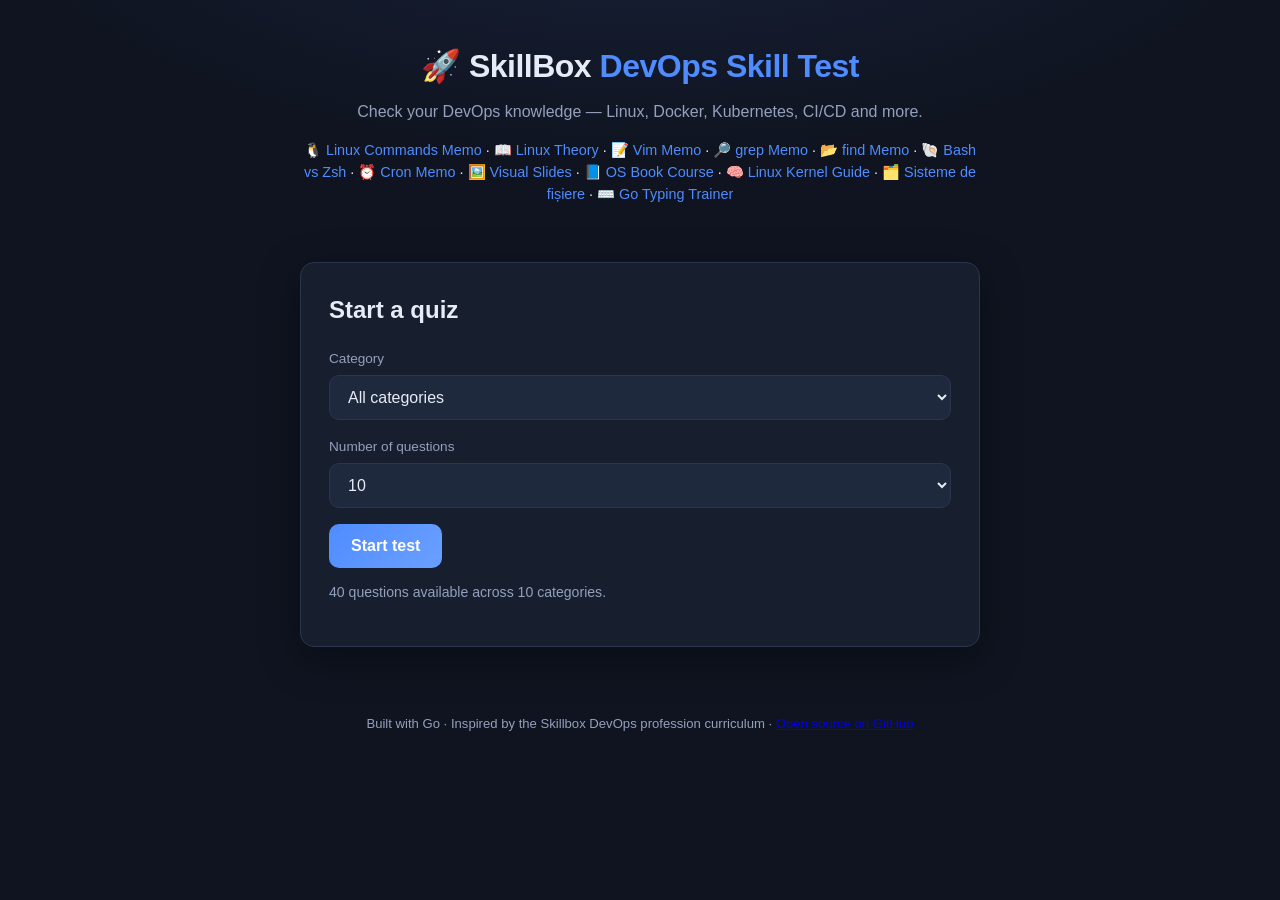
<file: docs/index.html>
<!doctype html>
<html lang="en">
<head>
  <meta charset="utf-8" />
  <meta name="viewport" content="width=device-width, initial-scale=1" />
  <title>SkillBox · DevOps Skill Test</title>
  <link rel="stylesheet" href="style.css" />
</head>
<body>
  <header class="site-header">
    <div class="wrap">
      <h1>🚀 SkillBox <span>DevOps Skill Test</span></h1>
      <p class="tagline">Check your DevOps knowledge — Linux, Docker, Kubernetes, CI/CD and more.</p>
      <p style="font-size:.9rem"><a href="linux.html" style="color:#4f8cff;text-decoration:none">🐧 Linux Commands Memo</a> · <a href="linux-theory.html" style="color:#4f8cff;text-decoration:none">📖 Linux Theory</a> · <a href="vim.html" style="color:#4f8cff;text-decoration:none">📝 Vim Memo</a> · <a href="grep.html" style="color:#4f8cff;text-decoration:none">🔎 grep Memo</a> · <a href="find.html" style="color:#4f8cff;text-decoration:none">📂 find Memo</a> · <a href="bash-vs-zsh.html" style="color:#4f8cff;text-decoration:none">🐚 Bash vs Zsh</a> · <a href="cron.html" style="color:#4f8cff;text-decoration:none">⏰ Cron Memo</a> · <a href="slides.html" style="color:#4f8cff;text-decoration:none">🖼️ Visual Slides</a> · <a href="os-book/" style="color:#4f8cff;text-decoration:none">📘 OS Book Course</a> · <a href="kernel.html" style="color:#4f8cff;text-decoration:none">🧠 Linux Kernel Guide</a> · <a href="files.html" style="color:#4f8cff;text-decoration:none">🗂️ Sisteme de fișiere</a> · <a href="go-typing.html" style="color:#4f8cff;text-decoration:none">⌨️ Go Typing Trainer</a></p>
    </div>
  </header>

  <main class="wrap">
    <!-- Start screen -->
    <section id="start" class="card">
      <h2>Start a quiz</h2>
      <div class="field">
        <label for="category">Category</label>
        <select id="category"></select>
      </div>
      <div class="field">
        <label for="count">Number of questions</label>
        <select id="count">
          <option value="5">5</option>
          <option value="10" selected>10</option>
          <option value="0">All available</option>
        </select>
      </div>
      <button id="startBtn" class="btn primary">Start test</button>
      <p id="startMeta" class="meta"></p>
    </section>

    <!-- Quiz screen -->
    <section id="quiz" class="card hidden">
      <div class="progress"><div id="progressBar"></div></div>
      <p id="qMeta" class="meta"></p>
      <h2 id="qText"></h2>
      <ul id="options" class="options"></ul>
      <div class="quiz-nav">
        <span id="qCounter" class="meta"></span>
        <button id="nextBtn" class="btn primary" disabled>Next</button>
      </div>
    </section>

    <!-- Result screen -->
    <section id="result" class="card hidden">
      <h2>Your result</h2>
      <div id="scoreRing" class="score-ring"><span id="scorePct">0%</span></div>
      <p id="scoreLine" class="score-line"></p>
      <div id="review" class="review"></div>
      <button id="restartBtn" class="btn primary">Try again</button>
    </section>
  </main>

  <footer class="site-footer">
    <div class="wrap">
      <p>Built with Go · Inspired by the Skillbox DevOps profession curriculum · <a href="https://github.com/skybytescode/skillbox">Open source on GitHub</a></p>
    </div>
  </footer>

  <script src="app.js"></script>
</body>
</html>
</file>
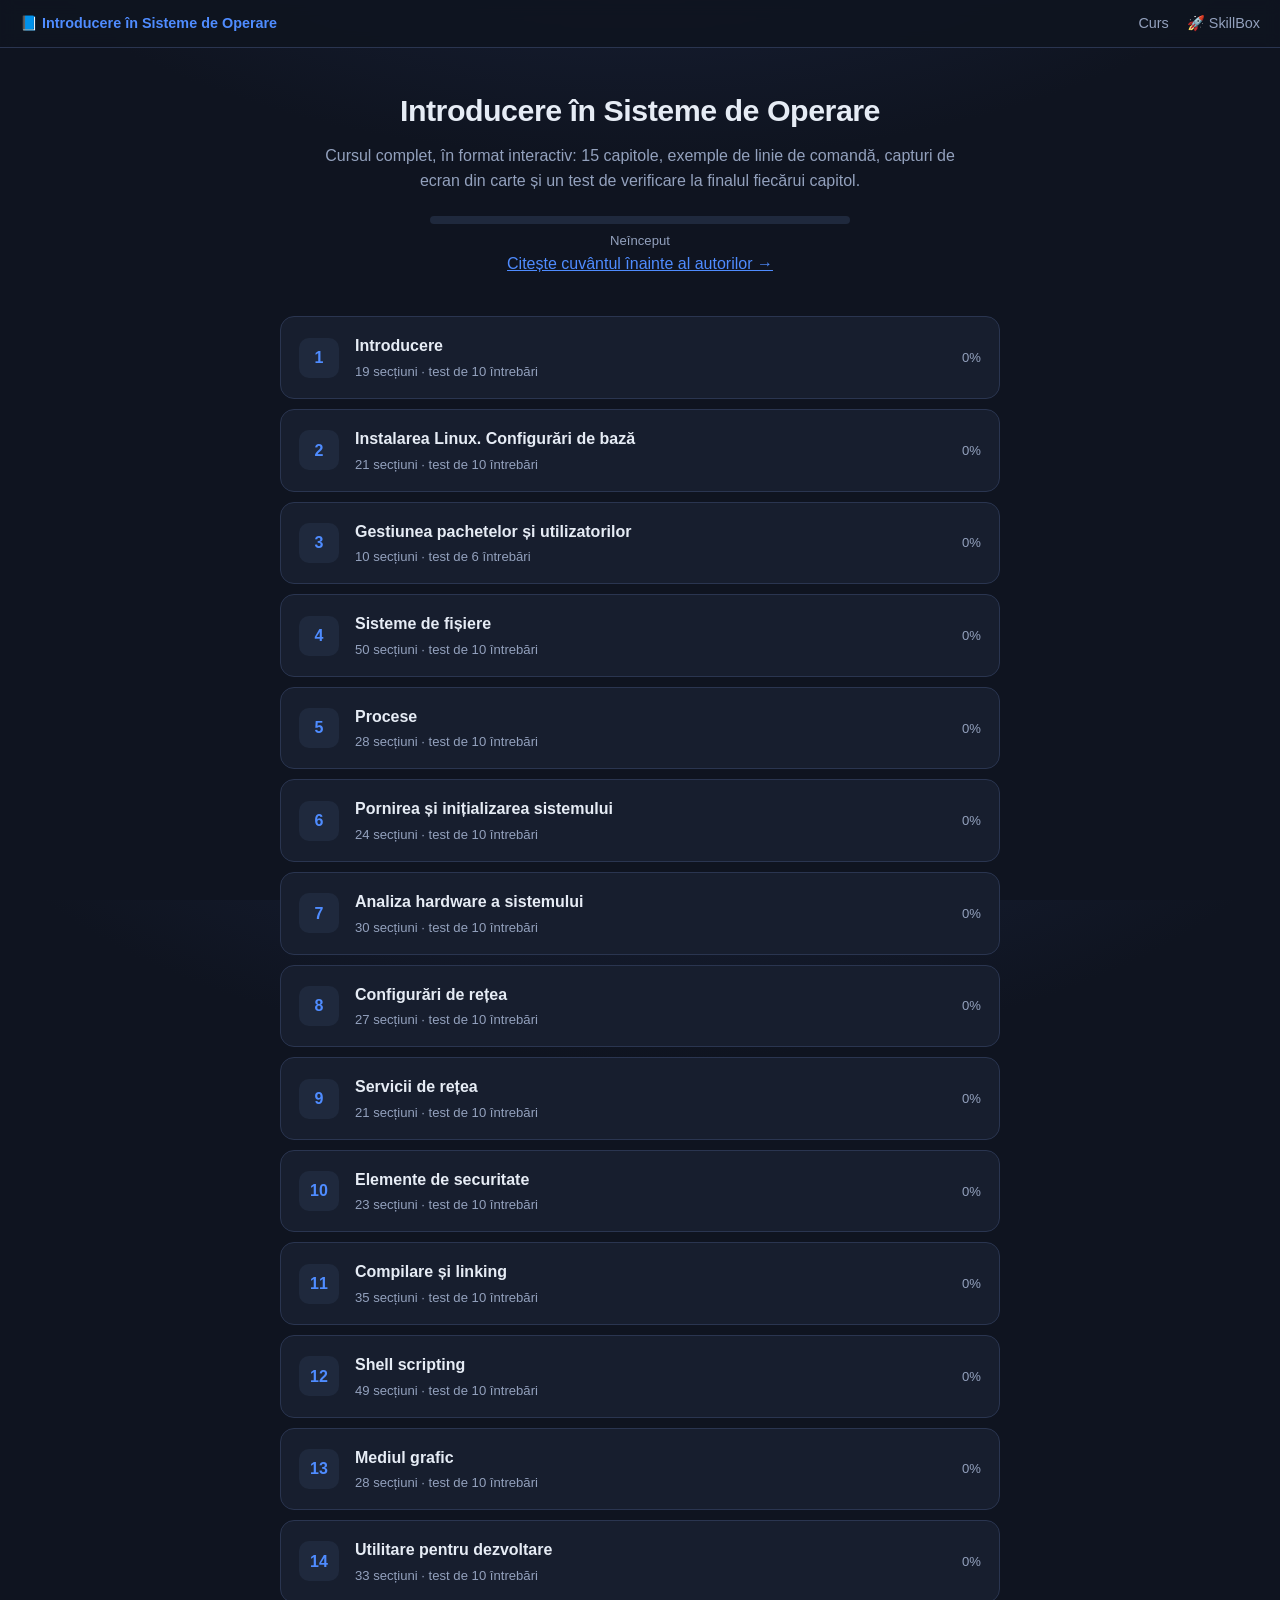
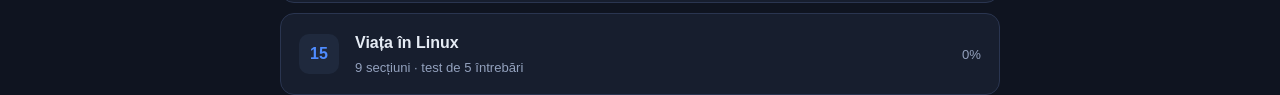
<file: docs/os-book/index.html>
<!doctype html>
<html lang="ro">
<head>
  <meta charset="utf-8" />
  <meta name="viewport" content="width=device-width, initial-scale=1" />
  <title>Introducere în Sisteme de Operare · SkillBox</title>
  <link rel="stylesheet" href="style.css" />
</head>
<body>
  <div class="topbar">
    <div style="display:flex;align-items:center;gap:10px;">
      <button id="menuBtn" class="menu-btn" aria-label="Meniu">☰</button>
      <div class="brand">📘 <span>Introducere în Sisteme de Operare</span></div>
    </div>
    <nav>
      <a href="#/">Curs</a>
      <a href="../">🚀 SkillBox</a>
    </nav>
  </div>

  <!-- Landing / course overview -->
  <main id="landing" class="wrap">
    <div class="hero">
      <h1>Introducere în Sisteme de Operare</h1>
      <p>Cursul complet, în format interactiv: 15 capitole, exemple de linie de comandă,
         capturi de ecran din carte și un test de verificare la finalul fiecărui capitol.</p>
      <div class="overall-progress">
        <div class="bar"><div id="overallBar" style="width:0%"></div></div>
        <div class="label" id="overallLabel">0% parcurs</div>
      </div>
      <p class="foreword-toggle"><a href="#" id="forewordToggle">Citește cuvântul înainte al autorilor →</a></p>
    </div>
    <div id="forewordBox" class="foreword-box hidden">
      <h2>Cuvânt înainte</h2>
      <div id="forewordText"></div>
    </div>
    <div id="chapterList" class="chapter-list"></div>
  </main>

  <!-- Course/step view -->
  <div id="courseView" class="course-shell hidden">
    <aside id="sidebar" class="sidebar"></aside>
    <div id="contentPane" class="content-pane">
      <div class="progress-bar"><div id="stepProgressBar" style="width:0%"></div></div>
      <div class="crumb" id="crumb"></div>
      <div id="stepContent"></div>
      <div class="step-nav">
        <button id="prevBtn" class="btn">← Înapoi</button>
        <button id="homeBtn" class="btn">🏠 Curs</button>
        <button id="nextBtn" class="btn primary">Continuă →</button>
      </div>
    </div>
  </div>

  <script src="app.js"></script>
</body>
</html>
</file>
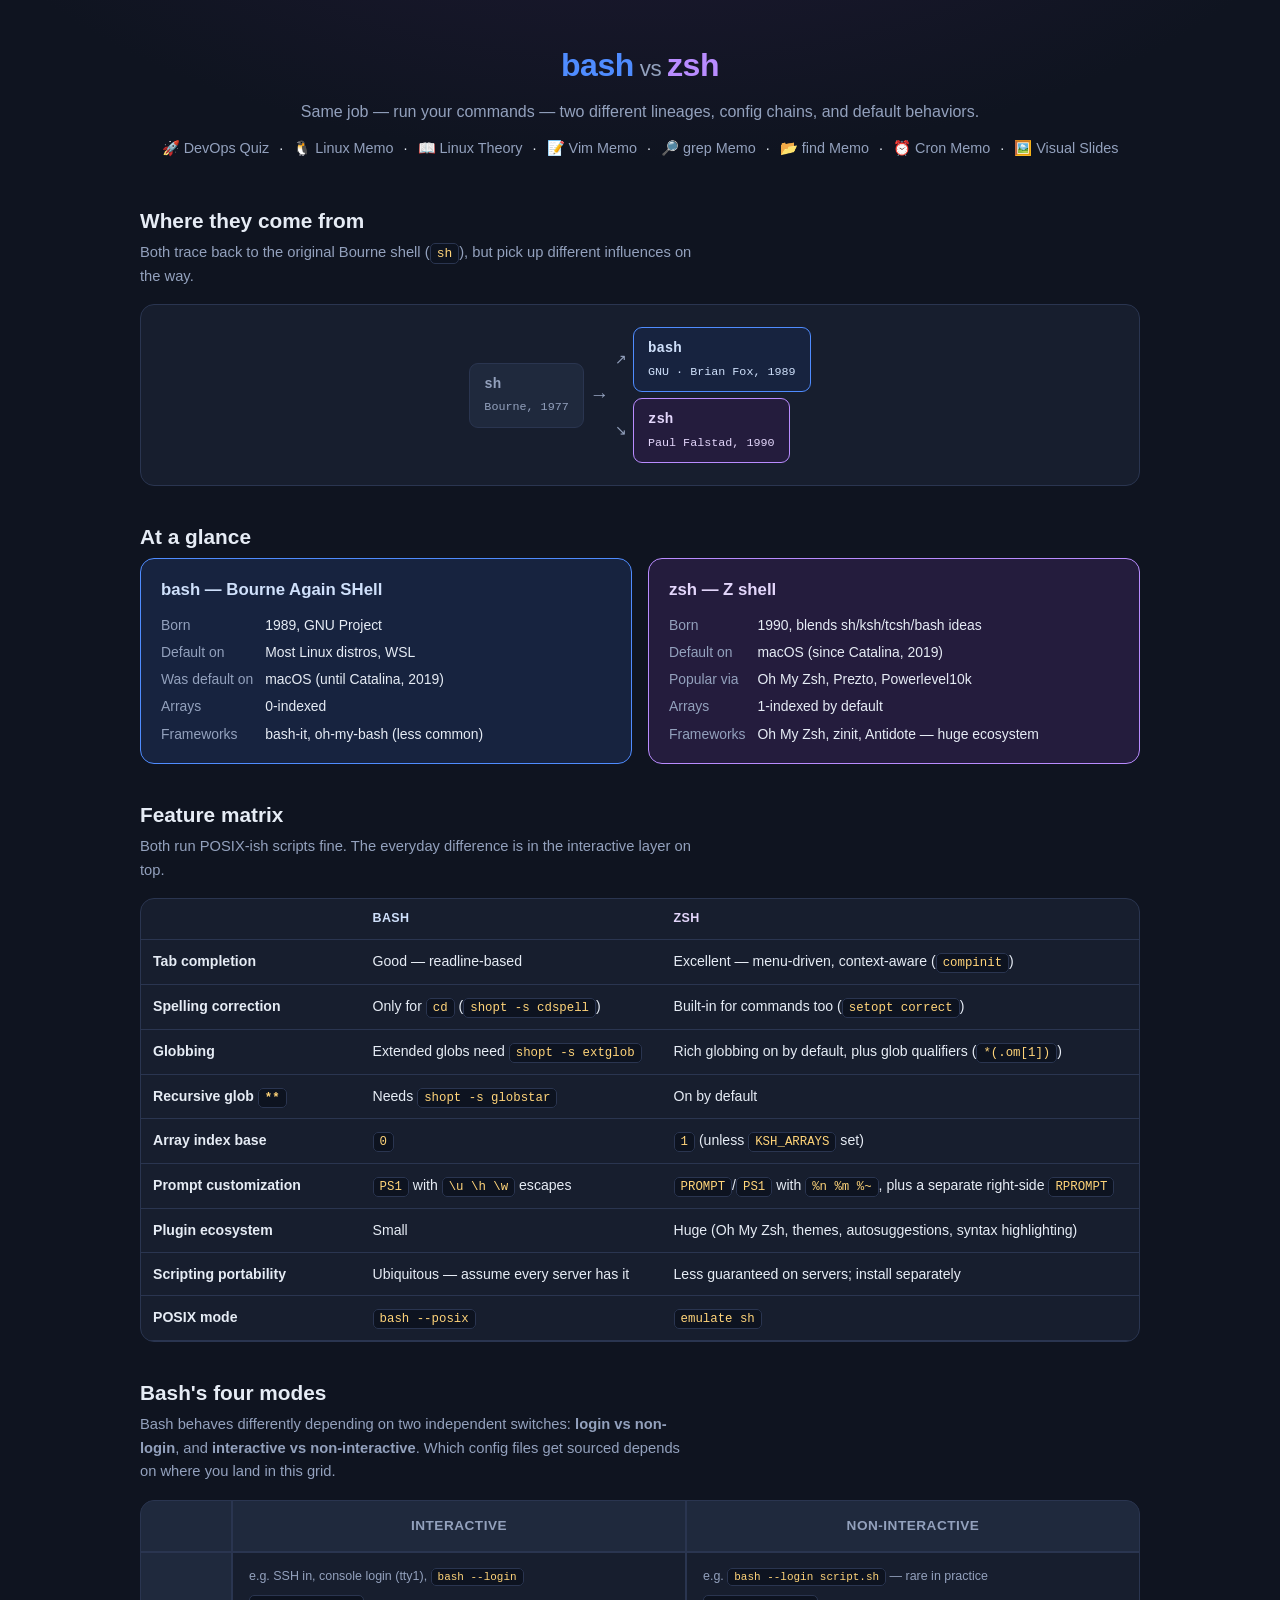
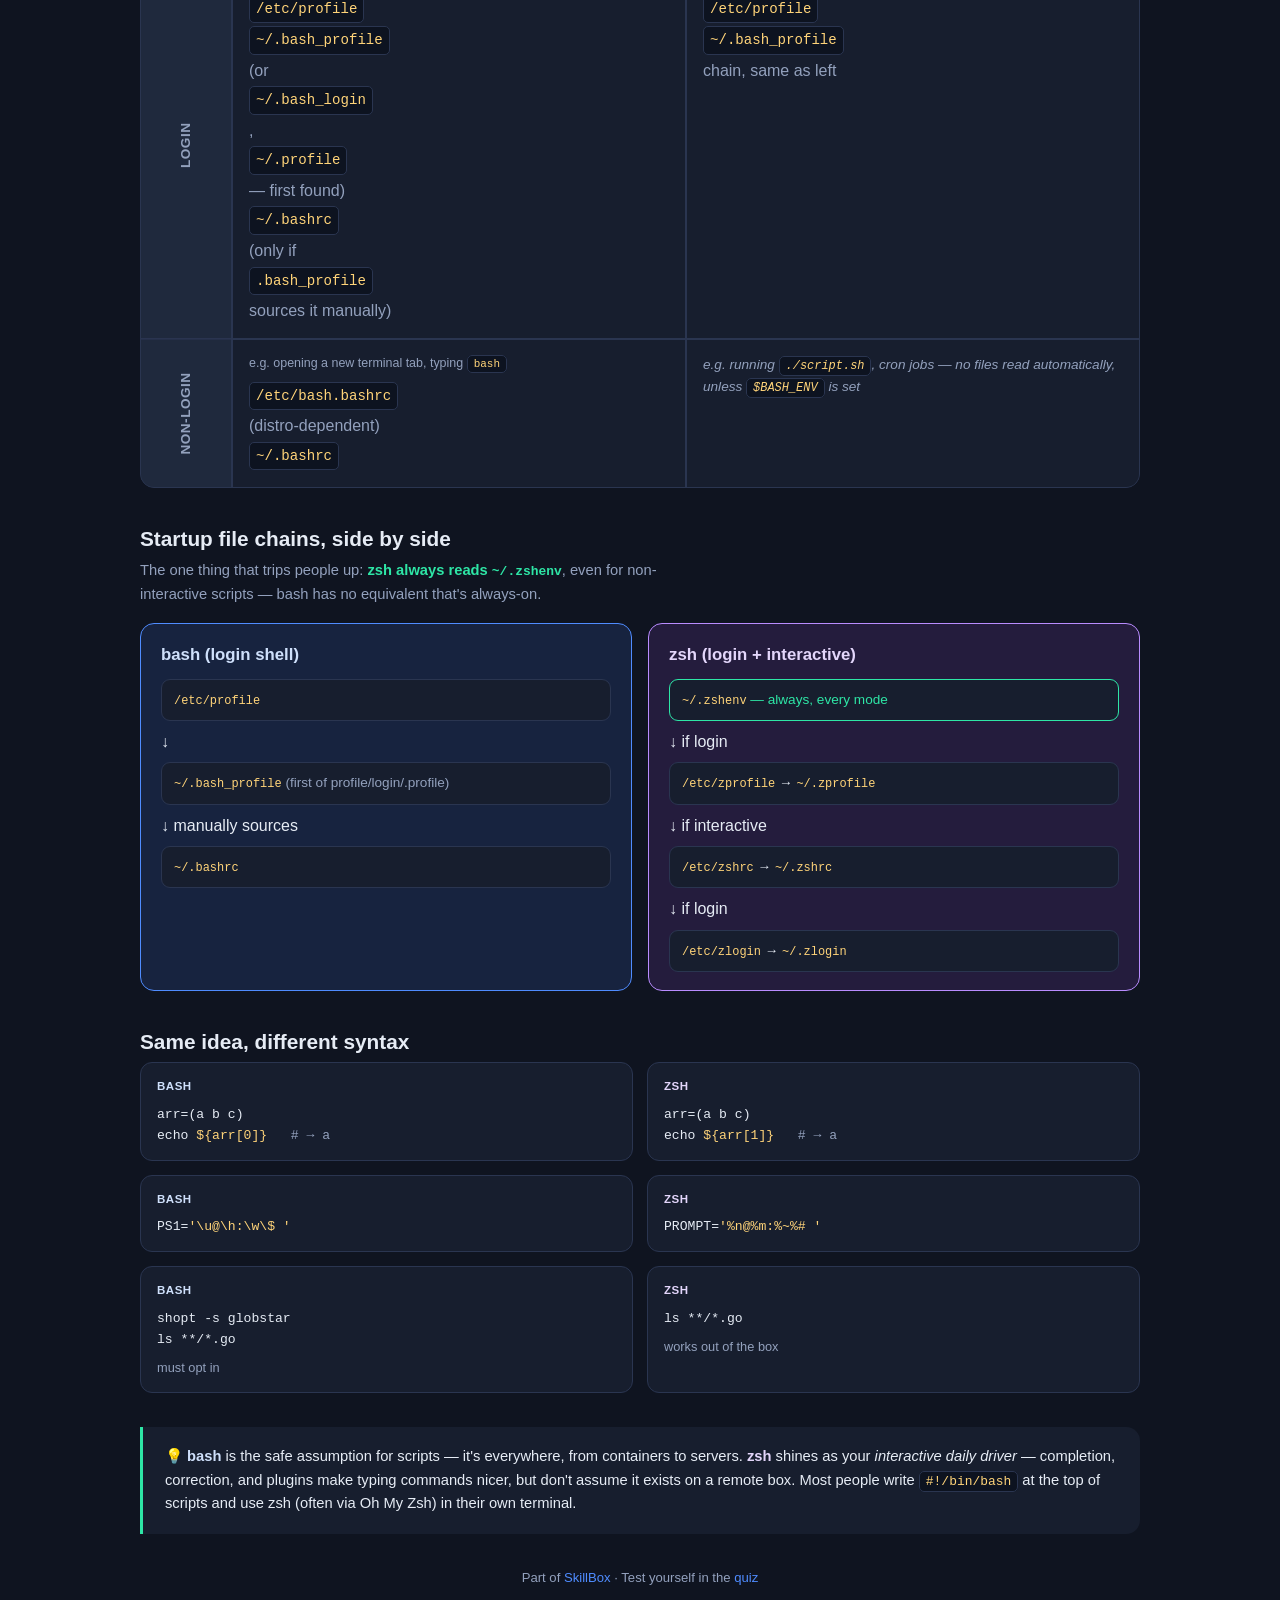
<file: docs/bash-vs-zsh.html>
<!doctype html>
<html lang="en">
<head>
  <meta charset="utf-8" />
  <meta name="viewport" content="width=device-width, initial-scale=1" />
  <title>Bash vs Zsh · SkillBox</title>
  <style>
    :root {
      --bg: #0f1420; --panel: #171e2e; --panel-2: #1f293d;
      --text: #e6ecf5; --muted: #93a1bd; --border: #2a3550; --radius: 14px;
      --code: #ffd479;
      --bash: #4f8cff; --bash-soft: #17233f; --bash-text: #cfe0fb;
      --zsh: #b98cff; --zsh-soft: #241c3d; --zsh-text: #e3d6fb;
      --ok: #2ee6a6; --warn: #ff9d5c;
    }
    * { box-sizing: border-box; }
    body {
      margin: 0;
      font-family: -apple-system, BlinkMacSystemFont, "Segoe UI", Roboto, Helvetica, Arial, sans-serif;
      background: radial-gradient(1200px 600px at 50% -200px, #201a35 0%, var(--bg) 60%);
      color: var(--text); line-height: 1.6; min-height: 100vh;
    }
    a { color: var(--bash); }
    code {
      font-family: "SF Mono", "Fira Code", Menlo, Consolas, monospace;
      color: var(--code); background: #0d1320; padding: 2px 6px;
      border-radius: 5px; border: 1px solid var(--border); font-size: .88em;
    }
    .wrap { max-width: 1040px; margin: 0 auto; padding: 0 20px; }

    .site-header { padding: 40px 0 10px; text-align: center; }
    .site-header h1 { margin: 0; font-size: 2rem; letter-spacing: -0.5px; }
    .site-header h1 .b { color: var(--bash); }
    .site-header h1 .z { color: var(--zsh); }
    .site-header h1 .vs { color: var(--muted); font-size: .7em; margin: 0 6px; font-weight: 400; }
    .tagline { color: var(--muted); margin: 8px 0 0; }
    .nav { margin-top: 12px; font-size: .9rem; }
    .nav a { text-decoration: none; margin: 0 6px; color: var(--muted); }
    .nav a:hover { text-decoration: underline; color: var(--text); }

    main { padding-bottom: 40px; }
    section.block { margin: 34px 0; }
    .block h2 { font-size: 1.3rem; margin: 0 0 4px; }
    .block .lede { color: var(--muted); font-size: .92rem; margin: 0 0 16px; max-width: 68ch; }

    /* Lineage flow */
    .lineage {
      display: flex; align-items: center; justify-content: center; flex-wrap: wrap;
      gap: 6px; padding: 22px 16px; background: var(--panel); border: 1px solid var(--border);
      border-radius: var(--radius);
    }
    .lnode {
      font-family: "SF Mono", Menlo, monospace; font-weight: 700; font-size: .88rem;
      padding: 9px 14px; border-radius: 9px; border: 1.5px solid var(--border); background: var(--panel-2);
      white-space: nowrap;
    }
    .lnode.root { color: var(--muted); }
    .lnode.bash { color: var(--bash-text); background: var(--bash-soft); border-color: var(--bash); }
    .lnode.zsh { color: var(--zsh-text); background: var(--zsh-soft); border-color: var(--zsh); }
    .larrow { color: var(--muted); font-size: 1.2rem; }
    .lfork { display: flex; flex-direction: column; gap: 6px; }
    @media (max-width: 640px) { .lineage { flex-direction: column; } .larrow { transform: rotate(90deg); } }

    /* Spec cards */
    .cols { display: grid; grid-template-columns: 1fr 1fr; gap: 16px; }
    @media (max-width: 640px) { .cols { grid-template-columns: 1fr; } }
    .shellcard { border-radius: var(--radius); padding: 18px 20px; border: 1.5px solid; }
    .shellcard.bash { background: var(--bash-soft); border-color: var(--bash); }
    .shellcard.zsh { background: var(--zsh-soft); border-color: var(--zsh); }
    .shellcard h3 { margin: 0 0 10px; font-size: 1.05rem; }
    .shellcard.bash h3 { color: var(--bash-text); }
    .shellcard.zsh h3 { color: var(--zsh-text); }
    .shellcard dl { margin: 0; display: grid; grid-template-columns: auto 1fr; gap: 5px 12px; font-size: .87rem; }
    .shellcard dt { color: var(--muted); }
    .shellcard dd { margin: 0; }

    /* Feature matrix */
    table.matrix { width: 100%; border-collapse: collapse; font-size: .88rem; }
    table.matrix th, table.matrix td { padding: 10px 12px; border-bottom: 1px solid var(--border); text-align: left; vertical-align: top; }
    table.matrix thead th { color: var(--muted); font-weight: 600; font-size: .78rem; text-transform: uppercase; letter-spacing: .4px; }
    table.matrix thead th.bash { color: var(--bash-text); }
    table.matrix thead th.zsh { color: var(--zsh-text); }
    table.matrix td.feat { color: var(--text); font-weight: 600; width: 22%; }
    .tblwrap { overflow-x: auto; border: 1px solid var(--border); border-radius: var(--radius); background: var(--panel); }
    .tblwrap table { margin: 0; }
    .tblwrap th, .tblwrap td { padding: 12px 16px; }

    /* Modes 2x2 grid */
    .modes {
      display: grid; grid-template-columns: 90px 1fr 1fr; gap: 2px;
      background: var(--border); border: 1px solid var(--border); border-radius: var(--radius); overflow: hidden;
    }
    .modes > div { background: var(--panel); padding: 14px 16px; }
    .modes .corner { background: var(--panel-2); }
    .modes .axis-top { background: var(--panel-2); text-align: center; font-weight: 700; font-size: .85rem; color: var(--muted); text-transform: uppercase; letter-spacing: .5px; display: flex; align-items: center; justify-content: center; }
    .modes .axis-left { background: var(--panel-2); writing-mode: vertical-rl; transform: rotate(180deg); text-align: center; font-weight: 700; font-size: .85rem; color: var(--muted); text-transform: uppercase; letter-spacing: .5px; display: flex; align-items: center; justify-content: center; }
    .modes .cell .eg { color: var(--muted); font-size: .78rem; margin-bottom: 8px; }
    .modes .cell .files code { display: block; margin: 3px 0; width: fit-content; }
    .modes .cell.empty { color: var(--muted); font-style: italic; font-size: .85rem; }
    @media (max-width: 700px) {
      .modes { grid-template-columns: 60px 1fr; }
      .modes .axis-top:nth-of-type(3) { display: none; }
    }

    /* Startup chains */
    .chain { display: flex; flex-direction: column; gap: 8px; }
    .clink { display: flex; align-items: center; gap: 10px; }
    .clink .n { flex: 1; background: var(--panel); border: 1px solid var(--border); border-radius: 9px; padding: 9px 12px; font-size: .85rem; }
    .clink .n code { background: transparent; border: none; padding: 0; }
    .clink .always { border-color: var(--ok); }
    .clink .arrow-down { text-align: center; color: var(--muted); }

    /* Syntax diff */
    .diffgrid { display: grid; grid-template-columns: 1fr 1fr; gap: 14px; }
    @media (max-width: 640px) { .diffgrid { grid-template-columns: 1fr; } }
    .diffcard { background: var(--panel); border: 1px solid var(--border); border-radius: 12px; padding: 14px 16px; }
    .diffcard .who { font-size: .72rem; text-transform: uppercase; letter-spacing: .5px; font-weight: 700; margin-bottom: 8px; }
    .diffcard.bash .who { color: var(--bash-text); }
    .diffcard.zsh .who { color: var(--zsh-text); }
    .diffcard pre { margin: 0; font-family: "SF Mono", Menlo, monospace; font-size: .82rem; white-space: pre-wrap; word-break: break-word; }
    .diffcard pre .c1 { color: var(--code); }
    .diffcard .note { color: var(--muted); font-size: .8rem; margin-top: 8px; }

    .verdict {
      background: var(--panel); border-left: 3px solid var(--ok); border-radius: 0 var(--radius) var(--radius) 0;
      padding: 18px 22px; font-size: .92rem;
    }
    .verdict b.b { color: var(--bash-text); }
    .verdict b.z { color: var(--zsh-text); }

    .site-footer { text-align: center; padding: 20px 0 40px; color: var(--muted); font-size: .82rem; }
    .site-footer a { text-decoration: none; }
  </style>
</head>
<body>
  <header class="site-header">
    <div class="wrap">
      <h1><span class="b">bash</span><span class="vs">vs</span><span class="z">zsh</span></h1>
      <p class="tagline">Same job — run your commands — two different lineages, config chains, and default behaviors.</p>
      <nav class="nav">
        <a href="./">🚀 DevOps Quiz</a> ·
        <a href="linux.html">🐧 Linux Memo</a> ·
        <a href="linux-theory.html">📖 Linux Theory</a> ·
        <a href="vim.html">📝 Vim Memo</a> ·
        <a href="grep.html">🔎 grep Memo</a> ·
        <a href="find.html">📂 find Memo</a> ·
        <a href="cron.html">⏰ Cron Memo</a> ·
        <a href="slides.html">🖼️ Visual Slides</a>
      </nav>
    </div>
  </header>

  <main class="wrap">

    <section class="block">
      <h2>Where they come from</h2>
      <p class="lede">Both trace back to the original Bourne shell (<code>sh</code>), but pick up different influences on the way.</p>
      <div class="lineage">
        <div class="lnode root">sh<br><small style="color:var(--muted);font-weight:400">Bourne, 1977</small></div>
        <div class="larrow">→</div>
        <div class="lfork">
          <div style="display:flex;align-items:center;gap:6px">
            <span class="larrow" style="font-size:.9rem">↗</span>
            <div class="lnode bash">bash<br><small style="font-weight:400">GNU · Brian Fox, 1989</small></div>
          </div>
          <div style="display:flex;align-items:center;gap:6px">
            <span class="larrow" style="font-size:.9rem">↘</span>
            <div class="lnode zsh">zsh<br><small style="font-weight:400">Paul Falstad, 1990</small></div>
          </div>
        </div>
      </div>
    </section>

    <section class="block">
      <h2>At a glance</h2>
      <div class="cols">
        <div class="shellcard bash">
          <h3>bash — Bourne Again SHell</h3>
          <dl>
            <dt>Born</dt><dd>1989, GNU Project</dd>
            <dt>Default on</dt><dd>Most Linux distros, WSL</dd>
            <dt>Was default on</dt><dd>macOS (until Catalina, 2019)</dd>
            <dt>Arrays</dt><dd>0-indexed</dd>
            <dt>Frameworks</dt><dd>bash-it, oh-my-bash (less common)</dd>
          </dl>
        </div>
        <div class="shellcard zsh">
          <h3>zsh — Z shell</h3>
          <dl>
            <dt>Born</dt><dd>1990, blends sh/ksh/tcsh/bash ideas</dd>
            <dt>Default on</dt><dd>macOS (since Catalina, 2019)</dd>
            <dt>Popular via</dt><dd>Oh My Zsh, Prezto, Powerlevel10k</dd>
            <dt>Arrays</dt><dd>1-indexed by default</dd>
            <dt>Frameworks</dt><dd>Oh My Zsh, zinit, Antidote — huge ecosystem</dd>
          </dl>
        </div>
      </div>
    </section>

    <section class="block">
      <h2>Feature matrix</h2>
      <p class="lede">Both run POSIX-ish scripts fine. The everyday difference is in the interactive layer on top.</p>
      <div class="tblwrap">
        <table class="matrix">
          <thead><tr><th></th><th class="bash">bash</th><th class="zsh">zsh</th></tr></thead>
          <tbody>
            <tr><td class="feat">Tab completion</td><td>Good — readline-based</td><td>Excellent — menu-driven, context-aware (<code>compinit</code>)</td></tr>
            <tr><td class="feat">Spelling correction</td><td>Only for <code>cd</code> (<code>shopt -s cdspell</code>)</td><td>Built-in for commands too (<code>setopt correct</code>)</td></tr>
            <tr><td class="feat">Globbing</td><td>Extended globs need <code>shopt -s extglob</code></td><td>Rich globbing on by default, plus glob qualifiers (<code>*(.om[1])</code>)</td></tr>
            <tr><td class="feat">Recursive glob <code>**</code></td><td>Needs <code>shopt -s globstar</code></td><td>On by default</td></tr>
            <tr><td class="feat">Array index base</td><td><code>0</code></td><td><code>1</code> (unless <code>KSH_ARRAYS</code> set)</td></tr>
            <tr><td class="feat">Prompt customization</td><td><code>PS1</code> with <code>\u \h \w</code> escapes</td><td><code>PROMPT</code>/<code>PS1</code> with <code>%n %m %~</code>, plus a separate right-side <code>RPROMPT</code></td></tr>
            <tr><td class="feat">Plugin ecosystem</td><td>Small</td><td>Huge (Oh My Zsh, themes, autosuggestions, syntax highlighting)</td></tr>
            <tr><td class="feat">Scripting portability</td><td>Ubiquitous — assume every server has it</td><td>Less guaranteed on servers; install separately</td></tr>
            <tr><td class="feat">POSIX mode</td><td><code>bash --posix</code></td><td><code>emulate sh</code></td></tr>
          </tbody>
        </table>
      </div>
    </section>

    <section class="block">
      <h2>Bash's four modes</h2>
      <p class="lede">Bash behaves differently depending on two independent switches: <b>login vs non-login</b>, and <b>interactive vs non-interactive</b>. Which config files get sourced depends on where you land in this grid.</p>
      <div class="modes">
        <div class="corner"></div>
        <div class="axis-top">Interactive</div>
        <div class="axis-top">Non-interactive</div>

        <div class="axis-left">Login</div>
        <div class="cell">
          <div class="eg">e.g. SSH in, console login (tty1), <code>bash --login</code></div>
          <div class="files">
            <code>/etc/profile</code>
            <code>~/.bash_profile</code> <span style="color:var(--muted)">(or <code>~/.bash_login</code>, <code>~/.profile</code> — first found)</span>
            <code>~/.bashrc</code> <span style="color:var(--muted)">(only if <code>.bash_profile</code> sources it manually)</span>
          </div>
        </div>
        <div class="cell">
          <div class="eg">e.g. <code>bash --login script.sh</code> — rare in practice</div>
          <div class="files">
            <code>/etc/profile</code>
            <code>~/.bash_profile</code> <span style="color:var(--muted)">chain, same as left</span>
          </div>
        </div>

        <div class="axis-left">Non-login</div>
        <div class="cell">
          <div class="eg">e.g. opening a new terminal tab, typing <code>bash</code></div>
          <div class="files">
            <code>/etc/bash.bashrc</code> <span style="color:var(--muted)">(distro-dependent)</span>
            <code>~/.bashrc</code>
          </div>
        </div>
        <div class="cell empty">
          e.g. running <code>./script.sh</code>, cron jobs — no files read automatically, unless <code>$BASH_ENV</code> is set
        </div>
      </div>
    </section>

    <section class="block">
      <h2>Startup file chains, side by side</h2>
      <p class="lede">The one thing that trips people up: <strong style="color:var(--ok)">zsh always reads <code style="color:var(--ok);background:transparent;border:none;padding:0">~/.zshenv</code></strong>, even for non-interactive scripts — bash has no equivalent that's always-on.</p>
      <div class="cols">
        <div class="shellcard bash">
          <h3>bash (login shell)</h3>
          <div class="chain">
            <div class="clink"><div class="n"><code>/etc/profile</code></div></div>
            <div class="arrow-down">↓</div>
            <div class="clink"><div class="n"><code>~/.bash_profile</code> <span style="color:var(--muted)">(first of profile/login/.profile)</span></div></div>
            <div class="arrow-down">↓ manually sources</div>
            <div class="clink"><div class="n"><code>~/.bashrc</code></div></div>
          </div>
        </div>
        <div class="shellcard zsh">
          <h3>zsh (login + interactive)</h3>
          <div class="chain">
            <div class="clink"><div class="n always" style="border:1px solid var(--ok)"><code>~/.zshenv</code> <span style="color:var(--ok)">— always, every mode</span></div></div>
            <div class="arrow-down">↓ if login</div>
            <div class="clink"><div class="n"><code>/etc/zprofile</code> → <code>~/.zprofile</code></div></div>
            <div class="arrow-down">↓ if interactive</div>
            <div class="clink"><div class="n"><code>/etc/zshrc</code> → <code>~/.zshrc</code></div></div>
            <div class="arrow-down">↓ if login</div>
            <div class="clink"><div class="n"><code>/etc/zlogin</code> → <code>~/.zlogin</code></div></div>
          </div>
        </div>
      </div>
    </section>

    <section class="block">
      <h2>Same idea, different syntax</h2>
      <div class="diffgrid">
        <div class="diffcard bash">
          <div class="who">bash</div>
          <pre>arr=(a b c)
echo <span class="c1">${arr[0]}</span>   <span style="color:var(--muted)"># → a</span></pre>
        </div>
        <div class="diffcard zsh">
          <div class="who">zsh</div>
          <pre>arr=(a b c)
echo <span class="c1">${arr[1]}</span>   <span style="color:var(--muted)"># → a</span></pre>
        </div>
        <div class="diffcard bash">
          <div class="who">bash</div>
          <pre>PS1=<span class="c1">'\u@\h:\w\$ '</span></pre>
        </div>
        <div class="diffcard zsh">
          <div class="who">zsh</div>
          <pre>PROMPT=<span class="c1">'%n@%m:%~%# '</span></pre>
        </div>
        <div class="diffcard bash">
          <div class="who">bash</div>
          <pre>shopt -s globstar
ls **/*.go</pre>
          <div class="note">must opt in</div>
        </div>
        <div class="diffcard zsh">
          <div class="who">zsh</div>
          <pre>ls **/*.go</pre>
          <div class="note">works out of the box</div>
        </div>
      </div>
    </section>

    <div class="verdict">
      💡 <b class="b">bash</b> is the safe assumption for scripts — it's everywhere, from containers to servers. <b class="z">zsh</b> shines as your <em>interactive daily driver</em> — completion, correction, and plugins make typing commands nicer, but don't assume it exists on a remote box. Most people write <code>#!/bin/bash</code> at the top of scripts and use zsh (often via Oh My Zsh) in their own terminal.
    </div>

  </main>

  <footer class="site-footer">
    <p>Part of <a href="https://github.com/skybytescode/skillbox">SkillBox</a> · Test yourself in the <a href="./">quiz</a></p>
  </footer>
</body>
</html>
</file>
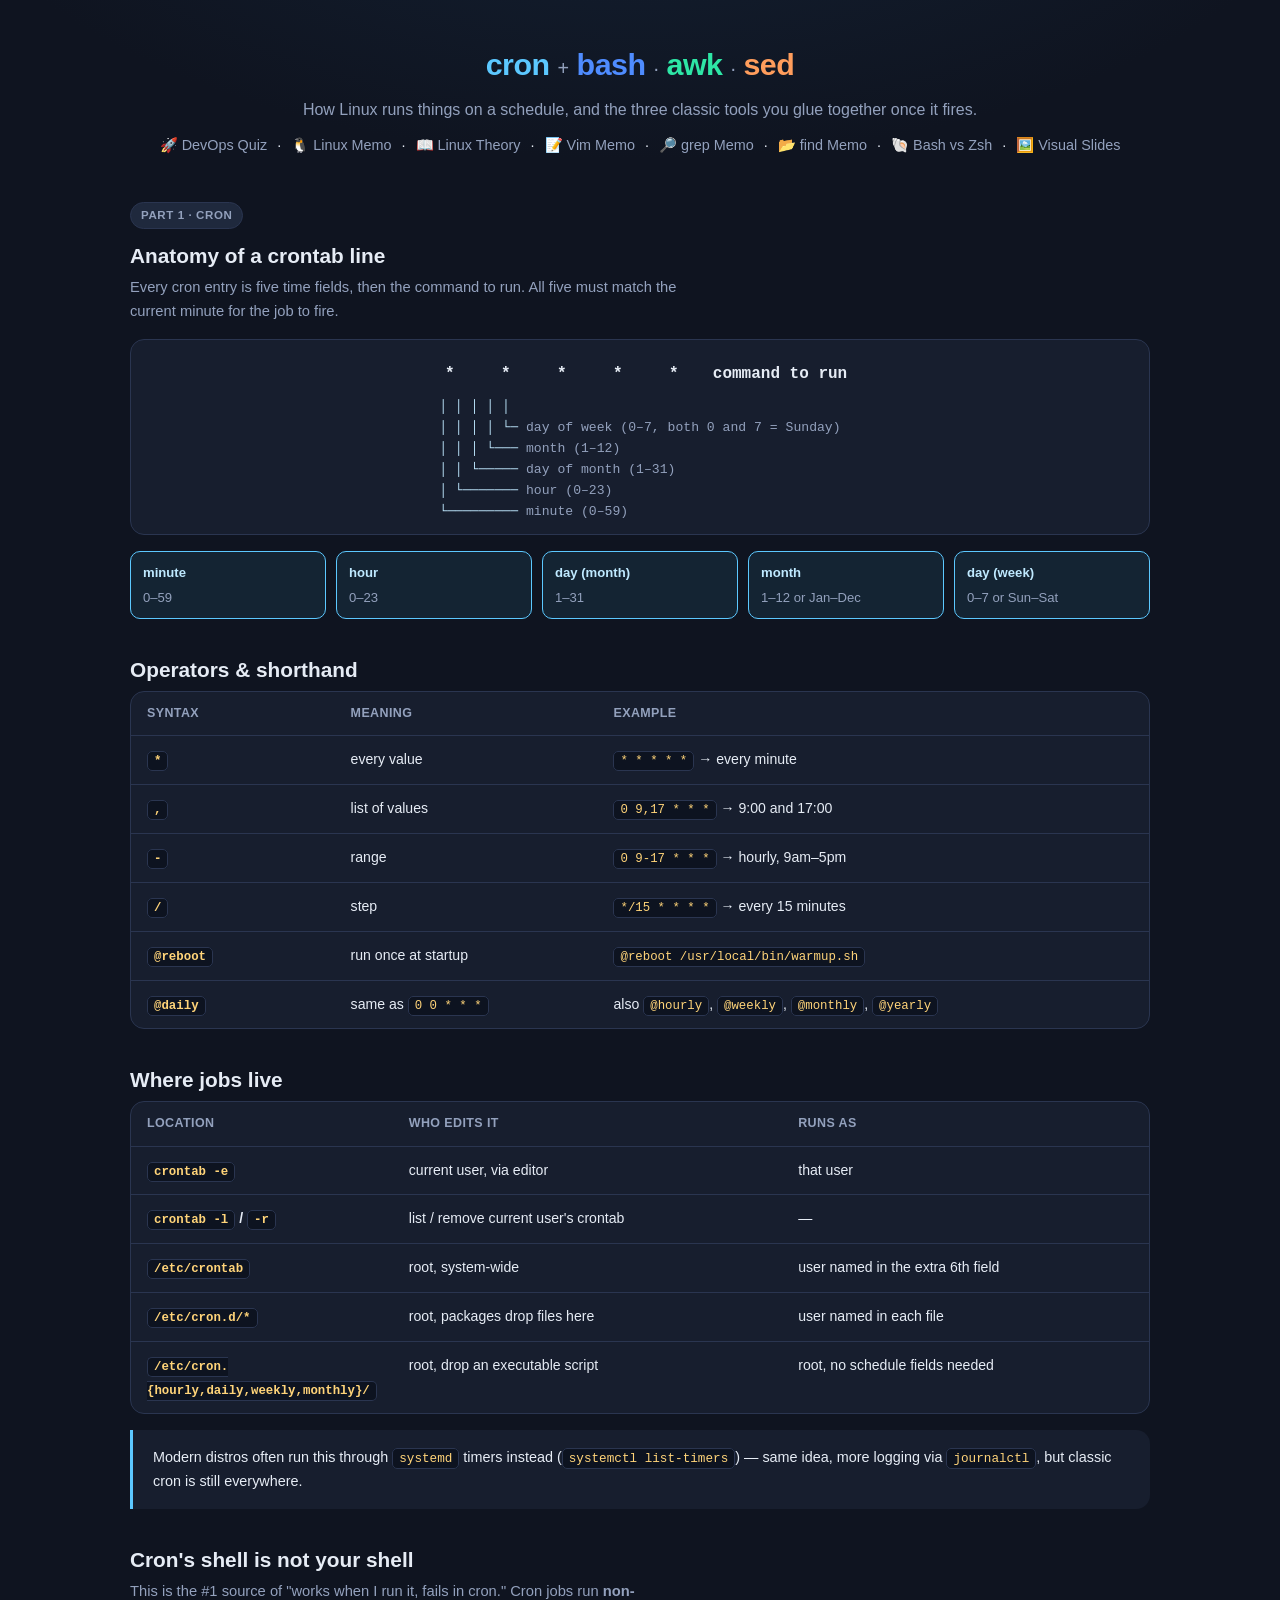
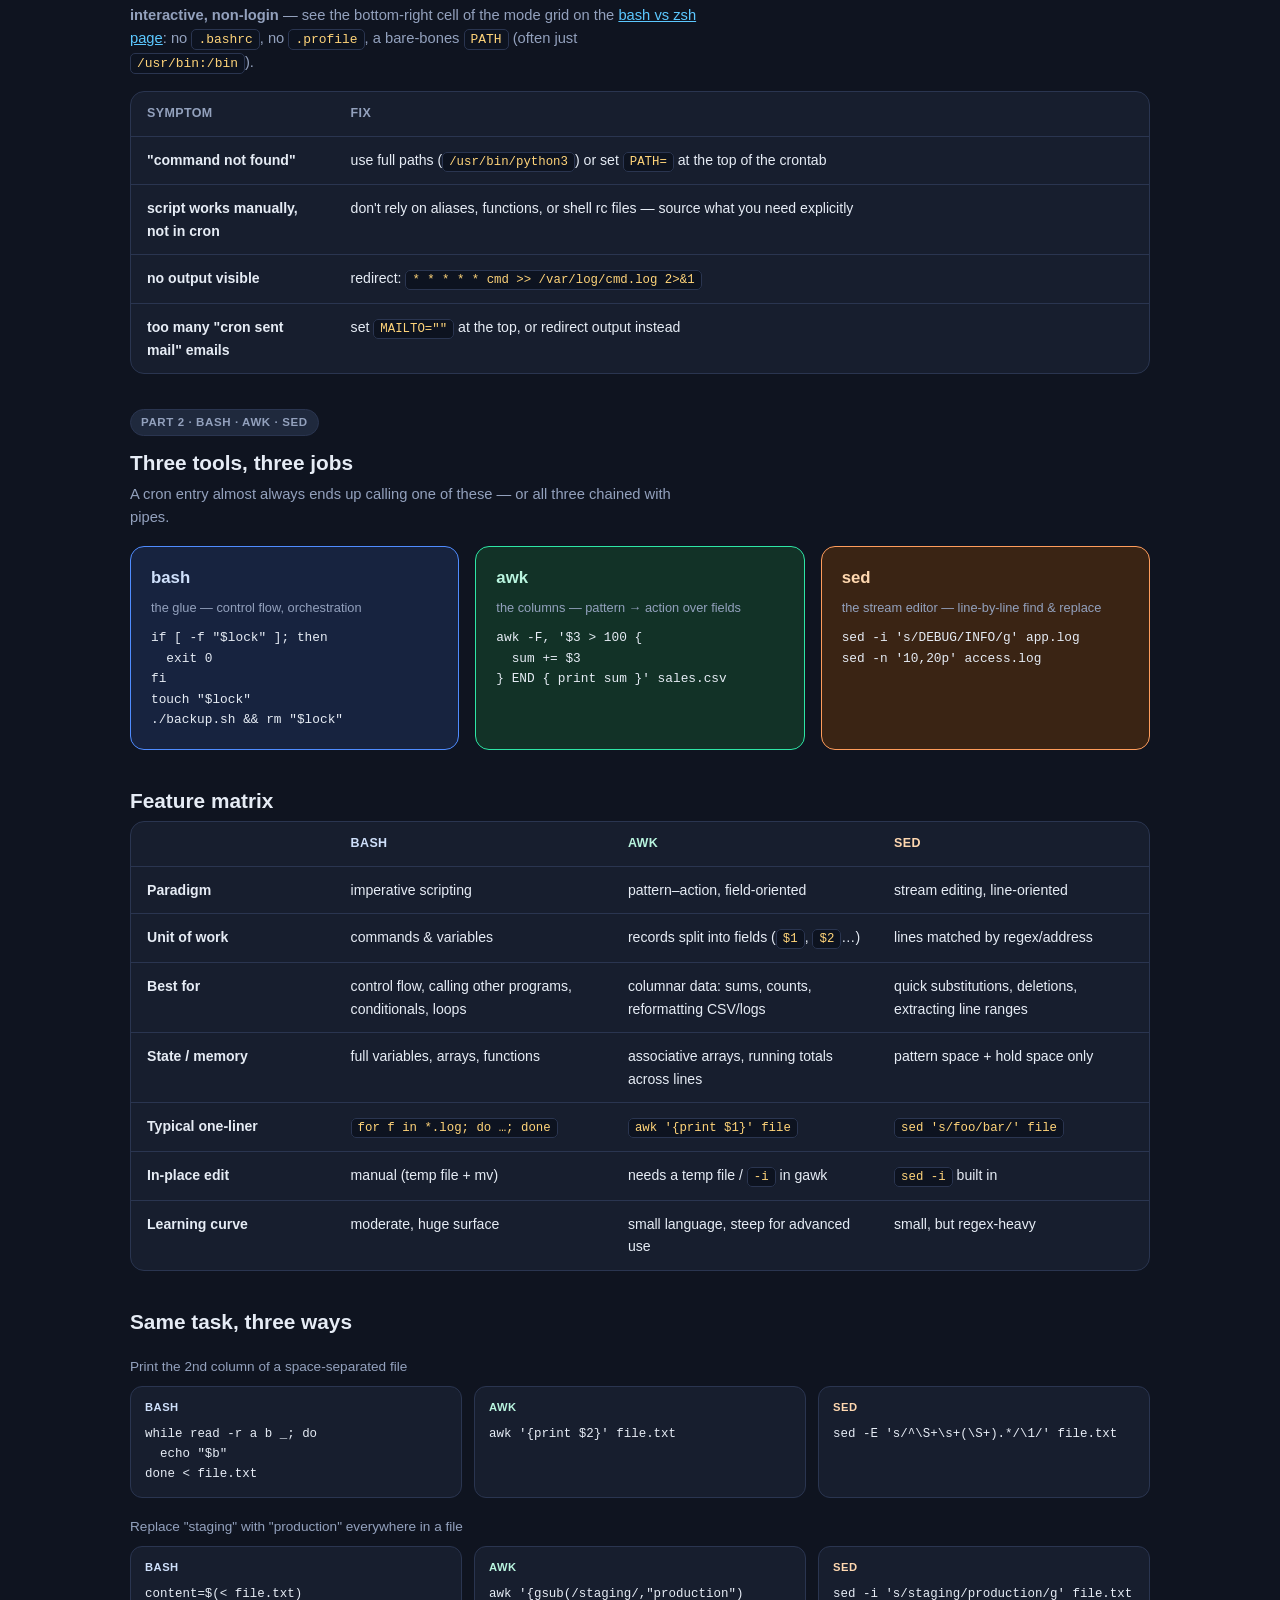
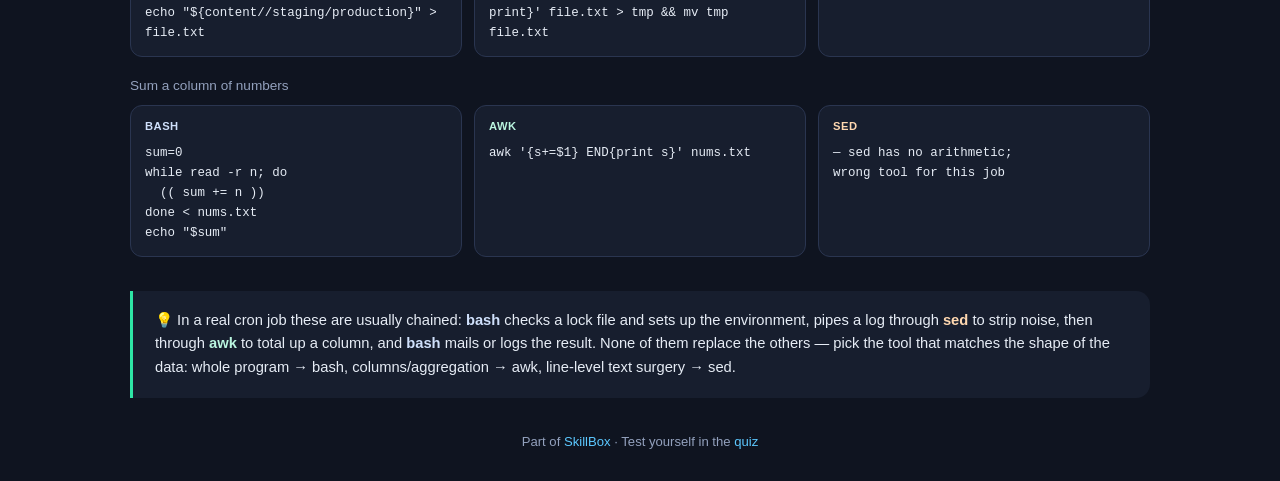
<file: docs/cron.html>
<!doctype html>
<html lang="en">
<head>
  <meta charset="utf-8" />
  <meta name="viewport" content="width=device-width, initial-scale=1" />
  <title>Cron Jobs · bash vs awk vs sed · SkillBox</title>
  <style>
    :root {
      --bg: #0f1420; --panel: #171e2e; --panel-2: #1f293d;
      --text: #e6ecf5; --muted: #93a1bd; --border: #2a3550; --radius: 14px;
      --code: #ffd479;
      --cron: #5cc8ff; --cron-soft: #142433; --cron-text: #bfe9ff;
      --bash: #4f8cff; --bash-soft: #17233f; --bash-text: #cfe0fb;
      --awk: #2ee6a6; --awk-soft: #123227; --awk-text: #b9f5df;
      --sed: #ff9d5c; --sed-soft: #3a2414; --sed-text: #ffd8b0;
      --ok: #2ee6a6;
    }
    * { box-sizing: border-box; }
    body {
      margin: 0;
      font-family: -apple-system, BlinkMacSystemFont, "Segoe UI", Roboto, Helvetica, Arial, sans-serif;
      background: radial-gradient(1200px 600px at 50% -200px, #142235 0%, var(--bg) 60%);
      color: var(--text); line-height: 1.6; min-height: 100vh;
    }
    a { color: var(--cron); }
    code {
      font-family: "SF Mono", "Fira Code", Menlo, Consolas, monospace;
      color: var(--code); background: #0d1320; padding: 2px 6px;
      border-radius: 5px; border: 1px solid var(--border); font-size: .88em;
    }
    .wrap { max-width: 1060px; margin: 0 auto; padding: 0 20px; }

    .site-header { padding: 40px 0 10px; text-align: center; }
    .site-header h1 { margin: 0; font-size: 1.9rem; letter-spacing: -0.5px; }
    .site-header h1 .c { color: var(--cron); }
    .site-header h1 .sep { color: var(--muted); font-size: .65em; margin: 0 8px; font-weight: 400; }
    .site-header h1 .b { color: var(--bash); }
    .site-header h1 .a { color: var(--awk); }
    .site-header h1 .s { color: var(--sed); }
    .tagline { color: var(--muted); margin: 8px 0 0; }
    .nav { margin-top: 12px; font-size: .9rem; }
    .nav a { text-decoration: none; margin: 0 6px; color: var(--muted); }
    .nav a:hover { text-decoration: underline; color: var(--text); }

    main { padding-bottom: 40px; }
    section.block { margin: 34px 0; }
    .block h2 { font-size: 1.3rem; margin: 0 0 4px; }
    .block .lede { color: var(--muted); font-size: .92rem; margin: 0 0 16px; max-width: 70ch; }
    .kicker { display: inline-block; font-size: .72rem; text-transform: uppercase; letter-spacing: .6px; font-weight: 700; color: var(--muted); background: var(--panel-2); border: 1px solid var(--border); border-radius: 999px; padding: 3px 10px; margin-bottom: 10px; }

    /* Cron field diagram */
    .cronline {
      font-family: "SF Mono", Menlo, monospace; font-size: 1rem; text-align: center;
      background: var(--panel); border: 1px solid var(--border); border-radius: var(--radius);
      padding: 22px 16px 10px; overflow-x: auto;
    }
    .cronline .stars { display: flex; justify-content: center; gap: 22px; white-space: nowrap; font-weight: 700; }
    .cronline .stars span { display: inline-block; width: 34px; }
    pre.diagram { font-family: "SF Mono", Menlo, monospace; font-size: .82rem; color: var(--muted); margin: 8px 0 0; text-align: left; display: inline-block; white-space: pre; }
    pre.diagram b { color: var(--cron-text); }

    .fieldcards { display: grid; grid-template-columns: repeat(5, 1fr); gap: 10px; margin-top: 16px; }
    @media (max-width: 800px) { .fieldcards { grid-template-columns: repeat(2, 1fr); } }
    .fcard { background: var(--cron-soft); border: 1px solid var(--cron); border-radius: 10px; padding: 10px 12px; font-size: .82rem; }
    .fcard .name { color: var(--cron-text); font-weight: 700; margin-bottom: 4px; }
    .fcard .range { color: var(--muted); }

    /* Generic table */
    .tblwrap { overflow-x: auto; border: 1px solid var(--border); border-radius: var(--radius); background: var(--panel); }
    table.matrix { width: 100%; border-collapse: collapse; font-size: .88rem; margin: 0; }
    table.matrix th, table.matrix td { padding: 12px 16px; border-bottom: 1px solid var(--border); text-align: left; vertical-align: top; }
    table.matrix thead th { color: var(--muted); font-weight: 600; font-size: .78rem; text-transform: uppercase; letter-spacing: .4px; }
    table.matrix thead th.b { color: var(--bash-text); }
    table.matrix thead th.a { color: var(--awk-text); }
    table.matrix thead th.s { color: var(--sed-text); }
    table.matrix td.feat { color: var(--text); font-weight: 600; width: 20%; }
    table.matrix tbody tr:last-child td { border-bottom: none; }

    /* 3-up tool cards */
    .cols3 { display: grid; grid-template-columns: 1fr 1fr 1fr; gap: 16px; }
    @media (max-width: 800px) { .cols3 { grid-template-columns: 1fr; } }
    .toolcard { border-radius: var(--radius); padding: 18px 20px; border: 1.5px solid; }
    .toolcard.bash { background: var(--bash-soft); border-color: var(--bash); }
    .toolcard.awk { background: var(--awk-soft); border-color: var(--awk); }
    .toolcard.sed { background: var(--sed-soft); border-color: var(--sed); }
    .toolcard h3 { margin: 0 0 6px; font-size: 1.05rem; }
    .toolcard.bash h3 { color: var(--bash-text); }
    .toolcard.awk h3 { color: var(--awk-text); }
    .toolcard.sed h3 { color: var(--sed-text); }
    .toolcard .role { font-size: .8rem; color: var(--muted); margin-bottom: 10px; }
    .toolcard pre { margin: 0; font-size: .8rem; white-space: pre-wrap; word-break: break-word; }

    /* Syntax diff, 3 columns */
    .taskrow { margin: 18px 0; }
    .taskrow .tasklabel { font-size: .85rem; color: var(--muted); margin-bottom: 8px; }
    .diffgrid3 { display: grid; grid-template-columns: 1fr 1fr 1fr; gap: 12px; }
    @media (max-width: 800px) { .diffgrid3 { grid-template-columns: 1fr; } }
    .diffcard { background: var(--panel); border: 1px solid var(--border); border-radius: 12px; padding: 12px 14px; }
    .diffcard .who { font-size: .7rem; text-transform: uppercase; letter-spacing: .5px; font-weight: 700; margin-bottom: 8px; }
    .diffcard.bash .who { color: var(--bash-text); }
    .diffcard.awk .who { color: var(--awk-text); }
    .diffcard.sed .who { color: var(--sed-text); }
    .diffcard pre { margin: 0; font-family: "SF Mono", Menlo, monospace; font-size: .78rem; white-space: pre-wrap; word-break: break-word; }

    .callout {
      background: var(--panel); border-left: 3px solid var(--cron); border-radius: 0 var(--radius) var(--radius) 0;
      padding: 16px 20px; font-size: .9rem; margin: 16px 0;
    }
    .verdict {
      background: var(--panel); border-left: 3px solid var(--ok); border-radius: 0 var(--radius) var(--radius) 0;
      padding: 18px 22px; font-size: .92rem;
    }
    .verdict b.b { color: var(--bash-text); }
    .verdict b.a { color: var(--awk-text); }
    .verdict b.s { color: var(--sed-text); }

    .site-footer { text-align: center; padding: 20px 0 40px; color: var(--muted); font-size: .82rem; }
    .site-footer a { text-decoration: none; }
  </style>
</head>
<body>
  <header class="site-header">
    <div class="wrap">
      <h1><span class="c">cron</span><span class="sep">+</span><span class="b">bash</span><span class="sep">·</span><span class="a">awk</span><span class="sep">·</span><span class="s">sed</span></h1>
      <p class="tagline">How Linux runs things on a schedule, and the three classic tools you glue together once it fires.</p>
      <nav class="nav">
        <a href="./">🚀 DevOps Quiz</a> ·
        <a href="linux.html">🐧 Linux Memo</a> ·
        <a href="linux-theory.html">📖 Linux Theory</a> ·
        <a href="vim.html">📝 Vim Memo</a> ·
        <a href="grep.html">🔎 grep Memo</a> ·
        <a href="find.html">📂 find Memo</a> ·
        <a href="bash-vs-zsh.html">🐚 Bash vs Zsh</a> ·
        <a href="slides.html">🖼️ Visual Slides</a>
      </nav>
    </div>
  </header>

  <main class="wrap">

    <section class="block">
      <span class="kicker">Part 1 · Cron</span>
      <h2>Anatomy of a crontab line</h2>
      <p class="lede">Every cron entry is five time fields, then the command to run. All five must match the current minute for the job to fire.</p>
      <div class="cronline">
        <div class="stars">
          <span>*</span><span>*</span><span>*</span><span>*</span><span>*</span><span style="width:auto">command to run</span>
        </div>
        <pre class="diagram"><b>│ │ │ │ │</b>
<b>│ │ │ │ └─</b> day of week (0–7, both 0 and 7 = Sunday)
<b>│ │ │ └───</b> month (1–12)
<b>│ │ └─────</b> day of month (1–31)
<b>│ └───────</b> hour (0–23)
<b>└─────────</b> minute (0–59)</pre>
      </div>
      <div class="fieldcards">
        <div class="fcard"><div class="name">minute</div><div class="range">0–59</div></div>
        <div class="fcard"><div class="name">hour</div><div class="range">0–23</div></div>
        <div class="fcard"><div class="name">day (month)</div><div class="range">1–31</div></div>
        <div class="fcard"><div class="name">month</div><div class="range">1–12 or Jan–Dec</div></div>
        <div class="fcard"><div class="name">day (week)</div><div class="range">0–7 or Sun–Sat</div></div>
      </div>
    </section>

    <section class="block">
      <h2>Operators & shorthand</h2>
      <div class="tblwrap">
        <table class="matrix">
          <thead><tr><th>Syntax</th><th>Meaning</th><th>Example</th></tr></thead>
          <tbody>
            <tr><td class="feat"><code>*</code></td><td>every value</td><td><code>* * * * *</code> → every minute</td></tr>
            <tr><td class="feat"><code>,</code></td><td>list of values</td><td><code>0 9,17 * * *</code> → 9:00 and 17:00</td></tr>
            <tr><td class="feat"><code>-</code></td><td>range</td><td><code>0 9-17 * * *</code> → hourly, 9am–5pm</td></tr>
            <tr><td class="feat"><code>/</code></td><td>step</td><td><code>*/15 * * * *</code> → every 15 minutes</td></tr>
            <tr><td class="feat"><code>@reboot</code></td><td>run once at startup</td><td><code>@reboot /usr/local/bin/warmup.sh</code></td></tr>
            <tr><td class="feat"><code>@daily</code></td><td>same as <code>0 0 * * *</code></td><td>also <code>@hourly</code>, <code>@weekly</code>, <code>@monthly</code>, <code>@yearly</code></td></tr>
          </tbody>
        </table>
      </div>
    </section>

    <section class="block">
      <h2>Where jobs live</h2>
      <div class="tblwrap">
        <table class="matrix">
          <thead><tr><th>Location</th><th>Who edits it</th><th>Runs as</th></tr></thead>
          <tbody>
            <tr><td class="feat"><code>crontab -e</code></td><td>current user, via editor</td><td>that user</td></tr>
            <tr><td class="feat"><code>crontab -l</code> / <code>-r</code></td><td>list / remove current user's crontab</td><td>—</td></tr>
            <tr><td class="feat"><code>/etc/crontab</code></td><td>root, system-wide</td><td>user named in the extra 6th field</td></tr>
            <tr><td class="feat"><code>/etc/cron.d/*</code></td><td>root, packages drop files here</td><td>user named in each file</td></tr>
            <tr><td class="feat"><code>/etc/cron.{hourly,daily,weekly,monthly}/</code></td><td>root, drop an executable script</td><td>root, no schedule fields needed</td></tr>
          </tbody>
        </table>
      </div>
      <div class="callout">
        Modern distros often run this through <code>systemd</code> timers instead (<code>systemctl list-timers</code>) — same idea, more logging via <code>journalctl</code>, but classic cron is still everywhere.
      </div>
    </section>

    <section class="block">
      <h2>Cron's shell is not your shell</h2>
      <p class="lede">This is the #1 source of "works when I run it, fails in cron." Cron jobs run <strong>non-interactive, non-login</strong> — see the bottom-right cell of the mode grid on the <a href="bash-vs-zsh.html">bash vs zsh page</a>: no <code>.bashrc</code>, no <code>.profile</code>, a bare-bones <code>PATH</code> (often just <code>/usr/bin:/bin</code>).</p>
      <div class="tblwrap">
        <table class="matrix">
          <thead><tr><th>Symptom</th><th>Fix</th></tr></thead>
          <tbody>
            <tr><td class="feat">"command not found"</td><td>use full paths (<code>/usr/bin/python3</code>) or set <code>PATH=</code> at the top of the crontab</td></tr>
            <tr><td class="feat">script works manually, not in cron</td><td>don't rely on aliases, functions, or shell rc files — source what you need explicitly</td></tr>
            <tr><td class="feat">no output visible</td><td>redirect: <code>* * * * * cmd >> /var/log/cmd.log 2>&1</code></td></tr>
            <tr><td class="feat">too many "cron sent mail" emails</td><td>set <code>MAILTO=""</code> at the top, or redirect output instead</td></tr>
          </tbody>
        </table>
      </div>
    </section>

    <section class="block">
      <span class="kicker">Part 2 · bash · awk · sed</span>
      <h2>Three tools, three jobs</h2>
      <p class="lede">A cron entry almost always ends up calling one of these — or all three chained with pipes.</p>
      <div class="cols3">
        <div class="toolcard bash">
          <h3>bash</h3>
          <div class="role">the glue — control flow, orchestration</div>
          <pre>if [ -f "$lock" ]; then
  exit 0
fi
touch "$lock"
./backup.sh && rm "$lock"</pre>
        </div>
        <div class="toolcard awk">
          <h3>awk</h3>
          <div class="role">the columns — pattern → action over fields</div>
          <pre>awk -F, '$3 > 100 {
  sum += $3
} END { print sum }' sales.csv</pre>
        </div>
        <div class="toolcard sed">
          <h3>sed</h3>
          <div class="role">the stream editor — line-by-line find & replace</div>
          <pre>sed -i 's/DEBUG/INFO/g' app.log
sed -n '10,20p' access.log</pre>
        </div>
      </div>
    </section>

    <section class="block">
      <h2>Feature matrix</h2>
      <div class="tblwrap">
        <table class="matrix">
          <thead><tr><th></th><th class="b">bash</th><th class="a">awk</th><th class="s">sed</th></tr></thead>
          <tbody>
            <tr><td class="feat">Paradigm</td><td>imperative scripting</td><td>pattern–action, field-oriented</td><td>stream editing, line-oriented</td></tr>
            <tr><td class="feat">Unit of work</td><td>commands &amp; variables</td><td>records split into fields (<code>$1</code>, <code>$2</code>…)</td><td>lines matched by regex/address</td></tr>
            <tr><td class="feat">Best for</td><td>control flow, calling other programs, conditionals, loops</td><td>columnar data: sums, counts, reformatting CSV/logs</td><td>quick substitutions, deletions, extracting line ranges</td></tr>
            <tr><td class="feat">State / memory</td><td>full variables, arrays, functions</td><td>associative arrays, running totals across lines</td><td>pattern space + hold space only</td></tr>
            <tr><td class="feat">Typical one-liner</td><td><code>for f in *.log; do …; done</code></td><td><code>awk '{print $1}' file</code></td><td><code>sed 's/foo/bar/' file</code></td></tr>
            <tr><td class="feat">In-place edit</td><td>manual (temp file + mv)</td><td>needs a temp file / <code>-i</code> in gawk</td><td><code>sed -i</code> built in</td></tr>
            <tr><td class="feat">Learning curve</td><td>moderate, huge surface</td><td>small language, steep for advanced use</td><td>small, but regex-heavy</td></tr>
          </tbody>
        </table>
      </div>
    </section>

    <section class="block">
      <h2>Same task, three ways</h2>

      <div class="taskrow">
        <div class="tasklabel">Print the 2nd column of a space-separated file</div>
        <div class="diffgrid3">
          <div class="diffcard bash">
            <div class="who">bash</div>
            <pre>while read -r a b _; do
  echo "$b"
done &lt; file.txt</pre>
          </div>
          <div class="diffcard awk">
            <div class="who">awk</div>
            <pre>awk '{print $2}' file.txt</pre>
          </div>
          <div class="diffcard sed">
            <div class="who">sed</div>
            <pre>sed -E 's/^\S+\s+(\S+).*/\1/' file.txt</pre>
          </div>
        </div>
      </div>

      <div class="taskrow">
        <div class="tasklabel">Replace "staging" with "production" everywhere in a file</div>
        <div class="diffgrid3">
          <div class="diffcard bash">
            <div class="who">bash</div>
            <pre>content=$(&lt; file.txt)
echo "${content//staging/production}" &gt; file.txt</pre>
          </div>
          <div class="diffcard awk">
            <div class="who">awk</div>
            <pre>awk '{gsub(/staging/,"production")
print}' file.txt &gt; tmp &amp;&amp; mv tmp file.txt</pre>
          </div>
          <div class="diffcard sed">
            <div class="who">sed</div>
            <pre>sed -i 's/staging/production/g' file.txt</pre>
          </div>
        </div>
      </div>

      <div class="taskrow">
        <div class="tasklabel">Sum a column of numbers</div>
        <div class="diffgrid3">
          <div class="diffcard bash">
            <div class="who">bash</div>
            <pre>sum=0
while read -r n; do
  (( sum += n ))
done &lt; nums.txt
echo "$sum"</pre>
          </div>
          <div class="diffcard awk">
            <div class="who">awk</div>
            <pre>awk '{s+=$1} END{print s}' nums.txt</pre>
          </div>
          <div class="diffcard sed">
            <div class="who">sed</div>
            <pre>— sed has no arithmetic;
wrong tool for this job</pre>
          </div>
        </div>
      </div>
    </section>

    <div class="verdict">
      💡 In a real cron job these are usually chained: <b class="b">bash</b> checks a lock file and sets up the environment, pipes a log through <b class="s">sed</b> to strip noise, then through <b class="a">awk</b> to total up a column, and <b class="b">bash</b> mails or logs the result. None of them replace the others — pick the tool that matches the shape of the data: whole program → bash, columns/aggregation → awk, line-level text surgery → sed.
    </div>

  </main>

  <footer class="site-footer">
    <p>Part of <a href="https://github.com/skybytescode/skillbox">SkillBox</a> · Test yourself in the <a href="./">quiz</a></p>
  </footer>
</body>
</html>
</file>
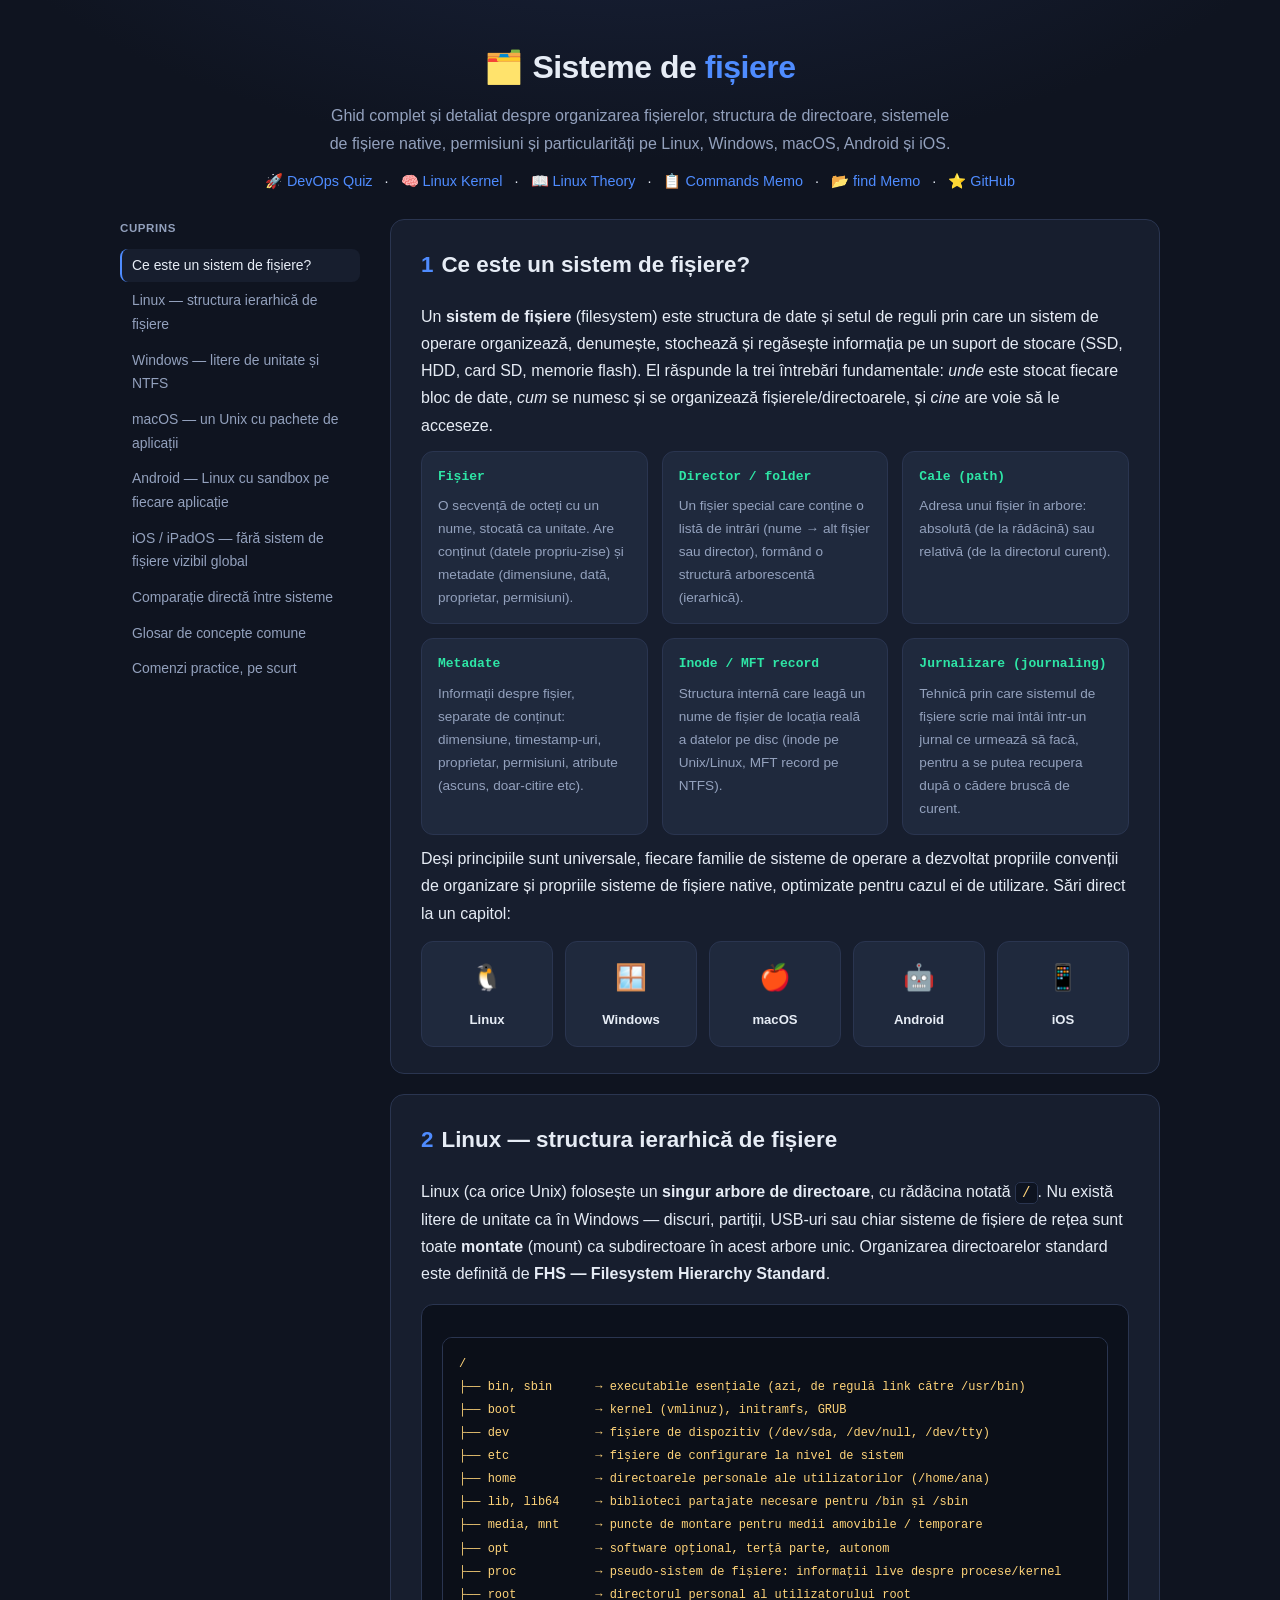
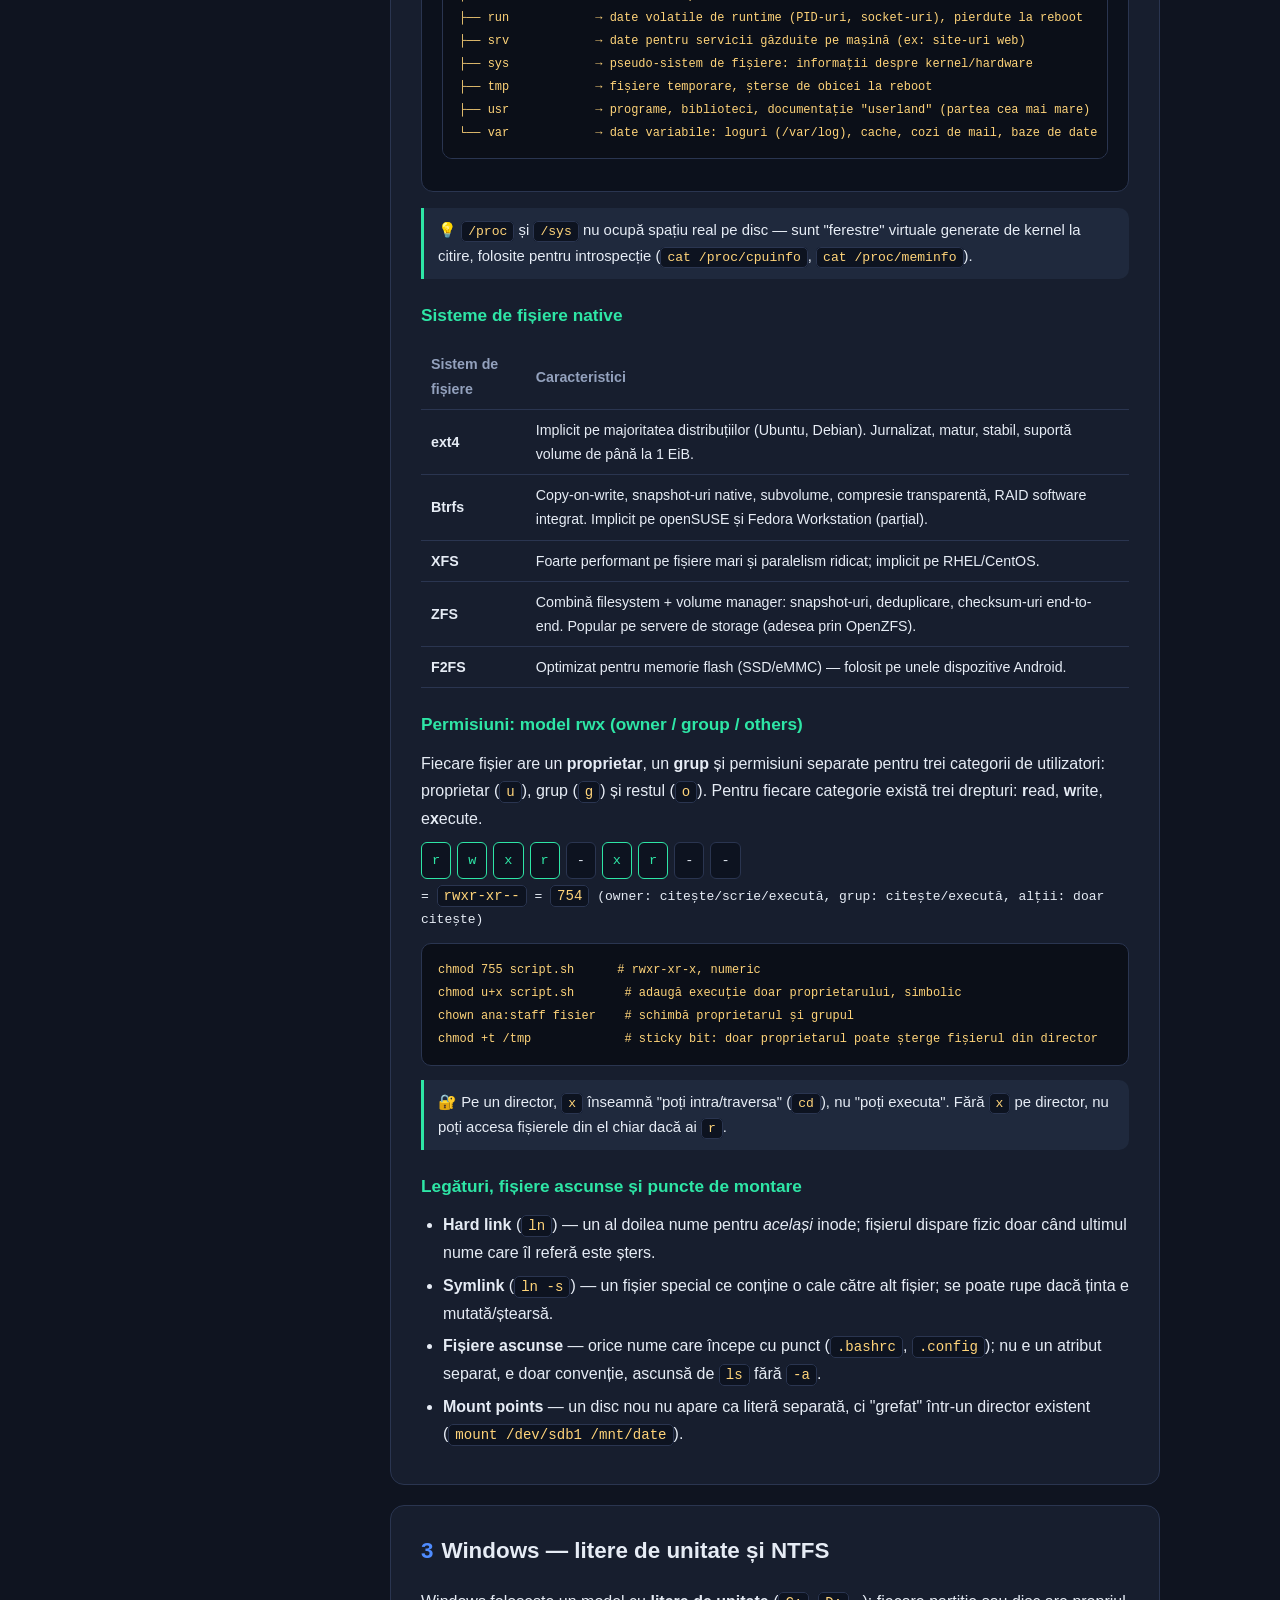
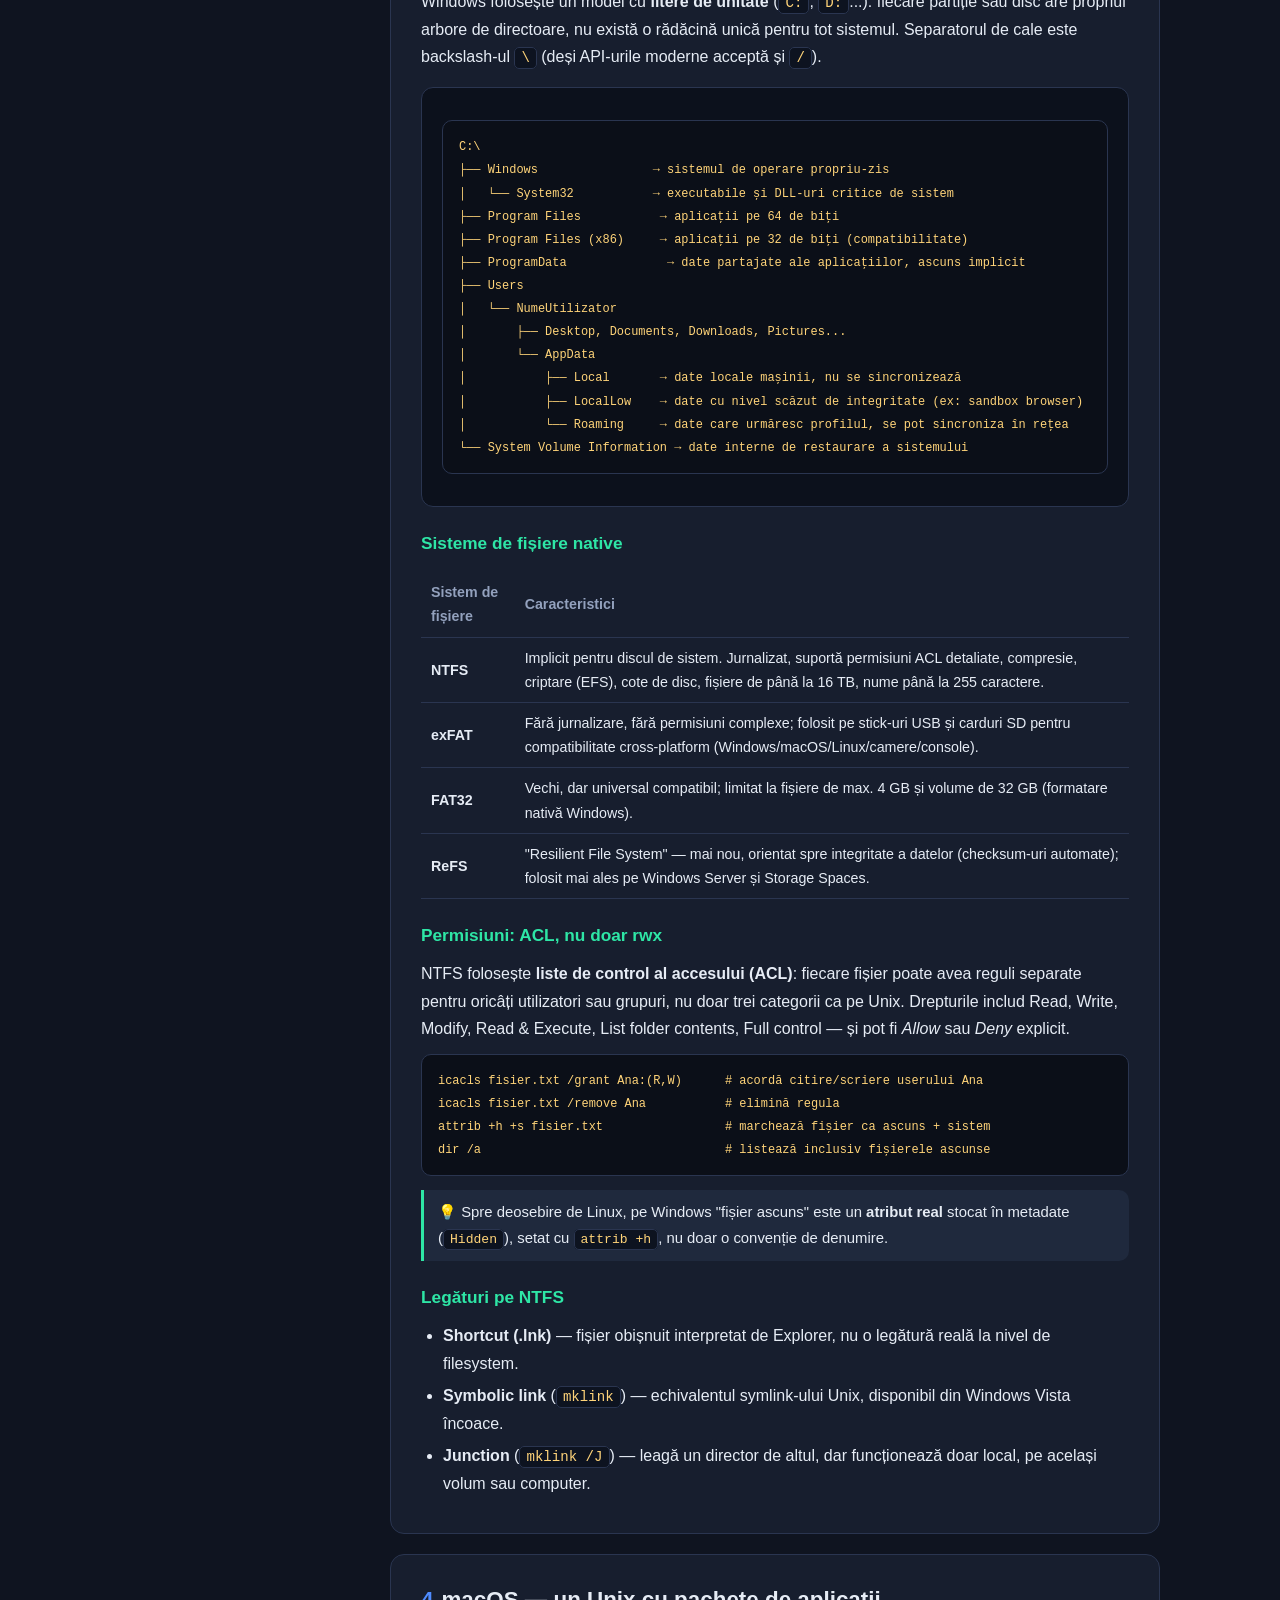
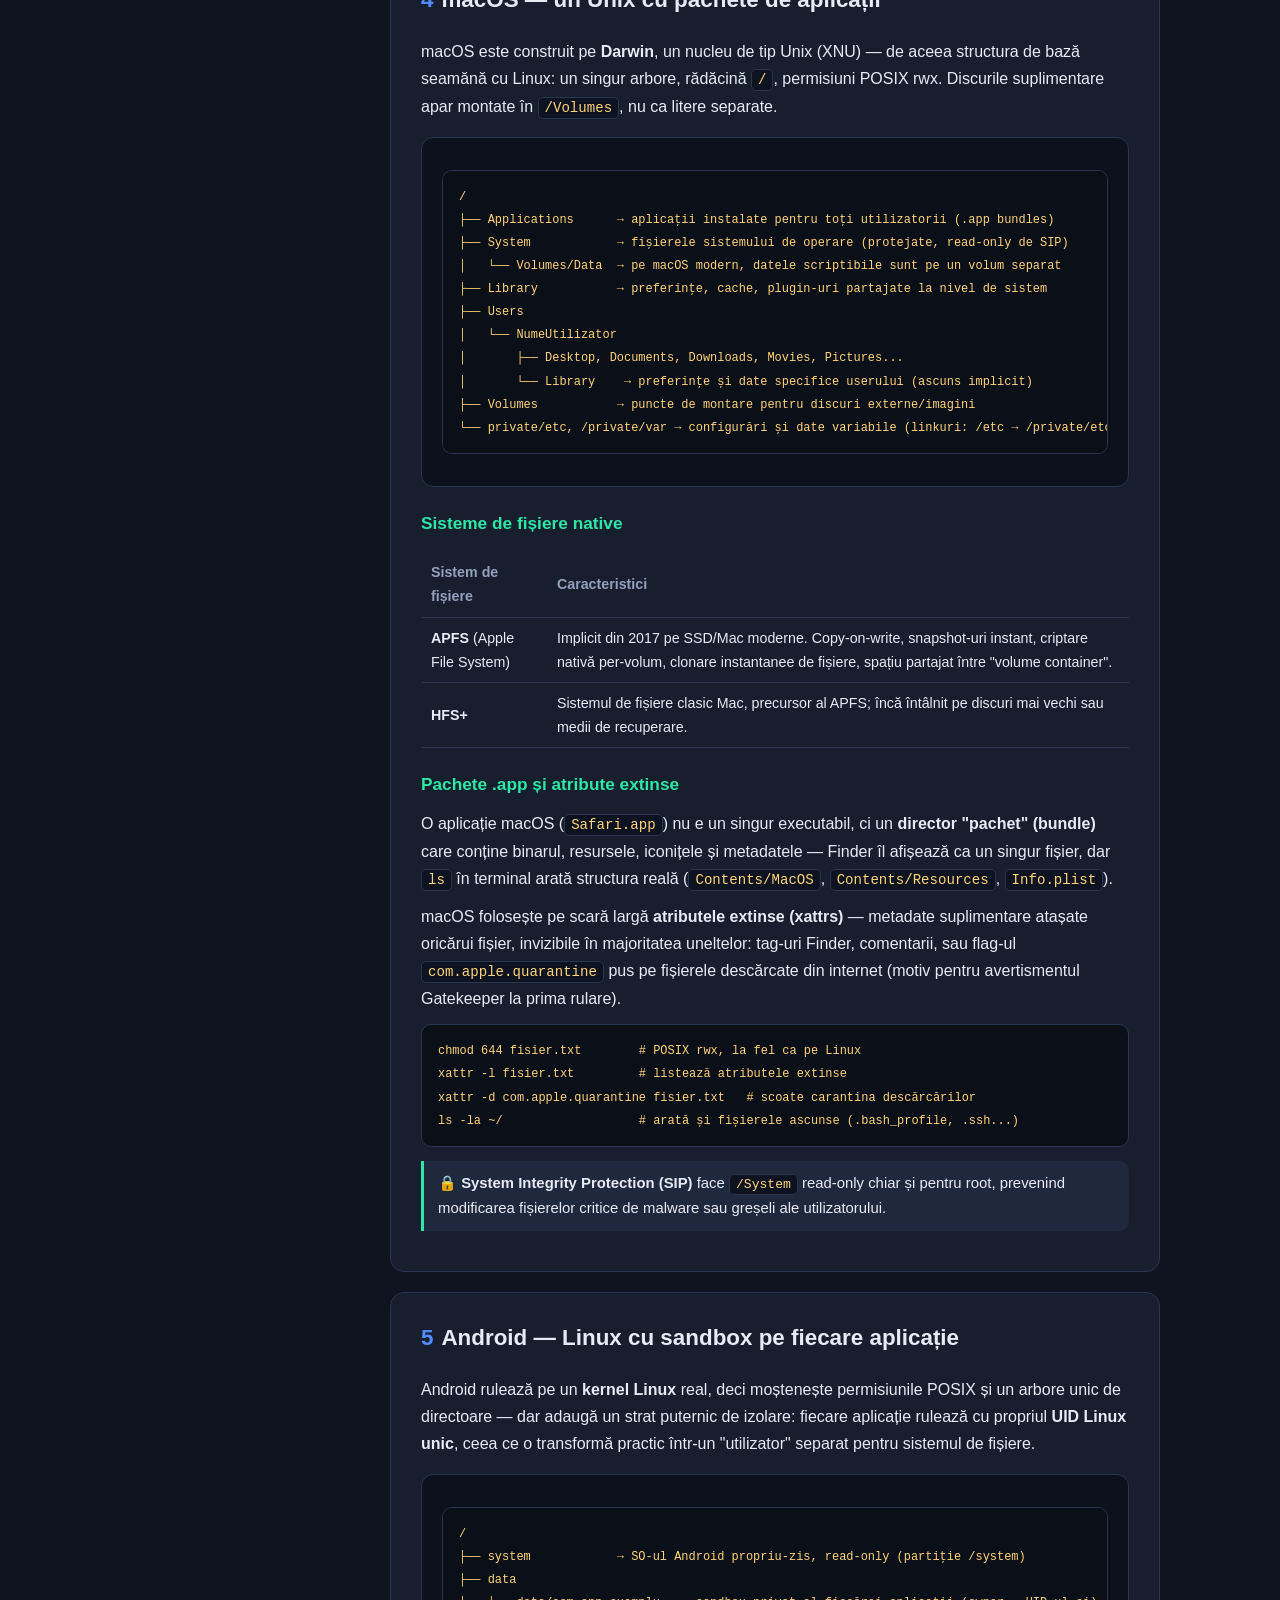
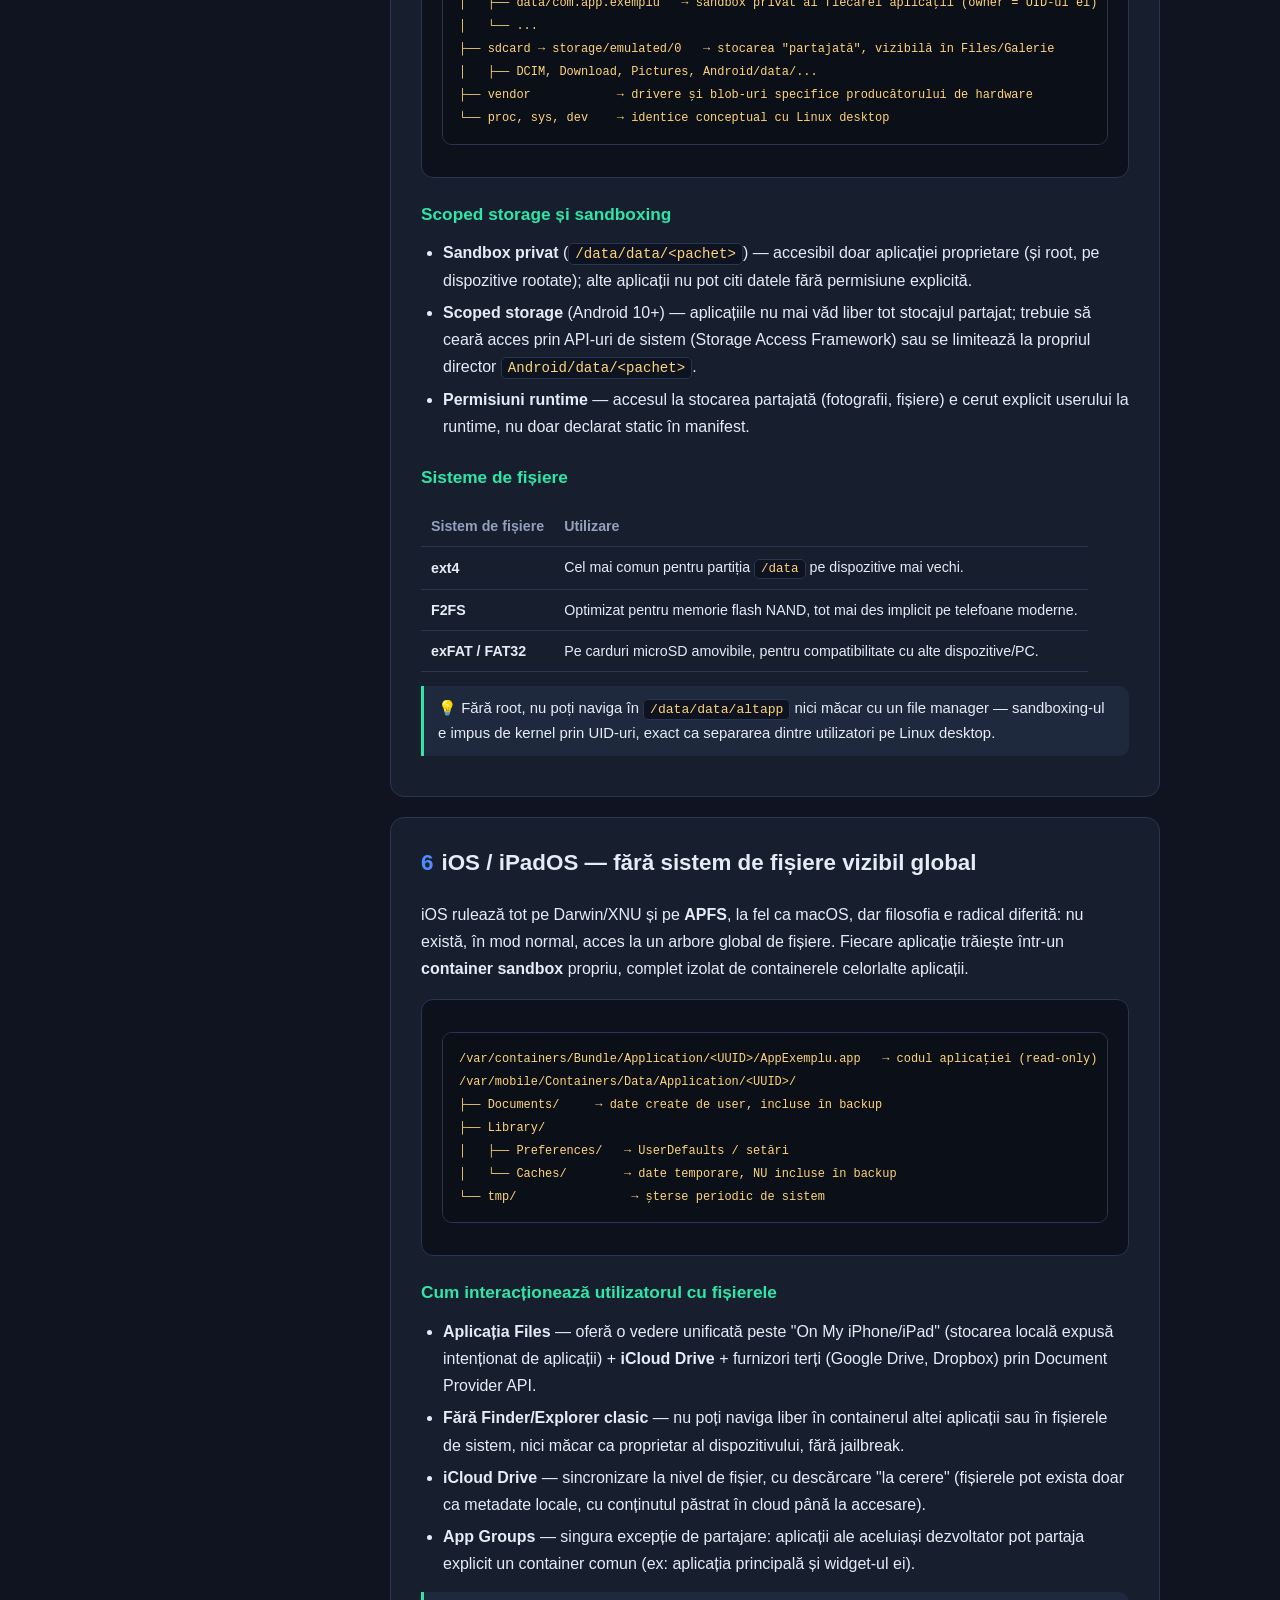
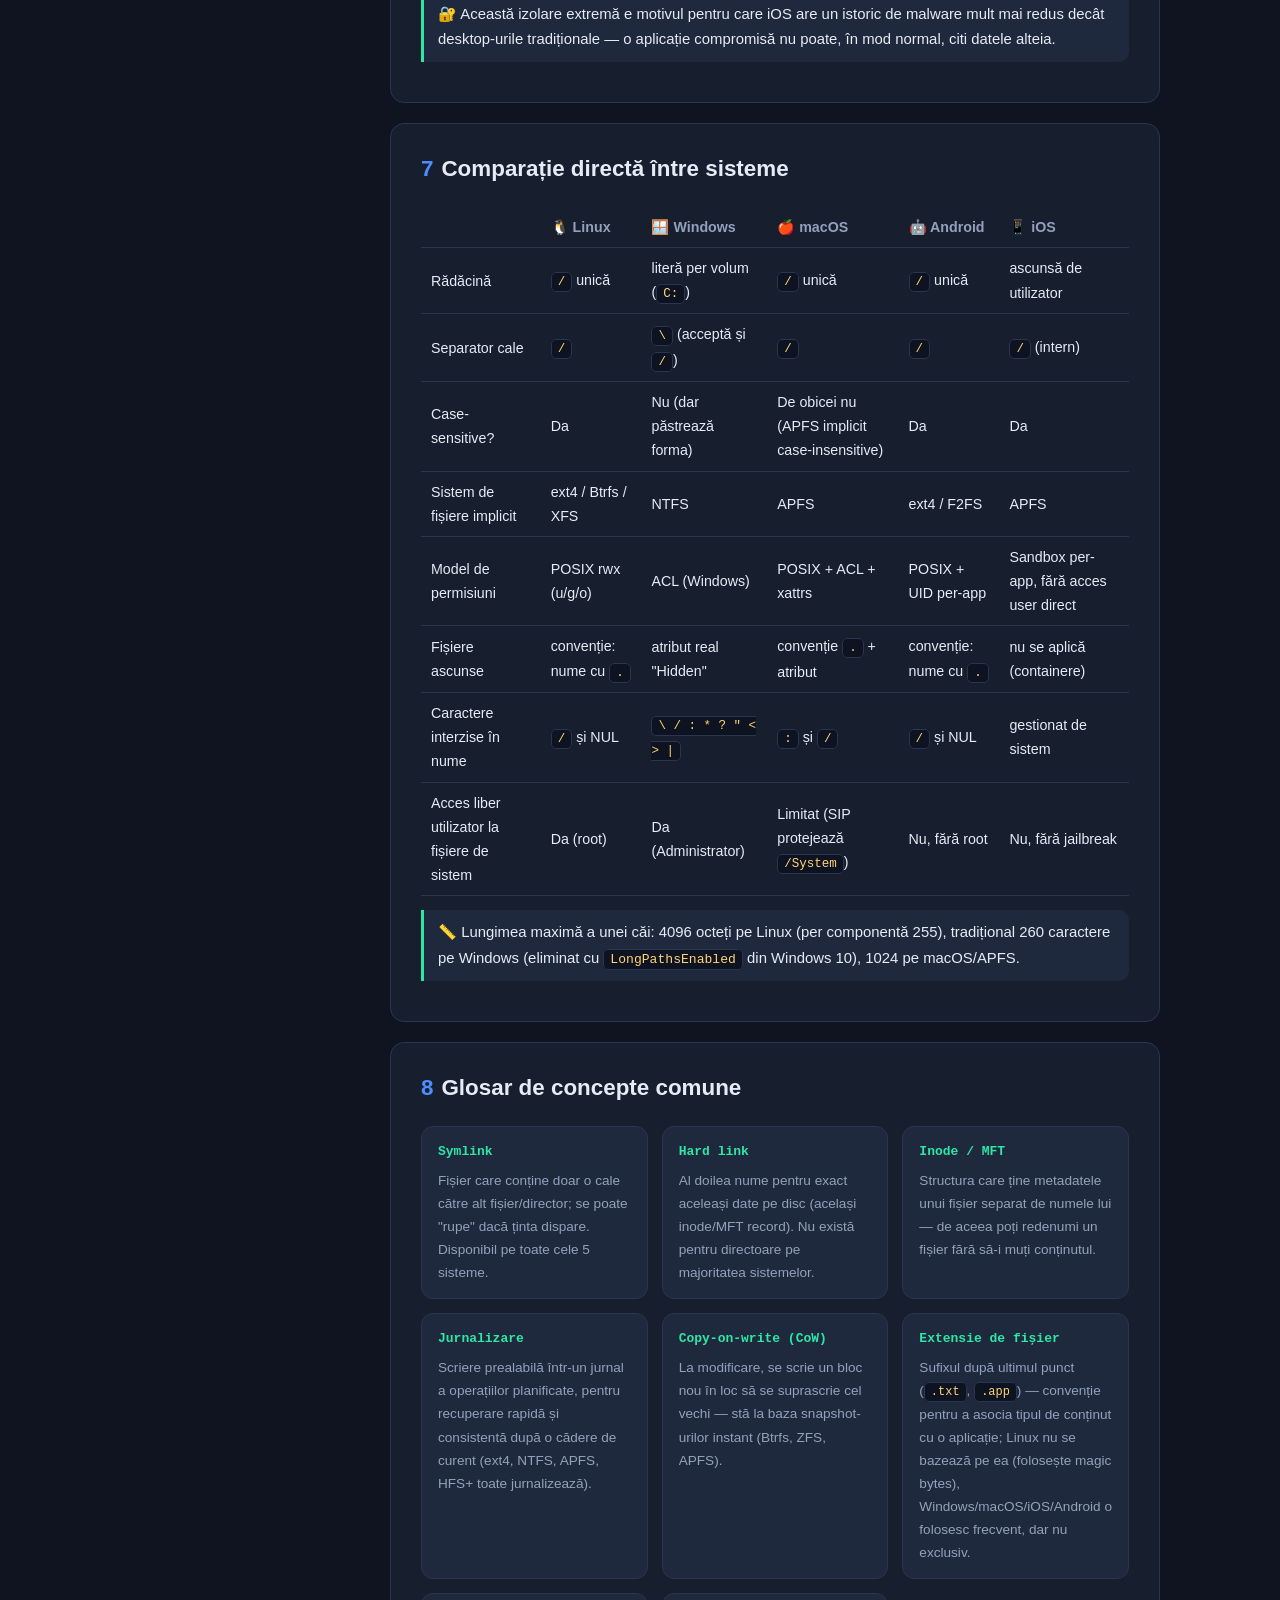
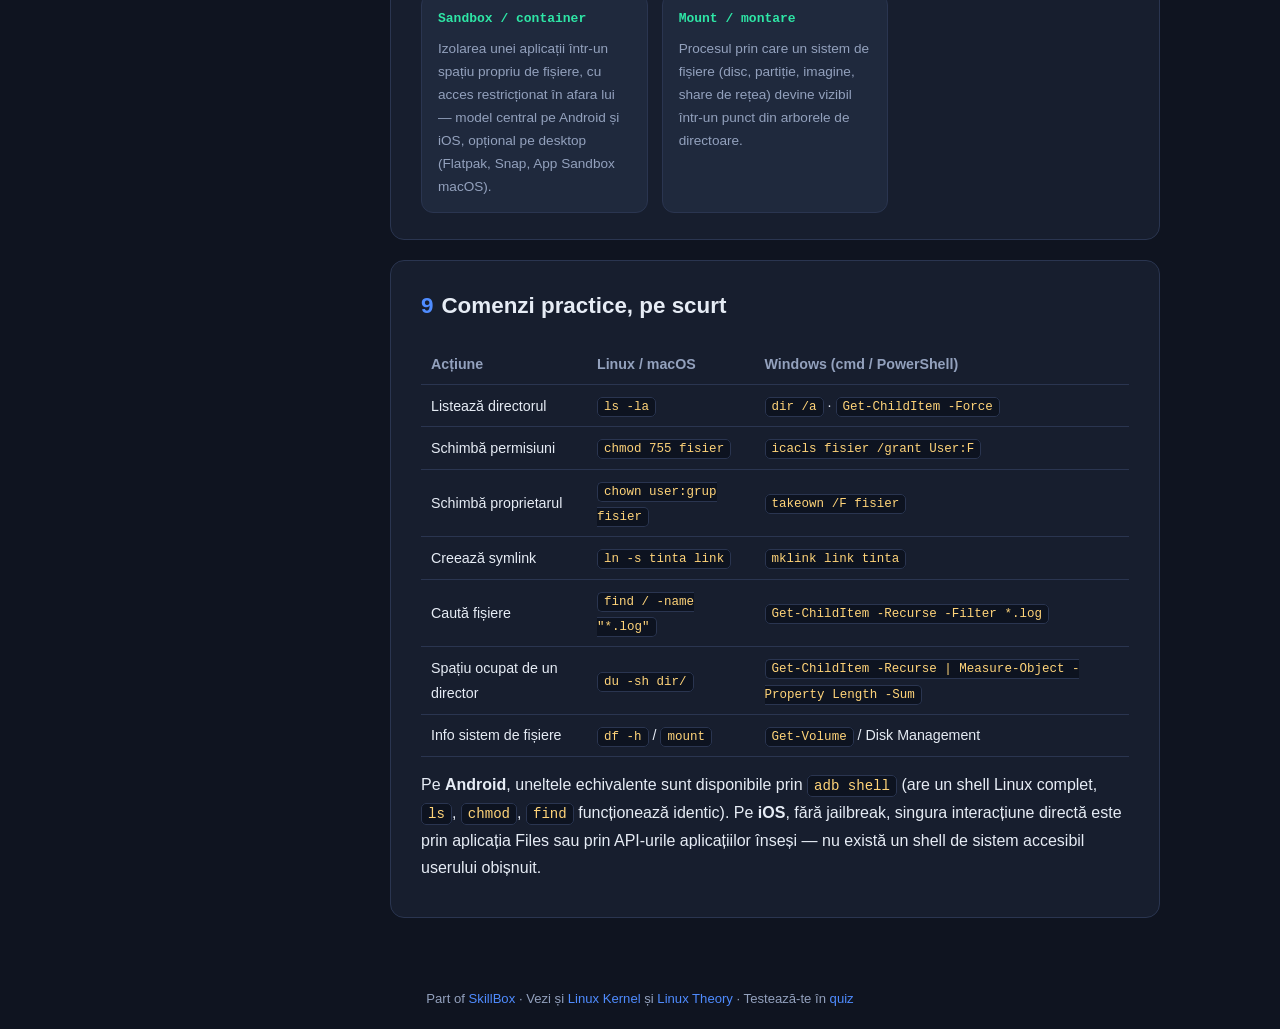
<file: docs/files.html>
<!doctype html>
<html lang="ro">
<head>
  <meta charset="utf-8" />
  <meta name="viewport" content="width=device-width, initial-scale=1" />
  <title>Sisteme de fișiere · Ghid complet · SkillBox</title>
  <style>
    :root {
      --bg: #0f1420; --panel: #171e2e; --panel-2: #1f293d;
      --text: #e6ecf5; --muted: #93a1bd; --accent: #4f8cff; --accent-2: #2ee6a6;
      --code: #ffd479; --border: #2a3550; --radius: 14px; --danger: #ff5d6c;
      --root: #f9d29a; --root-b: #e0a95e;
      --blue: #cfe0fb; --blue-b: #8fb4ef; --blue-t: #1b2b4a;
      --green: #cfeccc; --green-b: #8fcf8a; --green-t: #1c3a1a;
      --purple: #ddd0f7; --purple-b: #b79cf0; --purple-t: #2a1c4a;
      --pink: #f7d0e6; --pink-b: #e79cc8; --pink-t: #4a1c34;
    }
    * { box-sizing: border-box; }
    body {
      margin: 0;
      font-family: -apple-system, BlinkMacSystemFont, "Segoe UI", Roboto, Helvetica, Arial, sans-serif;
      background: radial-gradient(1200px 600px at 50% -200px, #1b2540 0%, var(--bg) 60%);
      color: var(--text); line-height: 1.7; min-height: 100vh;
    }
    a { color: var(--accent); }
    code {
      font-family: "SF Mono", "Fira Code", Menlo, Consolas, monospace;
      color: var(--code); background: #0d1320; padding: 2px 6px;
      border-radius: 5px; border: 1px solid var(--border); font-size: .88em;
    }
    pre {
      background: #0b0f18; border: 1px solid var(--border); border-radius: 10px;
      padding: 14px 16px; overflow-x: auto; margin: 12px 0;
      font-family: "SF Mono", "Fira Code", Menlo, Consolas, monospace; font-size: .85rem;
    }
    pre code { border: none; padding: 0; background: none; }

    .site-header { padding: 40px 0 6px; text-align: center; }
    .site-header h1 { margin: 0; font-size: 2rem; letter-spacing: -0.5px; }
    .site-header h1 span { color: var(--accent); }
    .tagline { color: var(--muted); margin: 8px 0 0; max-width: 680px; margin-left: auto; margin-right: auto; padding: 0 20px; }
    .nav { margin-top: 12px; font-size: .9rem; }
    .nav a { text-decoration: none; margin: 0 8px; }
    .nav a:hover { text-decoration: underline; }

    .layout { max-width: 1080px; margin: 0 auto; padding: 20px; display: grid; grid-template-columns: 240px 1fr; gap: 30px; }
    @media (max-width: 860px) { .layout { grid-template-columns: 1fr; } .toc { position: static !important; } }

    .toc { position: sticky; top: 20px; align-self: start; font-size: .87rem; max-height: calc(100vh - 40px); overflow-y: auto; }
    .toc h3 { color: var(--muted); text-transform: uppercase; font-size: .72rem; letter-spacing: .6px; margin: 0 0 10px; }
    .toc ol { list-style: none; margin: 0; padding: 0; }
    .toc li { margin: 2px 0; }
    .toc a { display: block; padding: 5px 10px; border-radius: 8px; text-decoration: none; color: var(--muted); border-left: 2px solid transparent; }
    .toc a:hover { background: var(--panel); color: var(--text); }
    .toc a.active { color: var(--text); border-left-color: var(--accent); background: var(--panel); }

    article { min-width: 0; }
    section {
      background: var(--panel); border: 1px solid var(--border);
      border-radius: var(--radius); padding: 26px 30px; margin: 0 0 20px;
      scroll-margin-top: 20px;
    }
    section h2 { margin-top: 0; font-size: 1.4rem; }
    section h2 .num { color: var(--accent); margin-right: 8px; }
    section h3 { font-size: 1.08rem; margin: 22px 0 8px; color: var(--accent-2); }
    p { margin: 10px 0; }
    ul, ol.plain { margin: 10px 0; padding-left: 22px; }
    li { margin: 5px 0; }
    .note {
      border-left: 3px solid var(--accent-2); background: var(--panel-2);
      padding: 10px 14px; border-radius: 0 10px 10px 0; margin: 14px 0; font-size: .93rem;
    }
    .warn { border-left-color: var(--danger); }
    table { width: 100%; border-collapse: collapse; margin: 14px 0; font-size: .89rem; display: block; overflow-x: auto; }
    th, td { text-align: left; padding: 8px 10px; border-bottom: 1px solid var(--border); white-space: normal; }
    th { color: var(--muted); font-weight: 600; }

    .diagram { background: #0c111c; border: 1px solid var(--border); border-radius: 12px; padding: 20px; margin: 16px 0; overflow-x: auto; }
    .diagram .cap { text-align: center; color: var(--muted); font-size: .78rem; margin-top: 10px; }

    .chip {
      display: inline-flex; align-items: center; justify-content: center;
      padding: 7px 12px; border-radius: 8px; font-family: "SF Mono", Menlo, monospace;
      font-size: .82rem; font-weight: 600; border: 1.5px solid;
    }
    .chip.blue { background: var(--blue); border-color: var(--blue-b); color: var(--blue-t); }
    .chip.green { background: var(--green); border-color: var(--green-b); color: var(--green-t); }
    .chip.root { background: var(--root); border-color: var(--root-b); color: #5a3d12; }
    .chip.purple { background: var(--purple); border-color: var(--purple-b); color: var(--purple-t); }
    .chip.pink { background: var(--pink); border-color: var(--pink-b); color: var(--pink-t); }

    .subgrid { display: grid; grid-template-columns: repeat(3, 1fr); gap: 14px; margin-top: 12px; }
    @media (max-width: 700px) { .subgrid { grid-template-columns: 1fr 1fr; } }
    @media (max-width: 460px) { .subgrid { grid-template-columns: 1fr; } }
    .subcard { background: var(--panel-2); border: 1px solid var(--border); border-radius: 12px; padding: 14px 16px; }
    .subcard .label { font-family: monospace; color: var(--accent-2); font-weight: 700; margin-bottom: 6px; }
    .subcard p { margin: 0; font-size: .85rem; color: var(--muted); }

    /* OS badge cards used as a quick-jump grid in the intro */
    .oscards { display: grid; grid-template-columns: repeat(5, 1fr); gap: 12px; margin-top: 14px; }
    @media (max-width: 760px) { .oscards { grid-template-columns: repeat(3, 1fr); } }
    @media (max-width: 460px) { .oscards { grid-template-columns: repeat(2, 1fr); } }
    .oscard {
      background: var(--panel-2); border: 1px solid var(--border); border-radius: 12px;
      padding: 14px 10px; text-align: center; text-decoration: none; color: var(--text);
      transition: border-color .15s, transform .15s;
    }
    .oscard:hover { border-color: var(--accent); transform: translateY(-2px); }
    .oscard .ic { font-size: 1.6rem; display: block; margin-bottom: 6px; }
    .oscard .n { font-size: .82rem; font-weight: 600; }

    /* permission bit visualizer */
    .permrow { display: flex; gap: 6px; flex-wrap: wrap; align-items: center; margin: 10px 0; font-family: monospace; }
    .permrow .bit { padding: 6px 10px; border-radius: 6px; border: 1.5px solid var(--border); background: #0d1320; font-size: .85rem; }
    .permrow .bit.on { border-color: var(--accent-2); color: var(--accent-2); }

    .site-footer { text-align: center; padding: 20px 0 40px; color: var(--muted); font-size: .82rem; }
    .site-footer a { text-decoration: none; }
  </style>
</head>
<body>
  <header class="site-header">
    <h1>🗂️ Sisteme de <span>fișiere</span></h1>
    <p class="tagline">Ghid complet și detaliat despre organizarea fișierelor, structura de directoare, sistemele de fișiere native, permisiuni și particularități pe Linux, Windows, macOS, Android și iOS.</p>
    <nav class="nav">
      <a href="./">🚀 DevOps Quiz</a> ·
      <a href="kernel.html">🧠 Linux Kernel</a> ·
      <a href="linux-theory.html">📖 Linux Theory</a> ·
      <a href="linux.html">📋 Commands Memo</a> ·
      <a href="find.html">📂 find Memo</a> ·
      <a href="https://github.com/skybytescode/skillbox">⭐ GitHub</a>
    </nav>
  </header>

  <div class="layout">
    <aside class="toc">
      <h3>Cuprins</h3>
      <ol id="toc"></ol>
    </aside>

    <article>

      <section id="intro">
        <h2><span class="num">1</span>Ce este un sistem de fișiere?</h2>
        <p>Un <strong>sistem de fișiere</strong> (filesystem) este structura de date și setul de reguli prin care un sistem de operare organizează, denumește, stochează și regăsește informația pe un suport de stocare (SSD, HDD, card SD, memorie flash). El răspunde la trei întrebări fundamentale: <em>unde</em> este stocat fiecare bloc de date, <em>cum</em> se numesc și se organizează fișierele/directoarele, și <em>cine</em> are voie să le acceseze.</p>
        <div class="subgrid">
          <div class="subcard"><div class="label">Fișier</div><p>O secvență de octeți cu un nume, stocată ca unitate. Are conținut (datele propriu-zise) și metadate (dimensiune, dată, proprietar, permisiuni).</p></div>
          <div class="subcard"><div class="label">Director / folder</div><p>Un fișier special care conține o listă de intrări (nume → alt fișier sau director), formând o structură arborescentă (ierarhică).</p></div>
          <div class="subcard"><div class="label">Cale (path)</div><p>Adresa unui fișier în arbore: absolută (de la rădăcină) sau relativă (de la directorul curent).</p></div>
          <div class="subcard"><div class="label">Metadate</div><p>Informații despre fișier, separate de conținut: dimensiune, timestamp-uri, proprietar, permisiuni, atribute (ascuns, doar-citire etc).</p></div>
          <div class="subcard"><div class="label">Inode / MFT record</div><p>Structura internă care leagă un nume de fișier de locația reală a datelor pe disc (inode pe Unix/Linux, MFT record pe NTFS).</p></div>
          <div class="subcard"><div class="label">Jurnalizare (journaling)</div><p>Tehnică prin care sistemul de fișiere scrie mai întâi într-un jurnal ce urmează să facă, pentru a se putea recupera după o cădere bruscă de curent.</p></div>
        </div>
        <p>Deși principiile sunt universale, fiecare familie de sisteme de operare a dezvoltat propriile convenții de organizare și propriile sisteme de fișiere native, optimizate pentru cazul ei de utilizare. Sări direct la un capitol:</p>
        <div class="oscards">
          <a class="oscard" href="#linux"><span class="ic">🐧</span><span class="n">Linux</span></a>
          <a class="oscard" href="#windows"><span class="ic">🪟</span><span class="n">Windows</span></a>
          <a class="oscard" href="#macos"><span class="ic">🍎</span><span class="n">macOS</span></a>
          <a class="oscard" href="#android"><span class="ic">🤖</span><span class="n">Android</span></a>
          <a class="oscard" href="#ios"><span class="ic">📱</span><span class="n">iOS</span></a>
        </div>
      </section>

      <section id="linux">
        <h2><span class="num">2</span>Linux — structura ierarhică de fișiere</h2>
        <p>Linux (ca orice Unix) folosește un <strong>singur arbore de directoare</strong>, cu rădăcina notată <code>/</code>. Nu există litere de unitate ca în Windows — discuri, partiții, USB-uri sau chiar sisteme de fișiere de rețea sunt toate <strong>montate</strong> (mount) ca subdirectoare în acest arbore unic. Organizarea directoarelor standard este definită de <strong>FHS — Filesystem Hierarchy Standard</strong>.</p>
        <div class="diagram">
<pre><code>/
├── bin, sbin      → executabile esențiale (azi, de regulă link către /usr/bin)
├── boot           → kernel (vmlinuz), initramfs, GRUB
├── dev            → fișiere de dispozitiv (/dev/sda, /dev/null, /dev/tty)
├── etc            → fișiere de configurare la nivel de sistem
├── home           → directoarele personale ale utilizatorilor (/home/ana)
├── lib, lib64     → biblioteci partajate necesare pentru /bin și /sbin
├── media, mnt     → puncte de montare pentru medii amovibile / temporare
├── opt            → software opțional, terță parte, autonom
├── proc           → pseudo-sistem de fișiere: informații live despre procese/kernel
├── root           → directorul personal al utilizatorului root
├── run            → date volatile de runtime (PID-uri, socket-uri), pierdute la reboot
├── srv            → date pentru servicii găzduite pe mașină (ex: site-uri web)
├── sys            → pseudo-sistem de fișiere: informații despre kernel/hardware
├── tmp            → fișiere temporare, șterse de obicei la reboot
├── usr            → programe, biblioteci, documentație "userland" (partea cea mai mare)
└── var            → date variabile: loguri (/var/log), cache, cozi de mail, baze de date</code></pre>
        </div>
        <div class="note">💡 <code>/proc</code> și <code>/sys</code> nu ocupă spațiu real pe disc — sunt "ferestre" virtuale generate de kernel la citire, folosite pentru introspecție (<code>cat /proc/cpuinfo</code>, <code>cat /proc/meminfo</code>).</div>

        <h3>Sisteme de fișiere native</h3>
        <table>
          <tr><th>Sistem de fișiere</th><th>Caracteristici</th></tr>
          <tr><td><strong>ext4</strong></td><td>Implicit pe majoritatea distribuțiilor (Ubuntu, Debian). Jurnalizat, matur, stabil, suportă volume de până la 1 EiB.</td></tr>
          <tr><td><strong>Btrfs</strong></td><td>Copy-on-write, snapshot-uri native, subvolume, compresie transparentă, RAID software integrat. Implicit pe openSUSE și Fedora Workstation (parțial).</td></tr>
          <tr><td><strong>XFS</strong></td><td>Foarte performant pe fișiere mari și paralelism ridicat; implicit pe RHEL/CentOS.</td></tr>
          <tr><td><strong>ZFS</strong></td><td>Combină filesystem + volume manager: snapshot-uri, deduplicare, checksum-uri end-to-end. Popular pe servere de storage (adesea prin OpenZFS).</td></tr>
          <tr><td><strong>F2FS</strong></td><td>Optimizat pentru memorie flash (SSD/eMMC) — folosit pe unele dispozitive Android.</td></tr>
        </table>

        <h3>Permisiuni: model rwx (owner / group / others)</h3>
        <p>Fiecare fișier are un <strong>proprietar</strong>, un <strong>grup</strong> și permisiuni separate pentru trei categorii de utilizatori: proprietar (<code>u</code>), grup (<code>g</code>) și restul (<code>o</code>). Pentru fiecare categorie există trei drepturi: <strong>r</strong>ead, <strong>w</strong>rite, e<strong>x</strong>ecute.</p>
        <div class="permrow">
          <span class="bit on">r</span><span class="bit on">w</span><span class="bit on">x</span>
          <span class="bit on">r</span><span class="bit">-</span><span class="bit on">x</span>
          <span class="bit on">r</span><span class="bit">-</span><span class="bit">-</span>
          <span>= <code>rwxr-xr--</code> = <code>754</code> (owner: citește/scrie/execută, grup: citește/execută, alții: doar citește)</span>
        </div>
        <pre><code>chmod 755 script.sh      # rwxr-xr-x, numeric
chmod u+x script.sh       # adaugă execuție doar proprietarului, simbolic
chown ana:staff fisier    # schimbă proprietarul și grupul
chmod +t /tmp             # sticky bit: doar proprietarul poate șterge fișierul din director</code></pre>
        <div class="note">🔐 Pe un director, <code>x</code> înseamnă "poți intra/traversa" (<code>cd</code>), nu "poți executa". Fără <code>x</code> pe director, nu poți accesa fișierele din el chiar dacă ai <code>r</code>.</div>

        <h3>Legături, fișiere ascunse și puncte de montare</h3>
        <ul>
          <li><strong>Hard link</strong> (<code>ln</code>) — un al doilea nume pentru <em>același</em> inode; fișierul dispare fizic doar când ultimul nume care îl referă este șters.</li>
          <li><strong>Symlink</strong> (<code>ln -s</code>) — un fișier special ce conține o cale către alt fișier; se poate rupe dacă ținta e mutată/ștearsă.</li>
          <li><strong>Fișiere ascunse</strong> — orice nume care începe cu punct (<code>.bashrc</code>, <code>.config</code>); nu e un atribut separat, e doar convenție, ascunsă de <code>ls</code> fără <code>-a</code>.</li>
          <li><strong>Mount points</strong> — un disc nou nu apare ca literă separată, ci "grefat" într-un director existent (<code>mount /dev/sdb1 /mnt/date</code>).</li>
        </ul>
      </section>

      <section id="windows">
        <h2><span class="num">3</span>Windows — litere de unitate și NTFS</h2>
        <p>Windows folosește un model cu <strong>litere de unitate</strong> (<code>C:</code>, <code>D:</code>...): fiecare partiție sau disc are propriul arbore de directoare, nu există o rădăcină unică pentru tot sistemul. Separatorul de cale este backslash-ul <code>\</code> (deși API-urile moderne acceptă și <code>/</code>).</p>
        <div class="diagram">
<pre><code>C:\
├── Windows                → sistemul de operare propriu-zis
│   └── System32           → executabile și DLL-uri critice de sistem
├── Program Files           → aplicații pe 64 de biți
├── Program Files (x86)     → aplicații pe 32 de biți (compatibilitate)
├── ProgramData              → date partajate ale aplicațiilor, ascuns implicit
├── Users
│   └── NumeUtilizator
│       ├── Desktop, Documents, Downloads, Pictures...
│       └── AppData
│           ├── Local       → date locale mașinii, nu se sincronizează
│           ├── LocalLow    → date cu nivel scăzut de integritate (ex: sandbox browser)
│           └── Roaming     → date care urmăresc profilul, se pot sincroniza în rețea
└── System Volume Information → date interne de restaurare a sistemului</code></pre>
        </div>
        <h3>Sisteme de fișiere native</h3>
        <table>
          <tr><th>Sistem de fișiere</th><th>Caracteristici</th></tr>
          <tr><td><strong>NTFS</strong></td><td>Implicit pentru discul de sistem. Jurnalizat, suportă permisiuni ACL detaliate, compresie, criptare (EFS), cote de disc, fișiere de până la 16 TB, nume până la 255 caractere.</td></tr>
          <tr><td><strong>exFAT</strong></td><td>Fără jurnalizare, fără permisiuni complexe; folosit pe stick-uri USB și carduri SD pentru compatibilitate cross-platform (Windows/macOS/Linux/camere/console).</td></tr>
          <tr><td><strong>FAT32</strong></td><td>Vechi, dar universal compatibil; limitat la fișiere de max. 4 GB și volume de 32 GB (formatare nativă Windows).</td></tr>
          <tr><td><strong>ReFS</strong></td><td>"Resilient File System" — mai nou, orientat spre integritate a datelor (checksum-uri automate); folosit mai ales pe Windows Server și Storage Spaces.</td></tr>
        </table>
        <h3>Permisiuni: ACL, nu doar rwx</h3>
        <p>NTFS folosește <strong>liste de control al accesului (ACL)</strong>: fiecare fișier poate avea reguli separate pentru oricâți utilizatori sau grupuri, nu doar trei categorii ca pe Unix. Drepturile includ Read, Write, Modify, Read &amp; Execute, List folder contents, Full control — și pot fi <em>Allow</em> sau <em>Deny</em> explicit.</p>
        <pre><code>icacls fisier.txt /grant Ana:(R,W)      # acordă citire/scriere userului Ana
icacls fisier.txt /remove Ana           # elimină regula
attrib +h +s fisier.txt                 # marchează fișier ca ascuns + sistem
dir /a                                  # listează inclusiv fișierele ascunse</code></pre>
        <div class="note">💡 Spre deosebire de Linux, pe Windows "fișier ascuns" este un <strong>atribut real</strong> stocat în metadate (<code>Hidden</code>), setat cu <code>attrib +h</code>, nu doar o convenție de denumire.</div>
        <h3>Legături pe NTFS</h3>
        <ul>
          <li><strong>Shortcut (.lnk)</strong> — fișier obișnuit interpretat de Explorer, nu o legătură reală la nivel de filesystem.</li>
          <li><strong>Symbolic link</strong> (<code>mklink</code>) — echivalentul symlink-ului Unix, disponibil din Windows Vista încoace.</li>
          <li><strong>Junction</strong> (<code>mklink /J</code>) — leagă un director de altul, dar funcționează doar local, pe același volum sau computer.</li>
        </ul>
      </section>

      <section id="macos">
        <h2><span class="num">4</span>macOS — un Unix cu pachete de aplicații</h2>
        <p>macOS este construit pe <strong>Darwin</strong>, un nucleu de tip Unix (XNU) — de aceea structura de bază seamănă cu Linux: un singur arbore, rădăcină <code>/</code>, permisiuni POSIX rwx. Discurile suplimentare apar montate în <code>/Volumes</code>, nu ca litere separate.</p>
        <div class="diagram">
<pre><code>/
├── Applications      → aplicații instalate pentru toți utilizatorii (.app bundles)
├── System            → fișierele sistemului de operare (protejate, read-only de SIP)
│   └── Volumes/Data  → pe macOS modern, datele scriptibile sunt pe un volum separat
├── Library           → preferințe, cache, plugin-uri partajate la nivel de sistem
├── Users
│   └── NumeUtilizator
│       ├── Desktop, Documents, Downloads, Movies, Pictures...
│       └── Library    → preferințe și date specifice userului (ascuns implicit)
├── Volumes           → puncte de montare pentru discuri externe/imagini
└── private/etc, /private/var → configurări și date variabile (linkuri: /etc → /private/etc)</code></pre>
        </div>
        <h3>Sisteme de fișiere native</h3>
        <table>
          <tr><th>Sistem de fișiere</th><th>Caracteristici</th></tr>
          <tr><td><strong>APFS</strong> (Apple File System)</td><td>Implicit din 2017 pe SSD/Mac moderne. Copy-on-write, snapshot-uri instant, criptare nativă per-volum, clonare instantanee de fișiere, spațiu partajat între "volume container".</td></tr>
          <tr><td><strong>HFS+</strong></td><td>Sistemul de fișiere clasic Mac, precursor al APFS; încă întâlnit pe discuri mai vechi sau medii de recuperare.</td></tr>
        </table>
        <h3>Pachete .app și atribute extinse</h3>
        <p>O aplicație macOS (<code>Safari.app</code>) nu e un singur executabil, ci un <strong>director "pachet" (bundle)</strong> care conține binarul, resursele, iconițele și metadatele — Finder îl afișează ca un singur fișier, dar <code>ls</code> în terminal arată structura reală (<code>Contents/MacOS</code>, <code>Contents/Resources</code>, <code>Info.plist</code>).</p>
        <p>macOS folosește pe scară largă <strong>atributele extinse (xattrs)</strong> — metadate suplimentare atașate oricărui fișier, invizibile în majoritatea uneltelor: tag-uri Finder, comentarii, sau flag-ul <code>com.apple.quarantine</code> pus pe fișierele descărcate din internet (motiv pentru avertismentul Gatekeeper la prima rulare).</p>
        <pre><code>chmod 644 fisier.txt        # POSIX rwx, la fel ca pe Linux
xattr -l fisier.txt         # listează atributele extinse
xattr -d com.apple.quarantine fisier.txt   # scoate carantina descărcărilor
ls -la ~/                   # arată și fișierele ascunse (.bash_profile, .ssh...)</code></pre>
        <div class="note">🔒 <strong>System Integrity Protection (SIP)</strong> face <code>/System</code> read-only chiar și pentru root, prevenind modificarea fișierelor critice de malware sau greșeli ale utilizatorului.</div>
      </section>

      <section id="android">
        <h2><span class="num">5</span>Android — Linux cu sandbox pe fiecare aplicație</h2>
        <p>Android rulează pe un <strong>kernel Linux</strong> real, deci moștenește permisiunile POSIX și un arbore unic de directoare — dar adaugă un strat puternic de izolare: fiecare aplicație rulează cu propriul <strong>UID Linux unic</strong>, ceea ce o transformă practic într-un "utilizator" separat pentru sistemul de fișiere.</p>
        <div class="diagram">
<pre><code>/
├── system            → SO-ul Android propriu-zis, read-only (partiție /system)
├── data
│   ├── data/com.app.exemplu   → sandbox privat al fiecărei aplicații (owner = UID-ul ei)
│   └── ...
├── sdcard → storage/emulated/0   → stocarea "partajată", vizibilă în Files/Galerie
│   ├── DCIM, Download, Pictures, Android/data/...
├── vendor            → drivere și blob-uri specifice producătorului de hardware
└── proc, sys, dev    → identice conceptual cu Linux desktop</code></pre>
        </div>
        <h3>Scoped storage și sandboxing</h3>
        <ul>
          <li><strong>Sandbox privat</strong> (<code>/data/data/&lt;pachet&gt;</code>) — accesibil doar aplicației proprietare (și root, pe dispozitive rootate); alte aplicații nu pot citi datele fără permisiune explicită.</li>
          <li><strong>Scoped storage</strong> (Android 10+) — aplicațiile nu mai văd liber tot stocajul partajat; trebuie să ceară acces prin API-uri de sistem (Storage Access Framework) sau se limitează la propriul director <code>Android/data/&lt;pachet&gt;</code>.</li>
          <li><strong>Permisiuni runtime</strong> — accesul la stocarea partajată (fotografii, fișiere) e cerut explicit userului la runtime, nu doar declarat static în manifest.</li>
        </ul>
        <h3>Sisteme de fișiere</h3>
        <table>
          <tr><th>Sistem de fișiere</th><th>Utilizare</th></tr>
          <tr><td><strong>ext4</strong></td><td>Cel mai comun pentru partiția <code>/data</code> pe dispozitive mai vechi.</td></tr>
          <tr><td><strong>F2FS</strong></td><td>Optimizat pentru memorie flash NAND, tot mai des implicit pe telefoane moderne.</td></tr>
          <tr><td><strong>exFAT / FAT32</strong></td><td>Pe carduri microSD amovibile, pentru compatibilitate cu alte dispozitive/PC.</td></tr>
        </table>
        <div class="note">💡 Fără root, nu poți naviga în <code>/data/data/altapp</code> nici măcar cu un file manager — sandboxing-ul e impus de kernel prin UID-uri, exact ca separarea dintre utilizatori pe Linux desktop.</div>
      </section>

      <section id="ios">
        <h2><span class="num">6</span>iOS / iPadOS — fără sistem de fișiere vizibil global</h2>
        <p>iOS rulează tot pe Darwin/XNU și pe <strong>APFS</strong>, la fel ca macOS, dar filosofia e radical diferită: nu există, în mod normal, acces la un arbore global de fișiere. Fiecare aplicație trăiește într-un <strong>container sandbox</strong> propriu, complet izolat de containerele celorlalte aplicații.</p>
        <div class="diagram">
<pre><code>/var/containers/Bundle/Application/&lt;UUID&gt;/AppExemplu.app   → codul aplicației (read-only)
/var/mobile/Containers/Data/Application/&lt;UUID&gt;/
├── Documents/     → date create de user, incluse în backup
├── Library/
│   ├── Preferences/   → UserDefaults / setări
│   └── Caches/        → date temporare, NU incluse în backup
└── tmp/                → șterse periodic de sistem</code></pre>
        </div>
        <h3>Cum interacționează utilizatorul cu fișierele</h3>
        <ul>
          <li><strong>Aplicația Files</strong> — oferă o vedere unificată peste "On My iPhone/iPad" (stocarea locală expusă intenționat de aplicații) + <strong>iCloud Drive</strong> + furnizori terți (Google Drive, Dropbox) prin Document Provider API.</li>
          <li><strong>Fără Finder/Explorer clasic</strong> — nu poți naviga liber în containerul altei aplicații sau în fișierele de sistem, nici măcar ca proprietar al dispozitivului, fără jailbreak.</li>
          <li><strong>iCloud Drive</strong> — sincronizare la nivel de fișier, cu descărcare "la cerere" (fișierele pot exista doar ca metadate locale, cu conținutul păstrat în cloud până la accesare).</li>
          <li><strong>App Groups</strong> — singura excepție de partajare: aplicații ale aceluiași dezvoltator pot partaja explicit un container comun (ex: aplicația principală și widget-ul ei).</li>
        </ul>
        <div class="note">🔐 Această izolare extremă e motivul pentru care iOS are un istoric de malware mult mai redus decât desktop-urile tradiționale — o aplicație compromisă nu poate, în mod normal, citi datele alteia.</div>
      </section>

      <section id="comparatie">
        <h2><span class="num">7</span>Comparație directă între sisteme</h2>
        <table>
          <tr><th></th><th>🐧 Linux</th><th>🪟 Windows</th><th>🍎 macOS</th><th>🤖 Android</th><th>📱 iOS</th></tr>
          <tr><td>Rădăcină</td><td><code>/</code> unică</td><td>literă per volum (<code>C:</code>)</td><td><code>/</code> unică</td><td><code>/</code> unică</td><td>ascunsă de utilizator</td></tr>
          <tr><td>Separator cale</td><td><code>/</code></td><td><code>\</code> (acceptă și <code>/</code>)</td><td><code>/</code></td><td><code>/</code></td><td><code>/</code> (intern)</td></tr>
          <tr><td>Case-sensitive?</td><td>Da</td><td>Nu (dar păstrează forma)</td><td>De obicei nu (APFS implicit case-insensitive)</td><td>Da</td><td>Da</td></tr>
          <tr><td>Sistem de fișiere implicit</td><td>ext4 / Btrfs / XFS</td><td>NTFS</td><td>APFS</td><td>ext4 / F2FS</td><td>APFS</td></tr>
          <tr><td>Model de permisiuni</td><td>POSIX rwx (u/g/o)</td><td>ACL (Windows)</td><td>POSIX + ACL + xattrs</td><td>POSIX + UID per-app</td><td>Sandbox per-app, fără acces user direct</td></tr>
          <tr><td>Fișiere ascunse</td><td>convenție: nume cu <code>.</code></td><td>atribut real "Hidden"</td><td>convenție <code>.</code> + atribut</td><td>convenție: nume cu <code>.</code></td><td>nu se aplică (containere)</td></tr>
          <tr><td>Caractere interzise în nume</td><td><code>/</code> și NUL</td><td><code>\ / : * ? " &lt; &gt; |</code></td><td><code>:</code> și <code>/</code></td><td><code>/</code> și NUL</td><td>gestionat de sistem</td></tr>
          <tr><td>Acces liber utilizator la fișiere de sistem</td><td>Da (root)</td><td>Da (Administrator)</td><td>Limitat (SIP protejează <code>/System</code>)</td><td>Nu, fără root</td><td>Nu, fără jailbreak</td></tr>
        </table>
        <div class="note">📏 Lungimea maximă a unei căi: 4096 octeți pe Linux (per componentă 255), tradițional 260 caractere pe Windows (eliminat cu <code>LongPathsEnabled</code> din Windows 10), 1024 pe macOS/APFS.</div>
      </section>

      <section id="glosar">
        <h2><span class="num">8</span>Glosar de concepte comune</h2>
        <div class="subgrid">
          <div class="subcard"><div class="label">Symlink</div><p>Fișier care conține doar o cale către alt fișier/director; se poate "rupe" dacă ținta dispare. Disponibil pe toate cele 5 sisteme.</p></div>
          <div class="subcard"><div class="label">Hard link</div><p>Al doilea nume pentru exact aceleași date pe disc (același inode/MFT record). Nu există pentru directoare pe majoritatea sistemelor.</p></div>
          <div class="subcard"><div class="label">Inode / MFT</div><p>Structura care ține metadatele unui fișier separat de numele lui — de aceea poți redenumi un fișier fără să-i muți conținutul.</p></div>
          <div class="subcard"><div class="label">Jurnalizare</div><p>Scriere prealabilă într-un jurnal a operațiilor planificate, pentru recuperare rapidă și consistentă după o cădere de curent (ext4, NTFS, APFS, HFS+ toate jurnalizează).</p></div>
          <div class="subcard"><div class="label">Copy-on-write (CoW)</div><p>La modificare, se scrie un bloc nou în loc să se suprascrie cel vechi — stă la baza snapshot-urilor instant (Btrfs, ZFS, APFS).</p></div>
          <div class="subcard"><div class="label">Extensie de fișier</div><p>Sufixul după ultimul punct (<code>.txt</code>, <code>.app</code>) — convenție pentru a asocia tipul de conținut cu o aplicație; Linux nu se bazează pe ea (folosește magic bytes), Windows/macOS/iOS/Android o folosesc frecvent, dar nu exclusiv.</p></div>
          <div class="subcard"><div class="label">Sandbox / container</div><p>Izolarea unei aplicații într-un spațiu propriu de fișiere, cu acces restricționat în afara lui — model central pe Android și iOS, opțional pe desktop (Flatpak, Snap, App Sandbox macOS).</p></div>
          <div class="subcard"><div class="label">Mount / montare</div><p>Procesul prin care un sistem de fișiere (disc, partiție, imagine, share de rețea) devine vizibil într-un punct din arborele de directoare.</p></div>
        </div>
      </section>

      <section id="comenzi">
        <h2><span class="num">9</span>Comenzi practice, pe scurt</h2>
        <table>
          <tr><th>Acțiune</th><th>Linux / macOS</th><th>Windows (cmd / PowerShell)</th></tr>
          <tr><td>Listează directorul</td><td><code>ls -la</code></td><td><code>dir /a</code> · <code>Get-ChildItem -Force</code></td></tr>
          <tr><td>Schimbă permisiuni</td><td><code>chmod 755 fisier</code></td><td><code>icacls fisier /grant User:F</code></td></tr>
          <tr><td>Schimbă proprietarul</td><td><code>chown user:grup fisier</code></td><td><code>takeown /F fisier</code></td></tr>
          <tr><td>Creează symlink</td><td><code>ln -s tinta link</code></td><td><code>mklink link tinta</code></td></tr>
          <tr><td>Caută fișiere</td><td><code>find / -name "*.log"</code></td><td><code>Get-ChildItem -Recurse -Filter *.log</code></td></tr>
          <tr><td>Spațiu ocupat de un director</td><td><code>du -sh dir/</code></td><td><code>Get-ChildItem -Recurse | Measure-Object -Property Length -Sum</code></td></tr>
          <tr><td>Info sistem de fișiere</td><td><code>df -h</code> / <code>mount</code></td><td><code>Get-Volume</code> / Disk Management</td></tr>
        </table>
        <p>Pe <strong>Android</strong>, uneltele echivalente sunt disponibile prin <code>adb shell</code> (are un shell Linux complet, <code>ls</code>, <code>chmod</code>, <code>find</code> funcționează identic). Pe <strong>iOS</strong>, fără jailbreak, singura interacțiune directă este prin aplicația Files sau prin API-urile aplicațiilor înseși — nu există un shell de sistem accesibil userului obișnuit.</p>
      </section>

    </article>
  </div>

  <footer class="site-footer">
    <p>Part of <a href="https://github.com/skybytescode/skillbox">SkillBox</a> · Vezi și <a href="kernel.html">Linux Kernel</a> și <a href="linux-theory.html">Linux Theory</a> · Testează-te în <a href="./">quiz</a></p>
  </footer>

  <script>
    const toc = document.getElementById("toc");
    const sections = [...document.querySelectorAll("article section")];
    for (const s of sections) {
      const h = s.querySelector("h2");
      const title = h.textContent.replace(/^\d+/, "").trim();
      const li = document.createElement("li");
      const a = document.createElement("a");
      a.href = "#" + s.id;
      a.textContent = title;
      a.dataset.id = s.id;
      li.appendChild(a);
      toc.appendChild(li);
    }
    const links = new Map([...toc.querySelectorAll("a")].map((a) => [a.dataset.id, a]));
    const observer = new IntersectionObserver((entries) => {
      for (const e of entries) {
        if (e.isIntersecting) {
          links.forEach((a) => a.classList.remove("active"));
          links.get(e.target.id)?.classList.add("active");
        }
      }
    }, { rootMargin: "-10% 0px -75% 0px" });
    sections.forEach((s) => observer.observe(s));
  </script>
</body>
</html>
</file>
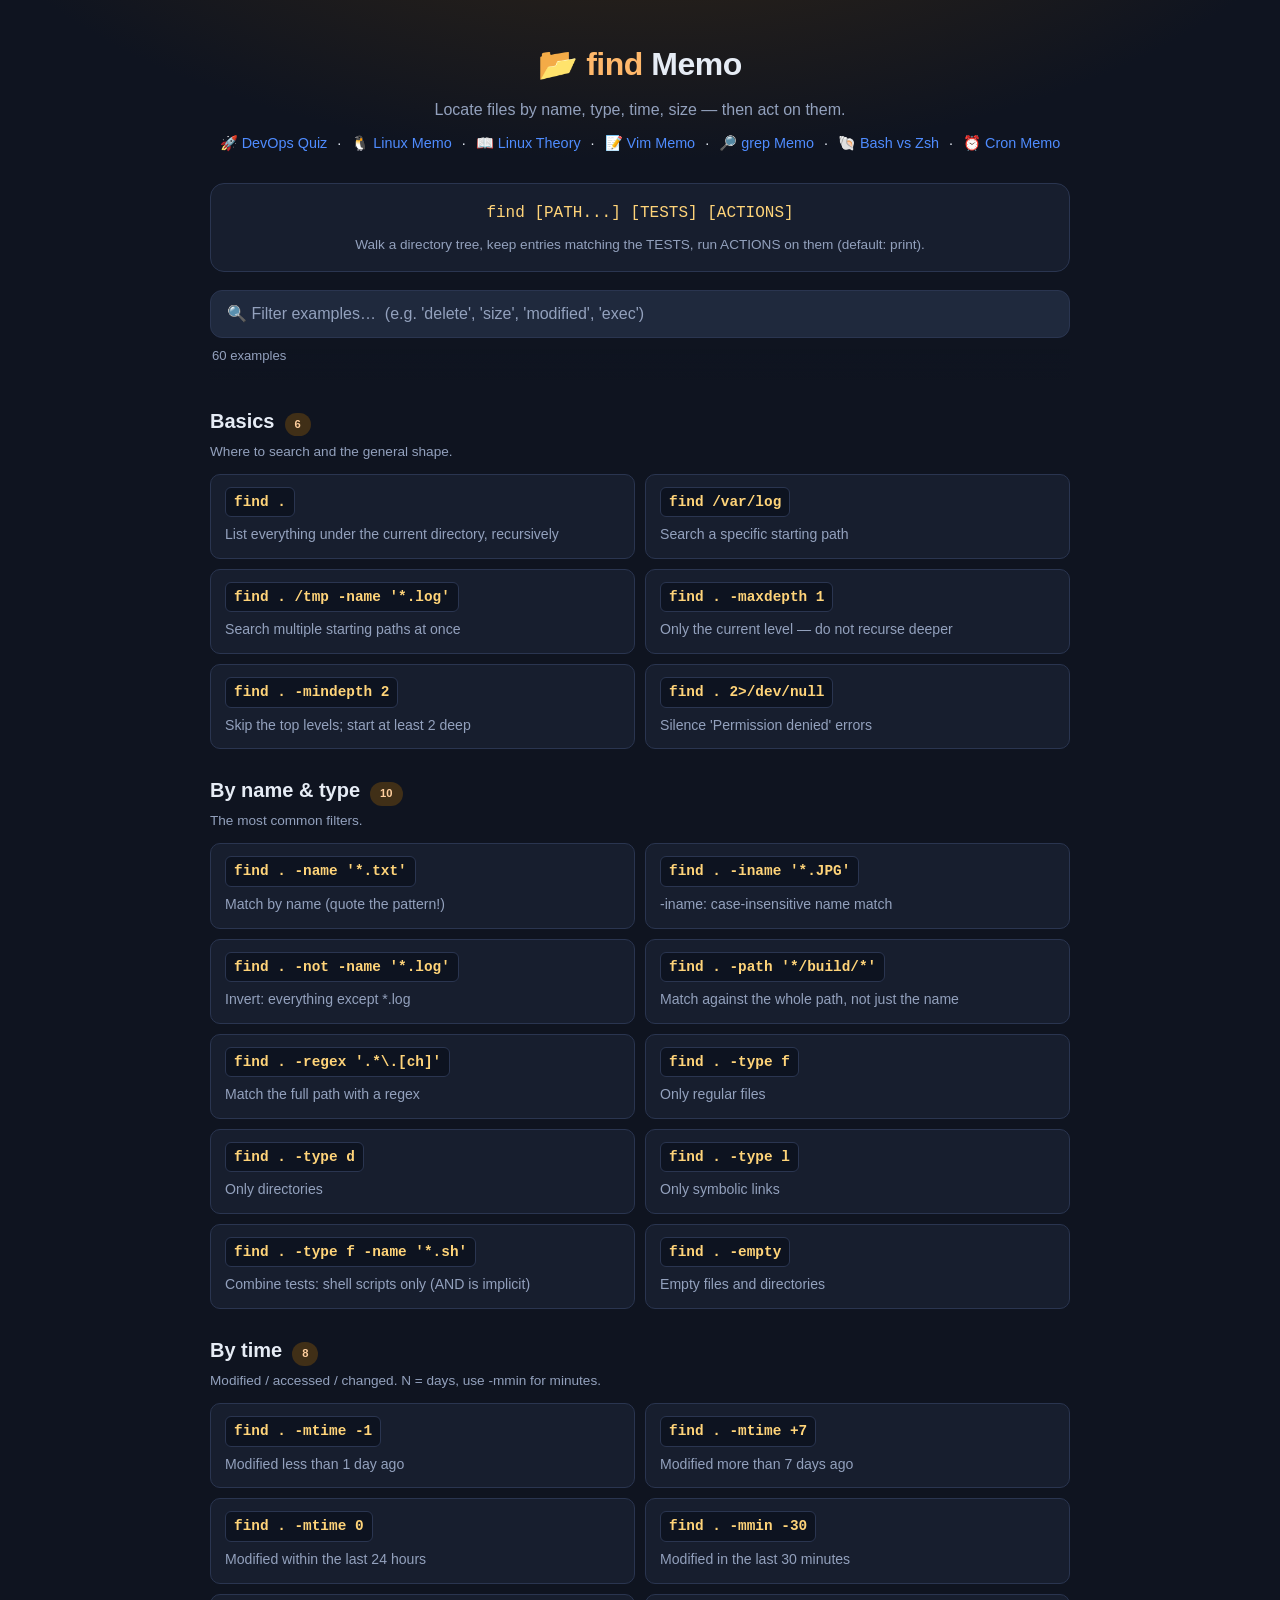
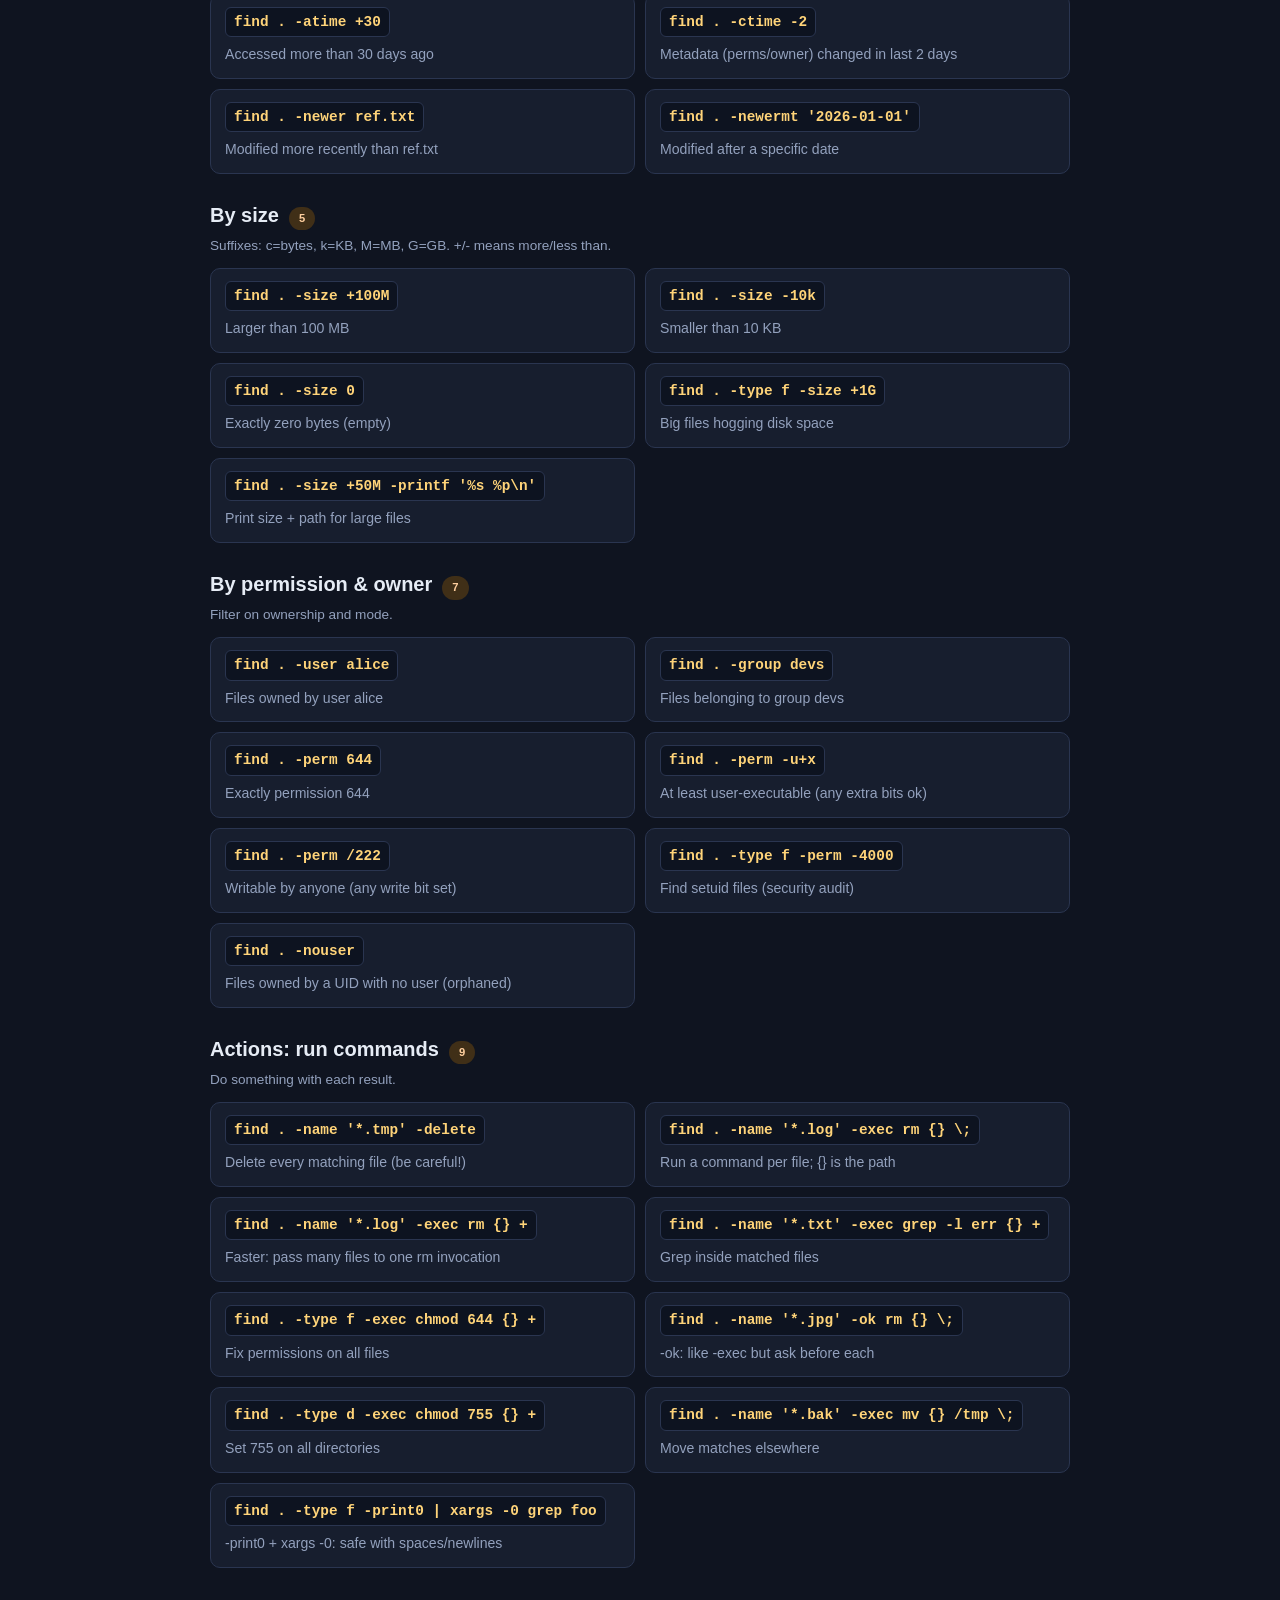
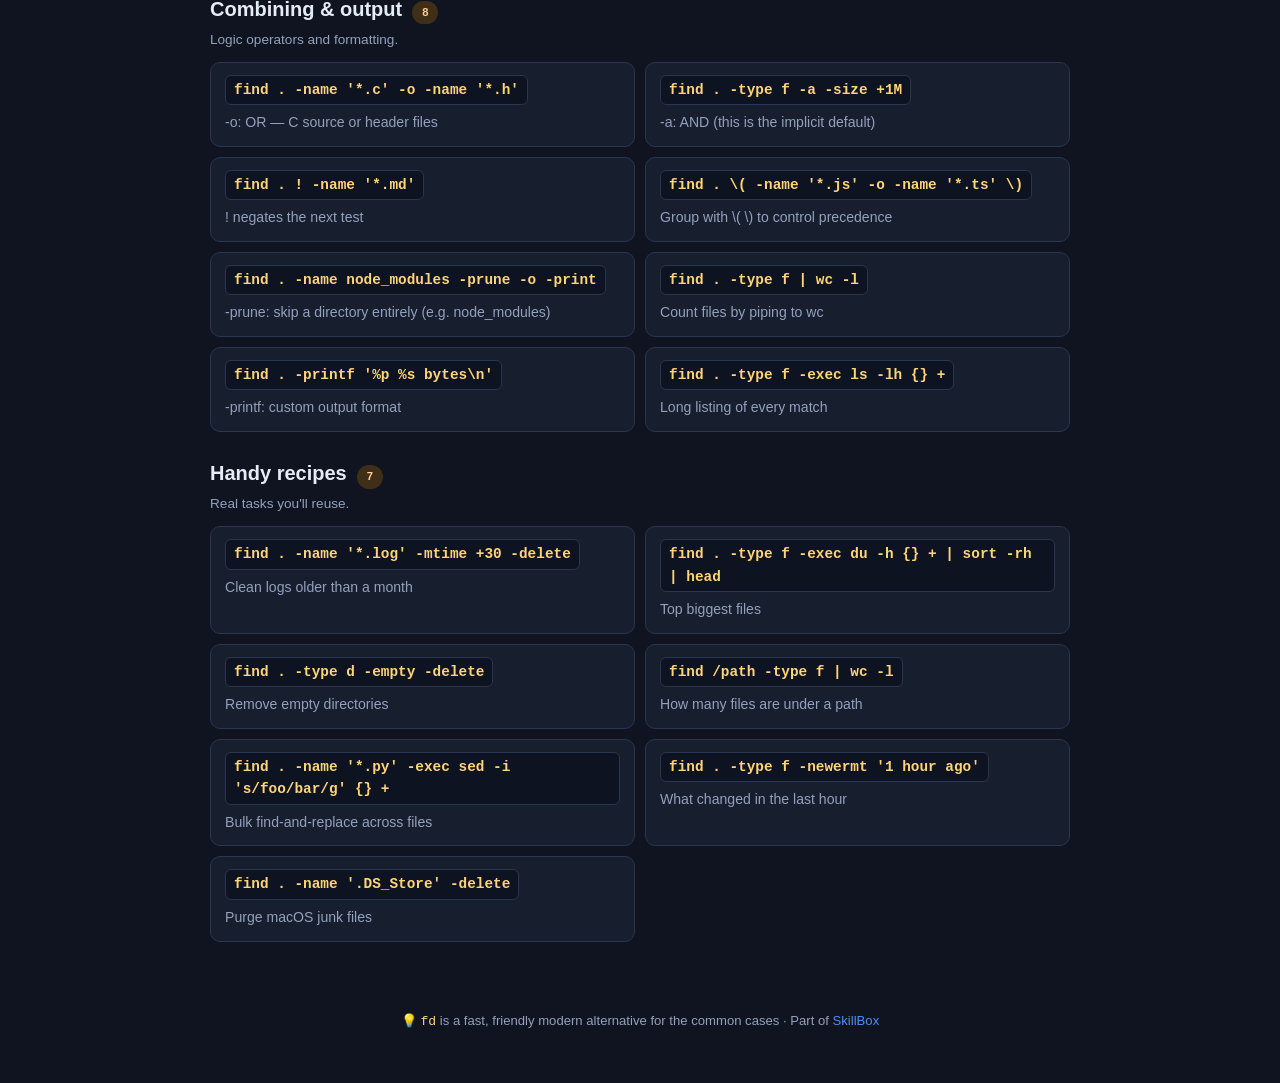
<file: docs/find.html>
<!doctype html>
<html lang="en">
<head>
  <meta charset="utf-8" />
  <meta name="viewport" content="width=device-width, initial-scale=1" />
  <title>find Memo · SkillBox</title>
  <style>
    :root {
      --bg: #0f1420; --panel: #171e2e; --panel-2: #1f293d;
      --text: #e6ecf5; --muted: #93a1bd; --accent: #4f8cff; --accent-2: #2ee6a6;
      --code: #ffd479; --border: #2a3550; --radius: 14px;
    }
    * { box-sizing: border-box; }
    body {
      margin: 0;
      font-family: -apple-system, BlinkMacSystemFont, "Segoe UI", Roboto, Helvetica, Arial, sans-serif;
      background: radial-gradient(1200px 600px at 50% -200px, #3a2a14 0%, var(--bg) 60%);
      color: var(--text); line-height: 1.55; min-height: 100vh;
    }
    .wrap { max-width: 900px; margin: 0 auto; padding: 0 20px; }
    .site-header { padding: 40px 0 10px; text-align: center; }
    .site-header h1 { margin: 0; font-size: 2rem; letter-spacing: -0.5px; }
    .site-header h1 span { color: #ffb86b; }
    .tagline { color: var(--muted); margin: 8px 0 0; }
    .nav { margin-top: 10px; font-size: .9rem; }
    .nav a { color: var(--accent); text-decoration: none; margin: 0 6px; }
    .nav a:hover { text-decoration: underline; }

    .synopsis {
      background: var(--panel); border: 1px solid var(--border); border-radius: var(--radius);
      padding: 16px 18px; margin: 18px 0 4px; text-align: center;
    }
    .synopsis code {
      font-family: "SF Mono", "Fira Code", Menlo, Consolas, monospace;
      color: var(--code); font-size: 1rem;
    }
    .synopsis .desc { color: var(--muted); font-size: .85rem; margin-top: 8px; }

    .toolbar {
      position: sticky; top: 0; z-index: 5; padding: 14px 0;
      background: linear-gradient(180deg, var(--bg) 70%, transparent);
    }
    #search {
      width: 100%; padding: 14px 16px; font-size: 1rem;
      background: var(--panel-2); color: var(--text);
      border: 1px solid var(--border); border-radius: 12px;
    }
    #search::placeholder { color: var(--muted); }
    .count { color: var(--muted); font-size: .82rem; margin: 8px 2px 0; }

    .tier { margin: 26px 0; }
    .tier-head { display: flex; align-items: baseline; gap: 10px; margin: 0 0 4px; }
    .tier-head h2 { margin: 0; font-size: 1.25rem; }
    .badge { font-size: .7rem; padding: 3px 10px; border-radius: 999px; font-weight: 700; background: #402f17; color: #ffcf9e; }
    .tier-desc { color: var(--muted); font-size: .85rem; margin: 0 0 12px; }

    .grid { display: grid; grid-template-columns: 1fr 1fr; gap: 10px; }
    @media (max-width: 640px) { .grid { grid-template-columns: 1fr; } }

    .cmd {
      background: var(--panel); border: 1px solid var(--border);
      border-radius: 10px; padding: 12px 14px;
    }
    .cmd code {
      display: inline-block; font-family: "SF Mono", "Fira Code", Menlo, Consolas, monospace;
      color: var(--code); font-size: .9rem; font-weight: 600;
      background: #0d1320; padding: 3px 8px; border-radius: 6px; border: 1px solid var(--border);
      word-break: break-word;
    }
    .cmd .desc { color: var(--muted); font-size: .88rem; margin-top: 7px; }
    .cmd.hidden { display: none; }
    .tier.hidden { display: none; }
    .noresults { text-align: center; color: var(--muted); padding: 30px; display: none; }

    .site-footer { text-align: center; padding: 30px 0 40px; color: var(--muted); font-size: .82rem; }
    .site-footer a { color: var(--accent); text-decoration: none; }
    .site-footer code { color: var(--code); }
  </style>
</head>
<body>
  <header class="site-header">
    <div class="wrap">
      <h1>📂 <span>find</span> Memo</h1>
      <p class="tagline">Locate files by name, type, time, size — then act on them.</p>
      <nav class="nav">
        <a href="./">🚀 DevOps Quiz</a> ·
        <a href="linux.html">🐧 Linux Memo</a> ·
        <a href="linux-theory.html">📖 Linux Theory</a> ·
        <a href="vim.html">📝 Vim Memo</a> ·
        <a href="grep.html">🔎 grep Memo</a> ·
        <a href="bash-vs-zsh.html">🐚 Bash vs Zsh</a> ·
        <a href="cron.html">⏰ Cron Memo</a>
      </nav>
    </div>
  </header>

  <main class="wrap">
    <div class="synopsis">
      <code>find [PATH...] [TESTS] [ACTIONS]</code>
      <div class="desc">Walk a directory tree, keep entries matching the TESTS, run ACTIONS on them (default: print).</div>
    </div>

    <div class="toolbar">
      <input id="search" type="search" placeholder="🔍 Filter examples…  (e.g. 'delete', 'size', 'modified', 'exec')" autocomplete="off" />
      <p class="count" id="count"></p>
    </div>

    <div id="tiers"></div>
    <p class="noresults" id="noresults">No examples match your search.</p>
  </main>

  <footer class="site-footer">
    <div class="wrap">
      <p>💡 <code>fd</code> is a fast, friendly modern alternative for the common cases · Part of <a href="https://github.com/skybytescode/skillbox">SkillBox</a></p>
    </div>
  </footer>

  <script>
    const DATA = [
      {
        tier: "Basics", desc: "Where to search and the general shape.",
        cmds: [
          ["find .", "List everything under the current directory, recursively"],
          ["find /var/log", "Search a specific starting path"],
          ["find . /tmp -name '*.log'", "Search multiple starting paths at once"],
          ["find . -maxdepth 1", "Only the current level — do not recurse deeper"],
          ["find . -mindepth 2", "Skip the top levels; start at least 2 deep"],
          ["find . 2>/dev/null", "Silence 'Permission denied' errors"],
        ],
      },
      {
        tier: "By name & type", desc: "The most common filters.",
        cmds: [
          ["find . -name '*.txt'", "Match by name (quote the pattern!)"],
          ["find . -iname '*.JPG'", "-iname: case-insensitive name match"],
          ["find . -not -name '*.log'", "Invert: everything except *.log"],
          ["find . -path '*/build/*'", "Match against the whole path, not just the name"],
          ["find . -regex '.*\\.[ch]'", "Match the full path with a regex"],
          ["find . -type f", "Only regular files"],
          ["find . -type d", "Only directories"],
          ["find . -type l", "Only symbolic links"],
          ["find . -type f -name '*.sh'", "Combine tests: shell scripts only (AND is implicit)"],
          ["find . -empty", "Empty files and directories"],
        ],
      },
      {
        tier: "By time", desc: "Modified / accessed / changed. N = days, use -mmin for minutes.",
        cmds: [
          ["find . -mtime -1", "Modified less than 1 day ago"],
          ["find . -mtime +7", "Modified more than 7 days ago"],
          ["find . -mtime 0", "Modified within the last 24 hours"],
          ["find . -mmin -30", "Modified in the last 30 minutes"],
          ["find . -atime +30", "Accessed more than 30 days ago"],
          ["find . -ctime -2", "Metadata (perms/owner) changed in last 2 days"],
          ["find . -newer ref.txt", "Modified more recently than ref.txt"],
          ["find . -newermt '2026-01-01'", "Modified after a specific date"],
        ],
      },
      {
        tier: "By size", desc: "Suffixes: c=bytes, k=KB, M=MB, G=GB. +/- means more/less than.",
        cmds: [
          ["find . -size +100M", "Larger than 100 MB"],
          ["find . -size -10k", "Smaller than 10 KB"],
          ["find . -size 0", "Exactly zero bytes (empty)"],
          ["find . -type f -size +1G", "Big files hogging disk space"],
          ["find . -size +50M -printf '%s %p\\n'", "Print size + path for large files"],
        ],
      },
      {
        tier: "By permission & owner", desc: "Filter on ownership and mode.",
        cmds: [
          ["find . -user alice", "Files owned by user alice"],
          ["find . -group devs", "Files belonging to group devs"],
          ["find . -perm 644", "Exactly permission 644"],
          ["find . -perm -u+x", "At least user-executable (any extra bits ok)"],
          ["find . -perm /222", "Writable by anyone (any write bit set)"],
          ["find . -type f -perm -4000", "Find setuid files (security audit)"],
          ["find . -nouser", "Files owned by a UID with no user (orphaned)"],
        ],
      },
      {
        tier: "Actions: run commands", desc: "Do something with each result.",
        cmds: [
          ["find . -name '*.tmp' -delete", "Delete every matching file (be careful!)"],
          ["find . -name '*.log' -exec rm {} \\;", "Run a command per file; {} is the path"],
          ["find . -name '*.log' -exec rm {} +", "Faster: pass many files to one rm invocation"],
          ["find . -name '*.txt' -exec grep -l err {} +", "Grep inside matched files"],
          ["find . -type f -exec chmod 644 {} +", "Fix permissions on all files"],
          ["find . -name '*.jpg' -ok rm {} \\;", "-ok: like -exec but ask before each"],
          ["find . -type d -exec chmod 755 {} +", "Set 755 on all directories"],
          ["find . -name '*.bak' -exec mv {} /tmp \\;", "Move matches elsewhere"],
          ["find . -type f -print0 | xargs -0 grep foo", "-print0 + xargs -0: safe with spaces/newlines"],
        ],
      },
      {
        tier: "Combining & output", desc: "Logic operators and formatting.",
        cmds: [
          ["find . -name '*.c' -o -name '*.h'", "-o: OR — C source or header files"],
          ["find . -type f -a -size +1M", "-a: AND (this is the implicit default)"],
          ["find . ! -name '*.md'", "! negates the next test"],
          ["find . \\( -name '*.js' -o -name '*.ts' \\)", "Group with \\( \\) to control precedence"],
          ["find . -name node_modules -prune -o -print", "-prune: skip a directory entirely (e.g. node_modules)"],
          ["find . -type f | wc -l", "Count files by piping to wc"],
          ["find . -printf '%p %s bytes\\n'", "-printf: custom output format"],
          ["find . -type f -exec ls -lh {} +", "Long listing of every match"],
        ],
      },
      {
        tier: "Handy recipes", desc: "Real tasks you'll reuse.",
        cmds: [
          ["find . -name '*.log' -mtime +30 -delete", "Clean logs older than a month"],
          ["find . -type f -exec du -h {} + | sort -rh | head", "Top biggest files"],
          ["find . -type d -empty -delete", "Remove empty directories"],
          ["find /path -type f | wc -l", "How many files are under a path"],
          ["find . -name '*.py' -exec sed -i 's/foo/bar/g' {} +", "Bulk find-and-replace across files"],
          ["find . -type f -newermt '1 hour ago'", "What changed in the last hour"],
          ["find . -name '.DS_Store' -delete", "Purge macOS junk files"],
        ],
      },
    ];

    const tiersEl = document.getElementById("tiers");
    const total = DATA.reduce((n, t) => n + t.cmds.length, 0);

    for (const t of DATA) {
      const section = document.createElement("section");
      section.className = "tier";
      section.innerHTML =
        `<div class="tier-head"><h2>${t.tier}</h2><span class="badge">${t.cmds.length}</span></div>` +
        `<p class="tier-desc">${t.desc}</p>`;
      const grid = document.createElement("div");
      grid.className = "grid";
      for (const [cmd, desc] of t.cmds) {
        const div = document.createElement("div");
        div.className = "cmd";
        div.dataset.text = (cmd + " " + desc).toLowerCase();
        div.innerHTML = `<code></code><div class="desc"></div>`;
        div.querySelector("code").textContent = cmd;
        div.querySelector(".desc").textContent = desc;
        grid.appendChild(div);
      }
      section.appendChild(grid);
      tiersEl.appendChild(section);
    }

    const search = document.getElementById("search");
    const countEl = document.getElementById("count");
    const noResults = document.getElementById("noresults");
    countEl.textContent = `${total} examples`;

    search.addEventListener("input", () => {
      const q = search.value.trim().toLowerCase();
      let shown = 0;
      for (const section of document.querySelectorAll(".tier")) {
        let visibleInSection = 0;
        for (const card of section.querySelectorAll(".cmd")) {
          const match = !q || card.dataset.text.includes(q);
          card.classList.toggle("hidden", !match);
          if (match) { shown++; visibleInSection++; }
        }
        section.classList.toggle("hidden", visibleInSection === 0);
      }
      countEl.textContent = q ? `${shown} of ${total} examples` : `${total} examples`;
      noResults.style.display = shown === 0 ? "block" : "none";
    });
  </script>
</body>
</html>
</file>
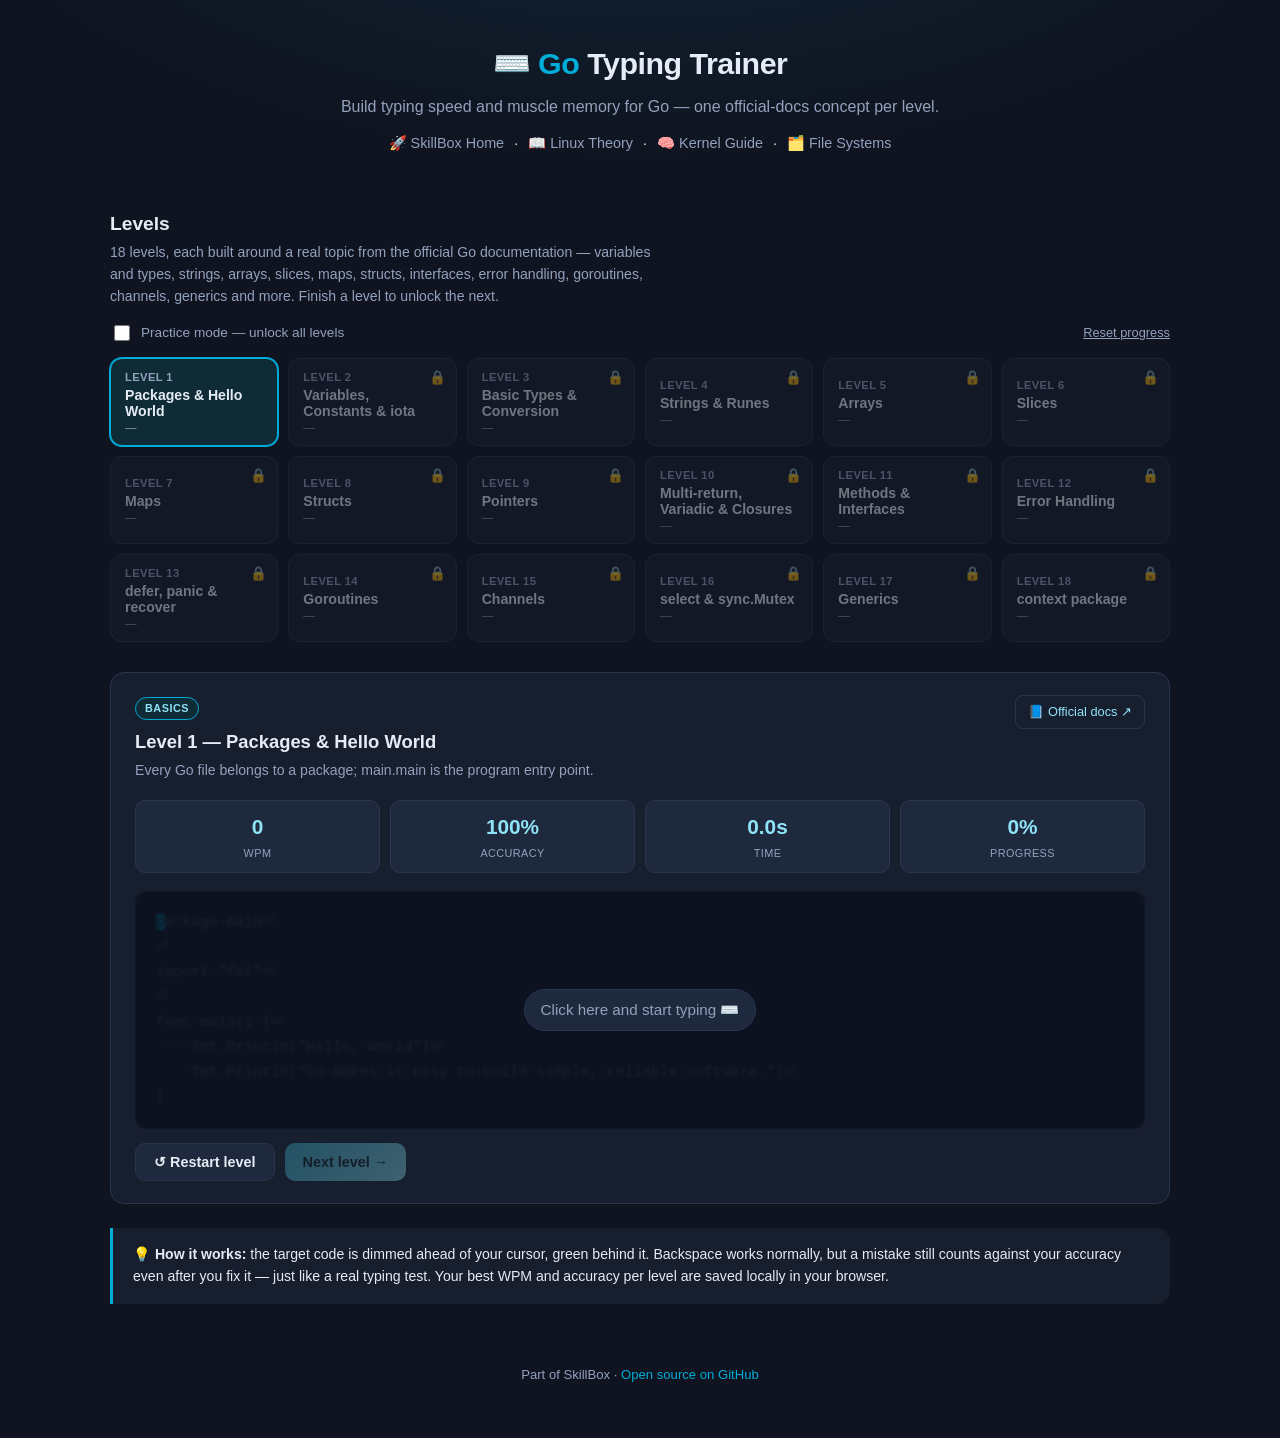
<file: docs/go-typing.html>
<!doctype html>
<html lang="en">
<head>
  <meta charset="utf-8" />
  <meta name="viewport" content="width=device-width, initial-scale=1" />
  <title>Go Typing Trainer · Learn Go by Typing It · SkillBox</title>
  <style>
    :root {
      --bg: #0f1420; --panel: #171e2e; --panel-2: #1f293d;
      --text: #e6ecf5; --muted: #93a1bd; --border: #2a3550; --radius: 14px;
      --go: #00ADD8; --go-soft: #0f2b35; --go-text: #8fe3f7;
      --ok: #2ee6a6; --ok-soft: #123227;
      --bad: #ff5d6c; --bad-soft: #3a1420;
      --gold: #ffcf5c; --silver: #c7d2e6; --bronze: #d99a5c;
    }
    * { box-sizing: border-box; }
    body {
      margin: 0;
      font-family: -apple-system, BlinkMacSystemFont, "Segoe UI", Roboto, Helvetica, Arial, sans-serif;
      background: radial-gradient(1200px 600px at 50% -200px, #12283a 0%, var(--bg) 60%);
      color: var(--text); line-height: 1.55; min-height: 100vh;
    }
    a { color: var(--go); }
    code {
      font-family: "SF Mono", "Fira Code", Menlo, Consolas, monospace;
      color: var(--go-text); background: #0d1320; padding: 2px 6px;
      border-radius: 5px; border: 1px solid var(--border); font-size: .88em;
    }
    .wrap { max-width: 1100px; margin: 0 auto; padding: 0 20px; }

    .site-header { padding: 40px 0 10px; text-align: center; }
    .site-header h1 { margin: 0; font-size: 1.9rem; letter-spacing: -0.5px; }
    .site-header h1 .g { color: var(--go); }
    .tagline { color: var(--muted); margin: 8px 0 0; }
    .nav { margin-top: 12px; font-size: .9rem; }
    .nav a { text-decoration: none; margin: 0 6px; color: var(--muted); }
    .nav a:hover { text-decoration: underline; color: var(--text); }

    main { padding-bottom: 50px; }

    /* Level grid */
    section.block { margin: 30px 0; }
    .block h2 { font-size: 1.2rem; margin: 0 0 4px; }
    .block .lede { color: var(--muted); font-size: .88rem; margin: 0 0 14px; max-width: 70ch; }

    .toolbar { display: flex; align-items: center; justify-content: space-between; gap: 12px; flex-wrap: wrap; margin-bottom: 14px; }
    .toggle { display: flex; align-items: center; gap: 8px; font-size: .85rem; color: var(--muted); cursor: pointer; user-select: none; }
    .toggle input { accent-color: var(--go); width: 16px; height: 16px; }
    .resetlink { font-size: .8rem; color: var(--muted); text-decoration: underline; cursor: pointer; background: none; border: none; padding: 0; }
    .resetlink:hover { color: var(--bad); }

    .level-grid { display: grid; grid-template-columns: repeat(auto-fill, minmax(150px, 1fr)); gap: 10px; }
    .level-card {
      background: var(--panel); border: 1.5px solid var(--border); border-radius: 12px;
      padding: 12px 14px; cursor: pointer; text-align: left; color: var(--text);
      transition: border-color .12s ease, transform .05s ease; position: relative;
    }
    .level-card:hover { border-color: var(--go); }
    .level-card:active { transform: translateY(1px); }
    .level-card.active { border-color: var(--go); background: var(--go-soft); box-shadow: 0 0 0 1px var(--go); }
    .level-card.locked { opacity: .45; cursor: not-allowed; }
    .level-card .num { font-size: .7rem; color: var(--muted); font-weight: 700; letter-spacing: .4px; }
    .level-card .title { font-size: .88rem; font-weight: 600; margin: 4px 0 2px; }
    .level-card .best { font-size: .72rem; color: var(--muted); }
    .level-card .tier { position: absolute; top: 10px; right: 10px; font-size: .95rem; }
    .level-card .lock { position: absolute; top: 10px; right: 10px; font-size: .85rem; color: var(--muted); }

    /* Active level panel */
    .panel {
      background: var(--panel); border: 1px solid var(--border); border-radius: var(--radius);
      padding: 22px 24px; margin-top: 18px;
    }
    .panel-head { display: flex; align-items: flex-start; justify-content: space-between; gap: 16px; flex-wrap: wrap; }
    .panel-head h3 { margin: 0 0 4px; font-size: 1.15rem; }
    .kicker { display: inline-block; font-size: .68rem; text-transform: uppercase; letter-spacing: .5px; font-weight: 700; color: var(--go-text); background: var(--go-soft); border: 1px solid var(--go); border-radius: 999px; padding: 2px 9px; margin-bottom: 8px; }
    .panel-head p.blurb { color: var(--muted); font-size: .88rem; margin: 4px 0 0; max-width: 60ch; }
    .doclink { font-size: .8rem; white-space: nowrap; text-decoration: none; color: var(--go-text); border: 1px solid var(--border); border-radius: 8px; padding: 6px 12px; }
    .doclink:hover { border-color: var(--go); }

    /* Stats */
    .stats-bar { display: grid; grid-template-columns: repeat(4, 1fr); gap: 10px; margin: 18px 0; }
    .stat { background: var(--panel-2); border: 1px solid var(--border); border-radius: 10px; padding: 10px 14px; text-align: center; }
    .stat .val { font-size: 1.3rem; font-weight: 700; color: var(--go-text); }
    .stat .lbl { font-size: .68rem; color: var(--muted); text-transform: uppercase; letter-spacing: .4px; margin-top: 2px; }

    /* Code stage */
    .stage-wrap { position: relative; }
    .code-stage {
      background: #0d1320; border: 1.5px solid var(--border); border-radius: 12px;
      padding: 18px 20px; font-family: "SF Mono", "Fira Code", Menlo, Consolas, monospace;
      font-size: .92rem; line-height: 1.7; white-space: pre-wrap; word-break: break-word;
      max-height: 420px; overflow-y: auto; cursor: text;
    }
    .code-stage:focus-within, .code-stage.focused { border-color: var(--go); }
    .ch { white-space: pre; }
    .ch.pending { color: #4a5875; }
    .ch.correct { color: var(--ok); }
    .ch.incorrect { color: var(--bad); background: var(--bad-soft); border-radius: 2px; }
    .ch.cur { background: var(--go); color: #06131a; border-radius: 2px; }
    .ch.shake { display: inline-block; background: var(--bad); color: #2a0a0e; border-radius: 2px; animation: shake .28s; }
    @keyframes shake {
      10%, 90% { transform: translateX(-1px); }
      20%, 80% { transform: translateX(2px); }
      30%, 50%, 70% { transform: translateX(-3px); }
      40%, 60% { transform: translateX(3px); }
    }
    .hidden-input {
      position: absolute; width: 1px; height: 1px; opacity: 0; pointer-events: none;
      top: 0; left: 0;
    }
    .focus-hint {
      position: absolute; inset: 0; display: flex; align-items: center; justify-content: center;
      background: rgba(13, 19, 32, .82); border-radius: 12px; font-size: .95rem; color: var(--muted);
      cursor: text; backdrop-filter: blur(1px);
    }
    .focus-hint span { background: var(--panel-2); border: 1px solid var(--border); padding: 8px 16px; border-radius: 999px; }
    .code-stage.focused + .focus-hint { display: none; }

    .stage-actions { display: flex; gap: 10px; margin-top: 14px; }
    .btn {
      border: none; border-radius: 10px; padding: 10px 18px; font-size: .9rem; font-weight: 600;
      cursor: pointer; transition: transform .05s ease, filter .15s ease;
    }
    .btn:active { transform: translateY(1px); }
    .btn.primary { background: linear-gradient(135deg, var(--go), #4fd1e8); color: #052229; }
    .btn.primary:disabled { opacity: .4; cursor: not-allowed; filter: grayscale(.4); }
    .btn.ghost { background: var(--panel-2); color: var(--text); border: 1px solid var(--border); }
    .btn:hover:not(:disabled) { filter: brightness(1.08); }

    /* Completion panel */
    .complete {
      margin-top: 18px; padding: 20px 22px; border-radius: 12px; border: 1.5px solid var(--ok);
      background: var(--ok-soft); display: none;
    }
    .complete.show { display: block; }
    .complete h4 { margin: 0 0 6px; font-size: 1.05rem; color: var(--ok); }
    .complete .tierline { font-size: .9rem; color: var(--muted); margin-bottom: 12px; }
    .complete .tierline b { color: var(--text); }

    .callout {
      background: var(--panel); border-left: 3px solid var(--go); border-radius: 0 var(--radius) var(--radius) 0;
      padding: 16px 20px; font-size: .88rem; margin: 24px 0;
    }

    .site-footer { text-align: center; padding: 24px 0 40px; color: var(--muted); font-size: .82rem; }
    .site-footer a { text-decoration: none; }

    @media (max-width: 640px) {
      .stats-bar { grid-template-columns: repeat(2, 1fr); }
      .panel { padding: 18px; }
    }
  </style>
</head>
<body>
  <header class="site-header">
    <div class="wrap">
      <h1>⌨️ <span class="g">Go</span> Typing Trainer</h1>
      <p class="tagline">Build typing speed and muscle memory for Go — one official-docs concept per level.</p>
      <p class="nav"><a href="index.html">🚀 SkillBox Home</a> · <a href="linux-theory.html">📖 Linux Theory</a> · <a href="kernel.html">🧠 Kernel Guide</a> · <a href="files.html">🗂️ File Systems</a></p>
    </div>
  </header>

  <main class="wrap">
    <section class="block">
      <h2>Levels</h2>
      <p class="lede">18 levels, each built around a real topic from the official Go documentation — variables and types, strings, arrays, slices, maps, structs, interfaces, error handling, goroutines, channels, generics and more. Finish a level to unlock the next.</p>
      <div class="toolbar">
        <label class="toggle"><input type="checkbox" id="practiceToggle" /> Practice mode — unlock all levels</label>
        <button class="resetlink" id="resetProgress">Reset progress</button>
      </div>
      <div class="level-grid" id="levelGrid"></div>
    </section>

    <section class="panel" id="levelPanel">
      <div class="panel-head">
        <div>
          <span class="kicker" id="levelTag">Basics</span>
          <h3 id="levelTitle">Loading…</h3>
          <p class="blurb" id="levelBlurb"></p>
        </div>
        <a class="doclink" id="levelDoc" href="#" target="_blank" rel="noopener">📘 Official docs ↗</a>
      </div>

      <div class="stats-bar">
        <div class="stat"><div class="val" id="statWpm">0</div><div class="lbl">WPM</div></div>
        <div class="stat"><div class="val" id="statAcc">100%</div><div class="lbl">Accuracy</div></div>
        <div class="stat"><div class="val" id="statTime">0.0s</div><div class="lbl">Time</div></div>
        <div class="stat"><div class="val" id="statProg">0%</div><div class="lbl">Progress</div></div>
      </div>

      <div class="stage-wrap">
        <div class="code-stage" id="codeStage" tabindex="0"></div>
        <div class="focus-hint" id="focusHint"><span>Click here and start typing ⌨️</span></div>
        <textarea class="hidden-input" id="hiddenInput" autocapitalize="off" autocomplete="off" autocorrect="off" spellcheck="false"></textarea>
      </div>

      <div class="stage-actions">
        <button class="btn ghost" id="restartBtn">↺ Restart level</button>
        <button class="btn primary" id="nextBtn" disabled>Next level →</button>
      </div>

      <div class="complete" id="completePanel">
        <h4 id="completeTitle">🎉 Level complete!</h4>
        <p class="tierline" id="completeStats"></p>
      </div>
    </section>

    <div class="callout">
      💡 <b>How it works:</b> the target code is dimmed ahead of your cursor, green behind it. Backspace works normally, but a mistake still counts against your accuracy even after you fix it — just like a real typing test. Your best WPM and accuracy per level are saved locally in your browser.
    </div>
  </main>

  <footer class="site-footer">
    <div class="wrap">
      <p>Part of SkillBox · <a href="https://github.com/skybytescode/skillbox">Open source on GitHub</a></p>
    </div>
  </footer>

  <script>
  (function () {
    'use strict';

    const LEVELS = [
      {
        tag: 'Basics', title: 'Packages & Hello World',
        blurb: 'Every Go file belongs to a package; main.main is the program entry point.',
        doc: 'https://go.dev/tour/basics/1',
        code: `package main

import "fmt"

func main() {
    fmt.Println("Hello, World")
    fmt.Println("Go makes it easy to build simple, reliable software.")
}`
      },
      {
        tag: 'Basics', title: 'Variables, Constants & iota',
        blurb: 'var, short declaration :=, const blocks, and the iota enumerator.',
        doc: 'https://go.dev/tour/basics/8',
        code: `package main

import "fmt"

const (
    Sunday = iota
    Monday
    Tuesday
    Wednesday
)

func main() {
    var name string = "Gopher"
    age := 15
    const Pi = 3.14159

    var isReady bool
    isReady = true

    fmt.Println(name, age, Pi, isReady)
    fmt.Println("Wednesday index:", Wednesday)
}`
      },
      {
        tag: 'Basics', title: 'Basic Types & Conversion',
        blurb: 'Numeric types, explicit conversions, and integer division vs modulo.',
        doc: 'https://go.dev/tour/basics/11',
        code: `package main

import "fmt"

func main() {
    var i int = 42
    var f float64 = float64(i) / 3
    var u uint8 = 255
    var b byte = 'A'

    s := fmt.Sprintf("%d %.2f %d %c", i, f, u, b)
    fmt.Println(s)

    x, y := 7, 3
    fmt.Println("div:", x/y, "mod:", x%y)
}`
      },
      {
        tag: 'Strings', title: 'Strings & Runes',
        blurb: 'UTF-8 strings, the strings package, ranging over runes, and strings.Builder.',
        doc: 'https://pkg.go.dev/strings',
        code: `package main

import (
    "fmt"
    "strings"
)

func main() {
    s := "Hello, Gophers!"

    fmt.Println(strings.ToUpper(s))
    fmt.Println(strings.Contains(s, "Gopher"))
    fmt.Println(strings.Split(s, ", "))

    for i, r := range s {
        if r == 'G' {
            fmt.Println("found G at byte", i)
        }
    }

    var b strings.Builder
    b.WriteString("built ")
    b.WriteString("efficiently")
    fmt.Println(b.String())
}`
      },
      {
        tag: 'Arrays', title: 'Arrays',
        blurb: 'Fixed-size arrays, zero values, and array literals with [...]​.',
        doc: 'https://go.dev/tour/moretypes/6',
        code: `package main

import "fmt"

func main() {
    var nums [5]int
    nums[0] = 10
    nums[4] = 50

    days := [...]string{"Mon", "Tue", "Wed"}

    sum := 0
    for _, n := range nums {
        sum += n
    }

    fmt.Println(nums, len(nums))
    fmt.Println(days, len(days))
    fmt.Println("sum:", sum)
}`
      },
      {
        tag: 'Slices', title: 'Slices',
        blurb: 'make, append, slicing expressions, and copy — the workhorse of Go collections.',
        doc: 'https://go.dev/tour/moretypes/7',
        code: `package main

import "fmt"

func main() {
    nums := make([]int, 0, 10)
    nums = append(nums, 1, 2, 3, 4, 5)

    middle := nums[1:4]
    fmt.Println(middle, len(middle), cap(middle))

    dst := make([]int, len(nums))
    copy(dst, nums)
    dst[0] = 99

    fmt.Println(nums)
    fmt.Println(dst)
}`
      },
      {
        tag: 'Maps', title: 'Maps',
        blurb: 'map literals, the comma-ok idiom, delete, and iterating with range.',
        doc: 'https://go.dev/tour/moretypes/19',
        code: `package main

import "fmt"

func main() {
    ages := map[string]int{
        "alice": 30,
        "bob":   25,
    }

    ages["carol"] = 28

    if age, ok := ages["bob"]; ok {
        fmt.Println("bob is", age)
    }

    delete(ages, "alice")

    for name, age := range ages {
        fmt.Println(name, "->", age)
    }
}`
      },
      {
        tag: 'Structs', title: 'Structs',
        blurb: 'Struct types, field literals, and nested struct access.',
        doc: 'https://go.dev/tour/moretypes/2',
        code: `package main

import "fmt"

type Point struct {
    X, Y int
}

type Circle struct {
    Center Point
    Radius float64
}

func main() {
    p := Point{X: 3, Y: 4}
    c := Circle{Center: p, Radius: 2.5}

    c.Center.X = 10

    fmt.Printf("%+v\\n", c)
}`
      },
      {
        tag: 'Pointers', title: 'Pointers',
        blurb: 'The & and * operators, and passing pointers to mutate values in place.',
        doc: 'https://go.dev/tour/moretypes/1',
        code: `package main

import "fmt"

func increment(n *int) {
    *n++
}

func main() {
    value := 10
    ptr := &value

    increment(ptr)
    fmt.Println("value:", value)
    fmt.Println("ptr points to:", *ptr)

    var nilPtr *int
    fmt.Println("nilPtr == nil:", nilPtr == nil)
}`
      },
      {
        tag: 'Functions', title: 'Multi-return, Variadic & Closures',
        blurb: 'Functions can return multiple values, take variadic args, and capture state as closures.',
        doc: 'https://go.dev/tour/moretypes/25',
        code: `package main

import "fmt"

func divide(a, b int) (int, error) {
    if b == 0 {
        return 0, fmt.Errorf("division by zero")
    }
    return a / b, nil
}

func sum(nums ...int) int {
    total := 0
    for _, n := range nums {
        total += n
    }
    return total
}

func counter() func() int {
    count := 0
    return func() int {
        count++
        return count
    }
}

func main() {
    result, err := divide(10, 2)
    fmt.Println(result, err)

    fmt.Println(sum(1, 2, 3, 4))

    next := counter()
    fmt.Println(next(), next(), next())
}`
      },
      {
        tag: 'Interfaces', title: 'Methods & Interfaces',
        blurb: 'Value receivers, interface satisfaction, and polymorphism without inheritance.',
        doc: 'https://go.dev/tour/methods/9',
        code: `package main

import "fmt"

type Shape interface {
    Area() float64
}

type Rectangle struct {
    Width, Height float64
}

func (r Rectangle) Area() float64 {
    return r.Width * r.Height
}

type Circle struct {
    Radius float64
}

func (c Circle) Area() float64 {
    return 3.14159 * c.Radius * c.Radius
}

func describe(s Shape) {
    fmt.Printf("area: %.2f\\n", s.Area())
}

func main() {
    shapes := []Shape{
        Rectangle{Width: 3, Height: 4},
        Circle{Radius: 2},
    }

    for _, s := range shapes {
        describe(s)
    }
}`
      },
      {
        tag: 'Errors', title: 'Error Handling',
        blurb: 'Sentinel errors, custom error types, wrapping with %w, errors.Is and errors.As.',
        doc: 'https://go.dev/blog/go1.13-errors',
        code: `package main

import (
    "errors"
    "fmt"
)

var ErrNotFound = errors.New("item not found")

type ValidationError struct {
    Field string
}

func (e *ValidationError) Error() string {
    return fmt.Sprintf("invalid field: %s", e.Field)
}

func find(id int) error {
    if id < 0 {
        return &ValidationError{Field: "id"}
    }
    if id == 0 {
        return fmt.Errorf("lookup failed: %w", ErrNotFound)
    }
    return nil
}

func main() {
    err := find(0)

    if errors.Is(err, ErrNotFound) {
        fmt.Println("not found:", err)
    }

    var verr *ValidationError
    if errors.As(find(-1), &verr) {
        fmt.Println("validation failed on", verr.Field)
    }
}`
      },
      {
        tag: 'Control flow', title: 'defer, panic & recover',
        blurb: 'defer runs LIFO on function exit; recover inside a deferred func stops a panic.',
        doc: 'https://go.dev/blog/defer-panic-and-recover',
        code: `package main

import "fmt"

func safeDivide(a, b int) (result int) {
    defer func() {
        if r := recover(); r != nil {
            fmt.Println("recovered from:", r)
            result = 0
        }
    }()

    result = a / b
    return result
}

func main() {
    defer fmt.Println("main is done")

    fmt.Println(safeDivide(10, 2))
    fmt.Println(safeDivide(10, 0))

    for i := 0; i < 3; i++ {
        defer fmt.Println("deferred:", i)
    }
}`
      },
      {
        tag: 'Concurrency', title: 'Goroutines',
        blurb: 'The go keyword starts a goroutine; sync.WaitGroup waits for a set of them to finish.',
        doc: 'https://go.dev/tour/concurrency/1',
        code: `package main

import (
    "fmt"
    "sync"
)

func worker(id int, wg *sync.WaitGroup) {
    defer wg.Done()
    fmt.Printf("worker %d starting\\n", id)
    fmt.Printf("worker %d done\\n", id)
}

func main() {
    var wg sync.WaitGroup

    for i := 1; i <= 5; i++ {
        wg.Add(1)
        go worker(i, &wg)
    }

    wg.Wait()
    fmt.Println("all workers finished")
}`
      },
      {
        tag: 'Concurrency', title: 'Channels',
        blurb: 'Buffered and unbuffered channels, directional channel types, and range over a channel.',
        doc: 'https://go.dev/tour/concurrency/2',
        code: `package main

import "fmt"

func producer(ch chan<- int, count int) {
    for i := 0; i < count; i++ {
        ch <- i * i
    }
    close(ch)
}

func main() {
    ch := make(chan int, 3)

    go producer(ch, 5)

    for square := range ch {
        fmt.Println("received:", square)
    }

    done := make(chan bool)
    go func() {
        fmt.Println("working...")
        done <- true
    }()
    <-done
}`
      },
      {
        tag: 'Concurrency', title: 'select & sync.Mutex',
        blurb: 'Guard shared state with a Mutex, and wait on multiple channels with select.',
        doc: 'https://go.dev/tour/concurrency/5',
        code: `package main

import (
    "fmt"
    "sync"
    "time"
)

type Counter struct {
    mu    sync.Mutex
    value int
}

func (c *Counter) Inc() {
    c.mu.Lock()
    defer c.mu.Unlock()
    c.value++
}

func main() {
    c := Counter{}
    var wg sync.WaitGroup

    for i := 0; i < 100; i++ {
        wg.Add(1)
        go func() {
            defer wg.Done()
            c.Inc()
        }()
    }
    wg.Wait()
    fmt.Println("counter:", c.value)

    ch1 := make(chan string)
    ch2 := make(chan string)

    go func() { time.Sleep(time.Millisecond); ch1 <- "one" }()
    go func() { time.Sleep(time.Millisecond); ch2 <- "two" }()

    for i := 0; i < 2; i++ {
        select {
        case msg1 := <-ch1:
            fmt.Println(msg1)
        case msg2 := <-ch2:
            fmt.Println(msg2)
        }
    }
}`
      },
      {
        tag: 'Generics', title: 'Generics',
        blurb: 'Type parameters, constraint interfaces, and a generic Stack[T].',
        doc: 'https://go.dev/doc/tutorial/generics',
        code: `package main

import "fmt"

type Number interface {
    int | int64 | float64
}

func Sum[T Number](nums []T) T {
    var total T
    for _, n := range nums {
        total += n
    }
    return total
}

type Stack[T any] struct {
    items []T
}

func (s *Stack[T]) Push(item T) {
    s.items = append(s.items, item)
}

func (s *Stack[T]) Pop() (T, bool) {
    var zero T
    if len(s.items) == 0 {
        return zero, false
    }
    item := s.items[len(s.items)-1]
    s.items = s.items[:len(s.items)-1]
    return item, true
}

func main() {
    fmt.Println(Sum([]int{1, 2, 3}))
    fmt.Println(Sum([]float64{1.5, 2.5}))

    s := Stack[string]{}
    s.Push("go")
    s.Push("rust")
    top, _ := s.Pop()
    fmt.Println(top)
}`
      },
      {
        tag: 'Concurrency', title: 'context package',
        blurb: 'Cancellation and timeouts propagated through a call chain via context.Context.',
        doc: 'https://pkg.go.dev/context',
        code: `package main

import (
    "context"
    "fmt"
    "time"
)

func worker(ctx context.Context, id int) {
    select {
    case <-time.After(2 * time.Second):
        fmt.Printf("worker %d finished\\n", id)
    case <-ctx.Done():
        fmt.Printf("worker %d cancelled: %v\\n", id, ctx.Err())
    }
}

func main() {
    ctx, cancel := context.WithTimeout(context.Background(), 100*time.Millisecond)
    defer cancel()

    go worker(ctx, 1)

    <-ctx.Done()
    fmt.Println("context done:", ctx.Err())
}`
      }
    ];

    const STORAGE_KEY = 'goTypingProgress_v1';
    const PRACTICE_KEY = 'goTypingPracticeMode';

    const els = {
      grid: document.getElementById('levelGrid'),
      practiceToggle: document.getElementById('practiceToggle'),
      resetProgress: document.getElementById('resetProgress'),
      levelTag: document.getElementById('levelTag'),
      levelTitle: document.getElementById('levelTitle'),
      levelBlurb: document.getElementById('levelBlurb'),
      levelDoc: document.getElementById('levelDoc'),
      statWpm: document.getElementById('statWpm'),
      statAcc: document.getElementById('statAcc'),
      statTime: document.getElementById('statTime'),
      statProg: document.getElementById('statProg'),
      stage: document.getElementById('codeStage'),
      focusHint: document.getElementById('focusHint'),
      input: document.getElementById('hiddenInput'),
      restartBtn: document.getElementById('restartBtn'),
      nextBtn: document.getElementById('nextBtn'),
      complete: document.getElementById('completePanel'),
      completeStats: document.getElementById('completeStats')
    };

    function loadProgress() {
      try { return JSON.parse(localStorage.getItem(STORAGE_KEY)) || {}; }
      catch (e) { return {}; }
    }
    function saveProgress(p) { localStorage.setItem(STORAGE_KEY, JSON.stringify(p)); }

    let progress = loadProgress();
    let practiceMode = localStorage.getItem(PRACTICE_KEY) === '1';
    els.practiceToggle.checked = practiceMode;

    let levelIdx = 0;
    let target = '';
    let prevLen = 0;
    let correctChars = 0;
    let errorChars = 0;
    let totalKeys = 0;
    let startTime = null;
    let finished = false;
    let tickTimer = null;

    function isUnlocked(i) {
      if (i === 0 || practiceMode) return true;
      return !!(progress[i - 1] && progress[i - 1].completed);
    }

    function firstIncompleteLevel() {
      for (let i = 0; i < LEVELS.length; i++) {
        if (!progress[i] || !progress[i].completed) return i;
      }
      return LEVELS.length - 1;
    }

    function tierIcon(tier) {
      if (tier === 'gold') return '🥇';
      if (tier === 'silver') return '🥈';
      if (tier === 'bronze') return '🥉';
      return '';
    }

    function renderGrid() {
      els.grid.innerHTML = '';
      LEVELS.forEach((lv, i) => {
        const unlocked = isUnlocked(i);
        const card = document.createElement('button');
        card.className = 'level-card' + (i === levelIdx ? ' active' : '') + (unlocked ? '' : ' locked');
        card.disabled = !unlocked;
        const rec = progress[i];
        card.innerHTML =
          '<div class="num">LEVEL ' + (i + 1) + '</div>' +
          '<div class="title">' + lv.title + '</div>' +
          '<div class="best">' + (rec ? rec.bestWpm + ' wpm · ' + rec.bestAcc + '%' : '—') + '</div>' +
          (unlocked
            ? (rec && rec.tier ? '<div class="tier">' + tierIcon(rec.tier) + '</div>' : '')
            : '<div class="lock">🔒</div>');
        card.addEventListener('click', () => { if (unlocked) loadLevel(i); });
        els.grid.appendChild(card);
      });
    }

    function renderStage() {
      let html = '';
      for (let i = 0; i < target.length; i++) {
        const ch = target[i];
        const display = ch === '\n' ? '⏎\n' : (ch === ' ' ? '·' : ch);
        let cls = 'ch pending';
        if (i < prevLen) {
          cls = 'ch ' + (typedIsCorrect[i] ? 'correct' : 'incorrect');
        } else if (i === prevLen) {
          cls = 'ch cur';
        }
        html += '<span class="' + cls + '">' + escapeHtml(display) + '</span>';
      }
      els.stage.innerHTML = html;
    }

    function escapeHtml(s) {
      return s.replace(/&/g, '&amp;').replace(/</g, '&lt;').replace(/>/g, '&gt;');
    }

    let typedIsCorrect = [];

    function loadLevel(i) {
      levelIdx = i;
      const lv = LEVELS[i];
      target = lv.code;
      prevLen = 0;
      correctChars = 0;
      errorChars = 0;
      totalKeys = 0;
      startTime = null;
      finished = false;
      typedIsCorrect = new Array(target.length).fill(false);

      els.levelTag.textContent = lv.tag;
      els.levelTitle.textContent = 'Level ' + (i + 1) + ' — ' + lv.title;
      els.levelBlurb.textContent = lv.blurb;
      els.levelDoc.href = lv.doc;

      els.input.value = '';
      els.input.maxLength = target.length;
      els.nextBtn.disabled = true;
      els.complete.classList.remove('show');
      els.stage.classList.remove('focused');

      updateStats();
      renderStage();
      renderGrid();
      stopTicking();
    }

    function updateStats() {
      const wpm = computeWpm();
      const acc = totalKeys === 0 ? 100 : Math.round((correctChars / totalKeys) * 100);
      const secs = startTime ? (Date.now() - startTime) / 1000 : 0;
      const prog = Math.round((prevLen / target.length) * 100);
      els.statWpm.textContent = wpm;
      els.statAcc.textContent = acc + '%';
      els.statTime.textContent = secs.toFixed(1) + 's';
      els.statProg.textContent = prog + '%';
      return { wpm, acc };
    }

    function computeWpm() {
      if (!startTime) return 0;
      const minutes = (Date.now() - startTime) / 60000;
      if (minutes <= 0) return 0;
      return Math.max(0, Math.round((correctChars / 5) / minutes));
    }

    function startTicking() {
      stopTicking();
      tickTimer = setInterval(updateStats, 200);
    }
    function stopTicking() {
      if (tickTimer) { clearInterval(tickTimer); tickTimer = null; }
    }

    function handleInput() {
      if (finished) { els.input.value = target.slice(0, prevLen); return; }

      const val = els.input.value;

      if (startTime === null && val.length > 0) {
        startTime = Date.now();
        startTicking();
      }

      let rejected = false;

      if (val.length > prevLen) {
        // Validate newly typed characters one at a time, in order. A wrong
        // character is never accepted into the buffer, so the confirmed
        // prefix can never drift out of alignment with the target text.
        const added = val.slice(prevLen);
        for (let k = 0; k < added.length; k++) {
          if (prevLen >= target.length) break;
          totalKeys++;
          const ok = added[k] === target[prevLen];
          typedIsCorrect[prevLen] = ok;
          if (ok) {
            correctChars++;
            prevLen++;
          } else {
            errorChars++;
            rejected = true;
            break;
          }
        }
      } else {
        // Backspace: move back, but the mistake already recorded still
        // counts toward accuracy, same as a real typing test.
        prevLen = val.length;
      }

      // Buffer always mirrors the confirmed-correct prefix — this is what
      // prevents a missed/extra character from silently misaligning
      // everything typed afterwards.
      els.input.value = target.slice(0, prevLen);

      renderStage();
      const stats = updateStats();

      if (rejected) {
        const curSpan = els.stage.querySelector('.ch.cur');
        if (curSpan) {
          curSpan.classList.add('shake');
          setTimeout(() => curSpan.classList.remove('shake'), 280);
        }
      }

      if (prevLen >= target.length) {
        finishLevel(stats);
      }
    }

    function finishLevel(stats) {
      finished = true;
      stopTicking();
      updateStats();

      const wpm = computeWpm();
      const acc = totalKeys === 0 ? 100 : Math.round((correctChars / totalKeys) * 100);
      let tier = 'bronze';
      if (wpm >= 35 && acc >= 97) tier = 'gold';
      else if (wpm >= 20 && acc >= 92) tier = 'silver';

      const rec = progress[levelIdx] || { bestWpm: 0, bestAcc: 0, tier: 'bronze', completed: false };
      const improved = wpm > rec.bestWpm;
      progress[levelIdx] = {
        completed: true,
        bestWpm: Math.max(rec.bestWpm, wpm),
        bestAcc: Math.max(rec.bestAcc, acc),
        tier: rankTier(rec.tier, tier)
      };
      saveProgress(progress);

      els.completeStats.innerHTML =
        tierIcon(progress[levelIdx].tier) + ' <b>' + wpm + ' WPM</b> at <b>' + acc + '%</b> accuracy' +
        (improved ? ' — new best!' : ' (best: ' + progress[levelIdx].bestWpm + ' wpm)');
      els.complete.classList.add('show');

      const hasNext = levelIdx < LEVELS.length - 1;
      els.nextBtn.disabled = !hasNext;
      renderGrid();
    }

    function rankTier(a, b) {
      const order = { bronze: 1, silver: 2, gold: 3 };
      return order[b] > order[a] ? b : a;
    }

    els.stage.addEventListener('click', () => els.input.focus());
    els.focusHint.addEventListener('click', () => els.input.focus());
    els.input.addEventListener('focus', () => els.stage.classList.add('focused'));
    els.input.addEventListener('blur', () => els.stage.classList.remove('focused'));
    els.input.addEventListener('input', handleInput);
    els.input.addEventListener('paste', (e) => e.preventDefault());

    els.restartBtn.addEventListener('click', () => loadLevel(levelIdx));
    els.nextBtn.addEventListener('click', () => {
      if (levelIdx < LEVELS.length - 1) loadLevel(levelIdx + 1);
    });

    els.practiceToggle.addEventListener('change', () => {
      practiceMode = els.practiceToggle.checked;
      localStorage.setItem(PRACTICE_KEY, practiceMode ? '1' : '0');
      renderGrid();
    });

    els.resetProgress.addEventListener('click', () => {
      if (!confirm('Reset all Go Typing Trainer progress? This cannot be undone.')) return;
      progress = {};
      saveProgress(progress);
      loadLevel(0);
    });

    loadLevel(firstIncompleteLevel());
  })();
  </script>
</body>
</html>
</file>
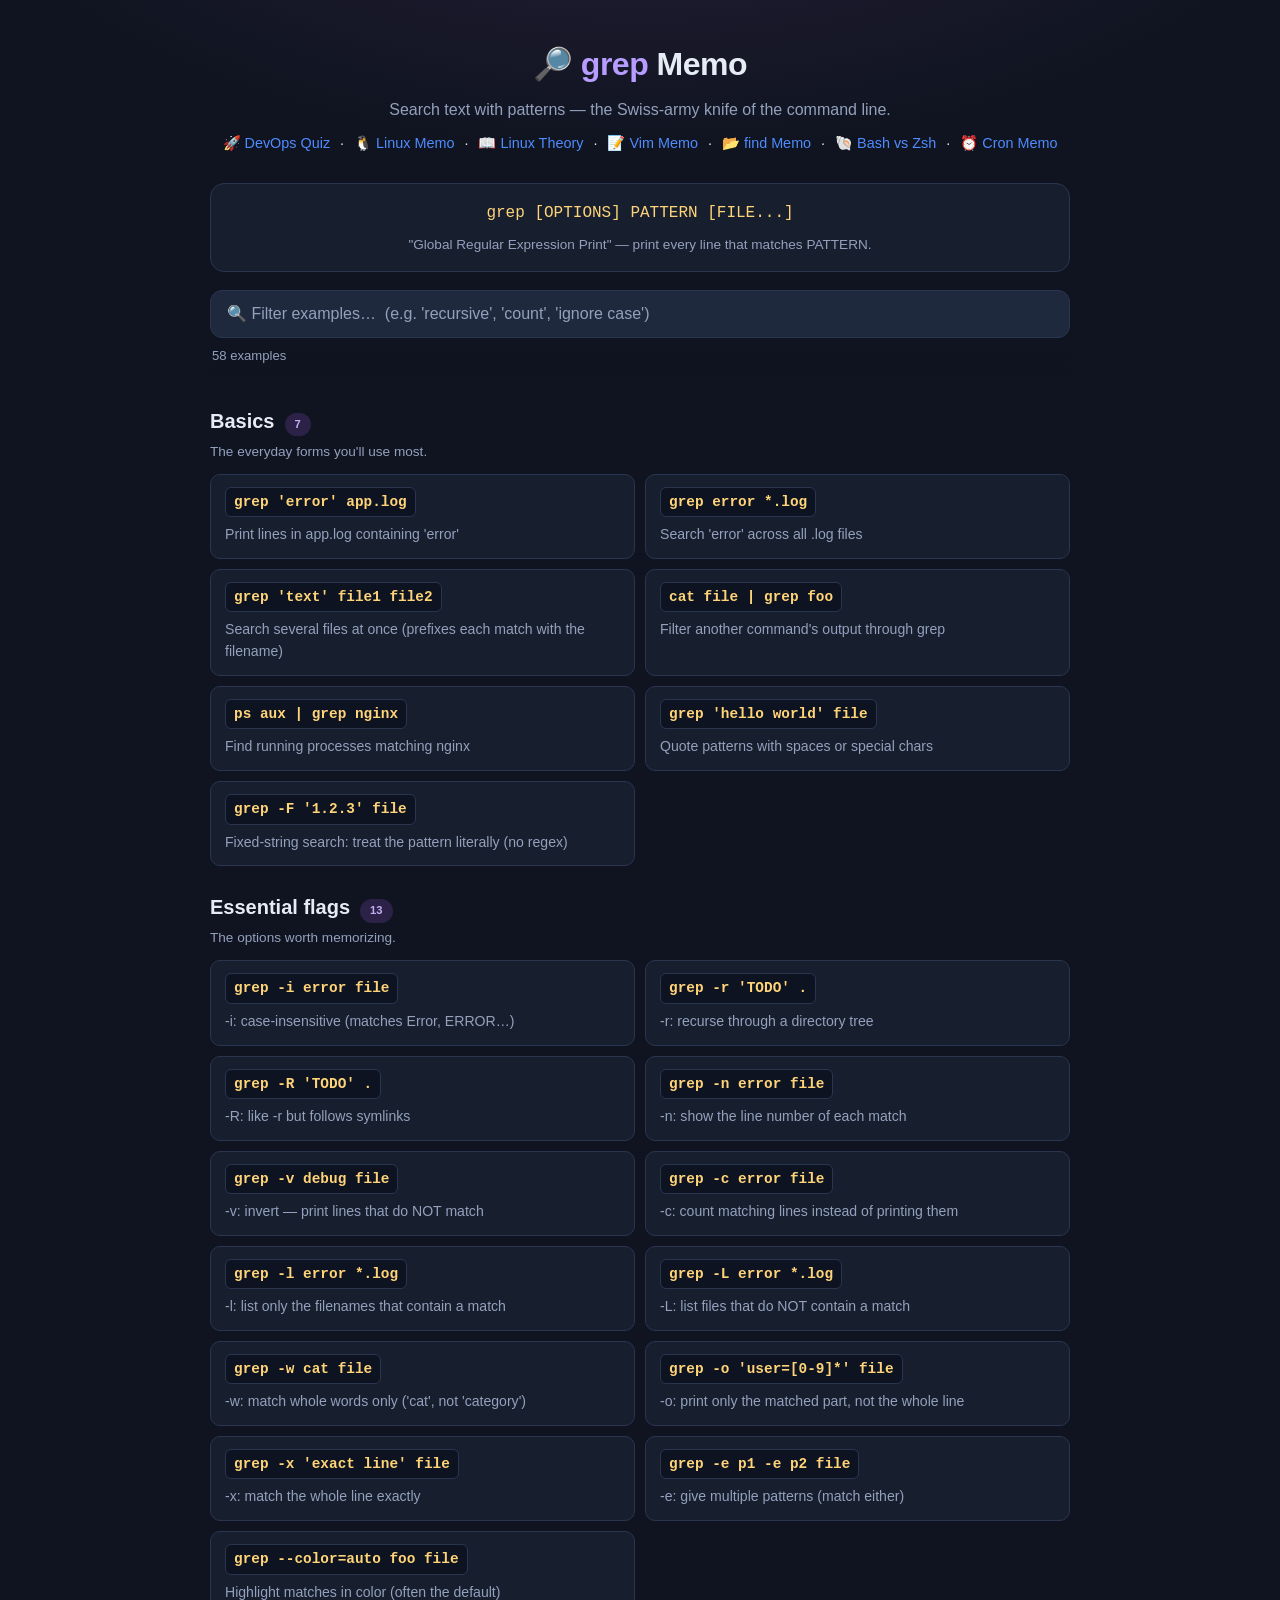
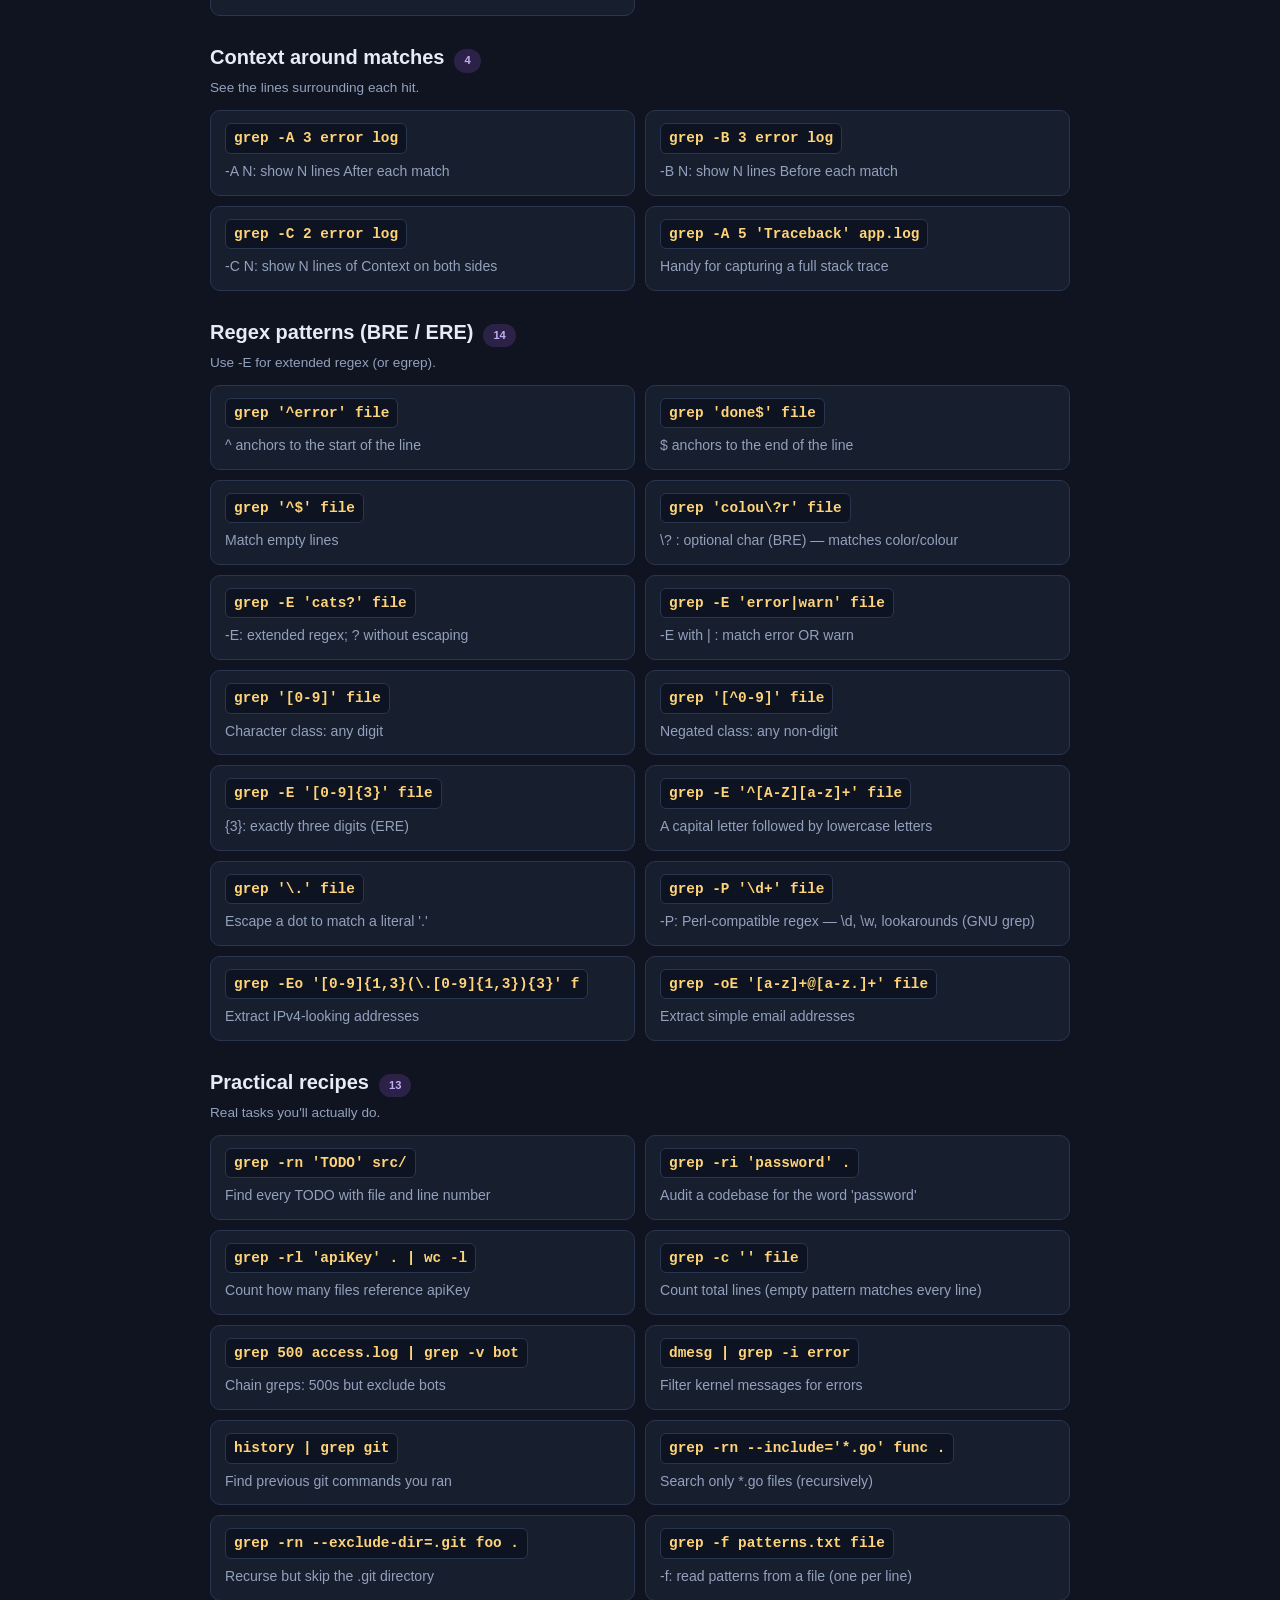
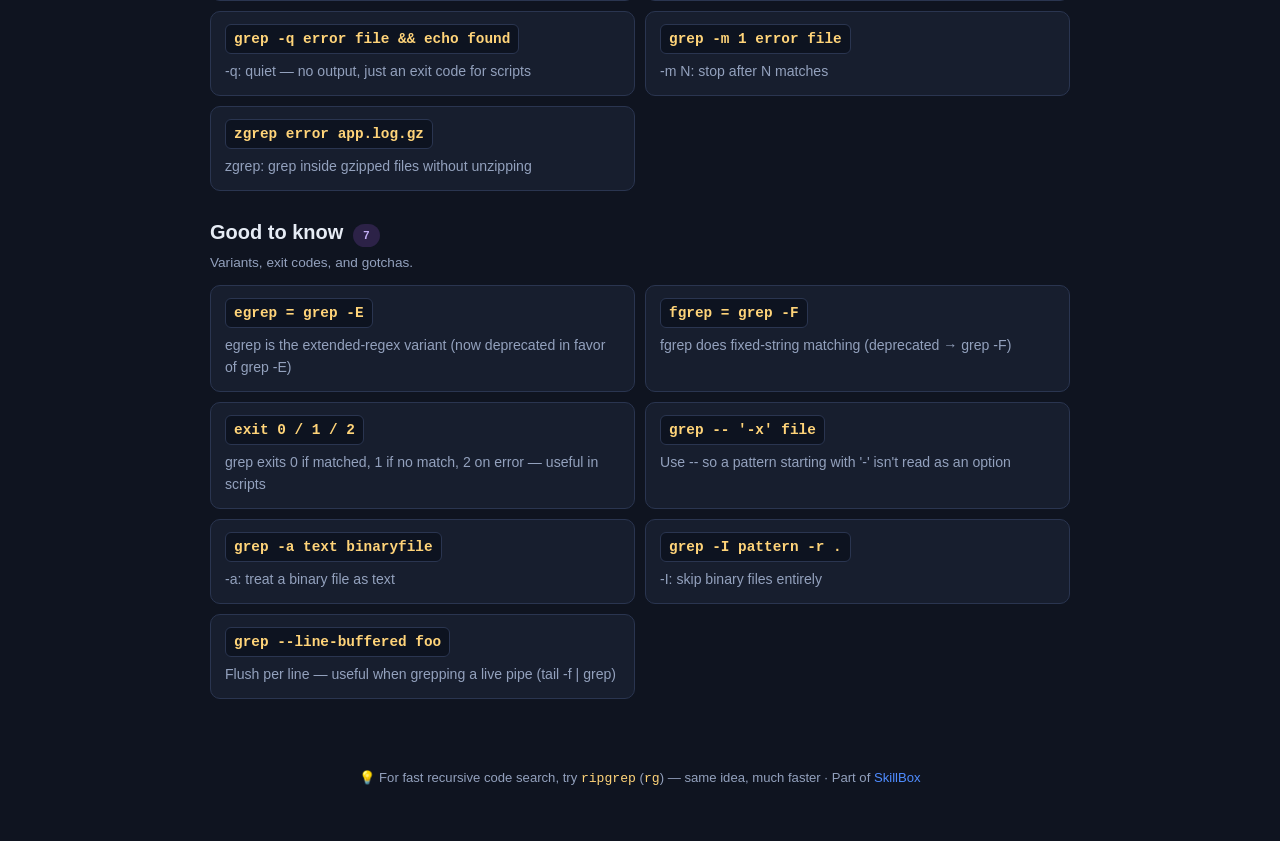
<file: docs/grep.html>
<!doctype html>
<html lang="en">
<head>
  <meta charset="utf-8" />
  <meta name="viewport" content="width=device-width, initial-scale=1" />
  <title>grep Memo · SkillBox</title>
  <style>
    :root {
      --bg: #0f1420; --panel: #171e2e; --panel-2: #1f293d;
      --text: #e6ecf5; --muted: #93a1bd; --accent: #4f8cff; --accent-2: #2ee6a6;
      --code: #ffd479; --border: #2a3550; --radius: 14px;
    }
    * { box-sizing: border-box; }
    body {
      margin: 0;
      font-family: -apple-system, BlinkMacSystemFont, "Segoe UI", Roboto, Helvetica, Arial, sans-serif;
      background: radial-gradient(1200px 600px at 50% -200px, #2a1f3a 0%, var(--bg) 60%);
      color: var(--text); line-height: 1.55; min-height: 100vh;
    }
    .wrap { max-width: 900px; margin: 0 auto; padding: 0 20px; }
    .site-header { padding: 40px 0 10px; text-align: center; }
    .site-header h1 { margin: 0; font-size: 2rem; letter-spacing: -0.5px; }
    .site-header h1 span { color: #b79dff; }
    .tagline { color: var(--muted); margin: 8px 0 0; }
    .nav { margin-top: 10px; font-size: .9rem; }
    .nav a { color: var(--accent); text-decoration: none; margin: 0 6px; }
    .nav a:hover { text-decoration: underline; }

    .synopsis {
      background: var(--panel); border: 1px solid var(--border); border-radius: var(--radius);
      padding: 16px 18px; margin: 18px 0 4px; text-align: center;
    }
    .synopsis code {
      font-family: "SF Mono", "Fira Code", Menlo, Consolas, monospace;
      color: var(--code); font-size: 1rem;
    }
    .synopsis .desc { color: var(--muted); font-size: .85rem; margin-top: 8px; }

    .toolbar {
      position: sticky; top: 0; z-index: 5; padding: 14px 0;
      background: linear-gradient(180deg, var(--bg) 70%, transparent);
    }
    #search {
      width: 100%; padding: 14px 16px; font-size: 1rem;
      background: var(--panel-2); color: var(--text);
      border: 1px solid var(--border); border-radius: 12px;
    }
    #search::placeholder { color: var(--muted); }
    .count { color: var(--muted); font-size: .82rem; margin: 8px 2px 0; }

    .tier { margin: 26px 0; }
    .tier-head { display: flex; align-items: baseline; gap: 10px; margin: 0 0 4px; }
    .tier-head h2 { margin: 0; font-size: 1.25rem; }
    .badge { font-size: .7rem; padding: 3px 10px; border-radius: 999px; font-weight: 700; background: #2c2247; color: #c3aef5; }
    .tier-desc { color: var(--muted); font-size: .85rem; margin: 0 0 12px; }

    .grid { display: grid; grid-template-columns: 1fr 1fr; gap: 10px; }
    @media (max-width: 640px) { .grid { grid-template-columns: 1fr; } }

    .cmd {
      background: var(--panel); border: 1px solid var(--border);
      border-radius: 10px; padding: 12px 14px;
    }
    .cmd code {
      display: inline-block; font-family: "SF Mono", "Fira Code", Menlo, Consolas, monospace;
      color: var(--code); font-size: .9rem; font-weight: 600;
      background: #0d1320; padding: 3px 8px; border-radius: 6px; border: 1px solid var(--border);
      word-break: break-word;
    }
    .cmd .desc { color: var(--muted); font-size: .88rem; margin-top: 7px; }
    .cmd.hidden { display: none; }
    .tier.hidden { display: none; }
    .noresults { text-align: center; color: var(--muted); padding: 30px; display: none; }

    .site-footer { text-align: center; padding: 30px 0 40px; color: var(--muted); font-size: .82rem; }
    .site-footer a { color: var(--accent); text-decoration: none; }
    .site-footer code { color: var(--code); }
  </style>
</head>
<body>
  <header class="site-header">
    <div class="wrap">
      <h1>🔎 <span>grep</span> Memo</h1>
      <p class="tagline">Search text with patterns — the Swiss-army knife of the command line.</p>
      <nav class="nav">
        <a href="./">🚀 DevOps Quiz</a> ·
        <a href="linux.html">🐧 Linux Memo</a> ·
        <a href="linux-theory.html">📖 Linux Theory</a> ·
        <a href="vim.html">📝 Vim Memo</a> ·
        <a href="find.html">📂 find Memo</a> ·
        <a href="bash-vs-zsh.html">🐚 Bash vs Zsh</a> ·
        <a href="cron.html">⏰ Cron Memo</a>
      </nav>
    </div>
  </header>

  <main class="wrap">
    <div class="synopsis">
      <code>grep [OPTIONS] PATTERN [FILE...]</code>
      <div class="desc">"Global Regular Expression Print" — print every line that matches PATTERN.</div>
    </div>

    <div class="toolbar">
      <input id="search" type="search" placeholder="🔍 Filter examples…  (e.g. 'recursive', 'count', 'ignore case')" autocomplete="off" />
      <p class="count" id="count"></p>
    </div>

    <div id="tiers"></div>
    <p class="noresults" id="noresults">No examples match your search.</p>
  </main>

  <footer class="site-footer">
    <div class="wrap">
      <p>💡 For fast recursive code search, try <code>ripgrep</code> (<code>rg</code>) — same idea, much faster · Part of <a href="https://github.com/skybytescode/skillbox">SkillBox</a></p>
    </div>
  </footer>

  <script>
    const DATA = [
      {
        tier: "Basics", desc: "The everyday forms you'll use most.",
        cmds: [
          ["grep 'error' app.log", "Print lines in app.log containing 'error'"],
          ["grep error *.log", "Search 'error' across all .log files"],
          ["grep 'text' file1 file2", "Search several files at once (prefixes each match with the filename)"],
          ["cat file | grep foo", "Filter another command's output through grep"],
          ["ps aux | grep nginx", "Find running processes matching nginx"],
          ["grep 'hello world' file", "Quote patterns with spaces or special chars"],
          ["grep -F '1.2.3' file", "Fixed-string search: treat the pattern literally (no regex)"],
        ],
      },
      {
        tier: "Essential flags", desc: "The options worth memorizing.",
        cmds: [
          ["grep -i error file", "-i: case-insensitive (matches Error, ERROR…)"],
          ["grep -r 'TODO' .", "-r: recurse through a directory tree"],
          ["grep -R 'TODO' .", "-R: like -r but follows symlinks"],
          ["grep -n error file", "-n: show the line number of each match"],
          ["grep -v debug file", "-v: invert — print lines that do NOT match"],
          ["grep -c error file", "-c: count matching lines instead of printing them"],
          ["grep -l error *.log", "-l: list only the filenames that contain a match"],
          ["grep -L error *.log", "-L: list files that do NOT contain a match"],
          ["grep -w cat file", "-w: match whole words only ('cat', not 'category')"],
          ["grep -o 'user=[0-9]*' file", "-o: print only the matched part, not the whole line"],
          ["grep -x 'exact line' file", "-x: match the whole line exactly"],
          ["grep -e p1 -e p2 file", "-e: give multiple patterns (match either)"],
          ["grep --color=auto foo file", "Highlight matches in color (often the default)"],
        ],
      },
      {
        tier: "Context around matches", desc: "See the lines surrounding each hit.",
        cmds: [
          ["grep -A 3 error log", "-A N: show N lines After each match"],
          ["grep -B 3 error log", "-B N: show N lines Before each match"],
          ["grep -C 2 error log", "-C N: show N lines of Context on both sides"],
          ["grep -A 5 'Traceback' app.log", "Handy for capturing a full stack trace"],
        ],
      },
      {
        tier: "Regex patterns (BRE / ERE)", desc: "Use -E for extended regex (or egrep).",
        cmds: [
          ["grep '^error' file", "^ anchors to the start of the line"],
          ["grep 'done$' file", "$ anchors to the end of the line"],
          ["grep '^$' file", "Match empty lines"],
          ["grep 'colou\\?r' file", "\\? : optional char (BRE) — matches color/colour"],
          ["grep -E 'cats?' file", "-E: extended regex; ? without escaping"],
          ["grep -E 'error|warn' file", "-E with | : match error OR warn"],
          ["grep '[0-9]' file", "Character class: any digit"],
          ["grep '[^0-9]' file", "Negated class: any non-digit"],
          ["grep -E '[0-9]{3}' file", "{3}: exactly three digits (ERE)"],
          ["grep -E '^[A-Z][a-z]+' file", "A capital letter followed by lowercase letters"],
          ["grep '\\.' file", "Escape a dot to match a literal '.'"],
          ["grep -P '\\d+' file", "-P: Perl-compatible regex — \\d, \\w, lookarounds (GNU grep)"],
          ["grep -Eo '[0-9]{1,3}(\\.[0-9]{1,3}){3}' f", "Extract IPv4-looking addresses"],
          ["grep -oE '[a-z]+@[a-z.]+' file", "Extract simple email addresses"],
        ],
      },
      {
        tier: "Practical recipes", desc: "Real tasks you'll actually do.",
        cmds: [
          ["grep -rn 'TODO' src/", "Find every TODO with file and line number"],
          ["grep -ri 'password' . ", "Audit a codebase for the word 'password'"],
          ["grep -rl 'apiKey' . | wc -l", "Count how many files reference apiKey"],
          ["grep -c '' file", "Count total lines (empty pattern matches every line)"],
          ["grep 500 access.log | grep -v bot", "Chain greps: 500s but exclude bots"],
          ["dmesg | grep -i error", "Filter kernel messages for errors"],
          ["history | grep git", "Find previous git commands you ran"],
          ["grep -rn --include='*.go' func .", "Search only *.go files (recursively)"],
          ["grep -rn --exclude-dir=.git foo .", "Recurse but skip the .git directory"],
          ["grep -f patterns.txt file", "-f: read patterns from a file (one per line)"],
          ["grep -q error file && echo found", "-q: quiet — no output, just an exit code for scripts"],
          ["grep -m 1 error file", "-m N: stop after N matches"],
          ["zgrep error app.log.gz", "zgrep: grep inside gzipped files without unzipping"],
        ],
      },
      {
        tier: "Good to know", desc: "Variants, exit codes, and gotchas.",
        cmds: [
          ["egrep = grep -E", "egrep is the extended-regex variant (now deprecated in favor of grep -E)"],
          ["fgrep = grep -F", "fgrep does fixed-string matching (deprecated → grep -F)"],
          ["exit 0 / 1 / 2", "grep exits 0 if matched, 1 if no match, 2 on error — useful in scripts"],
          ["grep -- '-x' file", "Use -- so a pattern starting with '-' isn't read as an option"],
          ["grep -a text binaryfile", "-a: treat a binary file as text"],
          ["grep -I pattern -r .", "-I: skip binary files entirely"],
          ["grep --line-buffered foo", "Flush per line — useful when grepping a live pipe (tail -f | grep)"],
        ],
      },
    ];

    const tiersEl = document.getElementById("tiers");
    const total = DATA.reduce((n, t) => n + t.cmds.length, 0);

    for (const t of DATA) {
      const section = document.createElement("section");
      section.className = "tier";
      section.innerHTML =
        `<div class="tier-head"><h2>${t.tier}</h2><span class="badge">${t.cmds.length}</span></div>` +
        `<p class="tier-desc">${t.desc}</p>`;
      const grid = document.createElement("div");
      grid.className = "grid";
      for (const [cmd, desc] of t.cmds) {
        const div = document.createElement("div");
        div.className = "cmd";
        div.dataset.text = (cmd + " " + desc).toLowerCase();
        div.innerHTML = `<code></code><div class="desc"></div>`;
        div.querySelector("code").textContent = cmd;
        div.querySelector(".desc").textContent = desc;
        grid.appendChild(div);
      }
      section.appendChild(grid);
      tiersEl.appendChild(section);
    }

    const search = document.getElementById("search");
    const countEl = document.getElementById("count");
    const noResults = document.getElementById("noresults");
    countEl.textContent = `${total} examples`;

    search.addEventListener("input", () => {
      const q = search.value.trim().toLowerCase();
      let shown = 0;
      for (const section of document.querySelectorAll(".tier")) {
        let visibleInSection = 0;
        for (const card of section.querySelectorAll(".cmd")) {
          const match = !q || card.dataset.text.includes(q);
          card.classList.toggle("hidden", !match);
          if (match) { shown++; visibleInSection++; }
        }
        section.classList.toggle("hidden", visibleInSection === 0);
      }
      countEl.textContent = q ? `${shown} of ${total} examples` : `${total} examples`;
      noResults.style.display = shown === 0 ? "block" : "none";
    });
  </script>
</body>
</html>
</file>
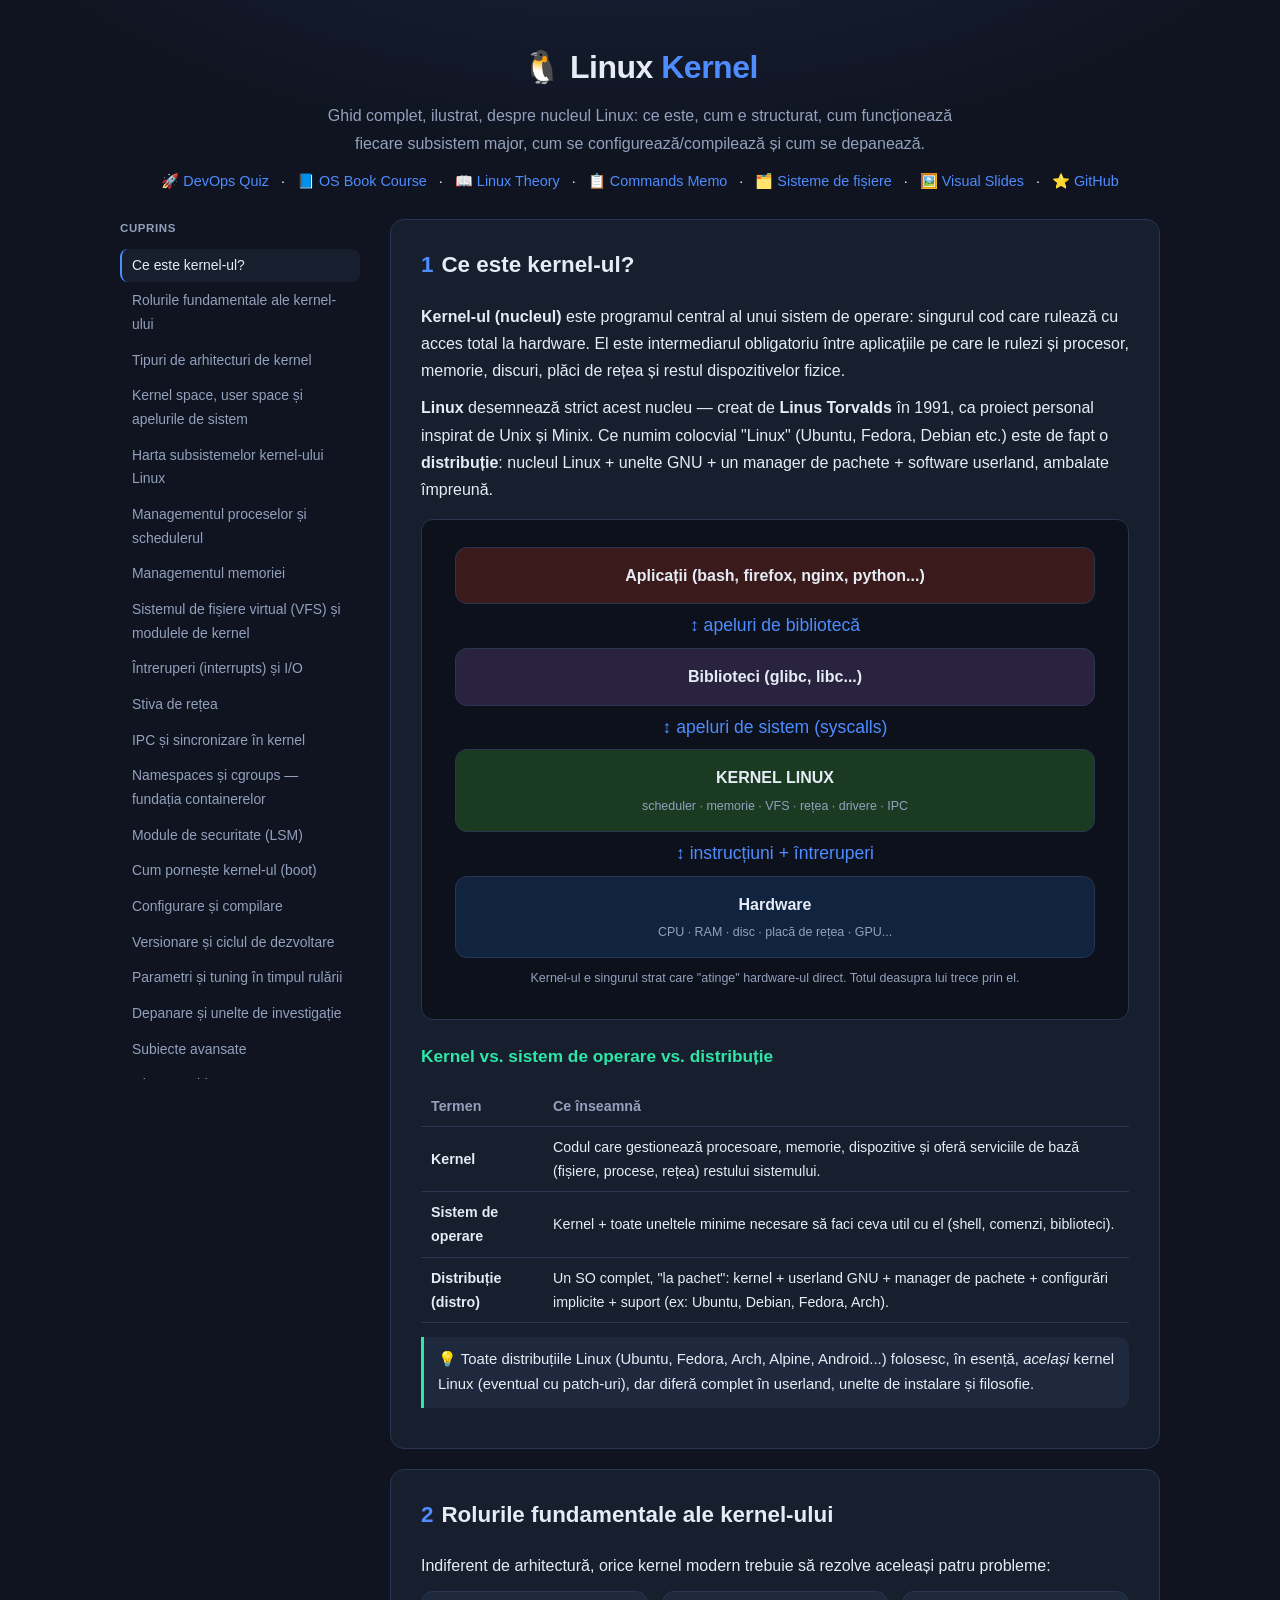
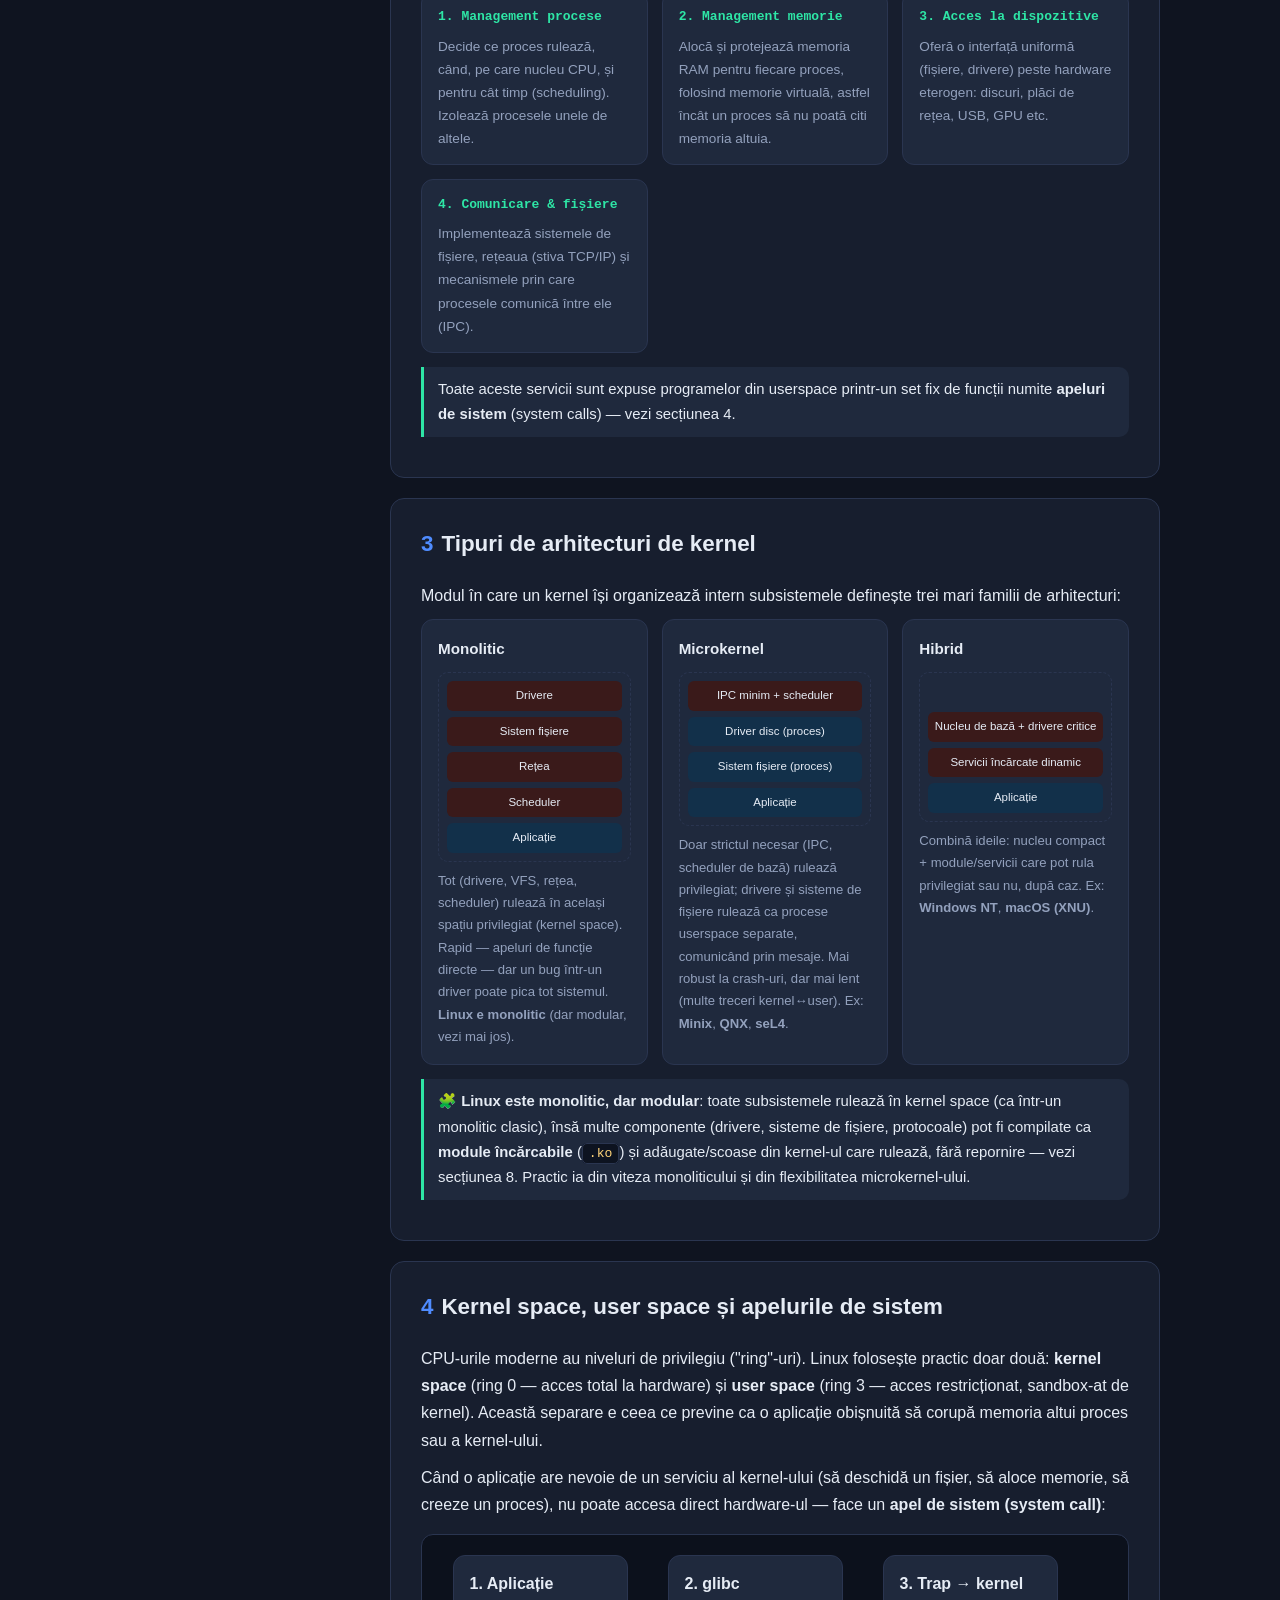
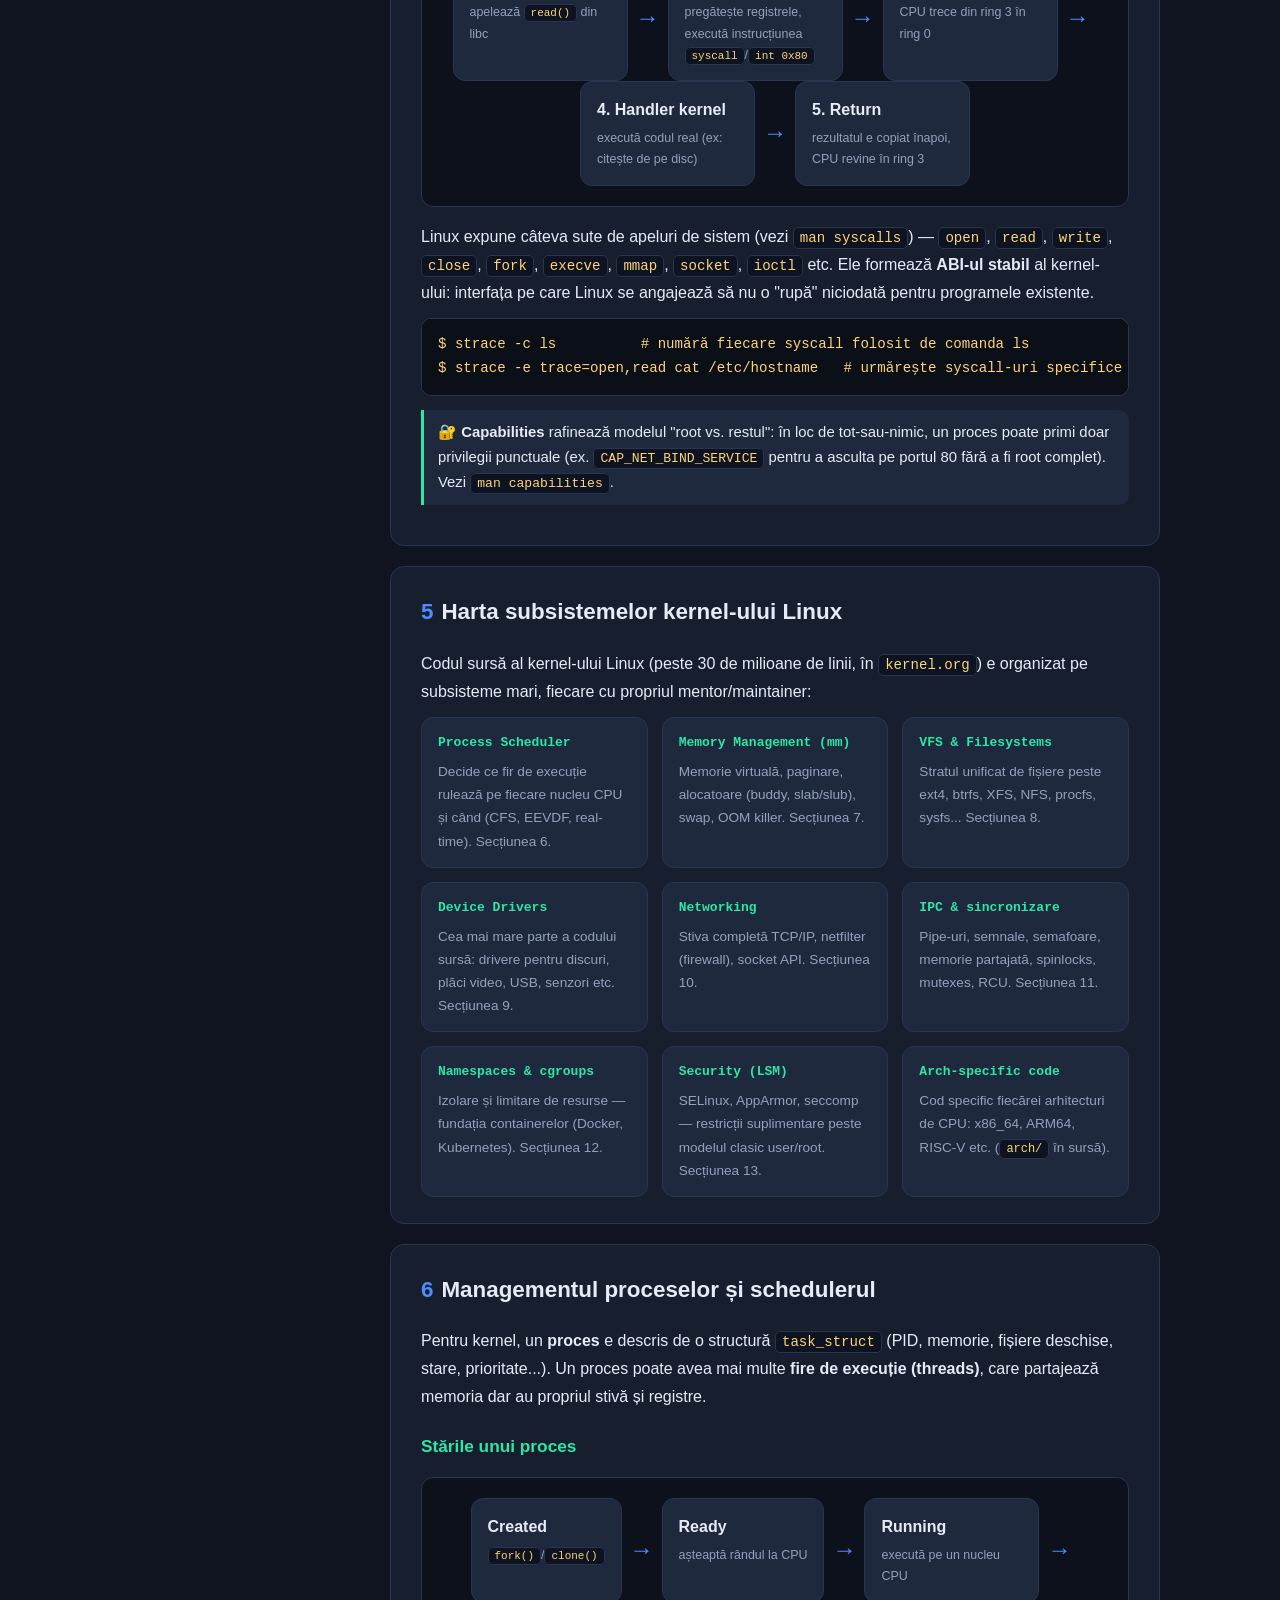
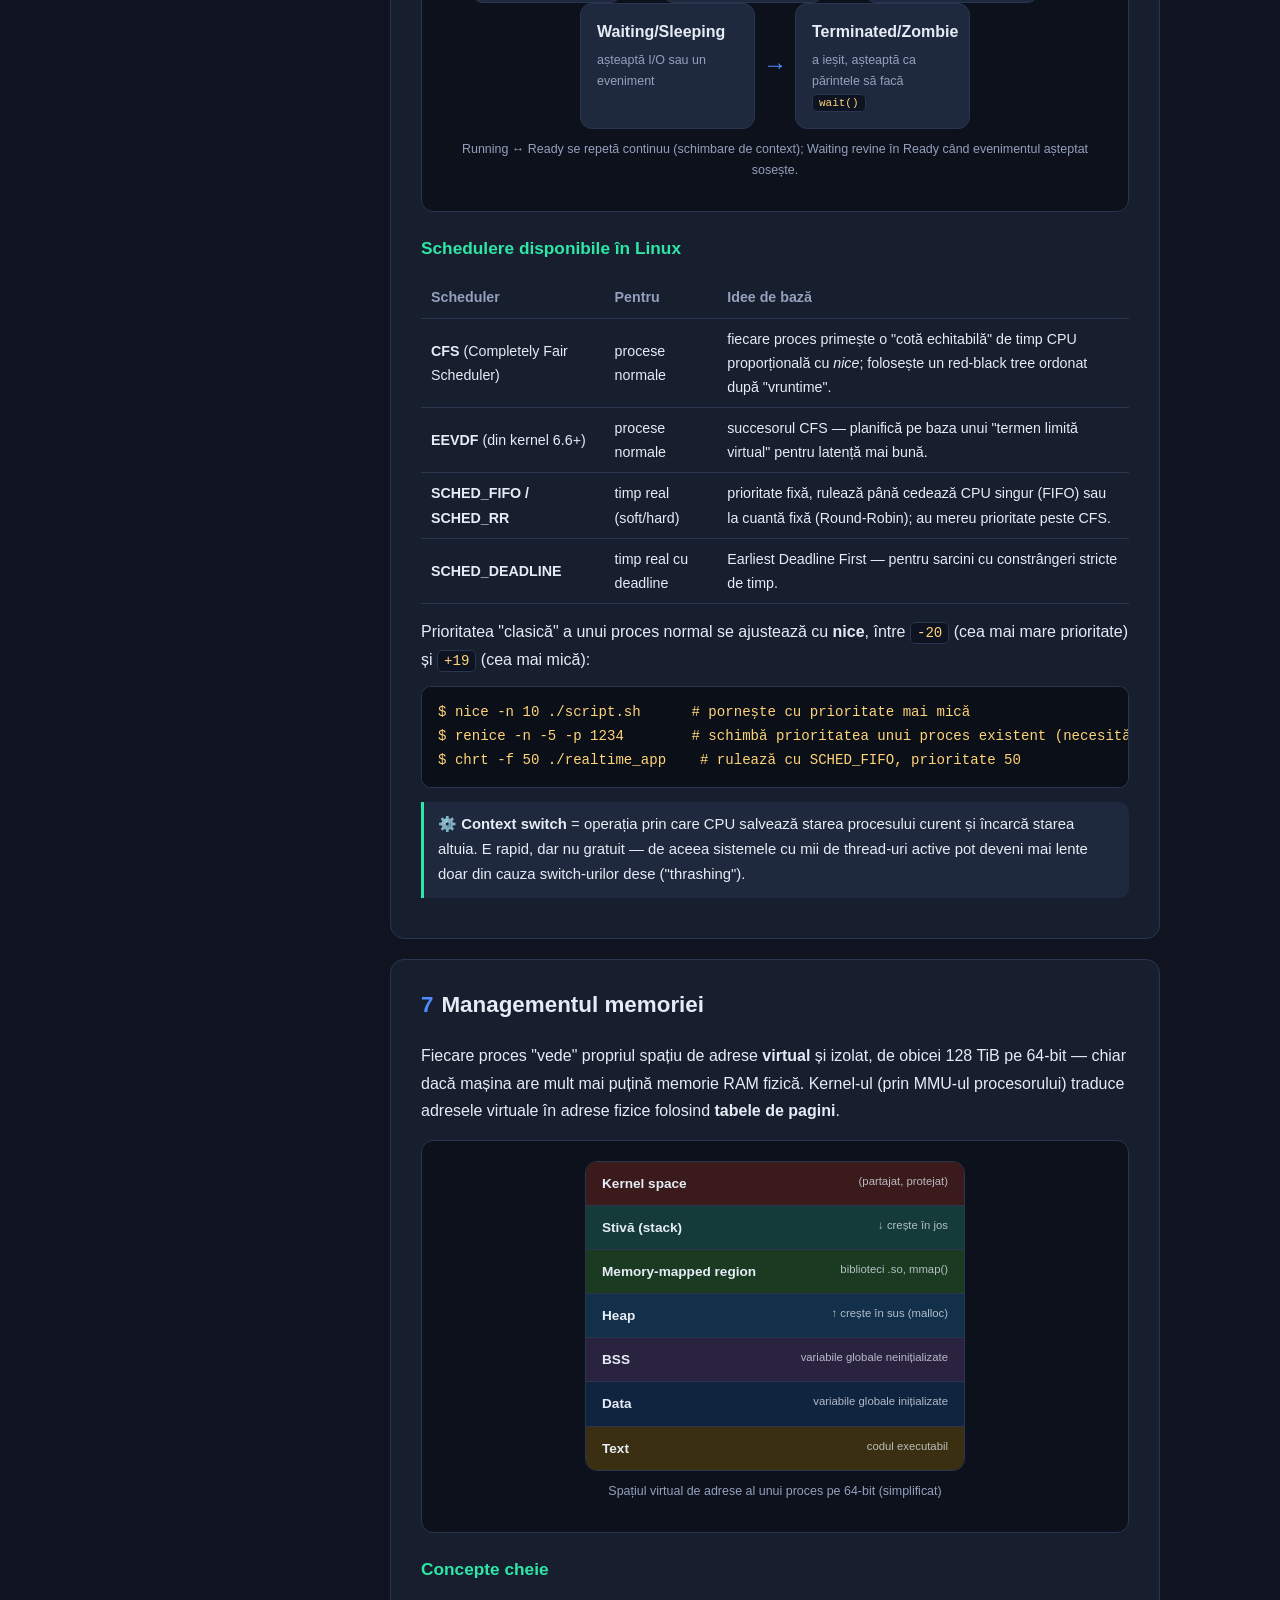
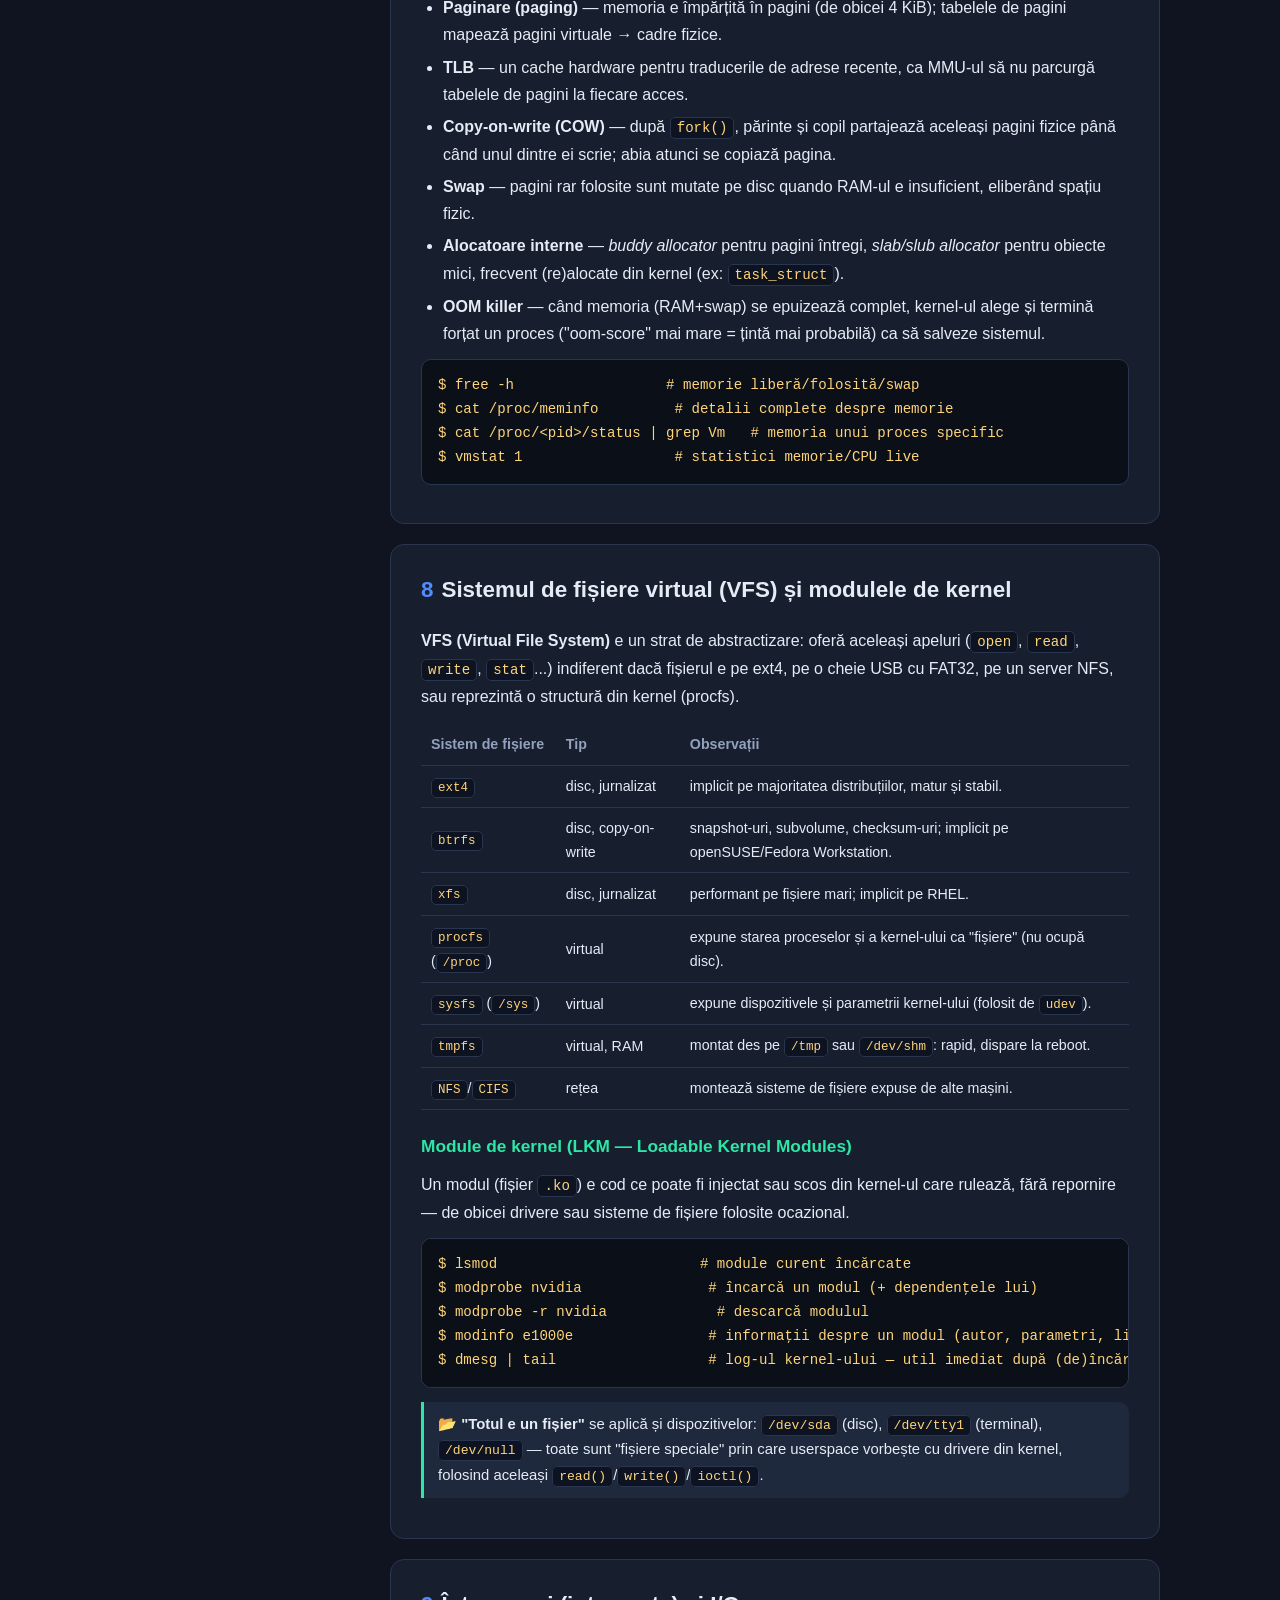
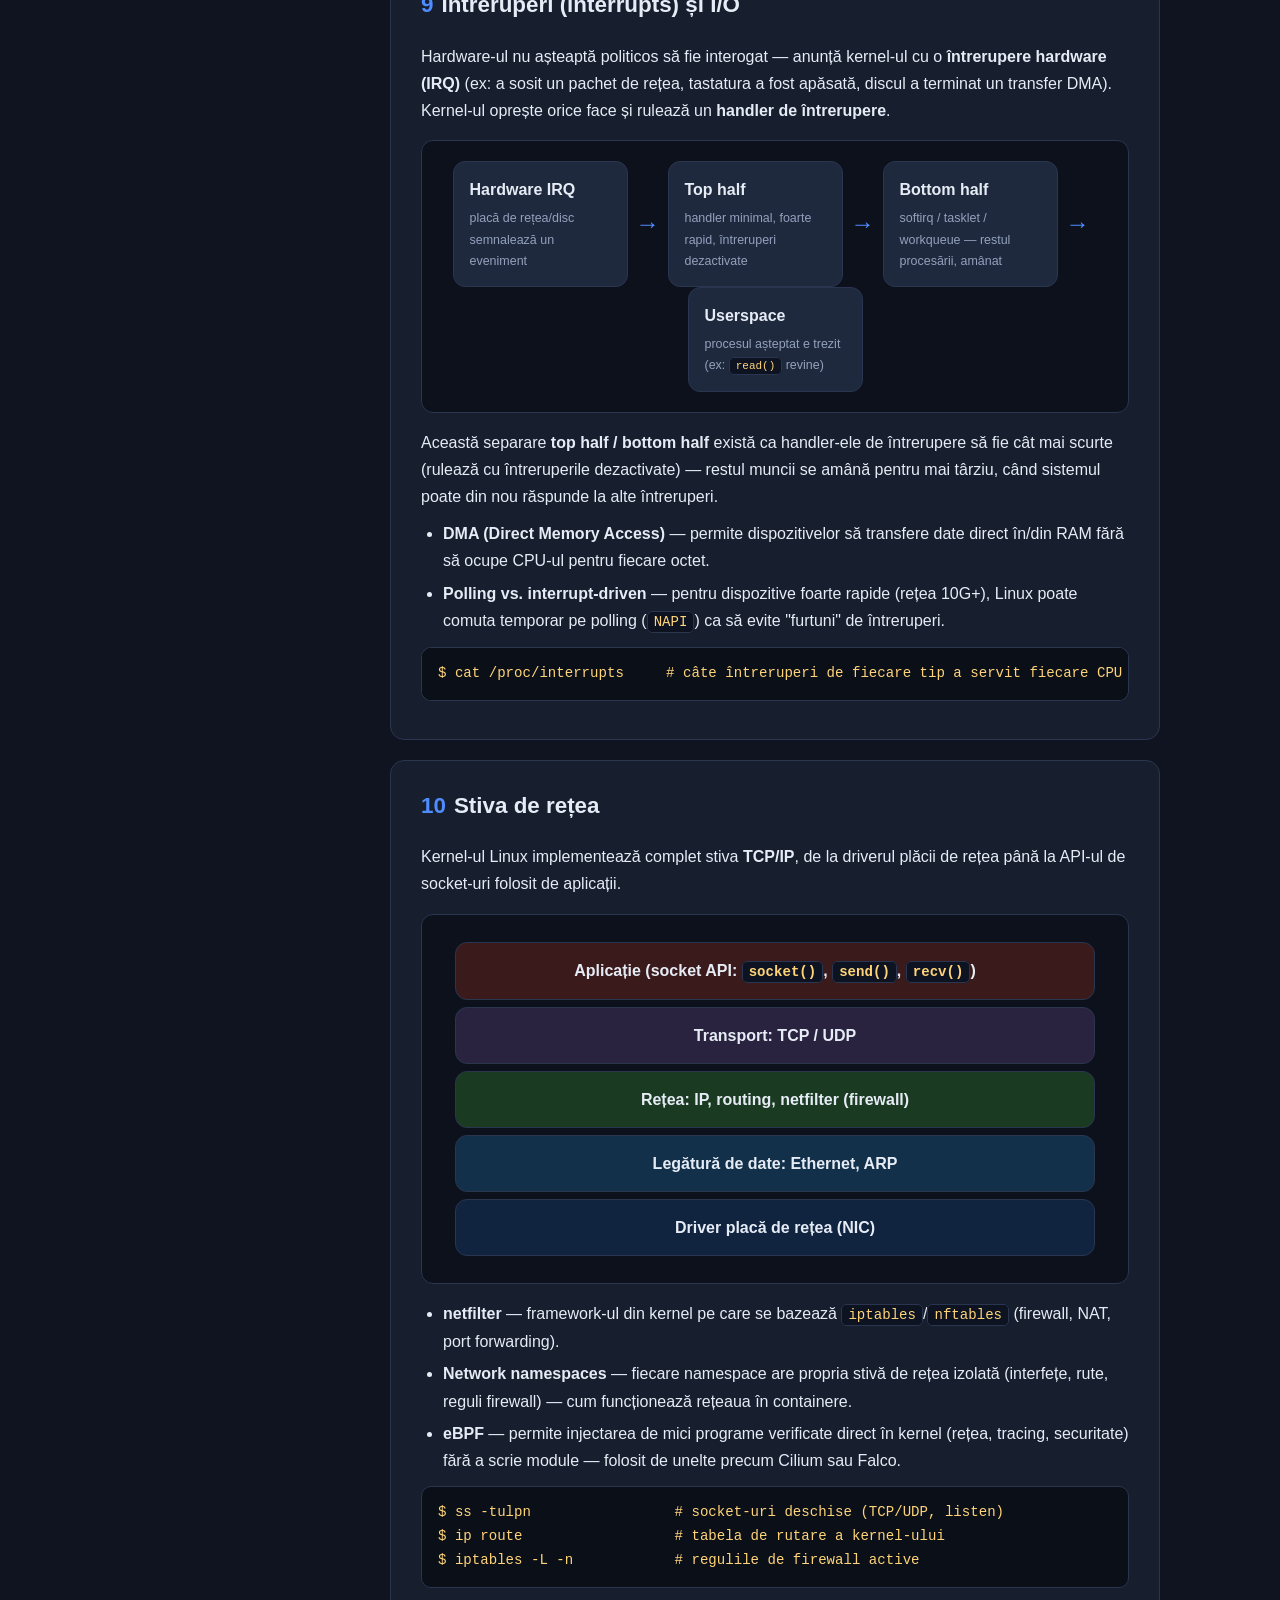
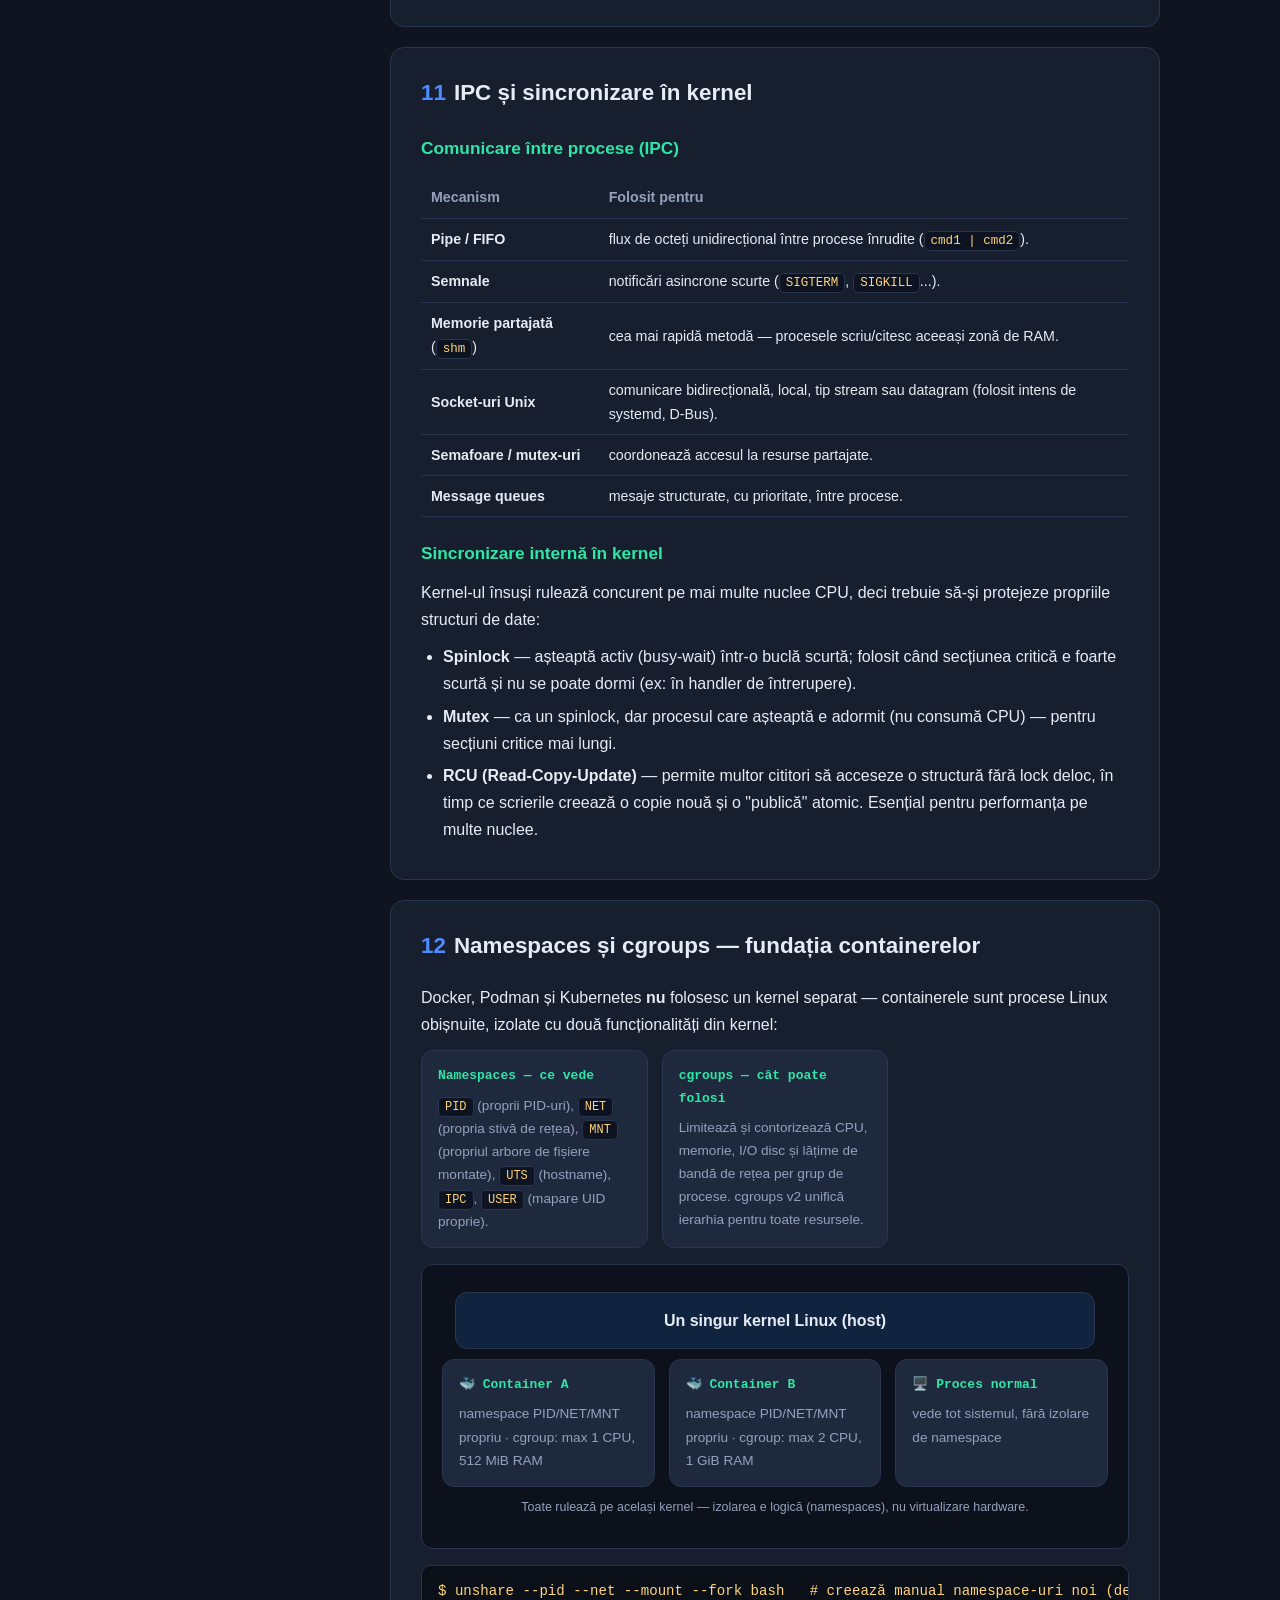
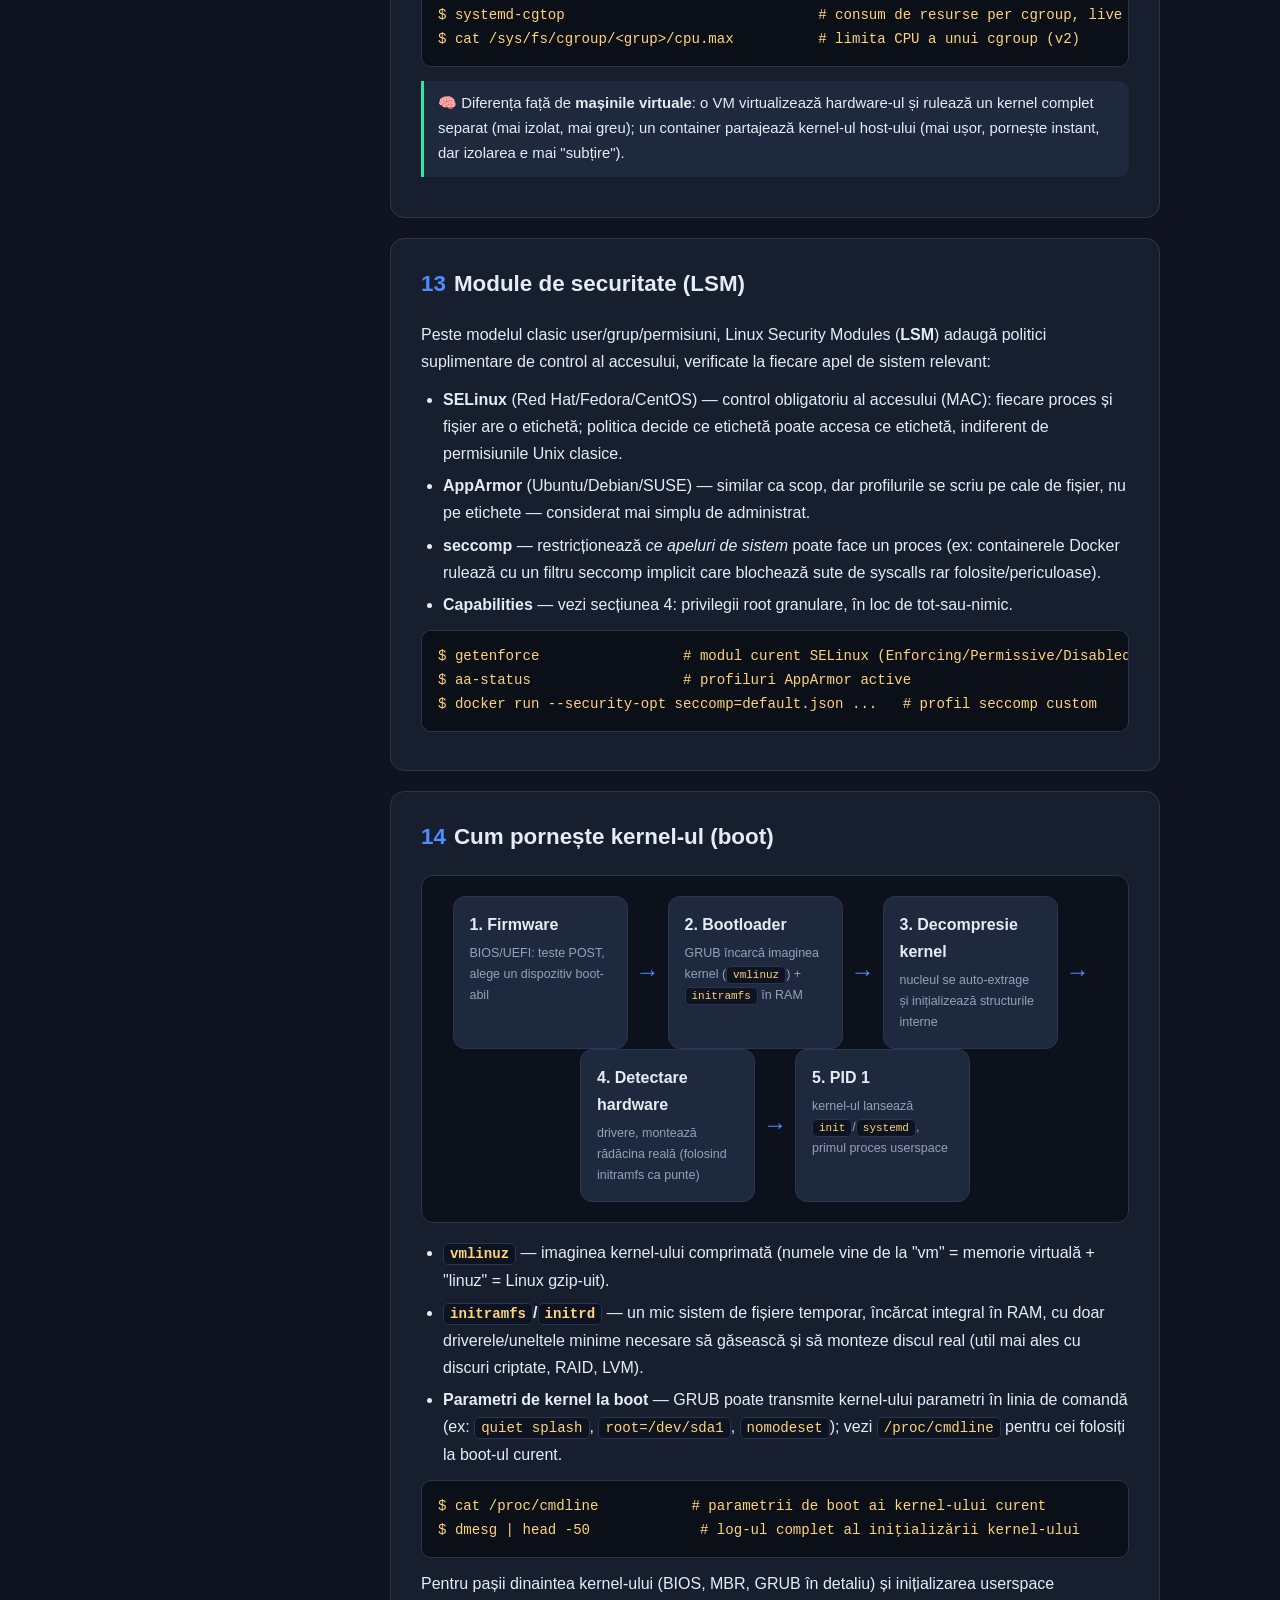
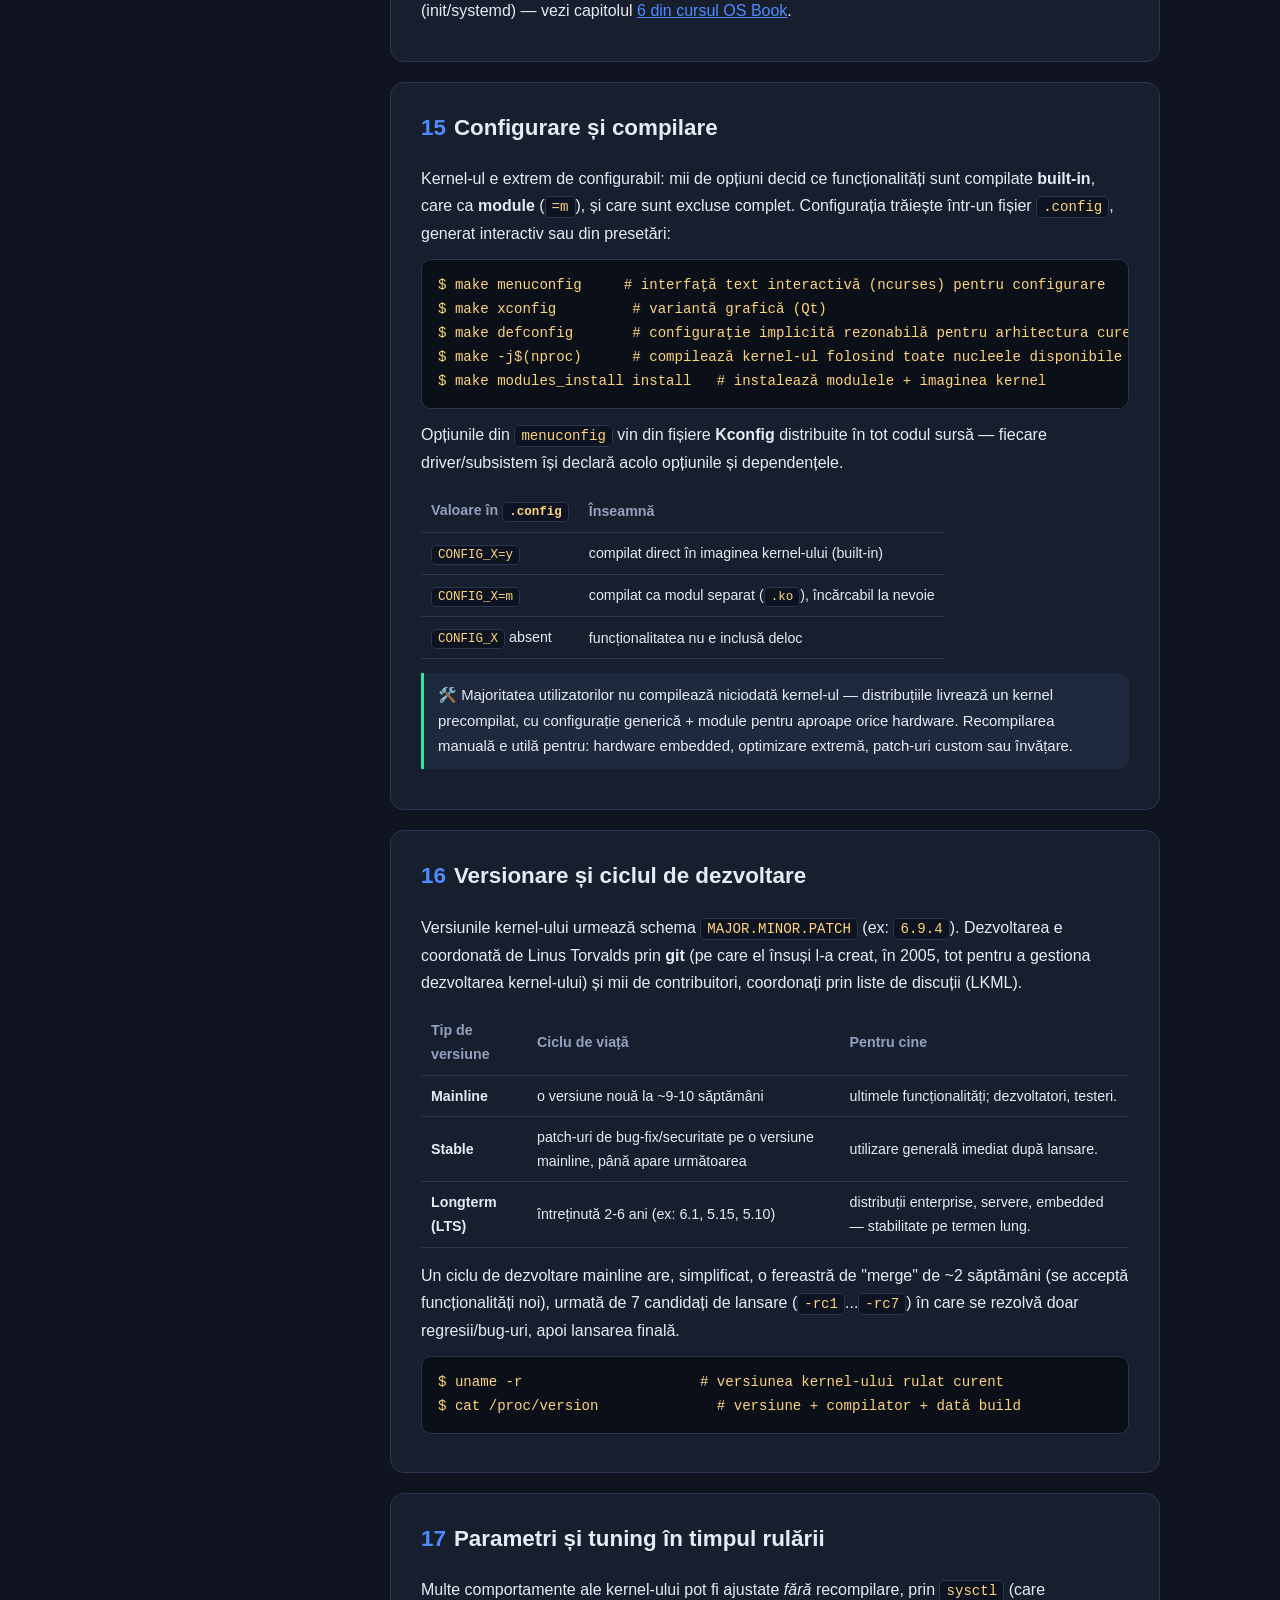
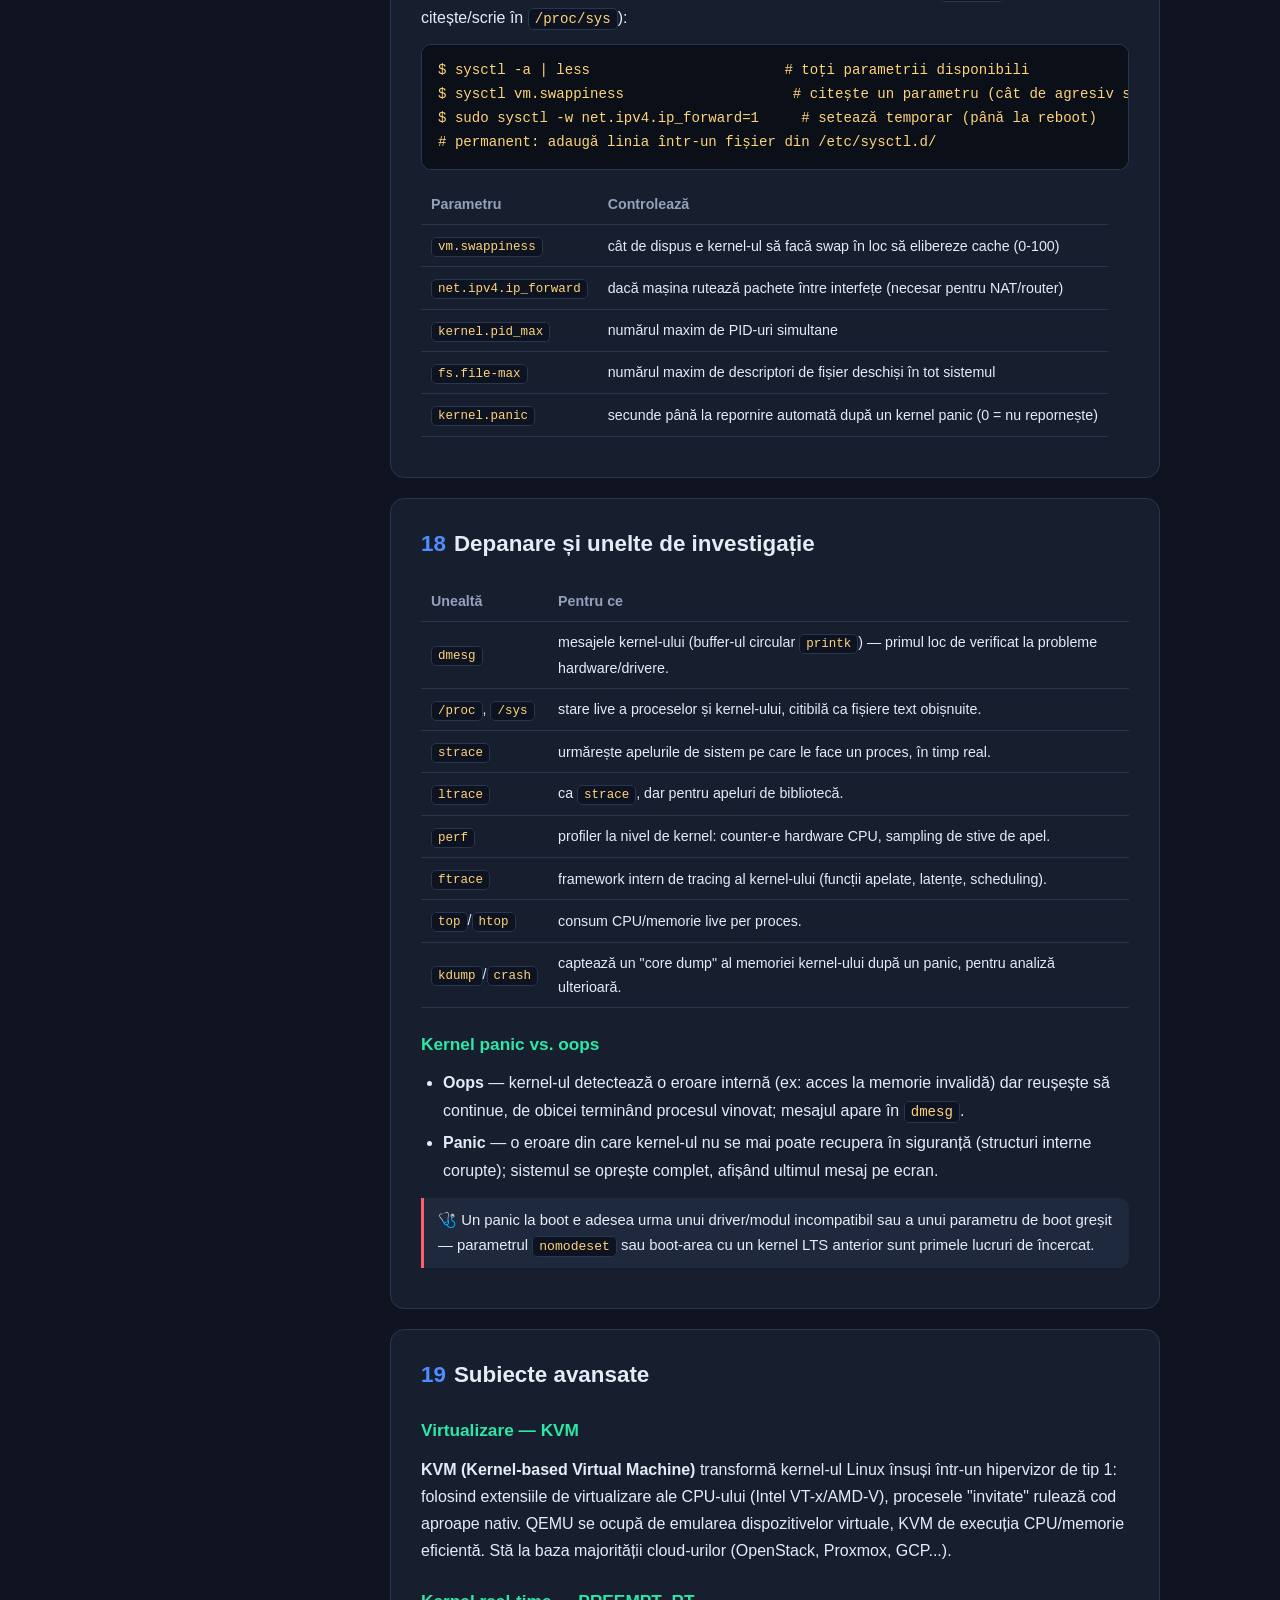
<file: docs/kernel.html>
<!doctype html>
<html lang="ro">
<head>
  <meta charset="utf-8" />
  <meta name="viewport" content="width=device-width, initial-scale=1" />
  <title>Linux Kernel · Ghid complet · SkillBox</title>
  <style>
    :root {
      --bg: #0f1420; --panel: #171e2e; --panel-2: #1f293d;
      --text: #e6ecf5; --muted: #93a1bd; --accent: #4f8cff; --accent-2: #2ee6a6;
      --code: #ffd479; --border: #2a3550; --radius: 14px; --danger: #ff5d6c;
      --root: #f9d29a; --root-b: #e0a95e;
      --blue: #cfe0fb; --blue-b: #8fb4ef; --blue-t: #1b2b4a;
      --green: #cfeccc; --green-b: #8fcf8a; --green-t: #1c3a1a;
      --purple: #ddd0f7; --purple-b: #b79cf0; --purple-t: #2a1c4a;
    }
    * { box-sizing: border-box; }
    body {
      margin: 0;
      font-family: -apple-system, BlinkMacSystemFont, "Segoe UI", Roboto, Helvetica, Arial, sans-serif;
      background: radial-gradient(1200px 600px at 50% -200px, #1b2540 0%, var(--bg) 60%);
      color: var(--text); line-height: 1.7; min-height: 100vh;
    }
    a { color: var(--accent); }
    code {
      font-family: "SF Mono", "Fira Code", Menlo, Consolas, monospace;
      color: var(--code); background: #0d1320; padding: 2px 6px;
      border-radius: 5px; border: 1px solid var(--border); font-size: .88em;
    }
    pre {
      background: #0b0f18; border: 1px solid var(--border); border-radius: 10px;
      padding: 14px 16px; overflow-x: auto; margin: 12px 0;
    }
    pre code { border: none; padding: 0; background: none; }

    .site-header { padding: 40px 0 6px; text-align: center; }
    .site-header h1 { margin: 0; font-size: 2rem; letter-spacing: -0.5px; }
    .site-header h1 span { color: var(--accent); }
    .tagline { color: var(--muted); margin: 8px 0 0; max-width: 640px; margin-left: auto; margin-right: auto; }
    .nav { margin-top: 12px; font-size: .9rem; }
    .nav a { text-decoration: none; margin: 0 8px; }
    .nav a:hover { text-decoration: underline; }

    .layout { max-width: 1080px; margin: 0 auto; padding: 20px; display: grid; grid-template-columns: 240px 1fr; gap: 30px; }
    @media (max-width: 860px) { .layout { grid-template-columns: 1fr; } .toc { position: static !important; } }

    .toc { position: sticky; top: 20px; align-self: start; font-size: .87rem; max-height: calc(100vh - 40px); overflow-y: auto; }
    .toc h3 { color: var(--muted); text-transform: uppercase; font-size: .72rem; letter-spacing: .6px; margin: 0 0 10px; }
    .toc ol { list-style: none; margin: 0; padding: 0; }
    .toc li { margin: 2px 0; }
    .toc a { display: block; padding: 5px 10px; border-radius: 8px; text-decoration: none; color: var(--muted); border-left: 2px solid transparent; }
    .toc a:hover { background: var(--panel); color: var(--text); }
    .toc a.active { color: var(--text); border-left-color: var(--accent); background: var(--panel); }

    article { min-width: 0; }
    section {
      background: var(--panel); border: 1px solid var(--border);
      border-radius: var(--radius); padding: 26px 30px; margin: 0 0 20px;
      scroll-margin-top: 20px;
    }
    section h2 { margin-top: 0; font-size: 1.4rem; }
    section h2 .num { color: var(--accent); margin-right: 8px; }
    section h3 { font-size: 1.08rem; margin: 22px 0 8px; color: var(--accent-2); }
    p { margin: 10px 0; }
    ul, ol.plain { margin: 10px 0; padding-left: 22px; }
    li { margin: 5px 0; }
    .note {
      border-left: 3px solid var(--accent-2); background: var(--panel-2);
      padding: 10px 14px; border-radius: 0 10px 10px 0; margin: 14px 0; font-size: .93rem;
    }
    .warn { border-left-color: var(--danger); }
    table { width: 100%; border-collapse: collapse; margin: 14px 0; font-size: .89rem; display: block; overflow-x: auto; }
    th, td { text-align: left; padding: 8px 10px; border-bottom: 1px solid var(--border); white-space: normal; }
    th { color: var(--muted); font-weight: 600; }

    /* ---- Diagram components (shared visual language with slides.html) ---- */
    .diagram { background: #0c111c; border: 1px solid var(--border); border-radius: 12px; padding: 20px; margin: 16px 0; overflow-x: auto; }
    .diagram .cap { text-align: center; color: var(--muted); font-size: .78rem; margin-top: 10px; }

    .chip {
      display: inline-flex; align-items: center; justify-content: center;
      padding: 7px 12px; border-radius: 8px; font-family: "SF Mono", Menlo, monospace;
      font-size: .82rem; font-weight: 600; border: 1.5px solid;
    }
    .chip.blue { background: var(--blue); border-color: var(--blue-b); color: var(--blue-t); }
    .chip.green { background: var(--green); border-color: var(--green-b); color: var(--green-t); }
    .chip.root { background: var(--root); border-color: var(--root-b); color: #5a3d12; }
    .chip.purple { background: var(--purple); border-color: var(--purple-b); color: var(--purple-t); }

    .layers { width: 100%; max-width: 640px; margin: 0 auto; }
    .layer { border-radius: 12px; padding: 14px 18px; margin: 7px 0; border: 1.5px solid var(--border); font-weight: 600; text-align: center; }
    .layer small { display: block; font-weight: 400; color: var(--muted); margin-top: 4px; font-size: .78rem; }
    .layer.l1 { background: #10233f; } .layer.l2 { background: #12304a; }
    .layer.l3 { background: #143a3a; } .layer.l4 { background: #1a3a22; }
    .layer.l5 { background: #2a2340; } .layer.l6 { background: #3a1a1a; }
    .layer-arrow { text-align: center; color: var(--accent); font-size: 1.1rem; margin: 0; }

    .flow { display: flex; align-items: stretch; gap: 0; flex-wrap: wrap; justify-content: center; }
    .step { background: var(--panel-2); border: 1.5px solid var(--border); border-radius: 12px; padding: 14px 16px; max-width: 175px; position: relative; }
    .step .t { font-weight: 700; }
    .step .d { color: var(--muted); font-size: .78rem; margin-top: 5px; }
    .arrow { display: flex; align-items: center; color: var(--accent); font-size: 1.5rem; padding: 0 8px; }
    @media (max-width: 760px) { .arrow { transform: rotate(90deg); } .flow { flex-direction: column; align-items: center; } }

    .subgrid { display: grid; grid-template-columns: repeat(3, 1fr); gap: 14px; margin-top: 12px; }
    @media (max-width: 700px) { .subgrid { grid-template-columns: 1fr 1fr; } }
    @media (max-width: 460px) { .subgrid { grid-template-columns: 1fr; } }
    .subcard { background: var(--panel-2); border: 1px solid var(--border); border-radius: 12px; padding: 14px 16px; }
    .subcard .label { font-family: monospace; color: var(--accent-2); font-weight: 700; margin-bottom: 6px; }
    .subcard p { margin: 0; font-size: .85rem; color: var(--muted); }

    /* Memory map (vertical stacked address space) */
    .memmap { width: 100%; max-width: 380px; margin: 0 auto; border: 1.5px solid var(--border); border-radius: 12px; overflow: hidden; }
    .memmap .seg { padding: 10px 16px; font-size: .85rem; font-weight: 600; border-bottom: 1px solid var(--border); display: flex; justify-content: space-between; }
    .memmap .seg:last-child { border-bottom: none; }
    .memmap .seg small { font-weight: 400; color: inherit; opacity: .75; }
    .memmap .kspace { background: #3a1a1a; }
    .memmap .stack { background: #143a3a; }
    .memmap .mmap { background: #1a3a22; }
    .memmap .heap { background: #12304a; }
    .memmap .bss { background: #2a2340; }
    .memmap .data { background: #10233f; }
    .memmap .text { background: #3a2f10; }

    /* Comparison cards for kernel architectures */
    .archcards { display: grid; grid-template-columns: repeat(3, 1fr); gap: 14px; }
    @media (max-width: 760px) { .archcards { grid-template-columns: 1fr; } }
    .archcard { background: var(--panel-2); border: 1px solid var(--border); border-radius: 12px; padding: 16px; }
    .archcard h4 { margin: 0 0 10px; font-size: .95rem; }
    .archbox { border: 1.5px dashed var(--border); border-radius: 10px; padding: 8px; min-height: 150px; display: flex; flex-direction: column; gap: 6px; justify-content: flex-end; }
    .archbox .k { background: #3a1a1a; border-radius: 6px; padding: 5px; text-align: center; font-size: .72rem; }
    .archbox .u { background: #12304a; border-radius: 6px; padding: 5px; text-align: center; font-size: .72rem; }
    .archcard p { font-size: .82rem; color: var(--muted); margin: 8px 0 0; }

    .legend { display: flex; gap: 14px; justify-content: center; flex-wrap: wrap; margin-top: 14px; font-size: .78rem; color: var(--muted); }
    .legend b { display: inline-block; width: 12px; height: 12px; border-radius: 3px; vertical-align: middle; margin-right: 5px; border: 1px solid; }

    .site-footer { text-align: center; padding: 20px 0 40px; color: var(--muted); font-size: .82rem; }
    .site-footer a { text-decoration: none; }
  </style>
</head>
<body>
  <header class="site-header">
    <h1>🐧 Linux <span>Kernel</span></h1>
    <p class="tagline">Ghid complet, ilustrat, despre nucleul Linux: ce este, cum e structurat, cum funcționează fiecare subsistem major, cum se configurează/compilează și cum se depanează.</p>
    <nav class="nav">
      <a href="./">🚀 DevOps Quiz</a> ·
      <a href="os-book/">📘 OS Book Course</a> ·
      <a href="linux-theory.html">📖 Linux Theory</a> ·
      <a href="linux.html">📋 Commands Memo</a> ·
      <a href="files.html">🗂️ Sisteme de fișiere</a> ·
      <a href="slides.html">🖼️ Visual Slides</a> ·
      <a href="https://github.com/skybytescode/skillbox">⭐ GitHub</a>
    </nav>
  </header>

  <div class="layout">
    <aside class="toc">
      <h3>Cuprins</h3>
      <ol id="toc"></ol>
    </aside>

    <article>

      <section id="intro">
        <h2><span class="num">1</span>Ce este kernel-ul?</h2>
        <p><strong>Kernel-ul (nucleul)</strong> este programul central al unui sistem de operare: singurul cod care rulează cu acces total la hardware. El este intermediarul obligatoriu între aplicațiile pe care le rulezi și procesor, memorie, discuri, plăci de rețea și restul dispozitivelor fizice.</p>
        <p><strong>Linux</strong> desemnează strict acest nucleu — creat de <strong>Linus Torvalds</strong> în 1991, ca proiect personal inspirat de Unix și Minix. Ce numim colocvial "Linux" (Ubuntu, Fedora, Debian etc.) este de fapt o <strong>distribuție</strong>: nucleul Linux + unelte GNU + un manager de pachete + software userland, ambalate împreună.</p>
        <div class="diagram">
          <div class="layers">
            <div class="layer l6">Aplicații (bash, firefox, nginx, python...)</div>
            <div class="layer-arrow">↕ apeluri de bibliotecă</div>
            <div class="layer l5">Biblioteci (glibc, libc...)</div>
            <div class="layer-arrow">↕ apeluri de sistem (syscalls)</div>
            <div class="layer l4">KERNEL LINUX<small>scheduler · memorie · VFS · rețea · drivere · IPC</small></div>
            <div class="layer-arrow">↕ instrucțiuni + întreruperi</div>
            <div class="layer l1">Hardware<small>CPU · RAM · disc · placă de rețea · GPU...</small></div>
          </div>
          <p class="cap">Kernel-ul e singurul strat care "atinge" hardware-ul direct. Totul deasupra lui trece prin el.</p>
        </div>
        <h3>Kernel vs. sistem de operare vs. distribuție</h3>
        <table>
          <tr><th>Termen</th><th>Ce înseamnă</th></tr>
          <tr><td><strong>Kernel</strong></td><td>Codul care gestionează procesoare, memorie, dispozitive și oferă serviciile de bază (fișiere, procese, rețea) restului sistemului.</td></tr>
          <tr><td><strong>Sistem de operare</strong></td><td>Kernel + toate uneltele minime necesare să faci ceva util cu el (shell, comenzi, biblioteci).</td></tr>
          <tr><td><strong>Distribuție (distro)</strong></td><td>Un SO complet, "la pachet": kernel + userland GNU + manager de pachete + configurări implicite + suport (ex: Ubuntu, Debian, Fedora, Arch).</td></tr>
        </table>
        <div class="note">💡 Toate distribuțiile Linux (Ubuntu, Fedora, Arch, Alpine, Android...) folosesc, în esență, <em>același</em> kernel Linux (eventual cu patch-uri), dar diferă complet în userland, unelte de instalare și filosofie.</div>
      </section>

      <section id="roluri">
        <h2><span class="num">2</span>Rolurile fundamentale ale kernel-ului</h2>
        <p>Indiferent de arhitectură, orice kernel modern trebuie să rezolve aceleași patru probleme:</p>
        <div class="subgrid">
          <div class="subcard"><div class="label">1. Management procese</div><p>Decide ce proces rulează, când, pe care nucleu CPU, și pentru cât timp (scheduling). Izolează procesele unele de altele.</p></div>
          <div class="subcard"><div class="label">2. Management memorie</div><p>Alocă și protejează memoria RAM pentru fiecare proces, folosind memorie virtuală, astfel încât un proces să nu poată citi memoria altuia.</p></div>
          <div class="subcard"><div class="label">3. Acces la dispozitive</div><p>Oferă o interfață uniformă (fișiere, drivere) peste hardware eterogen: discuri, plăci de rețea, USB, GPU etc.</p></div>
          <div class="subcard"><div class="label">4. Comunicare & fișiere</div><p>Implementează sistemele de fișiere, rețeaua (stiva TCP/IP) și mecanismele prin care procesele comunică între ele (IPC).</p></div>
        </div>
        <div class="note">Toate aceste servicii sunt expuse programelor din userspace printr-un set fix de funcții numite <strong>apeluri de sistem</strong> (system calls) — vezi secțiunea 4.</div>
      </section>

      <section id="arhitecturi">
        <h2><span class="num">3</span>Tipuri de arhitecturi de kernel</h2>
        <p>Modul în care un kernel își organizează intern subsistemele definește trei mari familii de arhitecturi:</p>
        <div class="archcards">
          <div class="archcard">
            <h4>Monolitic</h4>
            <div class="archbox">
              <div class="k">Drivere</div><div class="k">Sistem fișiere</div><div class="k">Rețea</div><div class="k">Scheduler</div>
              <div class="u">Aplicație</div>
            </div>
            <p>Tot (drivere, VFS, rețea, scheduler) rulează în același spațiu privilegiat (kernel space). Rapid — apeluri de funcție directe — dar un bug într-un driver poate pica tot sistemul. <strong>Linux e monolitic</strong> (dar modular, vezi mai jos).</p>
          </div>
          <div class="archcard">
            <h4>Microkernel</h4>
            <div class="archbox">
              <div class="k">IPC minim + scheduler</div>
              <div class="u">Driver disc (proces)</div><div class="u">Sistem fișiere (proces)</div><div class="u">Aplicație</div>
            </div>
            <p>Doar strictul necesar (IPC, scheduler de bază) rulează privilegiat; drivere și sisteme de fișiere rulează ca procese userspace separate, comunicând prin mesaje. Mai robust la crash-uri, dar mai lent (multe treceri kernel↔user). Ex: <strong>Minix</strong>, <strong>QNX</strong>, <strong>seL4</strong>.</p>
          </div>
          <div class="archcard">
            <h4>Hibrid</h4>
            <div class="archbox">
              <div class="k">Nucleu de bază + drivere critice</div>
              <div class="k">Servicii încărcate dinamic</div>
              <div class="u">Aplicație</div>
            </div>
            <p>Combină ideile: nucleu compact + module/servicii care pot rula privilegiat sau nu, după caz. Ex: <strong>Windows NT</strong>, <strong>macOS (XNU)</strong>.</p>
          </div>
        </div>
        <div class="note">🧩 <strong>Linux este monolitic, dar modular</strong>: toate subsistemele rulează în kernel space (ca într-un monolitic clasic), însă multe componente (drivere, sisteme de fișiere, protocoale) pot fi compilate ca <strong>module încărcabile</strong> (<code>.ko</code>) și adăugate/scoase din kernel-ul care rulează, fără repornire — vezi secțiunea 8. Practic ia din viteza monoliticului și din flexibilitatea microkernel-ului.</div>
      </section>

      <section id="syscalls">
        <h2><span class="num">4</span>Kernel space, user space și apelurile de sistem</h2>
        <p>CPU-urile moderne au niveluri de privilegiu ("ring"-uri). Linux folosește practic doar două: <strong>kernel space</strong> (ring 0 — acces total la hardware) și <strong>user space</strong> (ring 3 — acces restricționat, sandbox-at de kernel). Această separare e ceea ce previne ca o aplicație obișnuită să corupă memoria altui proces sau a kernel-ului.</p>
        <p>Când o aplicație are nevoie de un serviciu al kernel-ului (să deschidă un fișier, să aloce memorie, să creeze un proces), nu poate accesa direct hardware-ul — face un <strong>apel de sistem (system call)</strong>:</p>
        <div class="diagram">
          <div class="flow">
            <div class="step"><div class="t">1. Aplicație</div><div class="d">apelează <code>read()</code> din libc</div></div>
            <div class="arrow">→</div>
            <div class="step"><div class="t">2. glibc</div><div class="d">pregătește registrele, execută instrucțiunea <code>syscall</code>/<code>int 0x80</code></div></div>
            <div class="arrow">→</div>
            <div class="step"><div class="t">3. Trap → kernel</div><div class="d">CPU trece din ring 3 în ring 0</div></div>
            <div class="arrow">→</div>
            <div class="step"><div class="t">4. Handler kernel</div><div class="d">execută codul real (ex: citește de pe disc)</div></div>
            <div class="arrow">→</div>
            <div class="step"><div class="t">5. Return</div><div class="d">rezultatul e copiat înapoi, CPU revine în ring 3</div></div>
          </div>
        </div>
        <p>Linux expune câteva sute de apeluri de sistem (vezi <code>man syscalls</code>) — <code>open</code>, <code>read</code>, <code>write</code>, <code>close</code>, <code>fork</code>, <code>execve</code>, <code>mmap</code>, <code>socket</code>, <code>ioctl</code> etc. Ele formează <strong>ABI-ul stabil</strong> al kernel-ului: interfața pe care Linux se angajează să nu o "rupă" niciodată pentru programele existente.</p>
        <pre><code>$ strace -c ls          # numără fiecare syscall folosit de comanda ls
$ strace -e trace=open,read cat /etc/hostname   # urmărește syscall-uri specifice</code></pre>
        <div class="note">🔐 <strong>Capabilities</strong> rafinează modelul "root vs. restul": în loc de tot-sau-nimic, un proces poate primi doar privilegii punctuale (ex. <code>CAP_NET_BIND_SERVICE</code> pentru a asculta pe portul 80 fără a fi root complet). Vezi <code>man capabilities</code>.</div>
      </section>

      <section id="subsisteme">
        <h2><span class="num">5</span>Harta subsistemelor kernel-ului Linux</h2>
        <p>Codul sursă al kernel-ului Linux (peste 30 de milioane de linii, în <code>kernel.org</code>) e organizat pe subsisteme mari, fiecare cu propriul mentor/maintainer:</p>
        <div class="subgrid">
          <div class="subcard"><div class="label">Process Scheduler</div><p>Decide ce fir de execuție rulează pe fiecare nucleu CPU și când (CFS, EEVDF, real-time). Secțiunea 6.</p></div>
          <div class="subcard"><div class="label">Memory Management (mm)</div><p>Memorie virtuală, paginare, alocatoare (buddy, slab/slub), swap, OOM killer. Secțiunea 7.</p></div>
          <div class="subcard"><div class="label">VFS & Filesystems</div><p>Stratul unificat de fișiere peste ext4, btrfs, XFS, NFS, procfs, sysfs... Secțiunea 8.</p></div>
          <div class="subcard"><div class="label">Device Drivers</div><p>Cea mai mare parte a codului sursă: drivere pentru discuri, plăci video, USB, senzori etc. Secțiunea 9.</p></div>
          <div class="subcard"><div class="label">Networking</div><p>Stiva completă TCP/IP, netfilter (firewall), socket API. Secțiunea 10.</p></div>
          <div class="subcard"><div class="label">IPC & sincronizare</div><p>Pipe-uri, semnale, semafoare, memorie partajată, spinlocks, mutexes, RCU. Secțiunea 11.</p></div>
          <div class="subcard"><div class="label">Namespaces & cgroups</div><p>Izolare și limitare de resurse — fundația containerelor (Docker, Kubernetes). Secțiunea 12.</p></div>
          <div class="subcard"><div class="label">Security (LSM)</div><p>SELinux, AppArmor, seccomp — restricții suplimentare peste modelul clasic user/root. Secțiunea 13.</p></div>
          <div class="subcard"><div class="label">Arch-specific code</div><p>Cod specific fiecărei arhitecturi de CPU: x86_64, ARM64, RISC-V etc. (<code>arch/</code> în sursă).</p></div>
        </div>
      </section>

      <section id="procese">
        <h2><span class="num">6</span>Managementul proceselor și schedulerul</h2>
        <p>Pentru kernel, un <strong>proces</strong> e descris de o structură <code>task_struct</code> (PID, memorie, fișiere deschise, stare, prioritate...). Un proces poate avea mai multe <strong>fire de execuție (threads)</strong>, care partajează memoria dar au propriul stivă și registre.</p>
        <h3>Stările unui proces</h3>
        <div class="diagram">
          <div class="flow">
            <div class="step"><div class="t">Created</div><div class="d"><code>fork()</code>/<code>clone()</code></div></div>
            <div class="arrow">→</div>
            <div class="step"><div class="t">Ready</div><div class="d">așteaptă rândul la CPU</div></div>
            <div class="arrow">→</div>
            <div class="step"><div class="t">Running</div><div class="d">execută pe un nucleu CPU</div></div>
            <div class="arrow">→</div>
            <div class="step"><div class="t">Waiting/Sleeping</div><div class="d">așteaptă I/O sau un eveniment</div></div>
            <div class="arrow">→</div>
            <div class="step"><div class="t">Terminated/Zombie</div><div class="d">a ieșit, așteaptă ca părintele să facă <code>wait()</code></div></div>
          </div>
          <p class="cap">Running ↔ Ready se repetă continuu (schimbare de context); Waiting revine în Ready când evenimentul așteptat sosește.</p>
        </div>
        <h3>Schedulere disponibile în Linux</h3>
        <table>
          <tr><th>Scheduler</th><th>Pentru</th><th>Idee de bază</th></tr>
          <tr><td><strong>CFS</strong> (Completely Fair Scheduler)</td><td>procese normale</td><td>fiecare proces primește o "cotă echitabilă" de timp CPU proporțională cu <em>nice</em>; folosește un red-black tree ordonat după "vruntime".</td></tr>
          <tr><td><strong>EEVDF</strong> (din kernel 6.6+)</td><td>procese normale</td><td>succesorul CFS — planifică pe baza unui "termen limită virtual" pentru latență mai bună.</td></tr>
          <tr><td><strong>SCHED_FIFO / SCHED_RR</strong></td><td>timp real (soft/hard)</td><td>prioritate fixă, rulează până cedează CPU singur (FIFO) sau la cuantă fixă (Round-Robin); au mereu prioritate peste CFS.</td></tr>
          <tr><td><strong>SCHED_DEADLINE</strong></td><td>timp real cu deadline</td><td>Earliest Deadline First — pentru sarcini cu constrângeri stricte de timp.</td></tr>
        </table>
        <p>Prioritatea "clasică" a unui proces normal se ajustează cu <strong>nice</strong>, între <code>-20</code> (cea mai mare prioritate) și <code>+19</code> (cea mai mică):</p>
        <pre><code>$ nice -n 10 ./script.sh      # pornește cu prioritate mai mică
$ renice -n -5 -p 1234        # schimbă prioritatea unui proces existent (necesită root pentru valori negative)
$ chrt -f 50 ./realtime_app    # rulează cu SCHED_FIFO, prioritate 50</code></pre>
        <div class="note">⚙️ <strong>Context switch</strong> = operația prin care CPU salvează starea procesului curent și încarcă starea altuia. E rapid, dar nu gratuit — de aceea sistemele cu mii de thread-uri active pot deveni mai lente doar din cauza switch-urilor dese ("thrashing").</div>
      </section>

      <section id="memorie">
        <h2><span class="num">7</span>Managementul memoriei</h2>
        <p>Fiecare proces "vede" propriul spațiu de adrese <strong>virtual</strong> și izolat, de obicei 128 TiB pe 64-bit — chiar dacă mașina are mult mai puțină memorie RAM fizică. Kernel-ul (prin MMU-ul procesorului) traduce adresele virtuale în adrese fizice folosind <strong>tabele de pagini</strong>.</p>
        <div class="diagram">
          <div class="memmap">
            <div class="seg kspace">Kernel space<small> (partajat, protejat)</small></div>
            <div class="seg stack">Stivă (stack)<small> ↓ crește în jos</small></div>
            <div class="seg mmap">Memory-mapped region<small>biblioteci .so, mmap()</small></div>
            <div class="seg heap">Heap<small> ↑ crește în sus (malloc)</small></div>
            <div class="seg bss">BSS<small>variabile globale neinițializate</small></div>
            <div class="seg data">Data<small>variabile globale inițializate</small></div>
            <div class="seg text">Text<small>codul executabil</small></div>
          </div>
          <p class="cap">Spațiul virtual de adrese al unui proces pe 64-bit (simplificat)</p>
        </div>
        <h3>Concepte cheie</h3>
        <ul>
          <li><strong>Paginare (paging)</strong> — memoria e împărțită în pagini (de obicei 4 KiB); tabelele de pagini mapează pagini virtuale → cadre fizice.</li>
          <li><strong>TLB</strong> — un cache hardware pentru traducerile de adrese recente, ca MMU-ul să nu parcurgă tabelele de pagini la fiecare acces.</li>
          <li><strong>Copy-on-write (COW)</strong> — după <code>fork()</code>, părinte și copil partajează aceleași pagini fizice până când unul dintre ei scrie; abia atunci se copiază pagina.</li>
          <li><strong>Swap</strong> — pagini rar folosite sunt mutate pe disc quando RAM-ul e insuficient, eliberând spațiu fizic.</li>
          <li><strong>Alocatoare interne</strong> — <em>buddy allocator</em> pentru pagini întregi, <em>slab/slub allocator</em> pentru obiecte mici, frecvent (re)alocate din kernel (ex: <code>task_struct</code>).</li>
          <li><strong>OOM killer</strong> — când memoria (RAM+swap) se epuizează complet, kernel-ul alege și termină forțat un proces ("oom-score" mai mare = țintă mai probabilă) ca să salveze sistemul.</li>
        </ul>
        <pre><code>$ free -h                  # memorie liberă/folosită/swap
$ cat /proc/meminfo         # detalii complete despre memorie
$ cat /proc/&lt;pid&gt;/status | grep Vm   # memoria unui proces specific
$ vmstat 1                  # statistici memorie/CPU live</code></pre>
      </section>

      <section id="vfs">
        <h2><span class="num">8</span>Sistemul de fișiere virtual (VFS) și modulele de kernel</h2>
        <p><strong>VFS (Virtual File System)</strong> e un strat de abstractizare: oferă aceleași apeluri (<code>open</code>, <code>read</code>, <code>write</code>, <code>stat</code>...) indiferent dacă fișierul e pe ext4, pe o cheie USB cu FAT32, pe un server NFS, sau reprezintă o structură din kernel (procfs).</p>
        <table>
          <tr><th>Sistem de fișiere</th><th>Tip</th><th>Observații</th></tr>
          <tr><td><code>ext4</code></td><td>disc, jurnalizat</td><td>implicit pe majoritatea distribuțiilor, matur și stabil.</td></tr>
          <tr><td><code>btrfs</code></td><td>disc, copy-on-write</td><td>snapshot-uri, subvolume, checksum-uri; implicit pe openSUSE/Fedora Workstation.</td></tr>
          <tr><td><code>xfs</code></td><td>disc, jurnalizat</td><td>performant pe fișiere mari; implicit pe RHEL.</td></tr>
          <tr><td><code>procfs</code> (<code>/proc</code>)</td><td>virtual</td><td>expune starea proceselor și a kernel-ului ca "fișiere" (nu ocupă disc).</td></tr>
          <tr><td><code>sysfs</code> (<code>/sys</code>)</td><td>virtual</td><td>expune dispozitivele și parametrii kernel-ului (folosit de <code>udev</code>).</td></tr>
          <tr><td><code>tmpfs</code></td><td>virtual, RAM</td><td>montat des pe <code>/tmp</code> sau <code>/dev/shm</code>: rapid, dispare la reboot.</td></tr>
          <tr><td><code>NFS</code>/<code>CIFS</code></td><td>rețea</td><td>montează sisteme de fișiere expuse de alte mașini.</td></tr>
        </table>
        <h3>Module de kernel (LKM — Loadable Kernel Modules)</h3>
        <p>Un modul (fișier <code>.ko</code>) e cod ce poate fi injectat sau scos din kernel-ul care rulează, fără repornire — de obicei drivere sau sisteme de fișiere folosite ocazional.</p>
        <pre><code>$ lsmod                        # module curent încărcate
$ modprobe nvidia               # încarcă un modul (+ dependențele lui)
$ modprobe -r nvidia             # descarcă modulul
$ modinfo e1000e                # informații despre un modul (autor, parametri, licență)
$ dmesg | tail                  # log-ul kernel-ului — util imediat după (de)încărcarea unui modul</code></pre>
        <div class="note">📂 <strong>"Totul e un fișier"</strong> se aplică și dispozitivelor: <code>/dev/sda</code> (disc), <code>/dev/tty1</code> (terminal), <code>/dev/null</code> — toate sunt "fișiere speciale" prin care userspace vorbește cu drivere din kernel, folosind aceleași <code>read()</code>/<code>write()</code>/<code>ioctl()</code>.</div>
      </section>

      <section id="intreruperi">
        <h2><span class="num">9</span>Întreruperi (interrupts) și I/O</h2>
        <p>Hardware-ul nu așteaptă politicos să fie interogat — anunță kernel-ul cu o <strong>întrerupere hardware (IRQ)</strong> (ex: a sosit un pachet de rețea, tastatura a fost apăsată, discul a terminat un transfer DMA). Kernel-ul oprește orice face și rulează un <strong>handler de întrerupere</strong>.</p>
        <div class="diagram">
          <div class="flow">
            <div class="step"><div class="t">Hardware IRQ</div><div class="d">placă de rețea/disc semnalează un eveniment</div></div>
            <div class="arrow">→</div>
            <div class="step"><div class="t">Top half</div><div class="d">handler minimal, foarte rapid, întreruperi dezactivate</div></div>
            <div class="arrow">→</div>
            <div class="step"><div class="t">Bottom half</div><div class="d">softirq / tasklet / workqueue — restul procesării, amânat</div></div>
            <div class="arrow">→</div>
            <div class="step"><div class="t">Userspace</div><div class="d">procesul așteptat e trezit (ex: <code>read()</code> revine)</div></div>
          </div>
        </div>
        <p>Această separare <strong>top half / bottom half</strong> există ca handler-ele de întrerupere să fie cât mai scurte (rulează cu întreruperile dezactivate) — restul muncii se amână pentru mai târziu, când sistemul poate din nou răspunde la alte întreruperi.</p>
        <ul>
          <li><strong>DMA (Direct Memory Access)</strong> — permite dispozitivelor să transfere date direct în/din RAM fără să ocupe CPU-ul pentru fiecare octet.</li>
          <li><strong>Polling vs. interrupt-driven</strong> — pentru dispozitive foarte rapide (rețea 10G+), Linux poate comuta temporar pe polling (<code>NAPI</code>) ca să evite "furtuni" de întreruperi.</li>
        </ul>
        <pre><code>$ cat /proc/interrupts     # câte întreruperi de fiecare tip a servit fiecare CPU</code></pre>
      </section>

      <section id="retea">
        <h2><span class="num">10</span>Stiva de rețea</h2>
        <p>Kernel-ul Linux implementează complet stiva <strong>TCP/IP</strong>, de la driverul plăcii de rețea până la API-ul de socket-uri folosit de aplicații.</p>
        <div class="diagram">
          <div class="layers">
            <div class="layer l6">Aplicație (socket API: <code>socket()</code>, <code>send()</code>, <code>recv()</code>)</div>
            <div class="layer l5">Transport: TCP / UDP</div>
            <div class="layer l4">Rețea: IP, routing, <strong>netfilter</strong> (firewall)</div>
            <div class="layer l2">Legătură de date: Ethernet, ARP</div>
            <div class="layer l1">Driver placă de rețea (NIC)</div>
          </div>
        </div>
        <ul>
          <li><strong>netfilter</strong> — framework-ul din kernel pe care se bazează <code>iptables</code>/<code>nftables</code> (firewall, NAT, port forwarding).</li>
          <li><strong>Network namespaces</strong> — fiecare namespace are propria stivă de rețea izolată (interfețe, rute, reguli firewall) — cum funcționează rețeaua în containere.</li>
          <li><strong>eBPF</strong> — permite injectarea de mici programe verificate direct în kernel (rețea, tracing, securitate) fără a scrie module — folosit de unelte precum Cilium sau Falco.</li>
        </ul>
        <pre><code>$ ss -tulpn                 # socket-uri deschise (TCP/UDP, listen)
$ ip route                  # tabela de rutare a kernel-ului
$ iptables -L -n            # regulile de firewall active</code></pre>
      </section>

      <section id="ipc">
        <h2><span class="num">11</span>IPC și sincronizare în kernel</h2>
        <h3>Comunicare între procese (IPC)</h3>
        <table>
          <tr><th>Mecanism</th><th>Folosit pentru</th></tr>
          <tr><td><strong>Pipe / FIFO</strong></td><td>flux de octeți unidirecțional între procese înrudite (<code>cmd1 | cmd2</code>).</td></tr>
          <tr><td><strong>Semnale</strong></td><td>notificări asincrone scurte (<code>SIGTERM</code>, <code>SIGKILL</code>...).</td></tr>
          <tr><td><strong>Memorie partajată</strong> (<code>shm</code>)</td><td>cea mai rapidă metodă — procesele scriu/citesc aceeași zonă de RAM.</td></tr>
          <tr><td><strong>Socket-uri Unix</strong></td><td>comunicare bidirecțională, local, tip stream sau datagram (folosit intens de systemd, D-Bus).</td></tr>
          <tr><td><strong>Semafoare / mutex-uri</strong></td><td>coordonează accesul la resurse partajate.</td></tr>
          <tr><td><strong>Message queues</strong></td><td>mesaje structurate, cu prioritate, între procese.</td></tr>
        </table>
        <h3>Sincronizare internă în kernel</h3>
        <p>Kernel-ul însuși rulează concurent pe mai multe nuclee CPU, deci trebuie să-și protejeze propriile structuri de date:</p>
        <ul>
          <li><strong>Spinlock</strong> — așteaptă activ (busy-wait) într-o buclă scurtă; folosit când secțiunea critică e foarte scurtă și nu se poate dormi (ex: în handler de întrerupere).</li>
          <li><strong>Mutex</strong> — ca un spinlock, dar procesul care așteaptă e adormit (nu consumă CPU) — pentru secțiuni critice mai lungi.</li>
          <li><strong>RCU (Read-Copy-Update)</strong> — permite multor cititori să acceseze o structură fără lock deloc, în timp ce scrierile creează o copie nouă și o "publică" atomic. Esențial pentru performanța pe multe nuclee.</li>
        </ul>
      </section>

      <section id="namespaces">
        <h2><span class="num">12</span>Namespaces și cgroups — fundația containerelor</h2>
        <p>Docker, Podman și Kubernetes <strong>nu</strong> folosesc un kernel separat — containerele sunt procese Linux obișnuite, izolate cu două funcționalități din kernel:</p>
        <div class="subgrid">
          <div class="subcard"><div class="label">Namespaces — ce vede</div><p><code>PID</code> (proprii PID-uri), <code>NET</code> (propria stivă de rețea), <code>MNT</code> (propriul arbore de fișiere montate), <code>UTS</code> (hostname), <code>IPC</code>, <code>USER</code> (mapare UID proprie).</p></div>
          <div class="subcard"><div class="label">cgroups — cât poate folosi</div><p>Limitează și contorizează CPU, memorie, I/O disc și lățime de bandă de rețea per grup de procese. cgroups v2 unifică ierarhia pentru toate resursele.</p></div>
        </div>
        <div class="diagram">
          <div class="layers">
            <div class="layer l1">Un singur kernel Linux (host)</div>
          </div>
          <div class="subgrid" style="margin-top:10px">
            <div class="subcard"><div class="label">🐳 Container A</div><p>namespace PID/NET/MNT propriu · cgroup: max 1 CPU, 512 MiB RAM</p></div>
            <div class="subcard"><div class="label">🐳 Container B</div><p>namespace PID/NET/MNT propriu · cgroup: max 2 CPU, 1 GiB RAM</p></div>
            <div class="subcard"><div class="label">🖥️ Proces normal</div><p>vede tot sistemul, fără izolare de namespace</p></div>
          </div>
          <p class="cap">Toate rulează pe același kernel — izolarea e logică (namespaces), nu virtualizare hardware.</p>
        </div>
        <pre><code>$ unshare --pid --net --mount --fork bash   # creează manual namespace-uri noi (demonstrativ)
$ systemd-cgtop                              # consum de resurse per cgroup, live
$ cat /sys/fs/cgroup/&lt;grup&gt;/cpu.max          # limita CPU a unui cgroup (v2)</code></pre>
        <div class="note">🧠 Diferența față de <strong>mașinile virtuale</strong>: o VM virtualizează hardware-ul și rulează un kernel complet separat (mai izolat, mai greu); un container partajează kernel-ul host-ului (mai ușor, pornește instant, dar izolarea e mai "subțire").</div>
      </section>

      <section id="securitate">
        <h2><span class="num">13</span>Module de securitate (LSM)</h2>
        <p>Peste modelul clasic user/grup/permisiuni, Linux Security Modules (<strong>LSM</strong>) adaugă politici suplimentare de control al accesului, verificate la fiecare apel de sistem relevant:</p>
        <ul>
          <li><strong>SELinux</strong> (Red Hat/Fedora/CentOS) — control obligatoriu al accesului (MAC): fiecare proces și fișier are o etichetă; politica decide ce etichetă poate accesa ce etichetă, indiferent de permisiunile Unix clasice.</li>
          <li><strong>AppArmor</strong> (Ubuntu/Debian/SUSE) — similar ca scop, dar profilurile se scriu pe cale de fișier, nu pe etichete — considerat mai simplu de administrat.</li>
          <li><strong>seccomp</strong> — restricționează <em>ce apeluri de sistem</em> poate face un proces (ex: containerele Docker rulează cu un filtru seccomp implicit care blochează sute de syscalls rar folosite/periculoase).</li>
          <li><strong>Capabilities</strong> — vezi secțiunea 4: privilegii root granulare, în loc de tot-sau-nimic.</li>
        </ul>
        <pre><code>$ getenforce                 # modul curent SELinux (Enforcing/Permissive/Disabled)
$ aa-status                  # profiluri AppArmor active
$ docker run --security-opt seccomp=default.json ...   # profil seccomp custom</code></pre>
      </section>

      <section id="boot">
        <h2><span class="num">14</span>Cum pornește kernel-ul (boot)</h2>
        <div class="diagram">
          <div class="flow">
            <div class="step"><div class="t">1. Firmware</div><div class="d">BIOS/UEFI: teste POST, alege un dispozitiv boot-abil</div></div>
            <div class="arrow">→</div>
            <div class="step"><div class="t">2. Bootloader</div><div class="d">GRUB încarcă imaginea kernel (<code>vmlinuz</code>) + <code>initramfs</code> în RAM</div></div>
            <div class="arrow">→</div>
            <div class="step"><div class="t">3. Decompresie kernel</div><div class="d">nucleul se auto-extrage și inițializează structurile interne</div></div>
            <div class="arrow">→</div>
            <div class="step"><div class="t">4. Detectare hardware</div><div class="d">drivere, montează rădăcina reală (folosind initramfs ca punte)</div></div>
            <div class="arrow">→</div>
            <div class="step"><div class="t">5. PID 1</div><div class="d">kernel-ul lansează <code>init</code>/<code>systemd</code>, primul proces userspace</div></div>
          </div>
        </div>
        <ul>
          <li><strong><code>vmlinuz</code></strong> — imaginea kernel-ului comprimată (numele vine de la "vm" = memorie virtuală + "linuz" = Linux gzip-uit).</li>
          <li><strong><code>initramfs</code>/<code>initrd</code></strong> — un mic sistem de fișiere temporar, încărcat integral în RAM, cu doar driverele/uneltele minime necesare să găsească și să monteze discul real (util mai ales cu discuri criptate, RAID, LVM).</li>
          <li><strong>Parametri de kernel la boot</strong> — GRUB poate transmite kernel-ului parametri în linia de comandă (ex: <code>quiet splash</code>, <code>root=/dev/sda1</code>, <code>nomodeset</code>); vezi <code>/proc/cmdline</code> pentru cei folosiți la boot-ul curent.</li>
        </ul>
        <pre><code>$ cat /proc/cmdline           # parametrii de boot ai kernel-ului curent
$ dmesg | head -50             # log-ul complet al inițializării kernel-ului</code></pre>
        <p>Pentru pașii dinaintea kernel-ului (BIOS, MBR, GRUB în detaliu) și inițializarea userspace (init/systemd) — vezi capitolul <a href="os-book/#/ch5/0">6 din cursul OS Book</a>.</p>
      </section>

      <section id="config">
        <h2><span class="num">15</span>Configurare și compilare</h2>
        <p>Kernel-ul e extrem de configurabil: mii de opțiuni decid ce funcționalități sunt compilate <strong>built-in</strong>, care ca <strong>module</strong> (<code>=m</code>), și care sunt excluse complet. Configurația trăiește într-un fișier <code>.config</code>, generat interactiv sau din presetări:</p>
        <pre><code>$ make menuconfig     # interfață text interactivă (ncurses) pentru configurare
$ make xconfig         # variantă grafică (Qt)
$ make defconfig       # configurație implicită rezonabilă pentru arhitectura curentă
$ make -j$(nproc)      # compilează kernel-ul folosind toate nucleele disponibile
$ make modules_install install   # instalează modulele + imaginea kernel</code></pre>
        <p>Opțiunile din <code>menuconfig</code> vin din fișiere <strong>Kconfig</strong> distribuite în tot codul sursă — fiecare driver/subsistem își declară acolo opțiunile și dependențele.</p>
        <table>
          <tr><th>Valoare în <code>.config</code></th><th>Înseamnă</th></tr>
          <tr><td><code>CONFIG_X=y</code></td><td>compilat direct în imaginea kernel-ului (built-in)</td></tr>
          <tr><td><code>CONFIG_X=m</code></td><td>compilat ca modul separat (<code>.ko</code>), încărcabil la nevoie</td></tr>
          <tr><td><code>CONFIG_X</code> absent</td><td>funcționalitatea nu e inclusă deloc</td></tr>
        </table>
        <div class="note">🛠️ Majoritatea utilizatorilor nu compilează niciodată kernel-ul — distribuțiile livrează un kernel precompilat, cu configurație generică + module pentru aproape orice hardware. Recompilarea manuală e utilă pentru: hardware embedded, optimizare extremă, patch-uri custom sau învățare.</div>
      </section>

      <section id="versionare">
        <h2><span class="num">16</span>Versionare și ciclul de dezvoltare</h2>
        <p>Versiunile kernel-ului urmează schema <code>MAJOR.MINOR.PATCH</code> (ex: <code>6.9.4</code>). Dezvoltarea e coordonată de Linus Torvalds prin <strong>git</strong> (pe care el însuși l-a creat, în 2005, tot pentru a gestiona dezvoltarea kernel-ului) și mii de contribuitori, coordonați prin liste de discuții (LKML).</p>
        <table>
          <tr><th>Tip de versiune</th><th>Ciclu de viață</th><th>Pentru cine</th></tr>
          <tr><td><strong>Mainline</strong></td><td>o versiune nouă la ~9-10 săptămâni</td><td>ultimele funcționalități; dezvoltatori, testeri.</td></tr>
          <tr><td><strong>Stable</strong></td><td>patch-uri de bug-fix/securitate pe o versiune mainline, până apare următoarea</td><td>utilizare generală imediat după lansare.</td></tr>
          <tr><td><strong>Longterm (LTS)</strong></td><td>întreținută 2-6 ani (ex: 6.1, 5.15, 5.10)</td><td>distribuții enterprise, servere, embedded — stabilitate pe termen lung.</td></tr>
        </table>
        <p>Un ciclu de dezvoltare mainline are, simplificat, o fereastră de "merge" de ~2 săptămâni (se acceptă funcționalități noi), urmată de 7 candidați de lansare (<code>-rc1</code>...<code>-rc7</code>) în care se rezolvă doar regresii/bug-uri, apoi lansarea finală.</p>
        <pre><code>$ uname -r                     # versiunea kernel-ului rulat curent
$ cat /proc/version              # versiune + compilator + dată build</code></pre>
      </section>

      <section id="tuning">
        <h2><span class="num">17</span>Parametri și tuning în timpul rulării</h2>
        <p>Multe comportamente ale kernel-ului pot fi ajustate <em>fără</em> recompilare, prin <code>sysctl</code> (care citește/scrie în <code>/proc/sys</code>):</p>
        <pre><code>$ sysctl -a | less                       # toți parametrii disponibili
$ sysctl vm.swappiness                    # citește un parametru (cât de agresiv se face swap)
$ sudo sysctl -w net.ipv4.ip_forward=1     # setează temporar (până la reboot)
# permanent: adaugă linia într-un fișier din /etc/sysctl.d/</code></pre>
        <table>
          <tr><th>Parametru</th><th>Controlează</th></tr>
          <tr><td><code>vm.swappiness</code></td><td>cât de dispus e kernel-ul să facă swap în loc să elibereze cache (0-100)</td></tr>
          <tr><td><code>net.ipv4.ip_forward</code></td><td>dacă mașina rutează pachete între interfețe (necesar pentru NAT/router)</td></tr>
          <tr><td><code>kernel.pid_max</code></td><td>numărul maxim de PID-uri simultane</td></tr>
          <tr><td><code>fs.file-max</code></td><td>numărul maxim de descriptori de fișier deschiși în tot sistemul</td></tr>
          <tr><td><code>kernel.panic</code></td><td>secunde până la repornire automată după un kernel panic (0 = nu repornește)</td></tr>
        </table>
      </section>

      <section id="depanare">
        <h2><span class="num">18</span>Depanare și unelte de investigație</h2>
        <table>
          <tr><th>Unealtă</th><th>Pentru ce</th></tr>
          <tr><td><code>dmesg</code></td><td>mesajele kernel-ului (buffer-ul circular <code>printk</code>) — primul loc de verificat la probleme hardware/drivere.</td></tr>
          <tr><td><code>/proc</code>, <code>/sys</code></td><td>stare live a proceselor și kernel-ului, citibilă ca fișiere text obișnuite.</td></tr>
          <tr><td><code>strace</code></td><td>urmărește apelurile de sistem pe care le face un proces, în timp real.</td></tr>
          <tr><td><code>ltrace</code></td><td>ca <code>strace</code>, dar pentru apeluri de bibliotecă.</td></tr>
          <tr><td><code>perf</code></td><td>profiler la nivel de kernel: counter-e hardware CPU, sampling de stive de apel.</td></tr>
          <tr><td><code>ftrace</code></td><td>framework intern de tracing al kernel-ului (funcții apelate, latențe, scheduling).</td></tr>
          <tr><td><code>top</code>/<code>htop</code></td><td>consum CPU/memorie live per proces.</td></tr>
          <tr><td><code>kdump</code>/<code>crash</code></td><td>captează un "core dump" al memoriei kernel-ului după un panic, pentru analiză ulterioară.</td></tr>
        </table>
        <h3>Kernel panic vs. oops</h3>
        <ul>
          <li><strong>Oops</strong> — kernel-ul detectează o eroare internă (ex: acces la memorie invalidă) dar reușește să continue, de obicei terminând procesul vinovat; mesajul apare în <code>dmesg</code>.</li>
          <li><strong>Panic</strong> — o eroare din care kernel-ul nu se mai poate recupera în siguranță (structuri interne corupte); sistemul se oprește complet, afișând ultimul mesaj pe ecran.</li>
        </ul>
        <div class="note warn">🩺 Un panic la boot e adesea urma unui driver/modul incompatibil sau a unui parametru de boot greșit — parametrul <code>nomodeset</code> sau boot-area cu un kernel LTS anterior sunt primele lucruri de încercat.</div>
      </section>

      <section id="avansat">
        <h2><span class="num">19</span>Subiecte avansate</h2>
        <h3>Virtualizare — KVM</h3>
        <p><strong>KVM (Kernel-based Virtual Machine)</strong> transformă kernel-ul Linux însuși într-un hipervizor de tip 1: folosind extensiile de virtualizare ale CPU-ului (Intel VT-x/AMD-V), procesele "invitate" rulează cod aproape nativ. QEMU se ocupă de emularea dispozitivelor virtuale, KVM de execuția CPU/memorie eficientă. Stă la baza majorității cloud-urilor (OpenStack, Proxmox, GCP...).</p>
        <h3>Kernel real-time — PREEMPT_RT</h3>
        <p>Kernel-ul standard optimizează pentru <em>throughput</em> mediu, nu pentru latență garantată. Patch-ul <strong>PREEMPT_RT</strong> (parțial integrat deja în mainline) face aproape tot codul kernel-ului întreruptibil, oferind latențe maxime predictibile — esențial pentru robotică, control industrial, audio profesional.</p>
        <h3>Power management</h3>
        <p><strong>ACPI</strong> oferă interfața standard prin care kernel-ul interoghează și controlează starea de energie a hardware-ului (baterie, temperatură, stări de sleep S1-S4). <strong>cpufreq</strong> ajustează dinamic frecvența CPU (governors: <code>performance</code>, <code>powersave</code>, <code>ondemand</code>, <code>schedutil</code>) pentru echilibrul putere/consum.</p>
        <h3>eBPF — programabilitate în kernel</h3>
        <p>eBPF permite atașarea de mici programe (verificate static pentru siguranță) direct în puncte din kernel — rețea, syscalls, scheduler — fără a scrie și încărca un modul. Stă la baza uneltelor moderne de observabilitate (<code>bpftrace</code>, Cilium) și securitate (Falco).</p>
      </section>

      <section id="glosar">
        <h2><span class="num">20</span>Glosar rapid</h2>
        <table>
          <tr><td><strong>PID</strong></td><td>Process ID — identificatorul unic al unui proces.</td></tr>
          <tr><td><strong>ABI</strong></td><td>Application Binary Interface — contractul stabil de apeluri de sistem între kernel și userspace.</td></tr>
          <tr><td><strong>MMU</strong></td><td>Memory Management Unit — componenta hardware care traduce adrese virtuale în adrese fizice.</td></tr>
          <tr><td><strong>IRQ</strong></td><td>Interrupt Request — semnal hardware că un dispozitiv are nevoie de atenția CPU.</td></tr>
          <tr><td><strong>LKM</strong></td><td>Loadable Kernel Module — cod încărcabil/descărcabil dinamic în kernel (<code>.ko</code>).</td></tr>
          <tr><td><strong>LSM</strong></td><td>Linux Security Module — cadrul pe care se bazează SELinux/AppArmor.</td></tr>
          <tr><td><strong>cgroup</strong></td><td>Control Group — mecanism de limitare/contorizare a resurselor unui grup de procese.</td></tr>
          <tr><td><strong>namespace</strong></td><td>mecanism de izolare a vizibilității unei resurse (PID, rețea, montări...) pentru un grup de procese.</td></tr>
          <tr><td><strong>OOM killer</strong></td><td>mecanismul care termină forțat un proces când memoria e complet epuizată.</td></tr>
          <tr><td><strong>LTS</strong></td><td>Long Term Support — versiune de kernel întreținută mulți ani.</td></tr>
        </table>
        <div class="note">📚 Vrei să sapi și mai adânc? Codul sursă și documentația oficială sunt la <a href="https://kernel.org" target="_blank" rel="noopener">kernel.org</a>, iar cartea liberă <em>"Linux Kernel Development"</em> (Robert Love) și documentația din <code>Documentation/</code> din sursele kernel-ului sunt punctele de plecare clasice.</div>
      </section>

    </article>
  </div>

  <footer class="site-footer">
    <p>Part of <a href="https://github.com/skybytescode/skillbox">SkillBox</a> · Vezi și <a href="os-book/">cursul OS Book</a> și <a href="linux-theory.html">Linux Theory</a> · Testează-te în <a href="./">quiz</a></p>
  </footer>

  <script>
    const toc = document.getElementById("toc");
    const sections = [...document.querySelectorAll("article section")];
    for (const s of sections) {
      const h = s.querySelector("h2");
      const title = h.textContent.replace(/^\d+/, "").trim();
      const li = document.createElement("li");
      const a = document.createElement("a");
      a.href = "#" + s.id;
      a.textContent = title;
      a.dataset.id = s.id;
      li.appendChild(a);
      toc.appendChild(li);
    }
    const links = new Map([...toc.querySelectorAll("a")].map((a) => [a.dataset.id, a]));
    const observer = new IntersectionObserver((entries) => {
      for (const e of entries) {
        if (e.isIntersecting) {
          links.forEach((a) => a.classList.remove("active"));
          links.get(e.target.id)?.classList.add("active");
        }
      }
    }, { rootMargin: "-10% 0px -75% 0px" });
    sections.forEach((s) => observer.observe(s));
  </script>
</body>
</html>
</file>
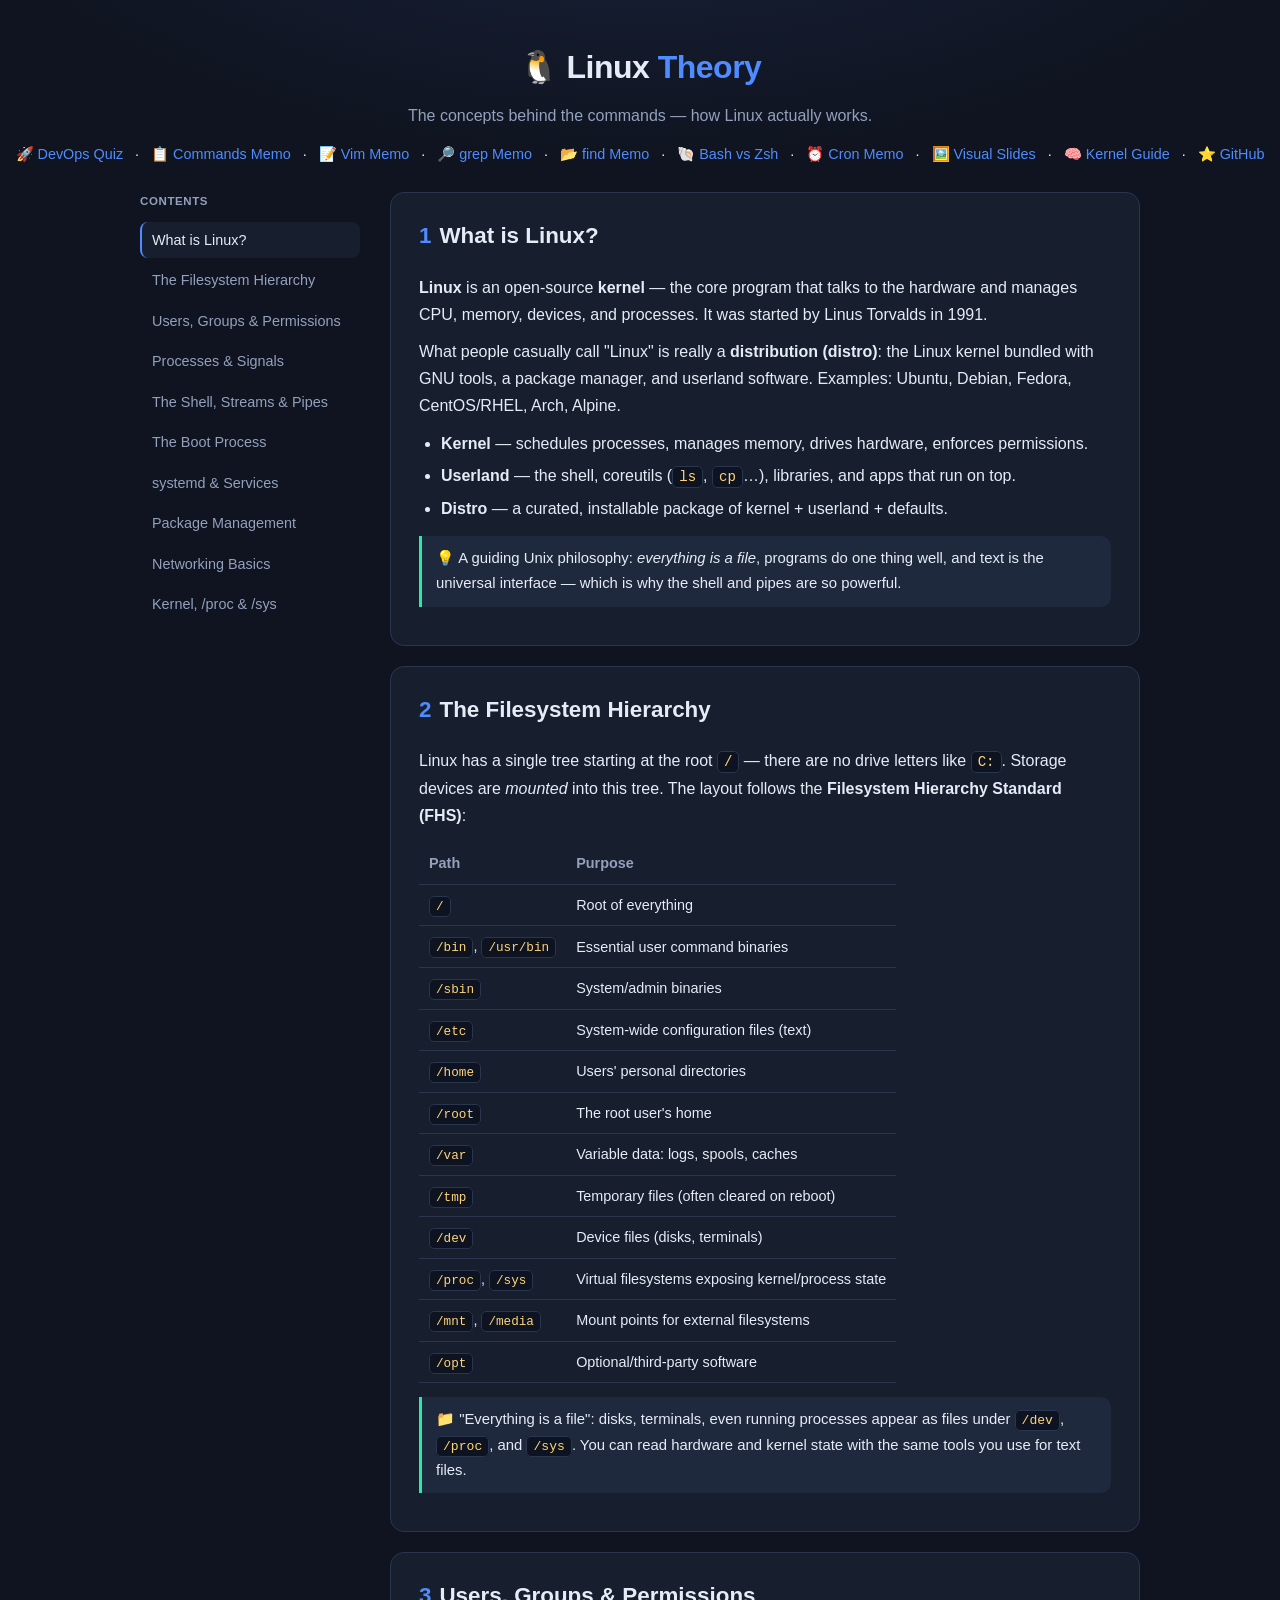
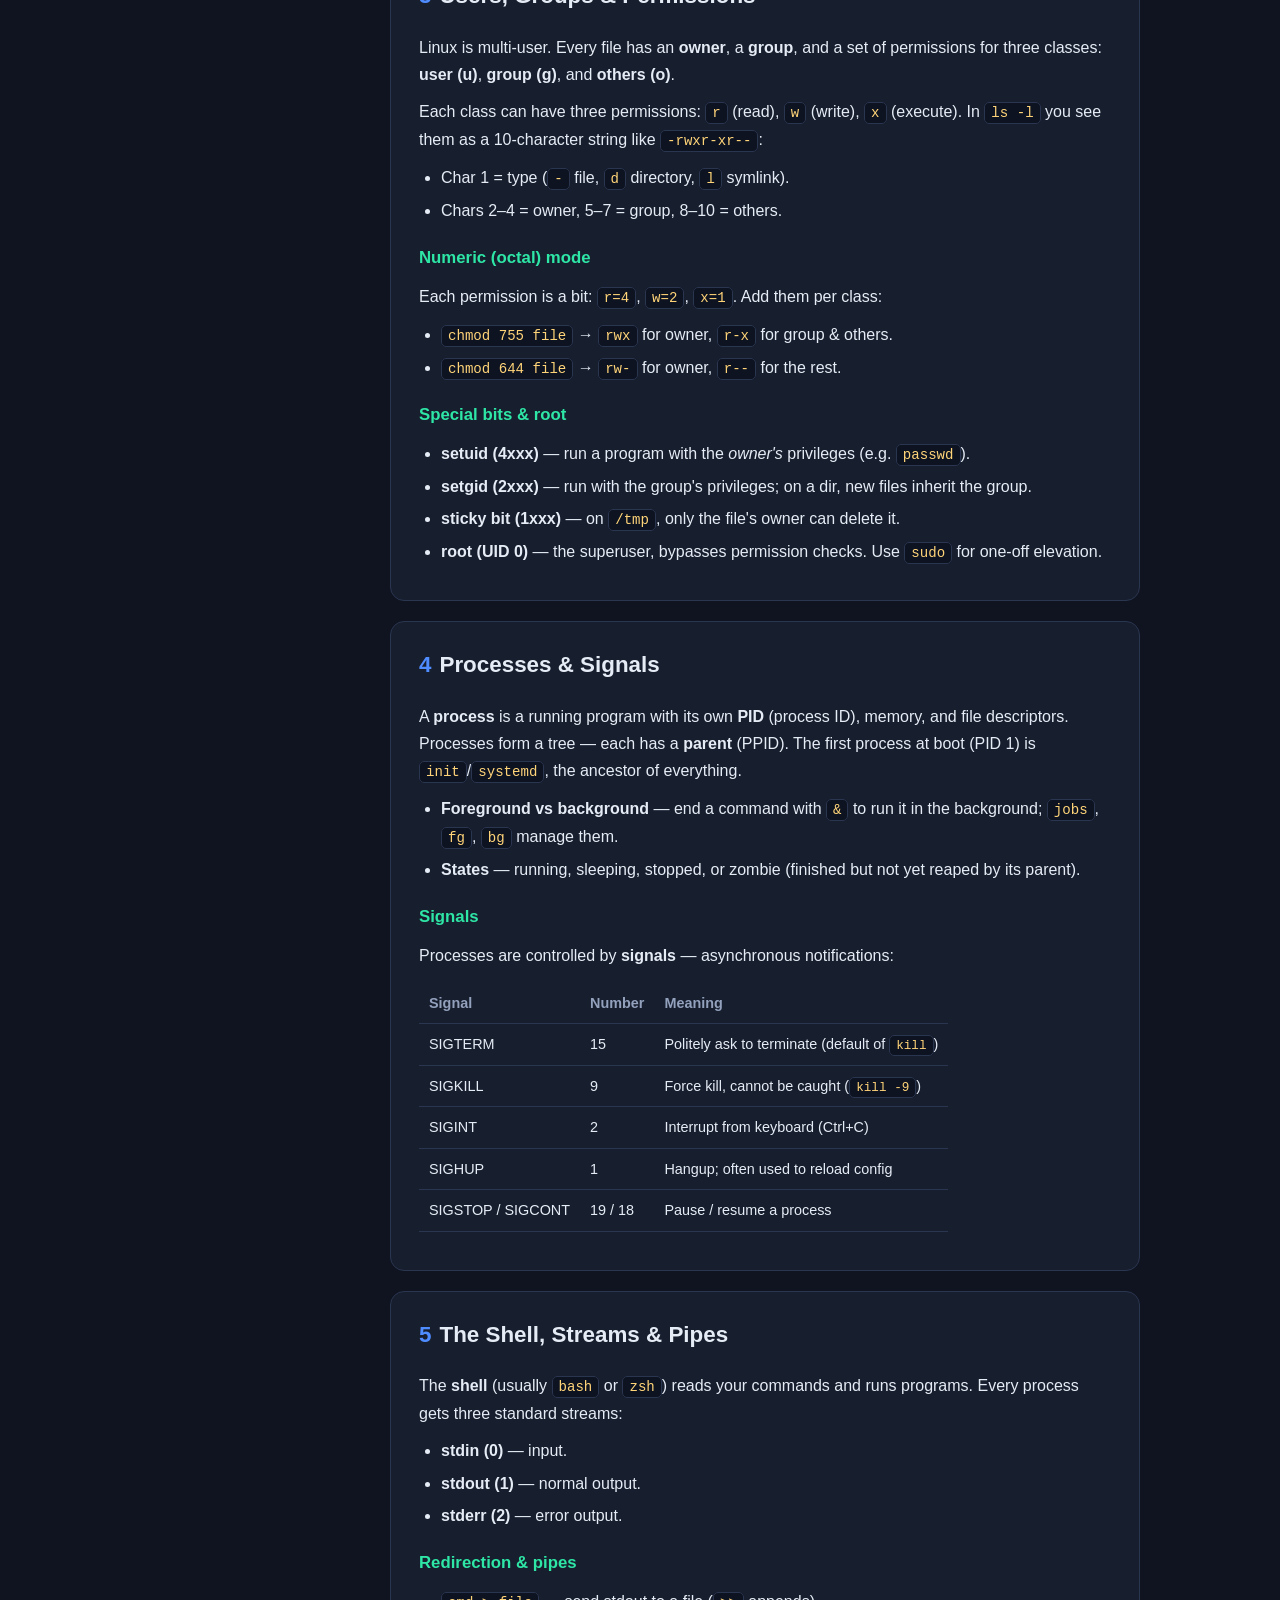
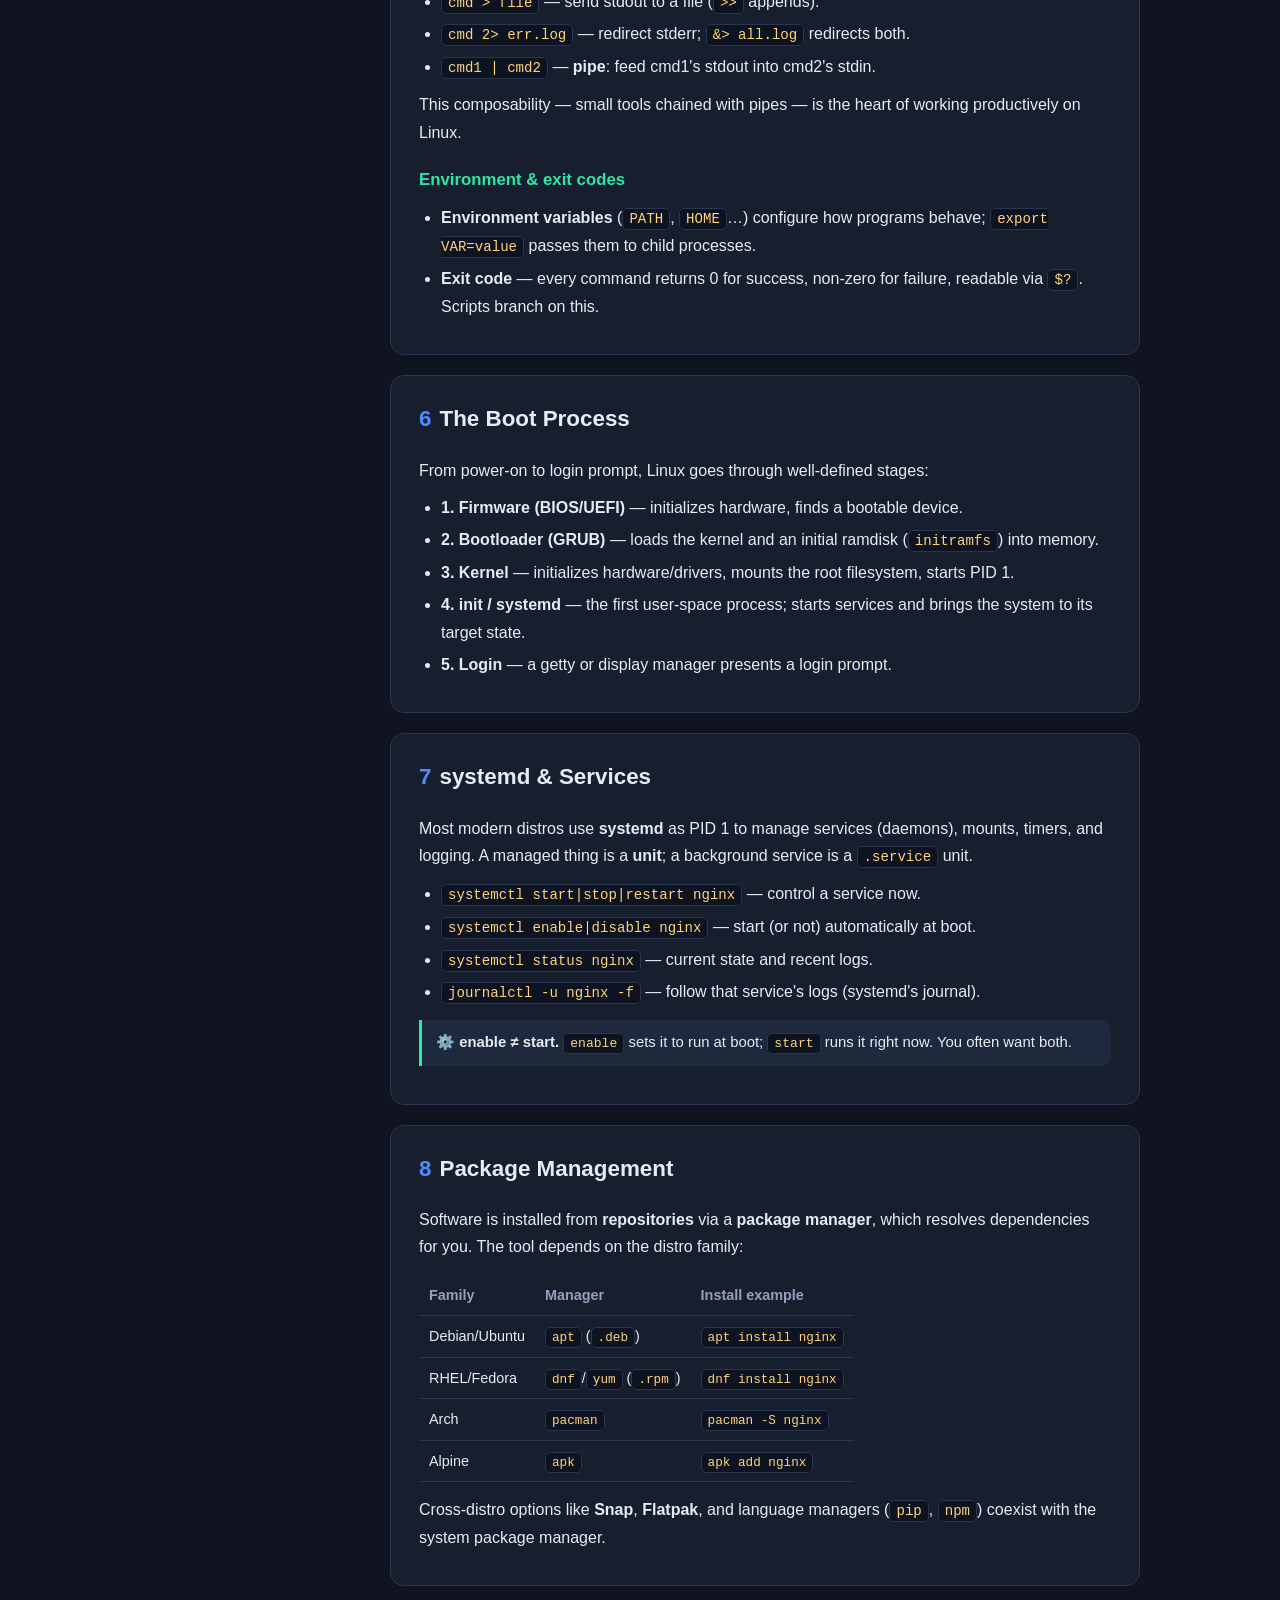
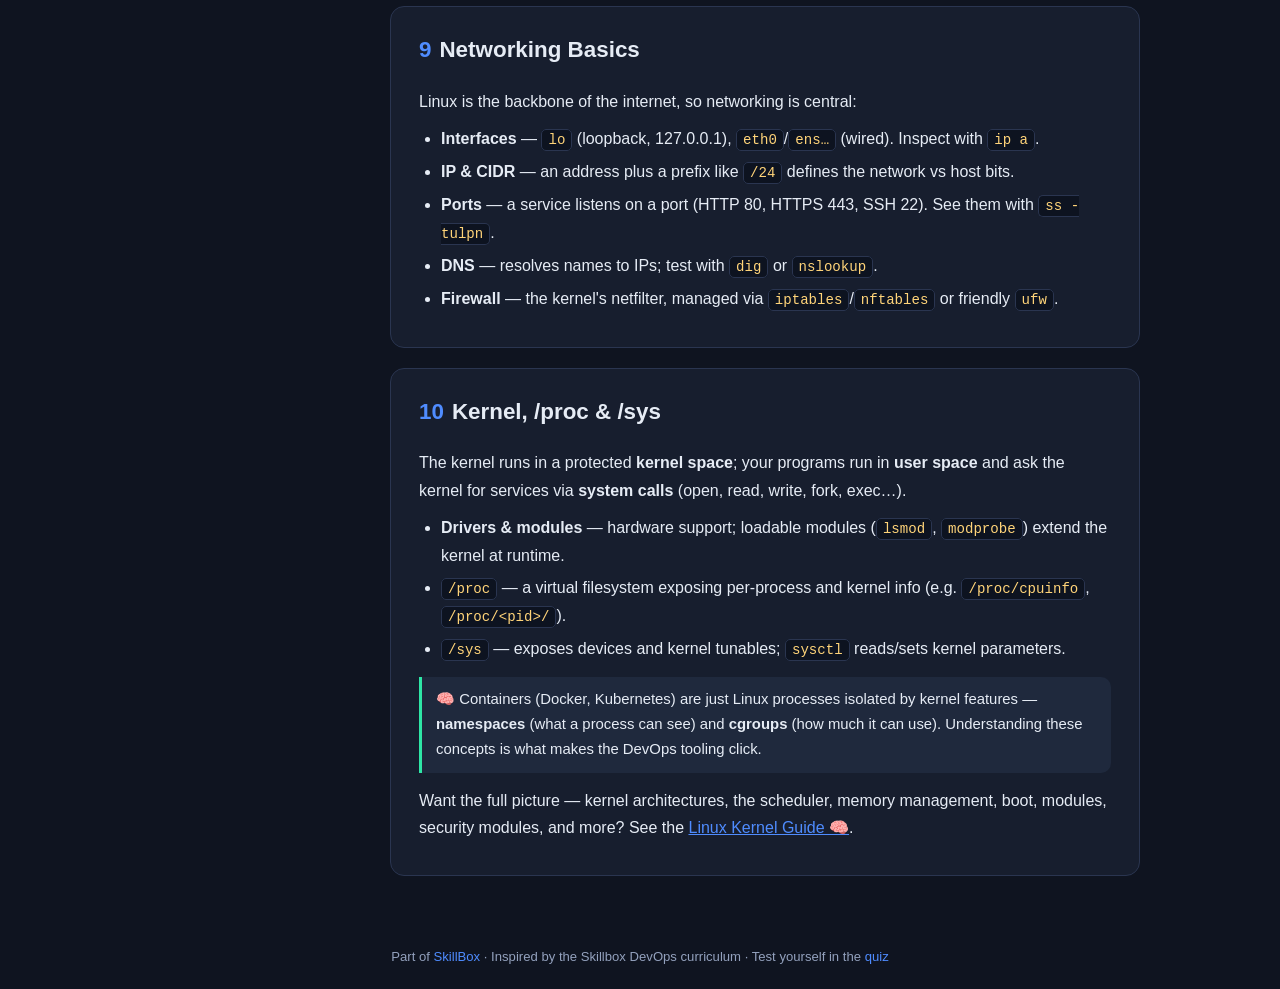
<file: docs/linux-theory.html>
<!doctype html>
<html lang="en">
<head>
  <meta charset="utf-8" />
  <meta name="viewport" content="width=device-width, initial-scale=1" />
  <title>Linux Theory · SkillBox</title>
  <style>
    :root {
      --bg: #0f1420; --panel: #171e2e; --panel-2: #1f293d;
      --text: #e6ecf5; --muted: #93a1bd; --accent: #4f8cff; --accent-2: #2ee6a6;
      --code: #ffd479; --border: #2a3550; --radius: 14px;
    }
    * { box-sizing: border-box; }
    body {
      margin: 0;
      font-family: -apple-system, BlinkMacSystemFont, "Segoe UI", Roboto, Helvetica, Arial, sans-serif;
      background: radial-gradient(1200px 600px at 50% -200px, #1b2540 0%, var(--bg) 60%);
      color: var(--text); line-height: 1.7; min-height: 100vh;
    }
    a { color: var(--accent); }
    code {
      font-family: "SF Mono", "Fira Code", Menlo, Consolas, monospace;
      color: var(--code); background: #0d1320; padding: 2px 6px;
      border-radius: 5px; border: 1px solid var(--border); font-size: .88em;
    }

    .site-header { padding: 40px 0 6px; text-align: center; }
    .site-header h1 { margin: 0; font-size: 2rem; letter-spacing: -0.5px; }
    .site-header h1 span { color: var(--accent); }
    .tagline { color: var(--muted); margin: 8px 0 0; }
    .nav { margin-top: 12px; font-size: .9rem; }
    .nav a { text-decoration: none; margin: 0 8px; }
    .nav a:hover { text-decoration: underline; }

    .layout { max-width: 1040px; margin: 0 auto; padding: 20px; display: grid; grid-template-columns: 220px 1fr; gap: 30px; }
    @media (max-width: 820px) { .layout { grid-template-columns: 1fr; } .toc { position: static !important; } }

    .toc { position: sticky; top: 20px; align-self: start; font-size: .9rem; }
    .toc h3 { color: var(--muted); text-transform: uppercase; font-size: .72rem; letter-spacing: .6px; margin: 0 0 10px; }
    .toc ol { list-style: none; margin: 0; padding: 0; counter-reset: item; }
    .toc li { margin: 4px 0; }
    .toc a { display: block; padding: 6px 10px; border-radius: 8px; text-decoration: none; color: var(--muted); border-left: 2px solid transparent; }
    .toc a:hover { background: var(--panel); color: var(--text); }
    .toc a.active { color: var(--text); border-left-color: var(--accent); background: var(--panel); }

    article { min-width: 0; }
    section {
      background: var(--panel); border: 1px solid var(--border);
      border-radius: var(--radius); padding: 24px 28px; margin: 0 0 20px;
      scroll-margin-top: 20px;
    }
    section h2 { margin-top: 0; font-size: 1.4rem; }
    section h2 .num { color: var(--accent); margin-right: 8px; }
    section h3 { font-size: 1.05rem; margin: 20px 0 6px; color: var(--accent-2); }
    p { margin: 10px 0; }
    ul { margin: 10px 0; padding-left: 22px; }
    li { margin: 5px 0; }
    .note {
      border-left: 3px solid var(--accent-2); background: var(--panel-2);
      padding: 10px 14px; border-radius: 0 10px 10px 0; margin: 14px 0; font-size: .93rem;
    }
    table { width: 100%; border-collapse: collapse; margin: 14px 0; font-size: .9rem; display: block; overflow-x: auto; }
    th, td { text-align: left; padding: 8px 10px; border-bottom: 1px solid var(--border); }
    th { color: var(--muted); font-weight: 600; }

    .site-footer { text-align: center; padding: 20px 0 40px; color: var(--muted); font-size: .82rem; }
    .site-footer a { text-decoration: none; }
  </style>
</head>
<body>
  <header class="site-header">
    <h1>🐧 Linux <span>Theory</span></h1>
    <p class="tagline">The concepts behind the commands — how Linux actually works.</p>
    <nav class="nav">
      <a href="./">🚀 DevOps Quiz</a> ·
      <a href="linux.html">📋 Commands Memo</a> ·
      <a href="vim.html">📝 Vim Memo</a> ·
      <a href="grep.html">🔎 grep Memo</a> ·
      <a href="find.html">📂 find Memo</a> ·
      <a href="bash-vs-zsh.html">🐚 Bash vs Zsh</a> ·
      <a href="cron.html">⏰ Cron Memo</a> ·
      <a href="slides.html">🖼️ Visual Slides</a> ·
      <a href="kernel.html">🧠 Kernel Guide</a> ·
      <a href="https://github.com/skybytescode/skillbox">⭐ GitHub</a>
    </nav>
  </header>

  <div class="layout">
    <aside class="toc">
      <h3>Contents</h3>
      <ol id="toc"></ol>
    </aside>

    <article>
      <section id="what-is-linux">
        <h2><span class="num">1</span>What is Linux?</h2>
        <p><strong>Linux</strong> is an open-source <strong>kernel</strong> — the core program that talks to the hardware and manages CPU, memory, devices, and processes. It was started by Linus Torvalds in 1991.</p>
        <p>What people casually call "Linux" is really a <strong>distribution (distro)</strong>: the Linux kernel bundled with GNU tools, a package manager, and userland software. Examples: Ubuntu, Debian, Fedora, CentOS/RHEL, Arch, Alpine.</p>
        <ul>
          <li><strong>Kernel</strong> — schedules processes, manages memory, drives hardware, enforces permissions.</li>
          <li><strong>Userland</strong> — the shell, coreutils (<code>ls</code>, <code>cp</code>…), libraries, and apps that run on top.</li>
          <li><strong>Distro</strong> — a curated, installable package of kernel + userland + defaults.</li>
        </ul>
        <div class="note">💡 A guiding Unix philosophy: <em>everything is a file</em>, programs do one thing well, and text is the universal interface — which is why the shell and pipes are so powerful.</div>
      </section>

      <section id="filesystem">
        <h2><span class="num">2</span>The Filesystem Hierarchy</h2>
        <p>Linux has a single tree starting at the root <code>/</code> — there are no drive letters like <code>C:</code>. Storage devices are <em>mounted</em> into this tree. The layout follows the <strong>Filesystem Hierarchy Standard (FHS)</strong>:</p>
        <table>
          <tr><th>Path</th><th>Purpose</th></tr>
          <tr><td><code>/</code></td><td>Root of everything</td></tr>
          <tr><td><code>/bin</code>, <code>/usr/bin</code></td><td>Essential user command binaries</td></tr>
          <tr><td><code>/sbin</code></td><td>System/admin binaries</td></tr>
          <tr><td><code>/etc</code></td><td>System-wide configuration files (text)</td></tr>
          <tr><td><code>/home</code></td><td>Users' personal directories</td></tr>
          <tr><td><code>/root</code></td><td>The root user's home</td></tr>
          <tr><td><code>/var</code></td><td>Variable data: logs, spools, caches</td></tr>
          <tr><td><code>/tmp</code></td><td>Temporary files (often cleared on reboot)</td></tr>
          <tr><td><code>/dev</code></td><td>Device files (disks, terminals)</td></tr>
          <tr><td><code>/proc</code>, <code>/sys</code></td><td>Virtual filesystems exposing kernel/process state</td></tr>
          <tr><td><code>/mnt</code>, <code>/media</code></td><td>Mount points for external filesystems</td></tr>
          <tr><td><code>/opt</code></td><td>Optional/third-party software</td></tr>
        </table>
        <div class="note">📁 "Everything is a file": disks, terminals, even running processes appear as files under <code>/dev</code>, <code>/proc</code>, and <code>/sys</code>. You can read hardware and kernel state with the same tools you use for text files.</div>
      </section>

      <section id="permissions">
        <h2><span class="num">3</span>Users, Groups &amp; Permissions</h2>
        <p>Linux is multi-user. Every file has an <strong>owner</strong>, a <strong>group</strong>, and a set of permissions for three classes: <strong>user (u)</strong>, <strong>group (g)</strong>, and <strong>others (o)</strong>.</p>
        <p>Each class can have three permissions: <code>r</code> (read), <code>w</code> (write), <code>x</code> (execute). In <code>ls -l</code> you see them as a 10-character string like <code>-rwxr-xr--</code>:</p>
        <ul>
          <li>Char 1 = type (<code>-</code> file, <code>d</code> directory, <code>l</code> symlink).</li>
          <li>Chars 2–4 = owner, 5–7 = group, 8–10 = others.</li>
        </ul>
        <h3>Numeric (octal) mode</h3>
        <p>Each permission is a bit: <code>r=4</code>, <code>w=2</code>, <code>x=1</code>. Add them per class:</p>
        <ul>
          <li><code>chmod 755 file</code> → <code>rwx</code> for owner, <code>r-x</code> for group &amp; others.</li>
          <li><code>chmod 644 file</code> → <code>rw-</code> for owner, <code>r--</code> for the rest.</li>
        </ul>
        <h3>Special bits &amp; root</h3>
        <ul>
          <li><strong>setuid (4xxx)</strong> — run a program with the <em>owner's</em> privileges (e.g. <code>passwd</code>).</li>
          <li><strong>setgid (2xxx)</strong> — run with the group's privileges; on a dir, new files inherit the group.</li>
          <li><strong>sticky bit (1xxx)</strong> — on <code>/tmp</code>, only the file's owner can delete it.</li>
          <li><strong>root (UID 0)</strong> — the superuser, bypasses permission checks. Use <code>sudo</code> for one-off elevation.</li>
        </ul>
      </section>

      <section id="processes">
        <h2><span class="num">4</span>Processes &amp; Signals</h2>
        <p>A <strong>process</strong> is a running program with its own <strong>PID</strong> (process ID), memory, and file descriptors. Processes form a tree — each has a <strong>parent</strong> (PPID). The first process at boot (PID 1) is <code>init</code>/<code>systemd</code>, the ancestor of everything.</p>
        <ul>
          <li><strong>Foreground vs background</strong> — end a command with <code>&amp;</code> to run it in the background; <code>jobs</code>, <code>fg</code>, <code>bg</code> manage them.</li>
          <li><strong>States</strong> — running, sleeping, stopped, or zombie (finished but not yet reaped by its parent).</li>
        </ul>
        <h3>Signals</h3>
        <p>Processes are controlled by <strong>signals</strong> — asynchronous notifications:</p>
        <table>
          <tr><th>Signal</th><th>Number</th><th>Meaning</th></tr>
          <tr><td>SIGTERM</td><td>15</td><td>Politely ask to terminate (default of <code>kill</code>)</td></tr>
          <tr><td>SIGKILL</td><td>9</td><td>Force kill, cannot be caught (<code>kill -9</code>)</td></tr>
          <tr><td>SIGINT</td><td>2</td><td>Interrupt from keyboard (Ctrl+C)</td></tr>
          <tr><td>SIGHUP</td><td>1</td><td>Hangup; often used to reload config</td></tr>
          <tr><td>SIGSTOP / SIGCONT</td><td>19 / 18</td><td>Pause / resume a process</td></tr>
        </table>
      </section>

      <section id="shell">
        <h2><span class="num">5</span>The Shell, Streams &amp; Pipes</h2>
        <p>The <strong>shell</strong> (usually <code>bash</code> or <code>zsh</code>) reads your commands and runs programs. Every process gets three standard streams:</p>
        <ul>
          <li><strong>stdin (0)</strong> — input.</li>
          <li><strong>stdout (1)</strong> — normal output.</li>
          <li><strong>stderr (2)</strong> — error output.</li>
        </ul>
        <h3>Redirection &amp; pipes</h3>
        <ul>
          <li><code>cmd &gt; file</code> — send stdout to a file (<code>&gt;&gt;</code> appends).</li>
          <li><code>cmd 2&gt; err.log</code> — redirect stderr; <code>&amp;&gt; all.log</code> redirects both.</li>
          <li><code>cmd1 | cmd2</code> — <strong>pipe</strong>: feed cmd1's stdout into cmd2's stdin.</li>
        </ul>
        <p>This composability — small tools chained with pipes — is the heart of working productively on Linux.</p>
        <h3>Environment &amp; exit codes</h3>
        <ul>
          <li><strong>Environment variables</strong> (<code>PATH</code>, <code>HOME</code>…) configure how programs behave; <code>export VAR=value</code> passes them to child processes.</li>
          <li><strong>Exit code</strong> — every command returns 0 for success, non-zero for failure, readable via <code>$?</code>. Scripts branch on this.</li>
        </ul>
      </section>

      <section id="boot">
        <h2><span class="num">6</span>The Boot Process</h2>
        <p>From power-on to login prompt, Linux goes through well-defined stages:</p>
        <ul>
          <li><strong>1. Firmware (BIOS/UEFI)</strong> — initializes hardware, finds a bootable device.</li>
          <li><strong>2. Bootloader (GRUB)</strong> — loads the kernel and an initial ramdisk (<code>initramfs</code>) into memory.</li>
          <li><strong>3. Kernel</strong> — initializes hardware/drivers, mounts the root filesystem, starts PID 1.</li>
          <li><strong>4. init / systemd</strong> — the first user-space process; starts services and brings the system to its target state.</li>
          <li><strong>5. Login</strong> — a getty or display manager presents a login prompt.</li>
        </ul>
      </section>

      <section id="systemd">
        <h2><span class="num">7</span>systemd &amp; Services</h2>
        <p>Most modern distros use <strong>systemd</strong> as PID 1 to manage services (daemons), mounts, timers, and logging. A managed thing is a <strong>unit</strong>; a background service is a <code>.service</code> unit.</p>
        <ul>
          <li><code>systemctl start|stop|restart nginx</code> — control a service now.</li>
          <li><code>systemctl enable|disable nginx</code> — start (or not) automatically at boot.</li>
          <li><code>systemctl status nginx</code> — current state and recent logs.</li>
          <li><code>journalctl -u nginx -f</code> — follow that service's logs (systemd's journal).</li>
        </ul>
        <div class="note">⚙️ <strong>enable ≠ start.</strong> <code>enable</code> sets it to run at boot; <code>start</code> runs it right now. You often want both.</div>
      </section>

      <section id="packages">
        <h2><span class="num">8</span>Package Management</h2>
        <p>Software is installed from <strong>repositories</strong> via a <strong>package manager</strong>, which resolves dependencies for you. The tool depends on the distro family:</p>
        <table>
          <tr><th>Family</th><th>Manager</th><th>Install example</th></tr>
          <tr><td>Debian/Ubuntu</td><td><code>apt</code> (<code>.deb</code>)</td><td><code>apt install nginx</code></td></tr>
          <tr><td>RHEL/Fedora</td><td><code>dnf</code>/<code>yum</code> (<code>.rpm</code>)</td><td><code>dnf install nginx</code></td></tr>
          <tr><td>Arch</td><td><code>pacman</code></td><td><code>pacman -S nginx</code></td></tr>
          <tr><td>Alpine</td><td><code>apk</code></td><td><code>apk add nginx</code></td></tr>
        </table>
        <p>Cross-distro options like <strong>Snap</strong>, <strong>Flatpak</strong>, and language managers (<code>pip</code>, <code>npm</code>) coexist with the system package manager.</p>
      </section>

      <section id="networking">
        <h2><span class="num">9</span>Networking Basics</h2>
        <p>Linux is the backbone of the internet, so networking is central:</p>
        <ul>
          <li><strong>Interfaces</strong> — <code>lo</code> (loopback, 127.0.0.1), <code>eth0</code>/<code>ens…</code> (wired). Inspect with <code>ip a</code>.</li>
          <li><strong>IP &amp; CIDR</strong> — an address plus a prefix like <code>/24</code> defines the network vs host bits.</li>
          <li><strong>Ports</strong> — a service listens on a port (HTTP 80, HTTPS 443, SSH 22). See them with <code>ss -tulpn</code>.</li>
          <li><strong>DNS</strong> — resolves names to IPs; test with <code>dig</code> or <code>nslookup</code>.</li>
          <li><strong>Firewall</strong> — the kernel's netfilter, managed via <code>iptables</code>/<code>nftables</code> or friendly <code>ufw</code>.</li>
        </ul>
      </section>

      <section id="kernel">
        <h2><span class="num">10</span>Kernel, /proc &amp; /sys</h2>
        <p>The kernel runs in a protected <strong>kernel space</strong>; your programs run in <strong>user space</strong> and ask the kernel for services via <strong>system calls</strong> (open, read, write, fork, exec…).</p>
        <ul>
          <li><strong>Drivers &amp; modules</strong> — hardware support; loadable modules (<code>lsmod</code>, <code>modprobe</code>) extend the kernel at runtime.</li>
          <li><code>/proc</code> — a virtual filesystem exposing per-process and kernel info (e.g. <code>/proc/cpuinfo</code>, <code>/proc/&lt;pid&gt;/</code>).</li>
          <li><code>/sys</code> — exposes devices and kernel tunables; <code>sysctl</code> reads/sets kernel parameters.</li>
        </ul>
        <div class="note">🧠 Containers (Docker, Kubernetes) are just Linux processes isolated by kernel features — <strong>namespaces</strong> (what a process can see) and <strong>cgroups</strong> (how much it can use). Understanding these concepts is what makes the DevOps tooling click.</div>
        <p>Want the full picture — kernel architectures, the scheduler, memory management, boot, modules, security modules, and more? See the <a href="kernel.html">Linux Kernel Guide 🧠</a>.</p>
      </section>
    </article>
  </div>

  <footer class="site-footer">
    <p>Part of <a href="https://github.com/skybytescode/skillbox">SkillBox</a> · Inspired by the Skillbox DevOps curriculum · Test yourself in the <a href="./">quiz</a></p>
  </footer>

  <script>
    // Build the table of contents from the section headings.
    const toc = document.getElementById("toc");
    const sections = [...document.querySelectorAll("article section")];
    for (const s of sections) {
      const h = s.querySelector("h2");
      const title = h.textContent.replace(/^\d+/, "").trim();
      const li = document.createElement("li");
      const a = document.createElement("a");
      a.href = "#" + s.id;
      a.textContent = title;
      a.dataset.id = s.id;
      li.appendChild(a);
      toc.appendChild(li);
    }

    // Highlight the section currently in view.
    const links = new Map([...toc.querySelectorAll("a")].map((a) => [a.dataset.id, a]));
    const observer = new IntersectionObserver((entries) => {
      for (const e of entries) {
        if (e.isIntersecting) {
          links.forEach((a) => a.classList.remove("active"));
          links.get(e.target.id)?.classList.add("active");
        }
      }
    }, { rootMargin: "-10% 0px -75% 0px" });
    sections.forEach((s) => observer.observe(s));
  </script>
</body>
</html>
</file>
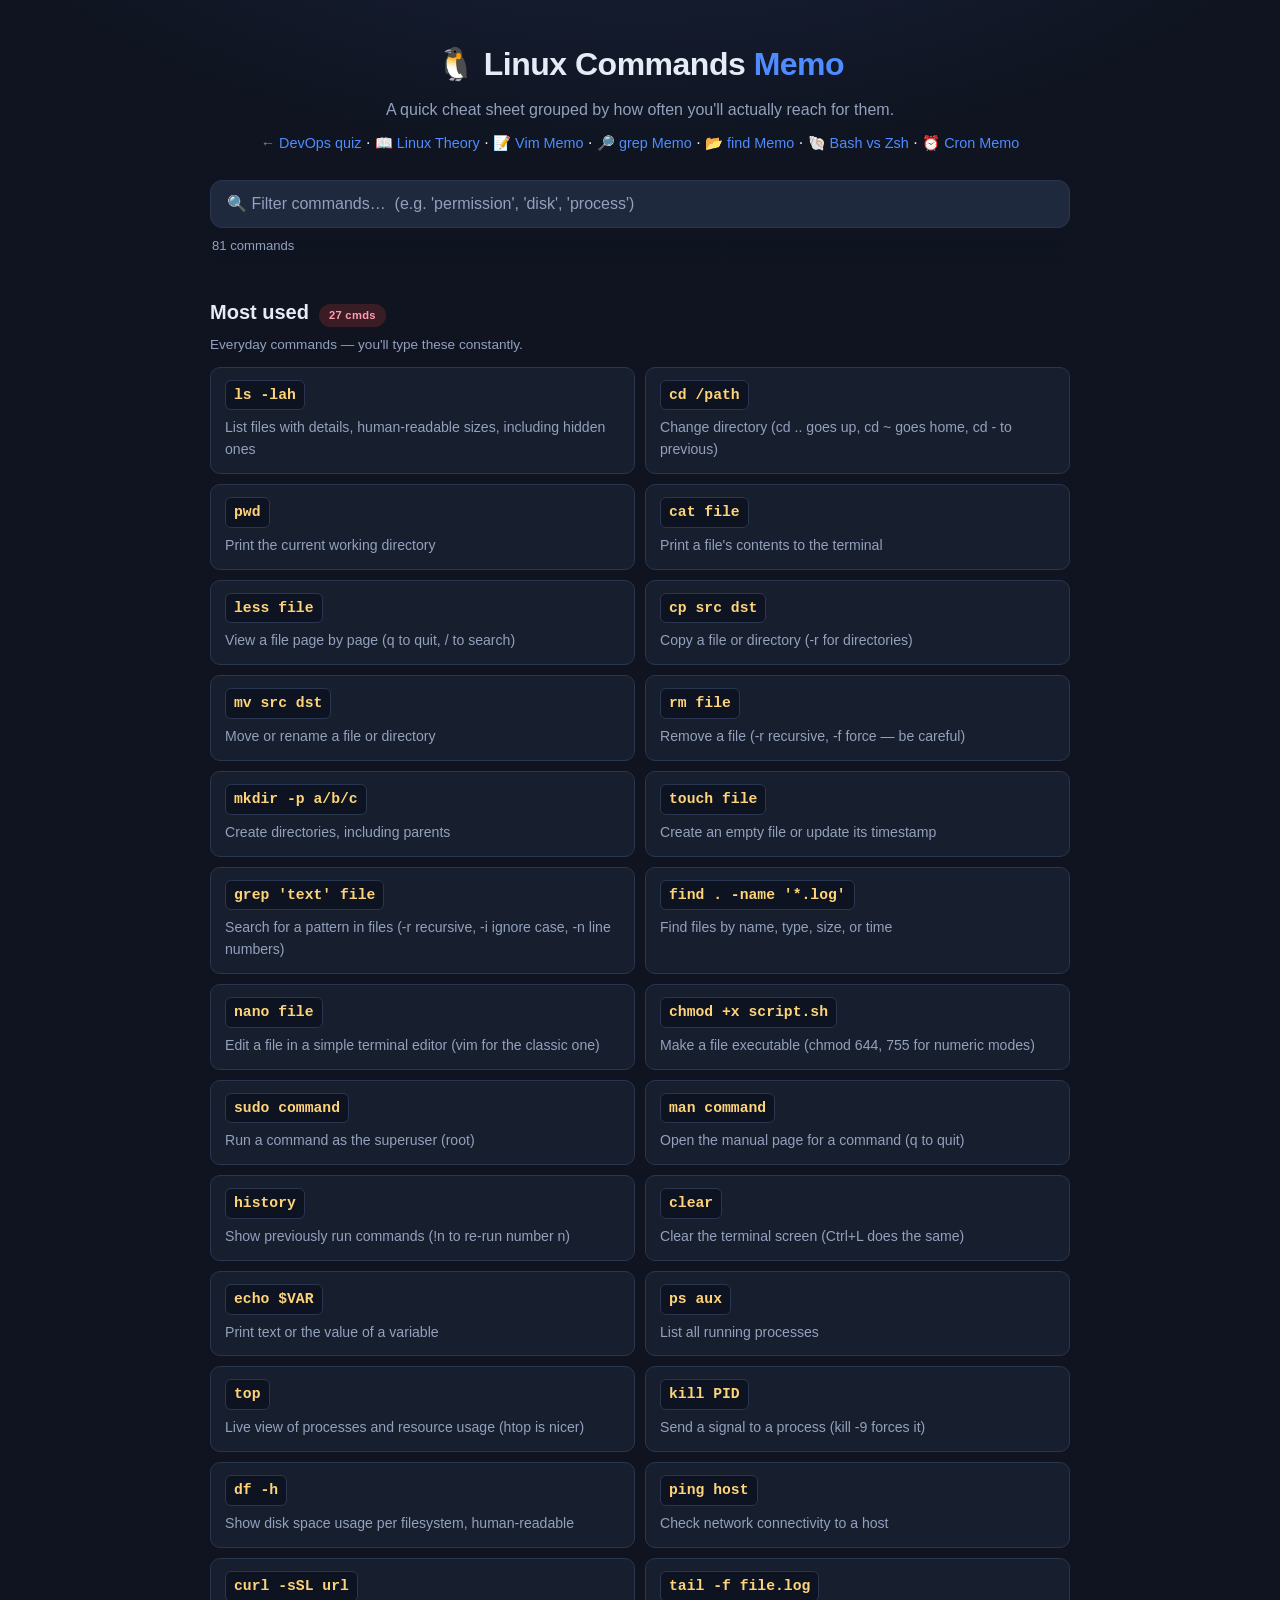
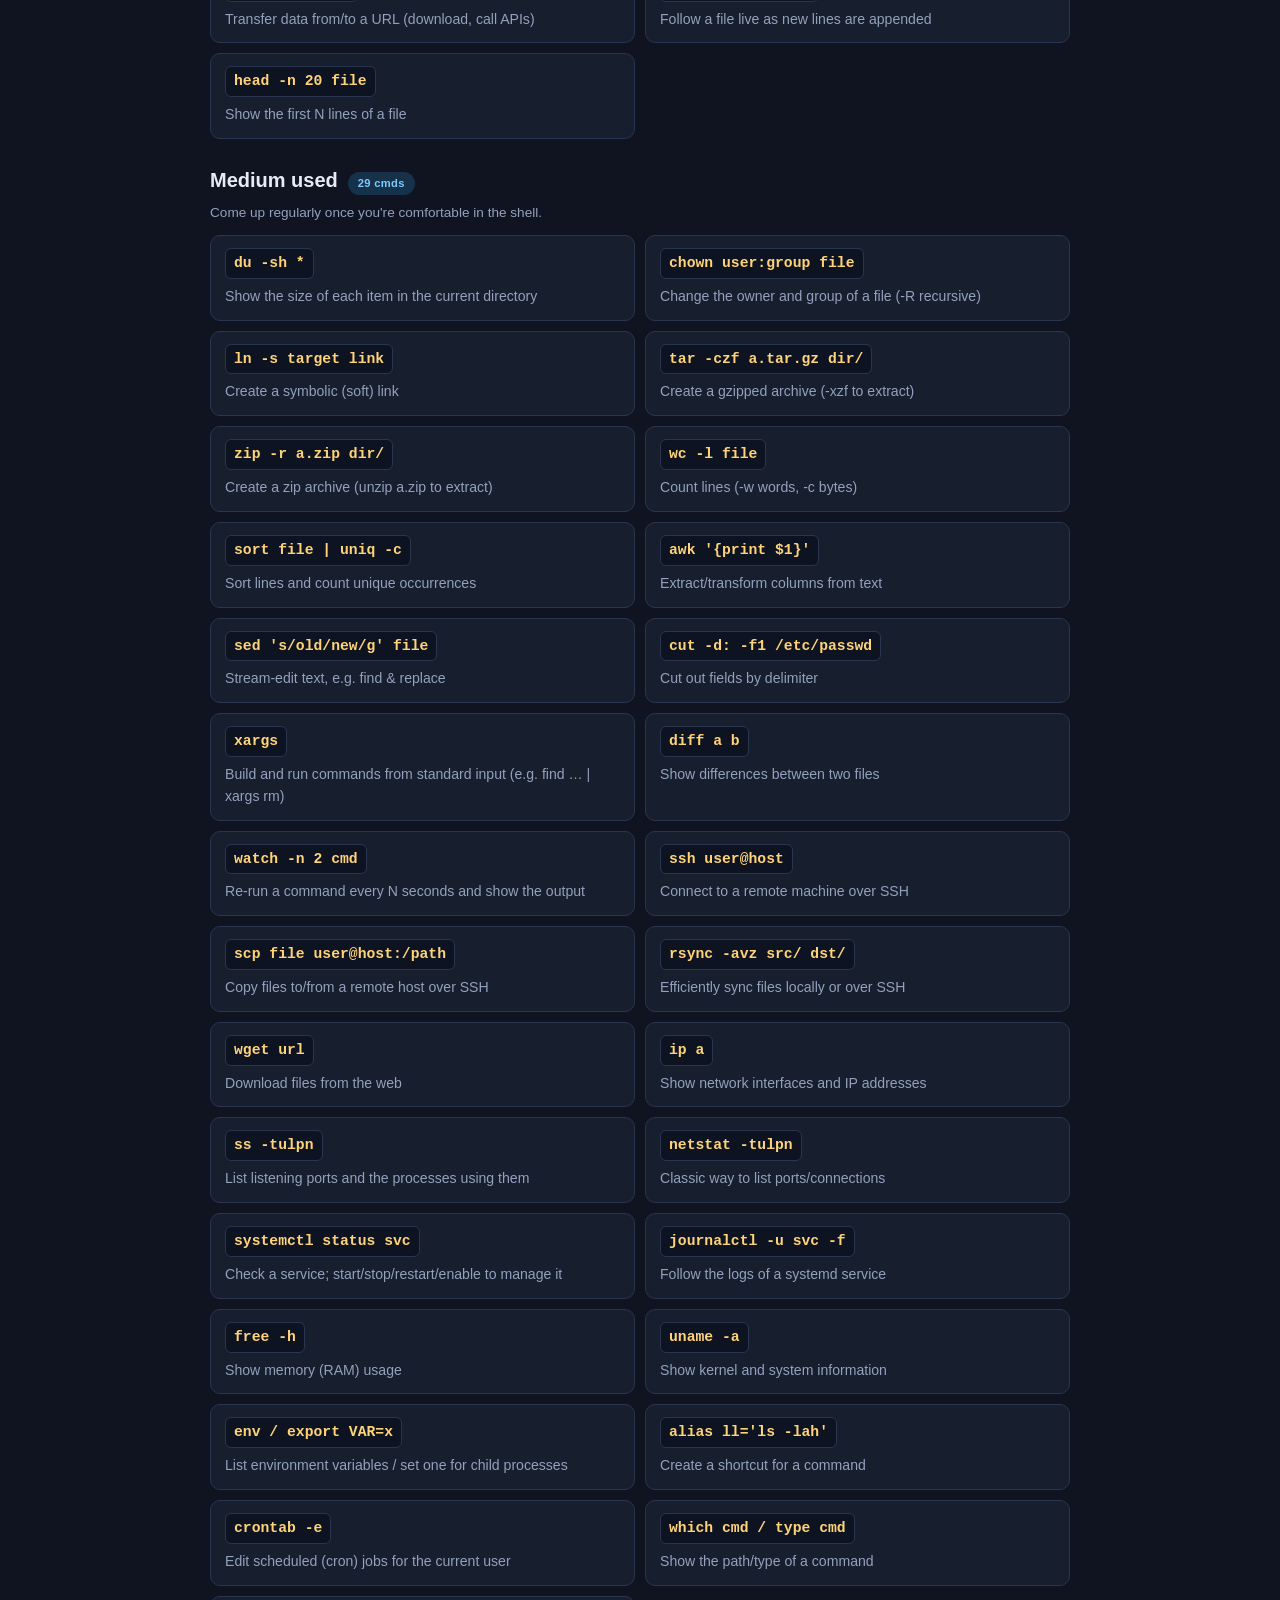
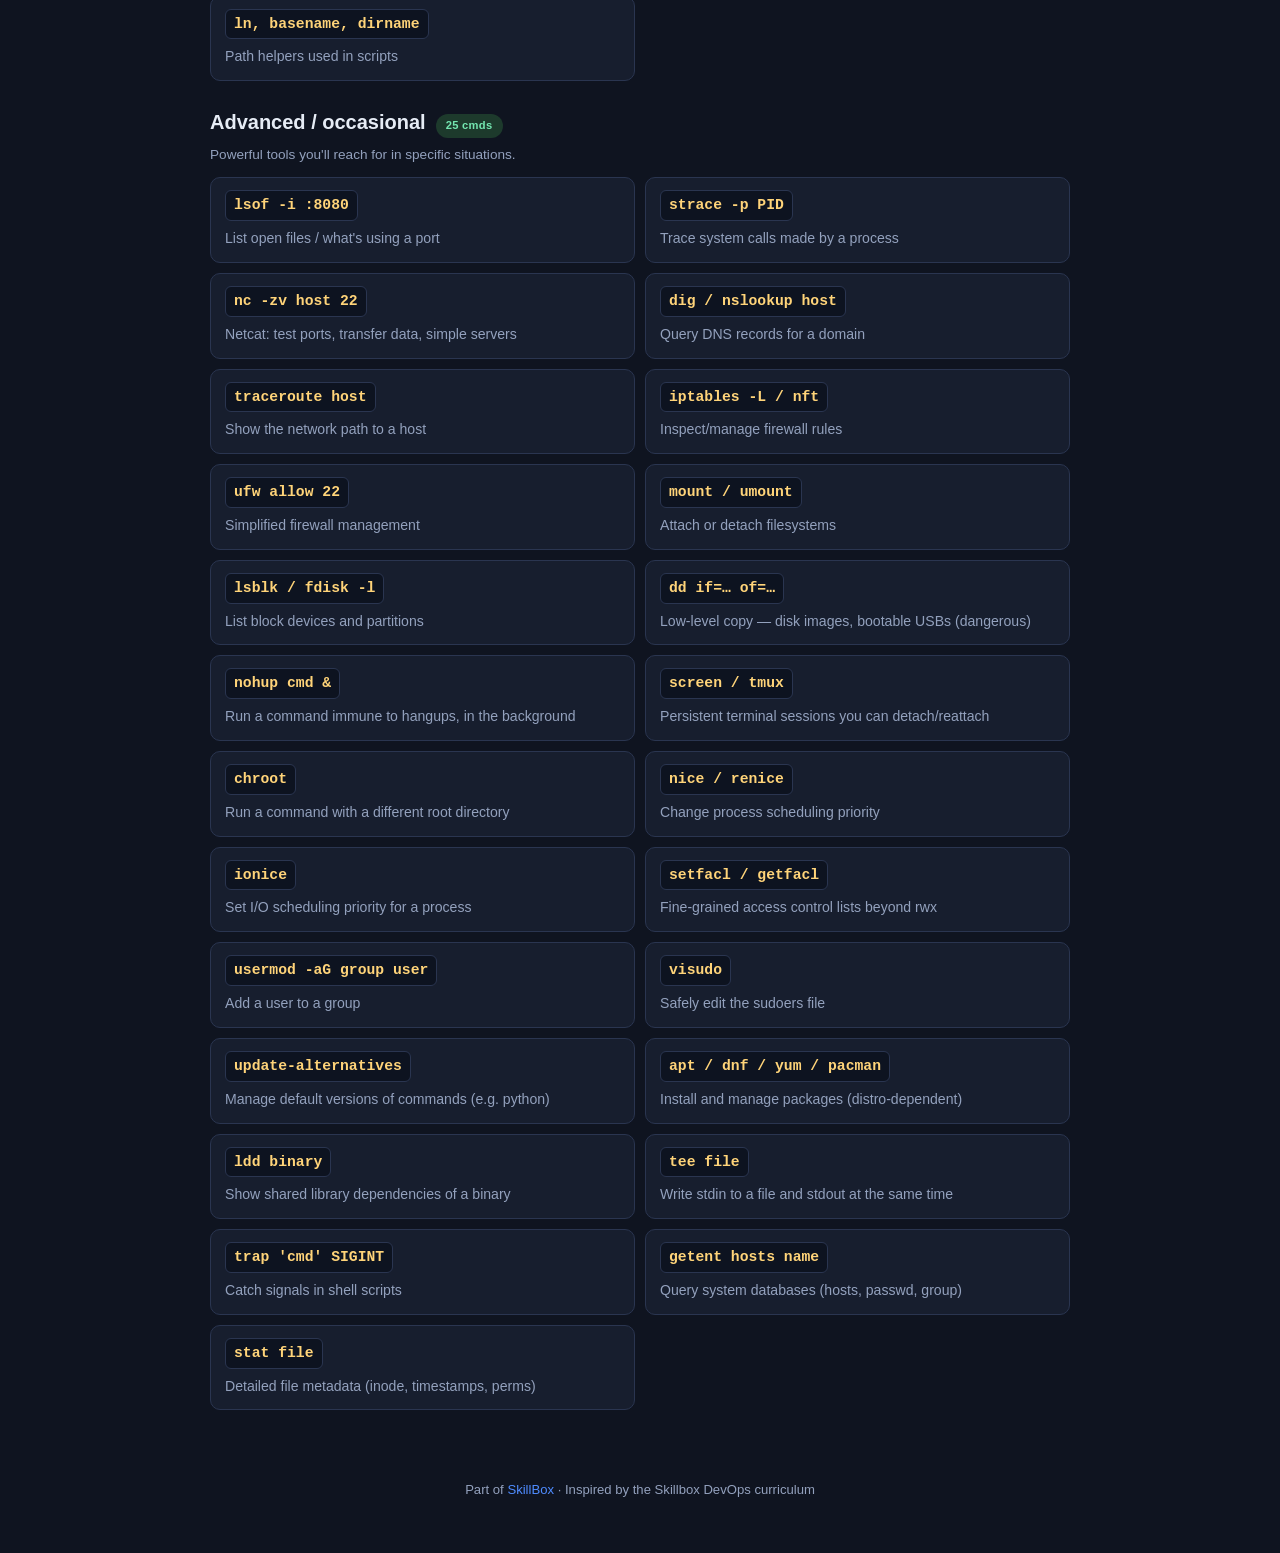
<file: docs/linux.html>
<!doctype html>
<html lang="en">
<head>
  <meta charset="utf-8" />
  <meta name="viewport" content="width=device-width, initial-scale=1" />
  <title>Linux Commands Memo · SkillBox</title>
  <style>
    :root {
      --bg: #0f1420; --panel: #171e2e; --panel-2: #1f293d;
      --text: #e6ecf5; --muted: #93a1bd; --accent: #4f8cff; --accent-2: #2ee6a6;
      --code: #ffd479; --border: #2a3550; --radius: 14px;
    }
    * { box-sizing: border-box; }
    body {
      margin: 0;
      font-family: -apple-system, BlinkMacSystemFont, "Segoe UI", Roboto, Helvetica, Arial, sans-serif;
      background: radial-gradient(1200px 600px at 50% -200px, #1b2540 0%, var(--bg) 60%);
      color: var(--text); line-height: 1.55; min-height: 100vh;
    }
    .wrap { max-width: 900px; margin: 0 auto; padding: 0 20px; }
    .site-header { padding: 40px 0 10px; text-align: center; }
    .site-header h1 { margin: 0; font-size: 2rem; letter-spacing: -0.5px; }
    .site-header h1 span { color: var(--accent); }
    .tagline { color: var(--muted); margin: 8px 0 0; }
    .backlink { display: inline-block; margin-top: 10px; color: var(--accent); text-decoration: none; font-size: .9rem; }
    .backlink:hover { text-decoration: underline; }

    .toolbar {
      position: sticky; top: 0; z-index: 5; padding: 14px 0;
      background: linear-gradient(180deg, var(--bg) 70%, transparent);
    }
    #search {
      width: 100%; padding: 14px 16px; font-size: 1rem;
      background: var(--panel-2); color: var(--text);
      border: 1px solid var(--border); border-radius: 12px;
    }
    #search::placeholder { color: var(--muted); }
    .count { color: var(--muted); font-size: .82rem; margin: 8px 2px 0; }

    .tier { margin: 26px 0; }
    .tier-head { display: flex; align-items: baseline; gap: 10px; margin: 0 0 6px; }
    .tier-head h2 { margin: 0; font-size: 1.25rem; }
    .badge { font-size: .7rem; padding: 3px 10px; border-radius: 999px; font-weight: 700; letter-spacing: .3px; }
    .badge.hot { background: #3a1d24; color: #ff9db0; }
    .badge.mid { background: #16324a; color: #7ec8ff; }
    .badge.adv { background: #1d3a2c; color: #74e6b0; }
    .tier-desc { color: var(--muted); font-size: .85rem; margin: 0 0 12px; }

    .grid { display: grid; grid-template-columns: 1fr 1fr; gap: 10px; }
    @media (max-width: 640px) { .grid { grid-template-columns: 1fr; } }

    .cmd {
      background: var(--panel); border: 1px solid var(--border);
      border-radius: 10px; padding: 12px 14px;
    }
    .cmd code {
      display: inline-block; font-family: "SF Mono", "Fira Code", Menlo, Consolas, monospace;
      color: var(--code); font-size: .92rem; font-weight: 600;
      background: #0d1320; padding: 3px 8px; border-radius: 6px; border: 1px solid var(--border);
      word-break: break-word;
    }
    .cmd .desc { color: var(--muted); font-size: .88rem; margin-top: 7px; }
    .cmd.hidden { display: none; }
    .tier.hidden { display: none; }
    .noresults { text-align: center; color: var(--muted); padding: 30px; display: none; }

    .site-footer { text-align: center; padding: 30px 0 40px; color: var(--muted); font-size: .82rem; }
    .site-footer a { color: var(--accent); text-decoration: none; }
  </style>
</head>
<body>
  <header class="site-header">
    <div class="wrap">
      <h1>🐧 Linux Commands <span>Memo</span></h1>
      <p class="tagline">A quick cheat sheet grouped by how often you'll actually reach for them.</p>
      <a class="backlink" href="./">← DevOps quiz</a> · <a class="backlink" href="linux-theory.html">📖 Linux Theory</a> · <a class="backlink" href="vim.html">📝 Vim Memo</a> · <a class="backlink" href="grep.html">🔎 grep Memo</a> · <a class="backlink" href="find.html">📂 find Memo</a> · <a class="backlink" href="bash-vs-zsh.html">🐚 Bash vs Zsh</a> · <a class="backlink" href="cron.html">⏰ Cron Memo</a>
    </div>
  </header>

  <main class="wrap">
    <div class="toolbar">
      <input id="search" type="search" placeholder="🔍 Filter commands…  (e.g. 'permission', 'disk', 'process')" autocomplete="off" />
      <p class="count" id="count"></p>
    </div>

    <div id="tiers"></div>
    <p class="noresults" id="noresults">No commands match your search.</p>
  </main>

  <footer class="site-footer">
    <div class="wrap">
      <p>Part of <a href="https://github.com/skybytescode/skillbox">SkillBox</a> · Inspired by the Skillbox DevOps curriculum</p>
    </div>
  </footer>

  <script>
    const DATA = [
      {
        tier: "Most used", cls: "hot", desc: "Everyday commands — you'll type these constantly.",
        cmds: [
          ["ls -lah", "List files with details, human-readable sizes, including hidden ones"],
          ["cd /path", "Change directory (cd .. goes up, cd ~ goes home, cd - to previous)"],
          ["pwd", "Print the current working directory"],
          ["cat file", "Print a file's contents to the terminal"],
          ["less file", "View a file page by page (q to quit, / to search)"],
          ["cp src dst", "Copy a file or directory (-r for directories)"],
          ["mv src dst", "Move or rename a file or directory"],
          ["rm file", "Remove a file (-r recursive, -f force — be careful)"],
          ["mkdir -p a/b/c", "Create directories, including parents"],
          ["touch file", "Create an empty file or update its timestamp"],
          ["grep 'text' file", "Search for a pattern in files (-r recursive, -i ignore case, -n line numbers)"],
          ["find . -name '*.log'", "Find files by name, type, size, or time"],
          ["nano file", "Edit a file in a simple terminal editor (vim for the classic one)"],
          ["chmod +x script.sh", "Make a file executable (chmod 644, 755 for numeric modes)"],
          ["sudo command", "Run a command as the superuser (root)"],
          ["man command", "Open the manual page for a command (q to quit)"],
          ["history", "Show previously run commands (!n to re-run number n)"],
          ["clear", "Clear the terminal screen (Ctrl+L does the same)"],
          ["echo $VAR", "Print text or the value of a variable"],
          ["ps aux", "List all running processes"],
          ["top", "Live view of processes and resource usage (htop is nicer)"],
          ["kill PID", "Send a signal to a process (kill -9 forces it)"],
          ["df -h", "Show disk space usage per filesystem, human-readable"],
          ["ping host", "Check network connectivity to a host"],
          ["curl -sSL url", "Transfer data from/to a URL (download, call APIs)"],
          ["tail -f file.log", "Follow a file live as new lines are appended"],
          ["head -n 20 file", "Show the first N lines of a file"],
        ],
      },
      {
        tier: "Medium used", cls: "mid", desc: "Come up regularly once you're comfortable in the shell.",
        cmds: [
          ["du -sh *", "Show the size of each item in the current directory"],
          ["chown user:group file", "Change the owner and group of a file (-R recursive)"],
          ["ln -s target link", "Create a symbolic (soft) link"],
          ["tar -czf a.tar.gz dir/", "Create a gzipped archive (-xzf to extract)"],
          ["zip -r a.zip dir/", "Create a zip archive (unzip a.zip to extract)"],
          ["wc -l file", "Count lines (-w words, -c bytes)"],
          ["sort file | uniq -c", "Sort lines and count unique occurrences"],
          ["awk '{print $1}'", "Extract/transform columns from text"],
          ["sed 's/old/new/g' file", "Stream-edit text, e.g. find & replace"],
          ["cut -d: -f1 /etc/passwd", "Cut out fields by delimiter"],
          ["xargs", "Build and run commands from standard input (e.g. find … | xargs rm)"],
          ["diff a b", "Show differences between two files"],
          ["watch -n 2 cmd", "Re-run a command every N seconds and show the output"],
          ["ssh user@host", "Connect to a remote machine over SSH"],
          ["scp file user@host:/path", "Copy files to/from a remote host over SSH"],
          ["rsync -avz src/ dst/", "Efficiently sync files locally or over SSH"],
          ["wget url", "Download files from the web"],
          ["ip a", "Show network interfaces and IP addresses"],
          ["ss -tulpn", "List listening ports and the processes using them"],
          ["netstat -tulpn", "Classic way to list ports/connections"],
          ["systemctl status svc", "Check a service; start/stop/restart/enable to manage it"],
          ["journalctl -u svc -f", "Follow the logs of a systemd service"],
          ["free -h", "Show memory (RAM) usage"],
          ["uname -a", "Show kernel and system information"],
          ["env / export VAR=x", "List environment variables / set one for child processes"],
          ["alias ll='ls -lah'", "Create a shortcut for a command"],
          ["crontab -e", "Edit scheduled (cron) jobs for the current user"],
          ["which cmd / type cmd", "Show the path/type of a command"],
          ["ln, basename, dirname", "Path helpers used in scripts"],
        ],
      },
      {
        tier: "Advanced / occasional", cls: "adv", desc: "Powerful tools you'll reach for in specific situations.",
        cmds: [
          ["lsof -i :8080", "List open files / what's using a port"],
          ["strace -p PID", "Trace system calls made by a process"],
          ["nc -zv host 22", "Netcat: test ports, transfer data, simple servers"],
          ["dig / nslookup host", "Query DNS records for a domain"],
          ["traceroute host", "Show the network path to a host"],
          ["iptables -L / nft", "Inspect/manage firewall rules"],
          ["ufw allow 22", "Simplified firewall management"],
          ["mount / umount", "Attach or detach filesystems"],
          ["lsblk / fdisk -l", "List block devices and partitions"],
          ["dd if=… of=…", "Low-level copy — disk images, bootable USBs (dangerous)"],
          ["nohup cmd &", "Run a command immune to hangups, in the background"],
          ["screen / tmux", "Persistent terminal sessions you can detach/reattach"],
          ["chroot", "Run a command with a different root directory"],
          ["nice / renice", "Change process scheduling priority"],
          ["ionice", "Set I/O scheduling priority for a process"],
          ["setfacl / getfacl", "Fine-grained access control lists beyond rwx"],
          ["usermod -aG group user", "Add a user to a group"],
          ["visudo", "Safely edit the sudoers file"],
          ["update-alternatives", "Manage default versions of commands (e.g. python)"],
          ["apt / dnf / yum / pacman", "Install and manage packages (distro-dependent)"],
          ["ldd binary", "Show shared library dependencies of a binary"],
          ["tee file", "Write stdin to a file and stdout at the same time"],
          ["trap 'cmd' SIGINT", "Catch signals in shell scripts"],
          ["getent hosts name", "Query system databases (hosts, passwd, group)"],
          ["stat file", "Detailed file metadata (inode, timestamps, perms)"],
        ],
      },
    ];

    const tiersEl = document.getElementById("tiers");
    const total = DATA.reduce((n, t) => n + t.cmds.length, 0);

    for (const t of DATA) {
      const section = document.createElement("section");
      section.className = "tier";
      section.innerHTML =
        `<div class="tier-head"><h2>${t.tier}</h2><span class="badge ${t.cls}">${t.cmds.length} cmds</span></div>` +
        `<p class="tier-desc">${t.desc}</p>`;
      const grid = document.createElement("div");
      grid.className = "grid";
      for (const [cmd, desc] of t.cmds) {
        const div = document.createElement("div");
        div.className = "cmd";
        div.dataset.text = (cmd + " " + desc).toLowerCase();
        div.innerHTML = `<code></code><div class="desc"></div>`;
        div.querySelector("code").textContent = cmd;
        div.querySelector(".desc").textContent = desc;
        grid.appendChild(div);
      }
      section.appendChild(grid);
      tiersEl.appendChild(section);
    }

    const search = document.getElementById("search");
    const countEl = document.getElementById("count");
    const noResults = document.getElementById("noresults");
    countEl.textContent = `${total} commands`;

    search.addEventListener("input", () => {
      const q = search.value.trim().toLowerCase();
      let shown = 0;
      for (const section of document.querySelectorAll(".tier")) {
        let visibleInSection = 0;
        for (const card of section.querySelectorAll(".cmd")) {
          const match = !q || card.dataset.text.includes(q);
          card.classList.toggle("hidden", !match);
          if (match) { shown++; visibleInSection++; }
        }
        section.classList.toggle("hidden", visibleInSection === 0);
      }
      countEl.textContent = q ? `${shown} of ${total} commands` : `${total} commands`;
      noResults.style.display = shown === 0 ? "block" : "none";
    });
  </script>
</body>
</html>
</file>
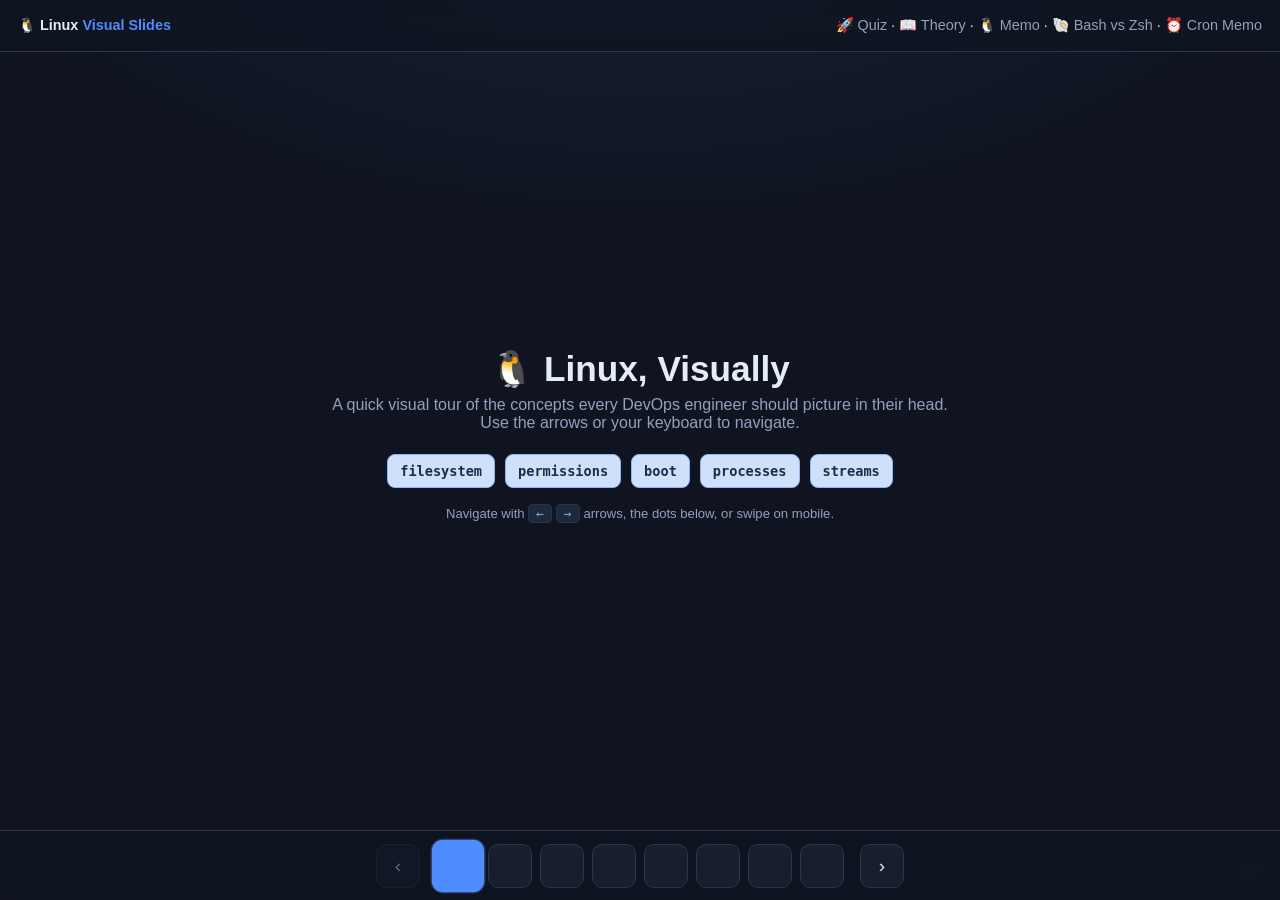
<file: docs/slides.html>
<!doctype html>
<html lang="en">
<head>
  <meta charset="utf-8" />
  <meta name="viewport" content="width=device-width, initial-scale=1" />
  <title>Linux Visual Slides · SkillBox</title>
  <style>
    :root {
      --bg: #0f1420; --panel: #171e2e; --panel-2: #1f293d;
      --text: #e6ecf5; --muted: #93a1bd; --accent: #4f8cff; --accent-2: #2ee6a6;
      --code: #ffd479; --border: #2a3550;
      --root: #f9d29a; --root-b: #e0a95e;
      --blue: #cfe0fb; --blue-b: #8fb4ef; --blue-t: #1b2b4a;
      --green: #cfeccc; --green-b: #8fcf8a; --green-t: #1c3a1a;
    }
    * { box-sizing: border-box; }
    html, body { height: 100%; }
    body {
      margin: 0; overflow: hidden;
      font-family: -apple-system, BlinkMacSystemFont, "Segoe UI", Roboto, Helvetica, Arial, sans-serif;
      background: radial-gradient(1200px 700px at 50% -200px, #1b2540 0%, var(--bg) 60%);
      color: var(--text);
    }

    /* Top bar */
    .topbar {
      position: fixed; top: 0; left: 0; right: 0; height: 52px; z-index: 20;
      display: flex; align-items: center; justify-content: space-between;
      padding: 0 18px; background: rgba(15,20,32,.85); backdrop-filter: blur(8px);
      border-bottom: 1px solid var(--border); font-size: .9rem;
    }
    .topbar .brand { font-weight: 700; }
    .topbar .brand span { color: var(--accent); }
    .topbar a { color: var(--muted); text-decoration: none; }
    .topbar a:hover { color: var(--text); }

    /* Deck */
    .deck { position: absolute; inset: 52px 0 70px; overflow: hidden; }
    .track { display: flex; height: 100%; transition: transform .45s cubic-bezier(.4,0,.2,1); }
    .slide {
      min-width: 100%; height: 100%; padding: 24px; overflow-y: auto;
      display: flex; flex-direction: column; align-items: center; justify-content: center; text-align: center;
    }
    .slide h2 { font-size: clamp(1.4rem, 3.5vw, 2.2rem); margin: 0 0 6px; }
    .slide h2 .n { color: var(--accent); font-size: .7em; margin-right: 10px; }
    .slide .sub { color: var(--muted); margin: 0 0 22px; max-width: 640px; }
    code { font-family: "SF Mono", "Fira Code", Menlo, Consolas, monospace; color: var(--code); }

    /* Chips (tree nodes) */
    .chip {
      display: inline-flex; align-items: center; justify-content: center;
      padding: 8px 12px; border-radius: 8px; font-family: "SF Mono", Menlo, monospace;
      font-size: .85rem; font-weight: 600; border: 1.5px solid;
    }
    .chip.root { background: var(--root); border-color: var(--root-b); color: #5a3d12; }
    .chip.blue { background: var(--blue); border-color: var(--blue-b); color: var(--blue-t); }
    .chip.green { background: var(--green); border-color: var(--green-b); color: var(--green-t); }

    /* Filesystem tree */
    .tree { width: 100%; max-width: 960px; }
    .tree .down { width: 2px; height: 20px; background: var(--border); margin: 0 auto; }
    .row { display: flex; flex-wrap: wrap; gap: 8px; justify-content: center; }
    .branch { position: relative; padding-top: 16px; }
    .branch::before { content: ""; position: absolute; top: 0; left: 50%; width: 2px; height: 16px; background: var(--border); }
    .subgrid { display: grid; grid-template-columns: 1fr 1fr; gap: 14px; margin-top: 22px; }
    @media (max-width: 640px) { .subgrid { grid-template-columns: 1fr; } }
    .subcard { background: var(--panel); border: 1px solid var(--border); border-radius: 12px; padding: 14px; }
    .subcard .label { font-family: monospace; color: var(--accent-2); font-weight: 700; margin-bottom: 10px; }
    .legend { display: flex; gap: 14px; justify-content: center; flex-wrap: wrap; margin-top: 18px; font-size: .8rem; color: var(--muted); }
    .legend b { display: inline-block; width: 12px; height: 12px; border-radius: 3px; vertical-align: middle; margin-right: 5px; border: 1px solid; }

    /* Architecture layers */
    .layers { width: 100%; max-width: 560px; }
    .layer {
      border-radius: 12px; padding: 16px; margin: 8px 0; border: 1.5px solid var(--border);
      font-weight: 600;
    }
    .layer small { display: block; font-weight: 400; color: var(--muted); margin-top: 4px; font-size: .8rem; }
    .layer.l1 { background: #10233f; }
    .layer.l2 { background: #12304a; }
    .layer.l3 { background: #143a3a; }
    .layer.l4 { background: #1a3a22; }
    .layer.l5 { background: #2a2340; }

    /* Permissions anatomy */
    .perm { display: flex; gap: 6px; justify-content: center; flex-wrap: wrap; font-family: monospace; }
    .perm .grp { border: 1.5px solid var(--border); border-radius: 10px; padding: 12px 14px; min-width: 120px; background: var(--panel); }
    .perm .grp .bits { font-size: 1.8rem; font-weight: 700; letter-spacing: 4px; }
    .perm .grp .who { color: var(--muted); font-size: .78rem; margin-top: 6px; text-transform: uppercase; letter-spacing: .5px; }
    .perm .grp .oct { color: var(--accent-2); font-weight: 700; margin-top: 4px; }
    .perm .grp.type { background: #22182a; }
    .perm .grp.u { background: #10233f; }
    .perm .grp.g { background: #143a3a; }
    .perm .grp.o { background: #2a2340; }

    /* Flow (boot / pipeline) */
    .flow { display: flex; align-items: stretch; gap: 0; flex-wrap: wrap; justify-content: center; }
    .step {
      background: var(--panel); border: 1.5px solid var(--border); border-radius: 12px;
      padding: 14px 16px; max-width: 170px; position: relative;
    }
    .step .t { font-weight: 700; }
    .step .d { color: var(--muted); font-size: .78rem; margin-top: 5px; }
    .arrow { display: flex; align-items: center; color: var(--accent); font-size: 1.6rem; padding: 0 6px; }
    @media (max-width: 720px) { .arrow { transform: rotate(90deg); } .flow { flex-direction: column; align-items: center; } }

    /* Streams */
    .streams { display: flex; align-items: center; gap: 10px; flex-wrap: wrap; justify-content: center; }
    .proc-box { background: #10233f; border: 1.5px solid var(--blue-b); border-radius: 14px; padding: 22px 26px; font-weight: 700; }
    .stream-tag { background: var(--panel); border: 1.5px solid var(--border); border-radius: 10px; padding: 10px 12px; font-family: monospace; font-size: .82rem; }
    .stream-tag b { color: var(--accent-2); }

    table.grid-t { border-collapse: collapse; font-size: .88rem; margin: 0 auto; }
    table.grid-t td, table.grid-t th { border: 1px solid var(--border); padding: 7px 12px; }
    table.grid-t th { background: var(--panel); color: var(--muted); }
    table.grid-t code { color: var(--code); }

    .hint { margin-top: 18px; font-size: .82rem; color: var(--muted); }
    .hint kbd { background: var(--panel-2); border: 1px solid var(--border); border-radius: 5px; padding: 1px 7px; font-family: monospace; }

    /* Controls */
    .controls {
      position: fixed; bottom: 0; left: 0; right: 0; height: 70px; z-index: 20;
      display: flex; align-items: center; justify-content: center; gap: 16px;
      background: rgba(15,20,32,.85); backdrop-filter: blur(8px); border-top: 1px solid var(--border);
    }
    .controls button {
      background: var(--panel); color: var(--text); border: 1px solid var(--border);
      border-radius: 10px; width: 44px; height: 44px; font-size: 1.2rem; cursor: pointer;
    }
    .controls button:hover:not(:disabled) { border-color: var(--accent); }
    .controls button:disabled { opacity: .4; cursor: not-allowed; }
    .dots { display: flex; gap: 8px; }
    .dot { width: 9px; height: 9px; border-radius: 50%; background: var(--border); cursor: pointer; border: none; padding: 0; }
    .dot.active { background: var(--accent); transform: scale(1.25); }
    .counter { position: fixed; bottom: 22px; right: 20px; color: var(--muted); font-size: .82rem; font-variant-numeric: tabular-nums; }
  </style>
</head>
<body>
  <div class="topbar">
    <div class="brand">🐧 Linux <span>Visual Slides</span></div>
    <div><a href="./">🚀 Quiz</a> · <a href="linux-theory.html">📖 Theory</a> · <a href="linux.html">🐧 Memo</a> · <a href="bash-vs-zsh.html">🐚 Bash vs Zsh</a> · <a href="cron.html">⏰ Cron Memo</a></div>
  </div>

  <div class="deck">
    <div class="track" id="track">

      <!-- Slide 1: intro -->
      <section class="slide">
        <h2>🐧 Linux, Visually</h2>
        <p class="sub">A quick visual tour of the concepts every DevOps engineer should picture in their head. Use the arrows or your keyboard to navigate.</p>
        <div class="row" style="gap:10px">
          <span class="chip blue">filesystem</span>
          <span class="chip blue">permissions</span>
          <span class="chip blue">boot</span>
          <span class="chip blue">processes</span>
          <span class="chip blue">streams</span>
        </div>
        <p class="hint">Navigate with <kbd>←</kbd> <kbd>→</kbd> arrows, the dots below, or swipe on mobile.</p>
      </section>

      <!-- Slide 2: architecture layers -->
      <section class="slide">
        <h2><span class="n">01</span>System Architecture</h2>
        <p class="sub">Linux is layered: your apps ask the shell &amp; libraries, which ask the kernel, which drives the hardware.</p>
        <div class="layers">
          <div class="layer l5">👤 User applications <small>browsers, servers, your scripts</small></div>
          <div class="layer l4">🐚 Shell &amp; utilities <small>bash, coreutils (ls, cp, grep…)</small></div>
          <div class="layer l3">📚 Libraries &amp; system calls <small>glibc — the bridge to the kernel</small></div>
          <div class="layer l2">🧠 Kernel <small>processes, memory, filesystems, drivers</small></div>
          <div class="layer l1">🔌 Hardware <small>CPU, RAM, disks, network</small></div>
        </div>
      </section>

      <!-- Slide 3: filesystem tree -->
      <section class="slide">
        <h2><span class="n">02</span>Filesystem Hierarchy</h2>
        <p class="sub">One tree from <code>/</code> — no drive letters. Devices are <em>mounted</em> into it (FHS standard).</p>
        <div class="tree">
          <div class="row"><span class="chip root">/ &nbsp;root</span></div>
          <div class="down"></div>
          <div class="row">
            <span class="chip blue">/bin</span><span class="chip blue">/boot</span><span class="chip blue">/dev</span>
            <span class="chip blue">/etc</span><span class="chip blue">/home</span><span class="chip blue">/lib</span>
            <span class="chip blue">/media</span><span class="chip blue">/mnt</span><span class="chip blue">/opt</span>
            <span class="chip blue">/proc</span><span class="chip blue">/root</span><span class="chip blue">/sbin</span>
            <span class="chip blue">/srv</span><span class="chip blue">/sys</span><span class="chip blue">/tmp</span>
            <span class="chip blue">/usr</span><span class="chip blue">/var</span>
          </div>
          <div class="subgrid">
            <div class="subcard">
              <div class="label">/usr — user programs</div>
              <div class="row">
                <span class="chip green">/bin</span><span class="chip green">/include</span><span class="chip green">/lib</span>
                <span class="chip green">/local</span><span class="chip green">/sbin</span><span class="chip green">/src</span>
              </div>
            </div>
            <div class="subcard">
              <div class="label">/var — variable data</div>
              <div class="row">
                <span class="chip green">/cache</span><span class="chip green">/lib</span><span class="chip green">/log</span>
                <span class="chip green">/mail</span><span class="chip green">/spool</span><span class="chip green">/tmp</span>
              </div>
            </div>
          </div>
          <div class="legend">
            <span><b style="background:var(--root);border-color:var(--root-b)"></b>root</span>
            <span><b style="background:var(--blue);border-color:var(--blue-b)"></b>top-level dirs</span>
            <span><b style="background:var(--green);border-color:var(--green-b)"></b>sub-directories</span>
          </div>
        </div>
      </section>

      <!-- Slide 4: permissions anatomy -->
      <section class="slide">
        <h2><span class="n">03</span>Anatomy of Permissions</h2>
        <p class="sub">Reading <code>-rwxr-xr--</code> : a type bit + three triplets. Each triplet is a number (r=4, w=2, x=1).</p>
        <div class="perm">
          <div class="grp type"><div class="bits">-</div><div class="who">type</div><div class="oct">file</div></div>
          <div class="grp u"><div class="bits">rwx</div><div class="who">user</div><div class="oct">7</div></div>
          <div class="grp g"><div class="bits">r-x</div><div class="who">group</div><div class="oct">5</div></div>
          <div class="grp o"><div class="bits">r--</div><div class="who">others</div><div class="oct">4</div></div>
        </div>
        <p class="hint">So <code>-rwxr-xr--</code> = <code>chmod 754</code>. Common ones: <code>755</code> executables, <code>644</code> normal files.</p>
      </section>

      <!-- Slide 5: boot process -->
      <section class="slide">
        <h2><span class="n">04</span>The Boot Process</h2>
        <p class="sub">From power button to login prompt, in five stages.</p>
        <div class="flow">
          <div class="step"><div class="t">1 · Firmware</div><div class="d">BIOS/UEFI inits hardware, finds a boot device</div></div>
          <div class="arrow">→</div>
          <div class="step"><div class="t">2 · Bootloader</div><div class="d">GRUB loads the kernel + initramfs into memory</div></div>
          <div class="arrow">→</div>
          <div class="step"><div class="t">3 · Kernel</div><div class="d">Inits drivers, mounts root FS, starts PID 1</div></div>
          <div class="arrow">→</div>
          <div class="step"><div class="t">4 · systemd</div><div class="d">PID 1 starts services to reach the target</div></div>
          <div class="arrow">→</div>
          <div class="step"><div class="t">5 · Login</div><div class="d">getty / display manager prompts you in</div></div>
        </div>
      </section>

      <!-- Slide 6: streams & pipes -->
      <section class="slide">
        <h2><span class="n">05</span>Streams &amp; Pipes</h2>
        <p class="sub">Every process has three streams. A <code>|</code> pipe wires one program's output into the next one's input.</p>
        <div class="streams">
          <div class="stream-tag"><b>stdin</b> (0)<br>input →</div>
          <div class="proc-box">process</div>
          <div style="display:flex;flex-direction:column;gap:8px">
            <div class="stream-tag">→ <b>stdout</b> (1) normal output</div>
            <div class="stream-tag">→ <b>stderr</b> (2) errors</div>
          </div>
        </div>
        <p class="hint" style="margin-top:26px"><code>cat access.log | grep 500 | wc -l</code> — chain small tools to answer big questions.</p>
      </section>

      <!-- Slide 7: signals -->
      <section class="slide">
        <h2><span class="n">06</span>Processes &amp; Signals</h2>
        <p class="sub">Processes form a tree from PID 1 (<code>systemd</code>). You control them by sending signals.</p>
        <table class="grid-t">
          <tr><th>Signal</th><th>№</th><th>Effect</th></tr>
          <tr><td><code>SIGTERM</code></td><td>15</td><td>Politely ask to stop — the default of <code>kill</code></td></tr>
          <tr><td><code>SIGKILL</code></td><td>9</td><td>Force-kill, can't be caught — <code>kill -9</code></td></tr>
          <tr><td><code>SIGINT</code></td><td>2</td><td>Interrupt from keyboard — <code>Ctrl+C</code></td></tr>
          <tr><td><code>SIGHUP</code></td><td>1</td><td>Hangup — often means "reload config"</td></tr>
          <tr><td><code>SIGSTOP/CONT</code></td><td>19/18</td><td>Pause / resume a process</td></tr>
        </table>
      </section>

      <!-- Slide 8: recap -->
      <section class="slide">
        <h2>🎯 You've got the picture</h2>
        <p class="sub">Keep exploring — then test yourself.</p>
        <div class="row" style="gap:12px;flex-wrap:wrap">
          <a href="./" class="chip blue" style="text-decoration:none">🚀 Take the DevOps quiz</a>
          <a href="linux-theory.html" class="chip green" style="text-decoration:none">📖 Read the theory</a>
          <a href="linux.html" class="chip green" style="text-decoration:none">🐧 Commands memo</a>
        </div>
        <p class="hint">Part of <a href="https://github.com/skybytescode/skillbox" style="color:var(--accent)">SkillBox on GitHub</a></p>
      </section>

    </div>
  </div>

  <div class="controls">
    <button id="prev" aria-label="Previous">‹</button>
    <div class="dots" id="dots"></div>
    <button id="next" aria-label="Next">›</button>
  </div>
  <div class="counter" id="counter"></div>

  <script>
    const track = document.getElementById("track");
    const slides = [...track.children];
    const dotsBox = document.getElementById("dots");
    const prev = document.getElementById("prev");
    const next = document.getElementById("next");
    const counter = document.getElementById("counter");
    let idx = 0;

    slides.forEach((_, i) => {
      const b = document.createElement("button");
      b.className = "dot";
      b.onclick = () => go(i);
      dotsBox.appendChild(b);
    });
    const dots = [...dotsBox.children];

    function go(i) {
      idx = Math.max(0, Math.min(slides.length - 1, i));
      track.style.transform = `translateX(-${idx * 100}%)`;
      dots.forEach((d, k) => d.classList.toggle("active", k === idx));
      prev.disabled = idx === 0;
      next.disabled = idx === slides.length - 1;
      counter.textContent = `${idx + 1} / ${slides.length}`;
    }

    prev.onclick = () => go(idx - 1);
    next.onclick = () => go(idx + 1);
    document.addEventListener("keydown", (e) => {
      if (e.key === "ArrowRight" || e.key === "PageDown") go(idx + 1);
      if (e.key === "ArrowLeft" || e.key === "PageUp") go(idx - 1);
      if (e.key === "Home") go(0);
      if (e.key === "End") go(slides.length - 1);
    });

    // Touch swipe
    let x0 = null;
    track.addEventListener("touchstart", (e) => (x0 = e.touches[0].clientX), { passive: true });
    track.addEventListener("touchend", (e) => {
      if (x0 === null) return;
      const dx = e.changedTouches[0].clientX - x0;
      if (Math.abs(dx) > 50) go(idx + (dx < 0 ? 1 : -1));
      x0 = null;
    });

    go(0);
  </script>
</body>
</html>
</file>
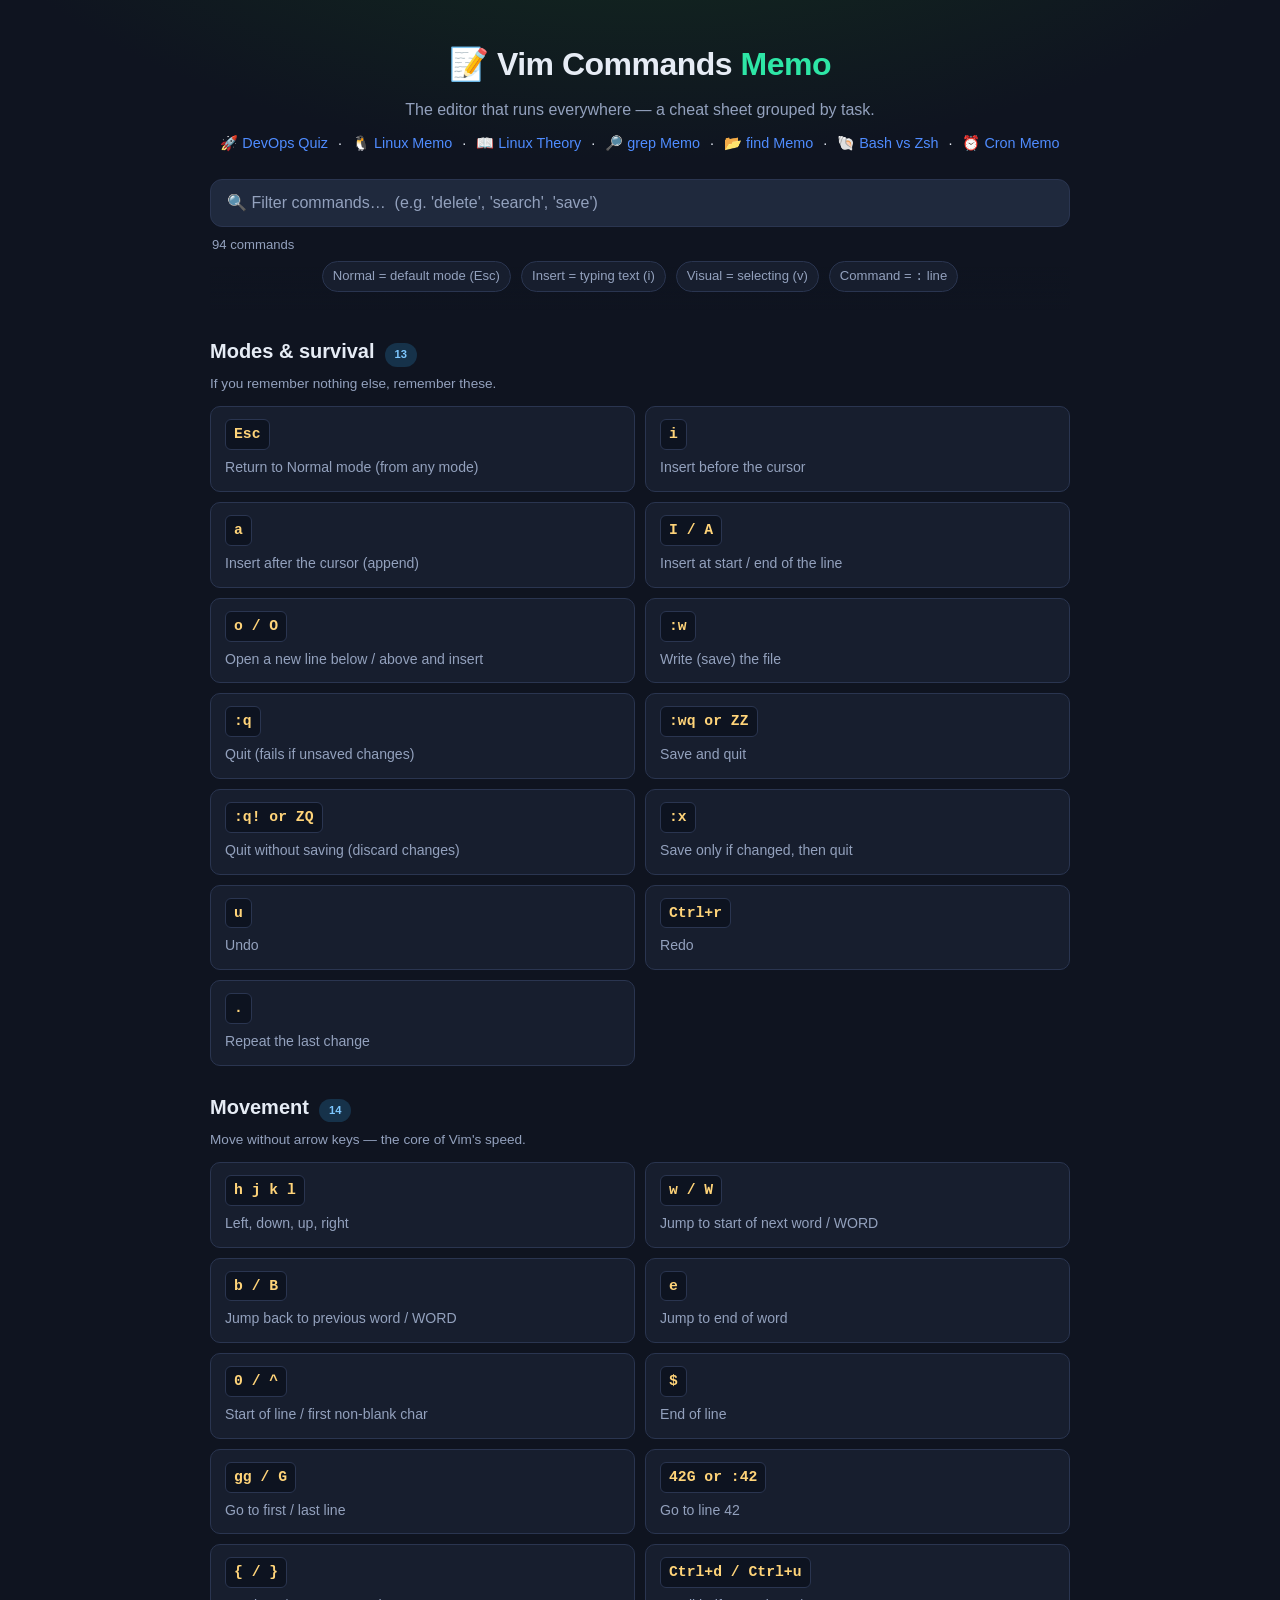
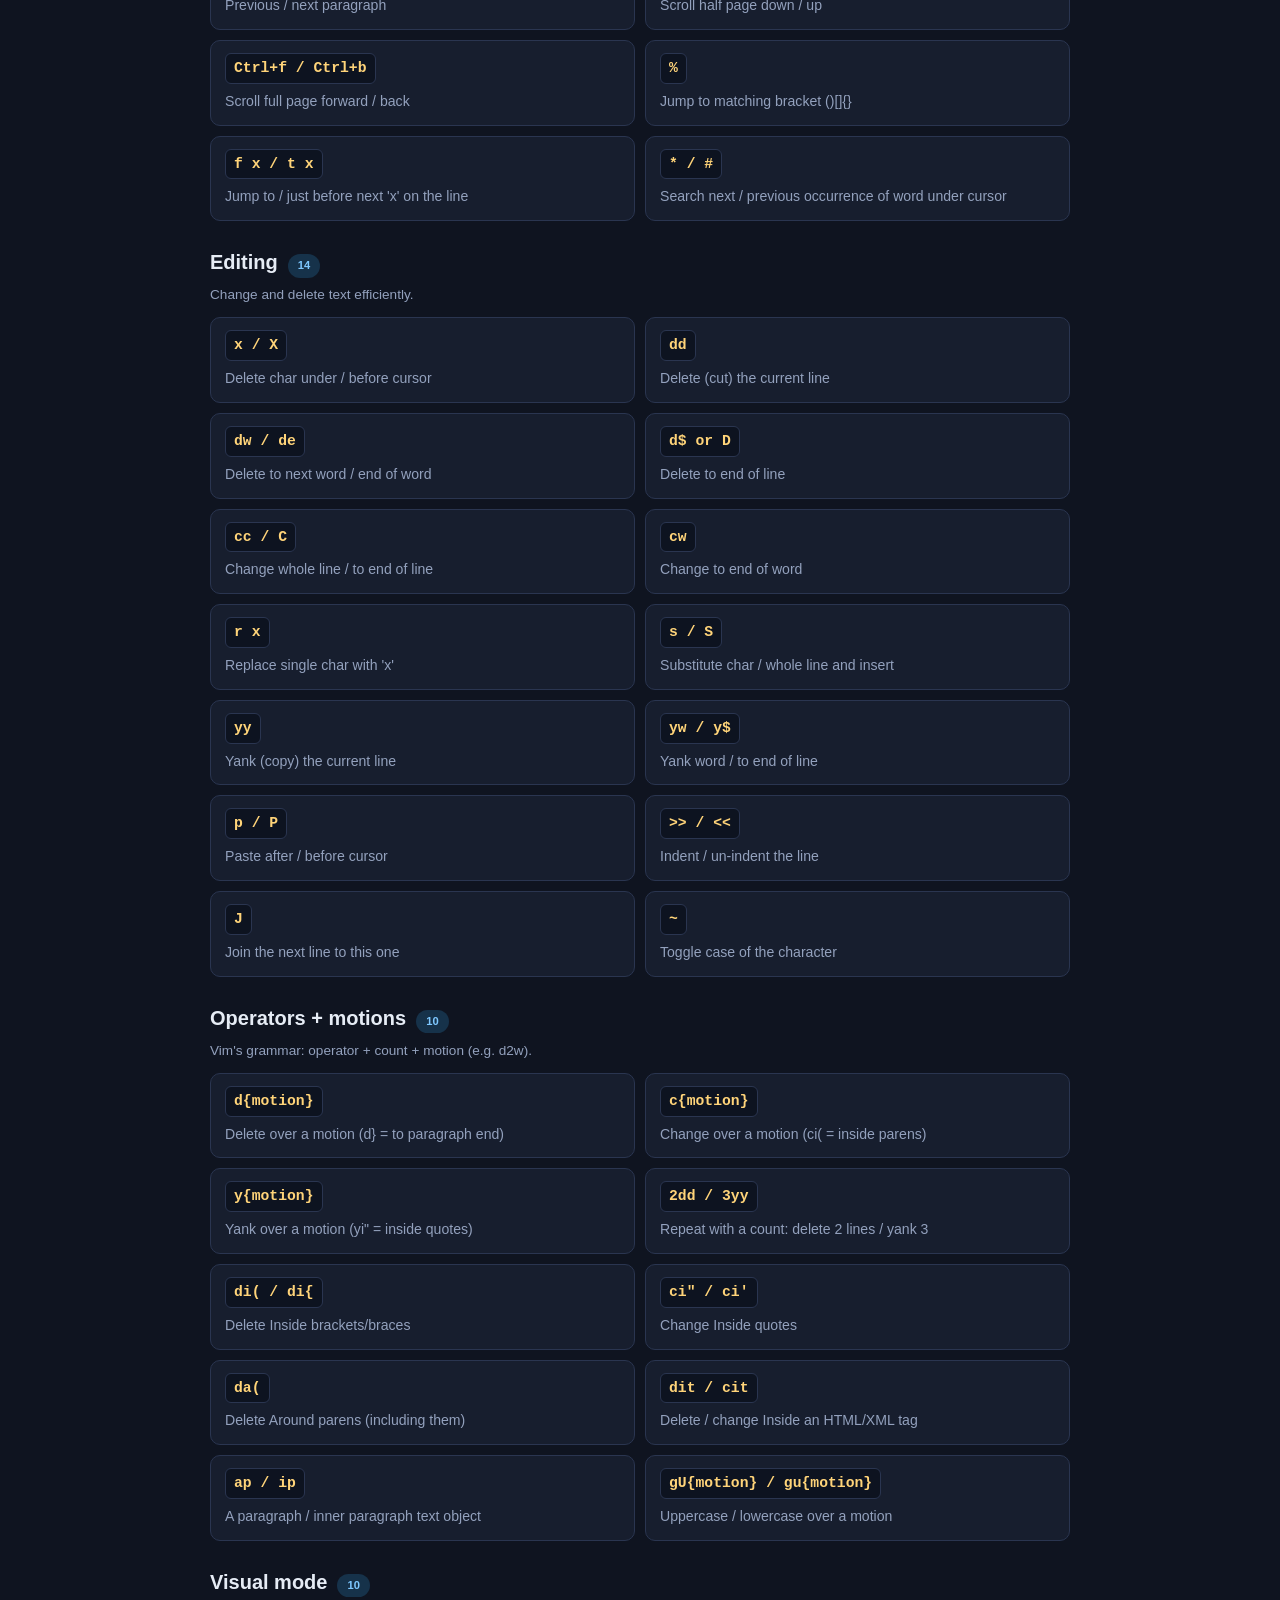
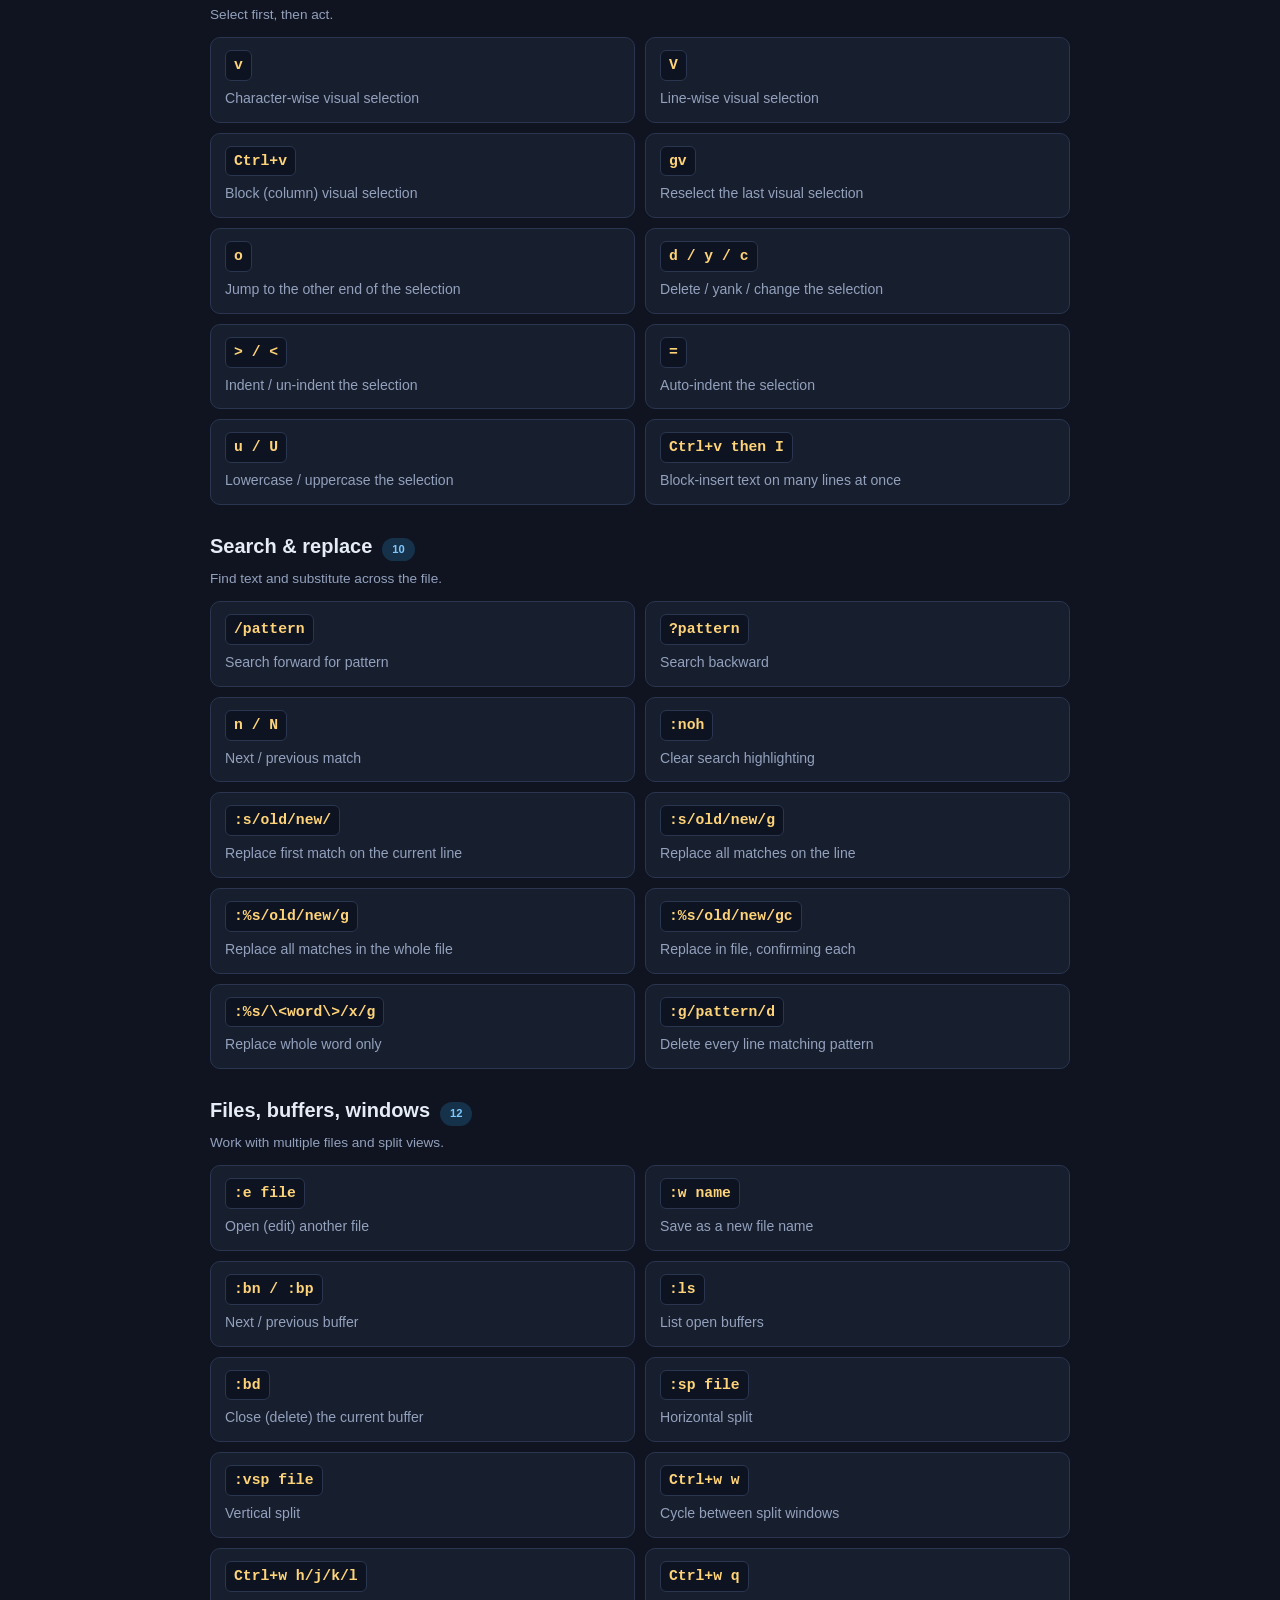
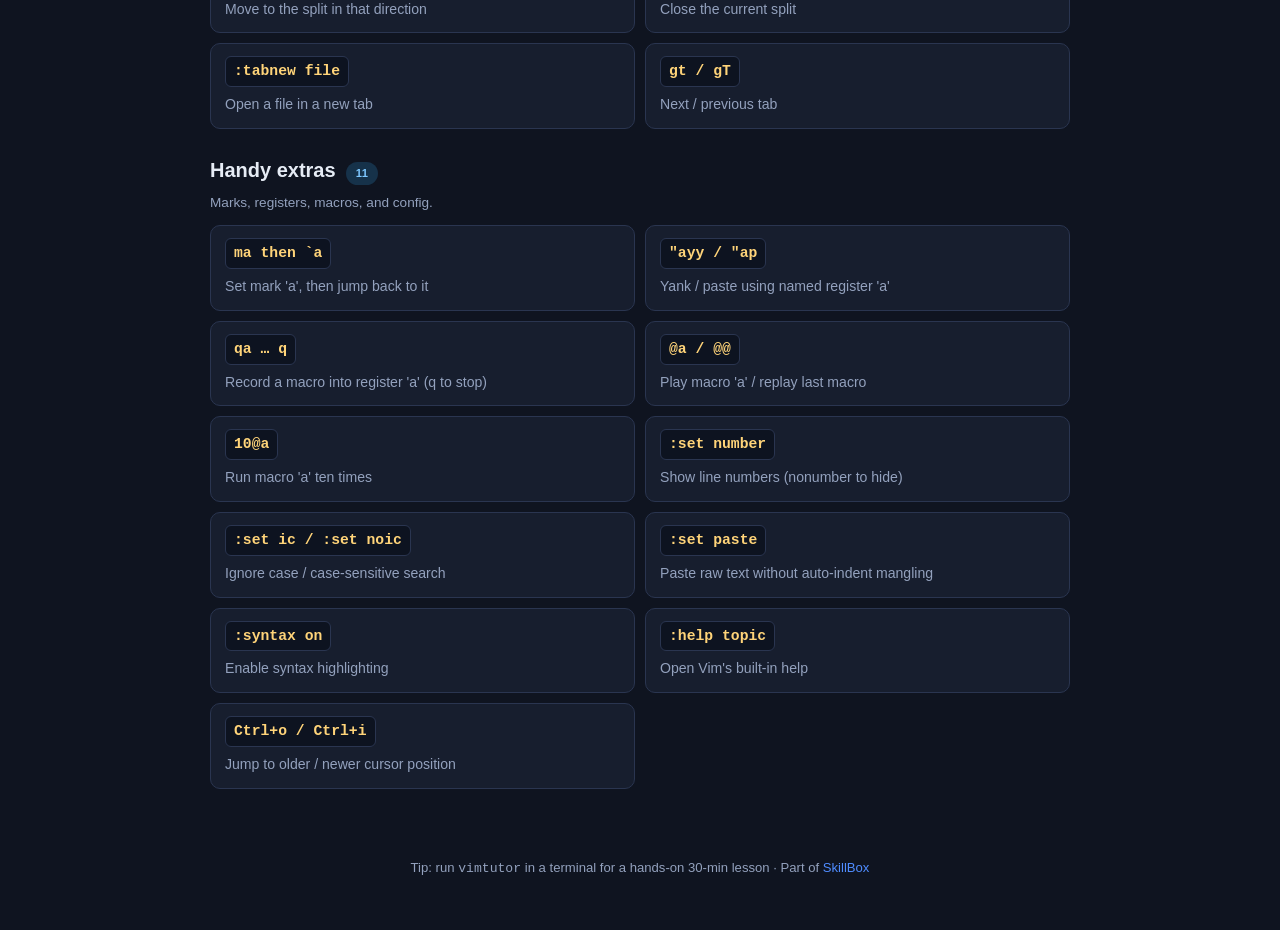
<file: docs/vim.html>
<!doctype html>
<html lang="en">
<head>
  <meta charset="utf-8" />
  <meta name="viewport" content="width=device-width, initial-scale=1" />
  <title>Vim Commands Memo · SkillBox</title>
  <style>
    :root {
      --bg: #0f1420; --panel: #171e2e; --panel-2: #1f293d;
      --text: #e6ecf5; --muted: #93a1bd; --accent: #4f8cff; --accent-2: #2ee6a6;
      --code: #ffd479; --border: #2a3550; --radius: 14px;
    }
    * { box-sizing: border-box; }
    body {
      margin: 0;
      font-family: -apple-system, BlinkMacSystemFont, "Segoe UI", Roboto, Helvetica, Arial, sans-serif;
      background: radial-gradient(1200px 600px at 50% -200px, #14321f 0%, var(--bg) 60%);
      color: var(--text); line-height: 1.55; min-height: 100vh;
    }
    .wrap { max-width: 900px; margin: 0 auto; padding: 0 20px; }
    .site-header { padding: 40px 0 10px; text-align: center; }
    .site-header h1 { margin: 0; font-size: 2rem; letter-spacing: -0.5px; }
    .site-header h1 span { color: var(--accent-2); }
    .tagline { color: var(--muted); margin: 8px 0 0; }
    .nav { margin-top: 10px; font-size: .9rem; }
    .nav a { color: var(--accent); text-decoration: none; margin: 0 6px; }
    .nav a:hover { text-decoration: underline; }

    .toolbar {
      position: sticky; top: 0; z-index: 5; padding: 14px 0;
      background: linear-gradient(180deg, var(--bg) 70%, transparent);
    }
    #search {
      width: 100%; padding: 14px 16px; font-size: 1rem;
      background: var(--panel-2); color: var(--text);
      border: 1px solid var(--border); border-radius: 12px;
    }
    #search::placeholder { color: var(--muted); }
    .count { color: var(--muted); font-size: .82rem; margin: 8px 2px 0; }

    .modes-legend {
      display: flex; gap: 10px; flex-wrap: wrap; justify-content: center;
      margin: 6px 0 4px; font-size: .82rem; color: var(--muted);
    }
    .modes-legend span { background: var(--panel); border: 1px solid var(--border); padding: 4px 10px; border-radius: 999px; }

    .tier { margin: 26px 0; }
    .tier-head { display: flex; align-items: baseline; gap: 10px; margin: 0 0 12px; }
    .tier-head h2 { margin: 0; font-size: 1.25rem; }
    .badge { font-size: .7rem; padding: 3px 10px; border-radius: 999px; font-weight: 700; background: #16324a; color: #7ec8ff; }

    .grid { display: grid; grid-template-columns: 1fr 1fr; gap: 10px; }
    @media (max-width: 640px) { .grid { grid-template-columns: 1fr; } }

    .cmd {
      background: var(--panel); border: 1px solid var(--border);
      border-radius: 10px; padding: 12px 14px;
    }
    .cmd code {
      display: inline-block; font-family: "SF Mono", "Fira Code", Menlo, Consolas, monospace;
      color: var(--code); font-size: .92rem; font-weight: 600;
      background: #0d1320; padding: 3px 8px; border-radius: 6px; border: 1px solid var(--border);
      word-break: break-word;
    }
    .cmd .desc { color: var(--muted); font-size: .88rem; margin-top: 7px; }
    .cmd.hidden { display: none; }
    .tier.hidden { display: none; }
    .noresults { text-align: center; color: var(--muted); padding: 30px; display: none; }

    .site-footer { text-align: center; padding: 30px 0 40px; color: var(--muted); font-size: .82rem; }
    .site-footer a { color: var(--accent); text-decoration: none; }
  </style>
</head>
<body>
  <header class="site-header">
    <div class="wrap">
      <h1>📝 Vim Commands <span>Memo</span></h1>
      <p class="tagline">The editor that runs everywhere — a cheat sheet grouped by task.</p>
      <nav class="nav">
        <a href="./">🚀 DevOps Quiz</a> ·
        <a href="linux.html">🐧 Linux Memo</a> ·
        <a href="linux-theory.html">📖 Linux Theory</a> ·
        <a href="grep.html">🔎 grep Memo</a> ·
        <a href="find.html">📂 find Memo</a> ·
        <a href="bash-vs-zsh.html">🐚 Bash vs Zsh</a> ·
        <a href="cron.html">⏰ Cron Memo</a>
      </nav>
    </div>
  </header>

  <main class="wrap">
    <div class="toolbar">
      <input id="search" type="search" placeholder="🔍 Filter commands…  (e.g. 'delete', 'search', 'save')" autocomplete="off" />
      <p class="count" id="count"></p>
      <div class="modes-legend">
        <span>Normal = default mode (Esc)</span>
        <span>Insert = typing text (i)</span>
        <span>Visual = selecting (v)</span>
        <span>Command = <code>:</code> line</span>
      </div>
    </div>

    <div id="tiers"></div>
    <p class="noresults" id="noresults">No commands match your search.</p>
  </main>

  <footer class="site-footer">
    <div class="wrap">
      <p>Tip: run <code>vimtutor</code> in a terminal for a hands-on 30-min lesson · Part of <a href="https://github.com/skybytescode/skillbox">SkillBox</a></p>
    </div>
  </footer>

  <script>
    const DATA = [
      {
        tier: "Modes & survival", desc: "If you remember nothing else, remember these.",
        cmds: [
          ["Esc", "Return to Normal mode (from any mode)"],
          ["i", "Insert before the cursor"],
          ["a", "Insert after the cursor (append)"],
          ["I / A", "Insert at start / end of the line"],
          ["o / O", "Open a new line below / above and insert"],
          [":w", "Write (save) the file"],
          [":q", "Quit (fails if unsaved changes)"],
          [":wq  or  ZZ", "Save and quit"],
          [":q!  or  ZQ", "Quit without saving (discard changes)"],
          [":x", "Save only if changed, then quit"],
          ["u", "Undo"],
          ["Ctrl+r", "Redo"],
          [".", "Repeat the last change"],
        ],
      },
      {
        tier: "Movement", desc: "Move without arrow keys — the core of Vim's speed.",
        cmds: [
          ["h j k l", "Left, down, up, right"],
          ["w / W", "Jump to start of next word / WORD"],
          ["b / B", "Jump back to previous word / WORD"],
          ["e", "Jump to end of word"],
          ["0 / ^", "Start of line / first non-blank char"],
          ["$", "End of line"],
          ["gg / G", "Go to first / last line"],
          ["42G  or  :42", "Go to line 42"],
          ["{ / }", "Previous / next paragraph"],
          ["Ctrl+d / Ctrl+u", "Scroll half page down / up"],
          ["Ctrl+f / Ctrl+b", "Scroll full page forward / back"],
          ["% ", "Jump to matching bracket ()[]{}"],
          ["f x / t x", "Jump to / just before next 'x' on the line"],
          ["* / #", "Search next / previous occurrence of word under cursor"],
        ],
      },
      {
        tier: "Editing", desc: "Change and delete text efficiently.",
        cmds: [
          ["x / X", "Delete char under / before cursor"],
          ["dd", "Delete (cut) the current line"],
          ["dw / de", "Delete to next word / end of word"],
          ["d$  or  D", "Delete to end of line"],
          ["cc / C", "Change whole line / to end of line"],
          ["cw", "Change to end of word"],
          ["r x", "Replace single char with 'x'"],
          ["s / S", "Substitute char / whole line and insert"],
          ["yy", "Yank (copy) the current line"],
          ["yw / y$", "Yank word / to end of line"],
          ["p / P", "Paste after / before cursor"],
          [">> / <<", "Indent / un-indent the line"],
          ["J", "Join the next line to this one"],
          ["~", "Toggle case of the character"],
        ],
      },
      {
        tier: "Operators + motions", desc: "Vim's grammar: operator + count + motion (e.g. d2w).",
        cmds: [
          ["d{motion}", "Delete over a motion (d} = to paragraph end)"],
          ["c{motion}", "Change over a motion (ci( = inside parens)"],
          ["y{motion}", "Yank over a motion (yi\" = inside quotes)"],
          ["2dd / 3yy", "Repeat with a count: delete 2 lines / yank 3"],
          ["di( / di{", "Delete Inside brackets/braces"],
          ["ci\" / ci'", "Change Inside quotes"],
          ["da( ", "Delete Around parens (including them)"],
          ["dit / cit", "Delete / change Inside an HTML/XML tag"],
          ["ap / ip", "A paragraph / inner paragraph text object"],
          ["gU{motion} / gu{motion}", "Uppercase / lowercase over a motion"],
        ],
      },
      {
        tier: "Visual mode", desc: "Select first, then act.",
        cmds: [
          ["v", "Character-wise visual selection"],
          ["V", "Line-wise visual selection"],
          ["Ctrl+v", "Block (column) visual selection"],
          ["gv", "Reselect the last visual selection"],
          ["o", "Jump to the other end of the selection"],
          ["d / y / c", "Delete / yank / change the selection"],
          ["> / <", "Indent / un-indent the selection"],
          ["=", "Auto-indent the selection"],
          ["u / U", "Lowercase / uppercase the selection"],
          ["Ctrl+v then I", "Block-insert text on many lines at once"],
        ],
      },
      {
        tier: "Search & replace", desc: "Find text and substitute across the file.",
        cmds: [
          ["/pattern", "Search forward for pattern"],
          ["?pattern", "Search backward"],
          ["n / N", "Next / previous match"],
          [":noh", "Clear search highlighting"],
          [":s/old/new/", "Replace first match on the current line"],
          [":s/old/new/g", "Replace all matches on the line"],
          [":%s/old/new/g", "Replace all matches in the whole file"],
          [":%s/old/new/gc", "Replace in file, confirming each"],
          [":%s/\\<word\\>/x/g", "Replace whole word only"],
          [":g/pattern/d", "Delete every line matching pattern"],
        ],
      },
      {
        tier: "Files, buffers, windows", desc: "Work with multiple files and split views.",
        cmds: [
          [":e file", "Open (edit) another file"],
          [":w name", "Save as a new file name"],
          [":bn / :bp", "Next / previous buffer"],
          [":ls", "List open buffers"],
          [":bd", "Close (delete) the current buffer"],
          [":sp file", "Horizontal split"],
          [":vsp file", "Vertical split"],
          ["Ctrl+w w", "Cycle between split windows"],
          ["Ctrl+w h/j/k/l", "Move to the split in that direction"],
          ["Ctrl+w q", "Close the current split"],
          [":tabnew file", "Open a file in a new tab"],
          ["gt / gT", "Next / previous tab"],
        ],
      },
      {
        tier: "Handy extras", desc: "Marks, registers, macros, and config.",
        cmds: [
          ["ma  then  `a", "Set mark 'a', then jump back to it"],
          ["\"ayy / \"ap", "Yank / paste using named register 'a'"],
          ["qa … q", "Record a macro into register 'a' (q to stop)"],
          ["@a / @@", "Play macro 'a' / replay last macro"],
          ["10@a", "Run macro 'a' ten times"],
          [":set number", "Show line numbers (nonumber to hide)"],
          [":set ic / :set noic", "Ignore case / case-sensitive search"],
          [":set paste", "Paste raw text without auto-indent mangling"],
          [":syntax on", "Enable syntax highlighting"],
          [":help topic", "Open Vim's built-in help"],
          ["Ctrl+o / Ctrl+i", "Jump to older / newer cursor position"],
        ],
      },
    ];

    const tiersEl = document.getElementById("tiers");
    const total = DATA.reduce((n, t) => n + t.cmds.length, 0);

    for (const t of DATA) {
      const section = document.createElement("section");
      section.className = "tier";
      section.innerHTML =
        `<div class="tier-head"><h2>${t.tier}</h2><span class="badge">${t.cmds.length}</span></div>` +
        (t.desc ? `<p style="color:var(--muted);font-size:.85rem;margin:-6px 0 12px">${t.desc}</p>` : "");
      const grid = document.createElement("div");
      grid.className = "grid";
      for (const [cmd, desc] of t.cmds) {
        const div = document.createElement("div");
        div.className = "cmd";
        div.dataset.text = (cmd + " " + desc).toLowerCase();
        div.innerHTML = `<code></code><div class="desc"></div>`;
        div.querySelector("code").textContent = cmd;
        div.querySelector(".desc").textContent = desc;
        grid.appendChild(div);
      }
      section.appendChild(grid);
      tiersEl.appendChild(section);
    }

    const search = document.getElementById("search");
    const countEl = document.getElementById("count");
    const noResults = document.getElementById("noresults");
    countEl.textContent = `${total} commands`;

    search.addEventListener("input", () => {
      const q = search.value.trim().toLowerCase();
      let shown = 0;
      for (const section of document.querySelectorAll(".tier")) {
        let visibleInSection = 0;
        for (const card of section.querySelectorAll(".cmd")) {
          const match = !q || card.dataset.text.includes(q);
          card.classList.toggle("hidden", !match);
          if (match) { shown++; visibleInSection++; }
        }
        section.classList.toggle("hidden", visibleInSection === 0);
      }
      countEl.textContent = q ? `${shown} of ${total} commands` : `${total} commands`;
      noResults.style.display = shown === 0 ? "block" : "none";
    });
  </script>
</body>
</html>
</file>
<file: docs/style.css>
:root {
  --bg: #0f1420;
  --panel: #171e2e;
  --panel-2: #1f293d;
  --text: #e6ecf5;
  --muted: #93a1bd;
  --accent: #4f8cff;
  --accent-2: #2ee6a6;
  --danger: #ff5d6c;
  --border: #2a3550;
  --radius: 14px;
}

* { box-sizing: border-box; }

body {
  margin: 0;
  font-family: -apple-system, BlinkMacSystemFont, "Segoe UI", Roboto, Helvetica, Arial, sans-serif;
  background: radial-gradient(1200px 600px at 50% -200px, #1b2540 0%, var(--bg) 60%);
  color: var(--text);
  line-height: 1.55;
  min-height: 100vh;
}

.wrap { max-width: 720px; margin: 0 auto; padding: 0 20px; }

.site-header { padding: 42px 0 18px; text-align: center; }
.site-header h1 { margin: 0; font-size: 2rem; letter-spacing: -0.5px; }
.site-header h1 span { color: var(--accent); }
.tagline { color: var(--muted); margin: 8px 0 0; }

.card {
  background: var(--panel);
  border: 1px solid var(--border);
  border-radius: var(--radius);
  padding: 28px;
  margin: 24px 0;
  box-shadow: 0 12px 40px rgba(0,0,0,0.35);
}

.card h2 { margin-top: 0; }

.hidden { display: none; }

.field { margin: 16px 0; }
.field label { display: block; font-size: 0.85rem; color: var(--muted); margin-bottom: 6px; }
select {
  width: 100%;
  padding: 12px 14px;
  background: var(--panel-2);
  color: var(--text);
  border: 1px solid var(--border);
  border-radius: 10px;
  font-size: 1rem;
}

.btn {
  border: none;
  border-radius: 10px;
  padding: 13px 22px;
  font-size: 1rem;
  font-weight: 600;
  cursor: pointer;
  transition: transform .05s ease, filter .15s ease;
}
.btn:active { transform: translateY(1px); }
.btn.primary { background: linear-gradient(135deg, var(--accent), #6aa0ff); color: #fff; }
.btn.primary:disabled { opacity: 0.5; cursor: not-allowed; filter: grayscale(0.4); }
.btn:hover:not(:disabled) { filter: brightness(1.08); }

.meta { color: var(--muted); font-size: 0.88rem; }

/* Progress bar */
.progress { height: 6px; background: var(--panel-2); border-radius: 999px; overflow: hidden; margin-bottom: 18px; }
#progressBar { height: 100%; width: 0; background: linear-gradient(90deg, var(--accent), var(--accent-2)); transition: width .3s ease; }

/* Options */
.options { list-style: none; padding: 0; margin: 18px 0; }
.options li { margin: 10px 0; }
.opt {
  display: block;
  width: 100%;
  text-align: left;
  padding: 14px 16px;
  background: var(--panel-2);
  border: 1px solid var(--border);
  border-radius: 10px;
  color: var(--text);
  font-size: 0.98rem;
  cursor: pointer;
  transition: border-color .12s ease, background .12s ease;
}
.opt:hover { border-color: var(--accent); }
.opt.selected { border-color: var(--accent); background: #223056; }

.quiz-nav { display: flex; align-items: center; justify-content: space-between; margin-top: 8px; }

/* Result */
.score-ring {
  width: 150px; height: 150px; margin: 10px auto 6px;
  border-radius: 50%;
  display: grid; place-items: center;
  background: conic-gradient(var(--accent-2) var(--pct, 0%), var(--panel-2) 0);
  position: relative;
}
.score-ring::before {
  content: ""; position: absolute; inset: 12px; border-radius: 50%; background: var(--panel);
}
.score-ring span { position: relative; font-size: 2rem; font-weight: 700; }
.score-line { text-align: center; font-size: 1.05rem; margin-bottom: 22px; }

.review { margin: 20px 0; }
.review-item {
  border-left: 3px solid var(--border);
  padding: 10px 14px;
  margin: 10px 0;
  background: var(--panel-2);
  border-radius: 0 10px 10px 0;
}
.review-item.ok { border-left-color: var(--accent-2); }
.review-item.bad { border-left-color: var(--danger); }
.review-item .q { font-weight: 600; }
.review-item .exp { color: var(--muted); font-size: 0.9rem; margin-top: 4px; }
.tag { font-size: 0.72rem; padding: 2px 8px; border-radius: 999px; background: var(--border); color: var(--text); }

.site-footer { text-align: center; padding: 30px 0 40px; color: var(--muted); font-size: 0.82rem; }

#restartBtn { display: block; margin: 8px auto 0; }
</file>
<file: docs/os-book/style.css>
:root {
  --bg: #0f1420;
  --panel: #171e2e;
  --panel-2: #1f293d;
  --text: #e6ecf5;
  --muted: #93a1bd;
  --accent: #4f8cff;
  --accent-2: #2ee6a6;
  --danger: #ff5d6c;
  --border: #2a3550;
  --radius: 14px;
  --code: #ffd479;
}

* { box-sizing: border-box; }

html, body { height: 100%; }

body {
  margin: 0;
  font-family: -apple-system, BlinkMacSystemFont, "Segoe UI", Roboto, Helvetica, Arial, sans-serif;
  background: radial-gradient(1200px 600px at 50% -200px, #1b2540 0%, var(--bg) 60%);
  color: var(--text);
  line-height: 1.6;
  min-height: 100vh;
}

a { color: var(--accent); }

/* Top bar (shared look with the rest of the site) */
.topbar {
  position: sticky; top: 0; z-index: 30;
  display: flex; align-items: center; justify-content: space-between;
  padding: 12px 20px; background: rgba(15, 20, 32, .9); backdrop-filter: blur(8px);
  border-bottom: 1px solid var(--border); font-size: .9rem;
}
.topbar .brand { font-weight: 700; white-space: nowrap; }
.topbar .brand span { color: var(--accent); }
.topbar nav a { color: var(--muted); text-decoration: none; margin-left: 14px; }
.topbar nav a:hover { color: var(--text); }

.wrap { max-width: 900px; margin: 0 auto; padding: 0 20px; }

.hidden { display: none !important; }

/* ---------------- Landing / course overview ---------------- */
.hero { text-align: center; padding: 38px 0 10px; }
.hero h1 { margin: 0 0 8px; font-size: 1.9rem; letter-spacing: -.5px; }
.hero p { color: var(--muted); max-width: 640px; margin: 0 auto; }

.overall-progress { max-width: 420px; margin: 22px auto 0; }
.overall-progress .bar { height: 8px; border-radius: 999px; background: var(--panel-2); overflow: hidden; }
.overall-progress .bar > div { height: 100%; background: linear-gradient(90deg, var(--accent), var(--accent-2)); }
.overall-progress .label { text-align: center; color: var(--muted); font-size: .82rem; margin-top: 6px; }

.chapter-list { max-width: 720px; margin: 30px auto 60px; display: flex; flex-direction: column; gap: 10px; }
.chapter-card {
  display: flex; align-items: center; gap: 16px;
  background: var(--panel); border: 1px solid var(--border); border-radius: var(--radius);
  padding: 16px 18px; cursor: pointer; transition: border-color .15s ease, transform .05s ease;
  text-decoration: none; color: inherit;
}
.chapter-card:hover { border-color: var(--accent); }
.chapter-card .num {
  flex: 0 0 auto; width: 40px; height: 40px; border-radius: 10px;
  background: var(--panel-2); display: grid; place-items: center;
  font-weight: 700; color: var(--accent);
}
.chapter-card .num.done { background: var(--accent-2); color: #05261c; }
.chapter-card .meta { flex: 1; min-width: 0; }
.chapter-card .meta .title { font-weight: 600; }
.chapter-card .meta .sub { color: var(--muted); font-size: .82rem; margin-top: 2px; }
.chapter-card .pct { flex: 0 0 auto; color: var(--muted); font-size: .82rem; font-variant-numeric: tabular-nums; }

.foreword-toggle { text-align: center; margin: 10px 0 0; }
.foreword-box {
  max-width: 720px; margin: 18px auto; background: var(--panel); border: 1px solid var(--border);
  border-radius: var(--radius); padding: 24px 28px;
}
.foreword-box h2 { margin-top: 0; }

/* ---------------- Course/step view ---------------- */
.course-shell { display: grid; grid-template-columns: 280px 1fr; gap: 0; min-height: calc(100vh - 53px); }
@media (max-width: 860px) {
  .course-shell { grid-template-columns: 1fr; }
  .sidebar { position: fixed; inset: 53px 0 0 0; transform: translateX(-100%); transition: transform .2s ease; z-index: 25; }
  .sidebar.open { transform: translateX(0); }
  .menu-btn { display: inline-flex !important; }
}

.sidebar {
  background: var(--panel); border-right: 1px solid var(--border);
  overflow-y: auto; padding: 10px 0;
}
.sidebar .chapter-group { border-bottom: 1px solid var(--border); }
.sidebar .chapter-head {
  display: flex; align-items: center; gap: 10px; padding: 12px 16px; cursor: pointer; user-select: none;
  font-size: .88rem; font-weight: 600;
}
.sidebar .chapter-head:hover { background: var(--panel-2); }
.sidebar .chapter-head .dot {
  flex: 0 0 auto; width: 8px; height: 8px; border-radius: 50%; background: var(--border);
}
.sidebar .chapter-head .dot.done { background: var(--accent-2); }
.sidebar .chapter-head .arrow { margin-left: auto; color: var(--muted); transition: transform .15s ease; font-size: .75rem; }
.sidebar .chapter-group.open .chapter-head .arrow { transform: rotate(90deg); }
.sidebar .steps { display: none; padding: 2px 0 8px; }
.sidebar .chapter-group.open .steps { display: block; }
.sidebar .step-link {
  display: flex; align-items: center; gap: 8px;
  padding: 7px 16px 7px 34px; font-size: .82rem; color: var(--muted); cursor: pointer;
  border-left: 2px solid transparent;
}
.sidebar .step-link:hover { color: var(--text); background: var(--panel-2); }
.sidebar .step-link.active { color: var(--text); border-left-color: var(--accent); background: var(--panel-2); }
.sidebar .step-link .check { flex: 0 0 auto; width: 14px; color: var(--accent-2); font-size: .78rem; }

.content-pane { padding: 26px 30px 100px; overflow-y: auto; }
.content-pane .crumb { color: var(--muted); font-size: .82rem; margin-bottom: 6px; }
.content-pane h1.step-title { margin: 0 0 18px; font-size: 1.5rem; }

.progress-bar { height: 5px; background: var(--panel-2); border-radius: 999px; overflow: hidden; margin-bottom: 20px; }
.progress-bar > div { height: 100%; background: linear-gradient(90deg, var(--accent), var(--accent-2)); transition: width .25s ease; }

.step-body p { margin: 0 0 14px; }
.step-body ul { margin: 0 0 14px; padding-left: 22px; }
.step-body li { margin: 4px 0; }
.step-body pre {
  background: #0b0f18; border: 1px solid var(--border); border-radius: 10px;
  padding: 14px 16px; overflow-x: auto; margin: 0 0 16px;
}
.step-body code { font-family: "SF Mono", "Fira Code", Menlo, Consolas, monospace; color: var(--code); font-size: .88rem; }
.step-body p code { background: var(--panel-2); padding: 1px 6px; border-radius: 5px; }
.step-body img { max-width: 100%; border-radius: 10px; border: 1px solid var(--border); display: block; margin: 18px 0; }

.learn-box {
  background: var(--panel); border: 1px solid var(--border); border-radius: var(--radius);
  padding: 18px 22px; margin-bottom: 20px;
}
.learn-box h3 { margin: 0 0 10px; font-size: .95rem; color: var(--accent); }
.learn-box ul { margin: 0; padding-left: 20px; }

.keyword-tags { display: flex; flex-wrap: wrap; gap: 8px; margin: 18px 0; }
.keyword-tags .tag { background: var(--panel-2); border: 1px solid var(--border); border-radius: 999px; padding: 4px 12px; font-size: .8rem; color: var(--muted); }

.step-nav {
  position: sticky; bottom: 0; display: flex; align-items: center; justify-content: space-between;
  gap: 12px; padding: 14px 0 0; margin-top: 30px; border-top: 1px solid var(--border);
  background: linear-gradient(to top, var(--bg) 60%, transparent);
}
.btn {
  border: none; border-radius: 10px; padding: 11px 20px; font-size: .92rem; font-weight: 600;
  cursor: pointer; transition: filter .15s ease, transform .05s ease; color: var(--text); background: var(--panel-2);
  border: 1px solid var(--border);
}
.btn:active { transform: translateY(1px); }
.btn.primary { background: linear-gradient(135deg, var(--accent), #6aa0ff); color: #fff; border: none; }
.btn:hover:not(:disabled) { filter: brightness(1.1); }
.btn:disabled { opacity: .4; cursor: not-allowed; }

.menu-btn {
  display: none; align-items: center; justify-content: center; width: 34px; height: 34px;
  background: var(--panel-2); border: 1px solid var(--border); border-radius: 8px; color: var(--text); cursor: pointer;
}

/* Quiz step (reuses the same visual language as the DevOps quiz) */
.quiz-meta { color: var(--muted); font-size: .85rem; margin-bottom: 8px; }
.quiz-options { list-style: none; padding: 0; margin: 18px 0; }
.quiz-options li { margin: 10px 0; }
.opt {
  display: block; width: 100%; text-align: left; padding: 14px 16px;
  background: var(--panel-2); border: 1px solid var(--border); border-radius: 10px;
  color: var(--text); font-size: .96rem; cursor: pointer; transition: border-color .12s ease, background .12s ease;
}
.opt:hover { border-color: var(--accent); }
.opt.selected { border-color: var(--accent); background: #223056; }

.score-ring {
  width: 140px; height: 140px; margin: 6px auto 6px; border-radius: 50%;
  display: grid; place-items: center;
  background: conic-gradient(var(--accent-2) var(--pct, 0%), var(--panel-2) 0);
  position: relative;
}
.score-ring::before { content: ""; position: absolute; inset: 11px; border-radius: 50%; background: var(--bg); }
.score-ring span { position: relative; font-size: 1.8rem; font-weight: 700; }
.score-line { text-align: center; font-size: 1rem; margin-bottom: 20px; color: var(--muted); }

.review-item {
  border-left: 3px solid var(--border); padding: 10px 14px; margin: 10px 0;
  background: var(--panel-2); border-radius: 0 10px 10px 0;
}
.review-item.ok { border-left-color: var(--accent-2); }
.review-item.bad { border-left-color: var(--danger); }
.review-item .q { font-weight: 600; }
.review-item .exp { color: var(--muted); font-size: .88rem; margin-top: 4px; }

.bib-list { padding-left: 20px; }
.bib-list li { margin: 8px 0; color: var(--muted); font-size: .9rem; }
</file>
